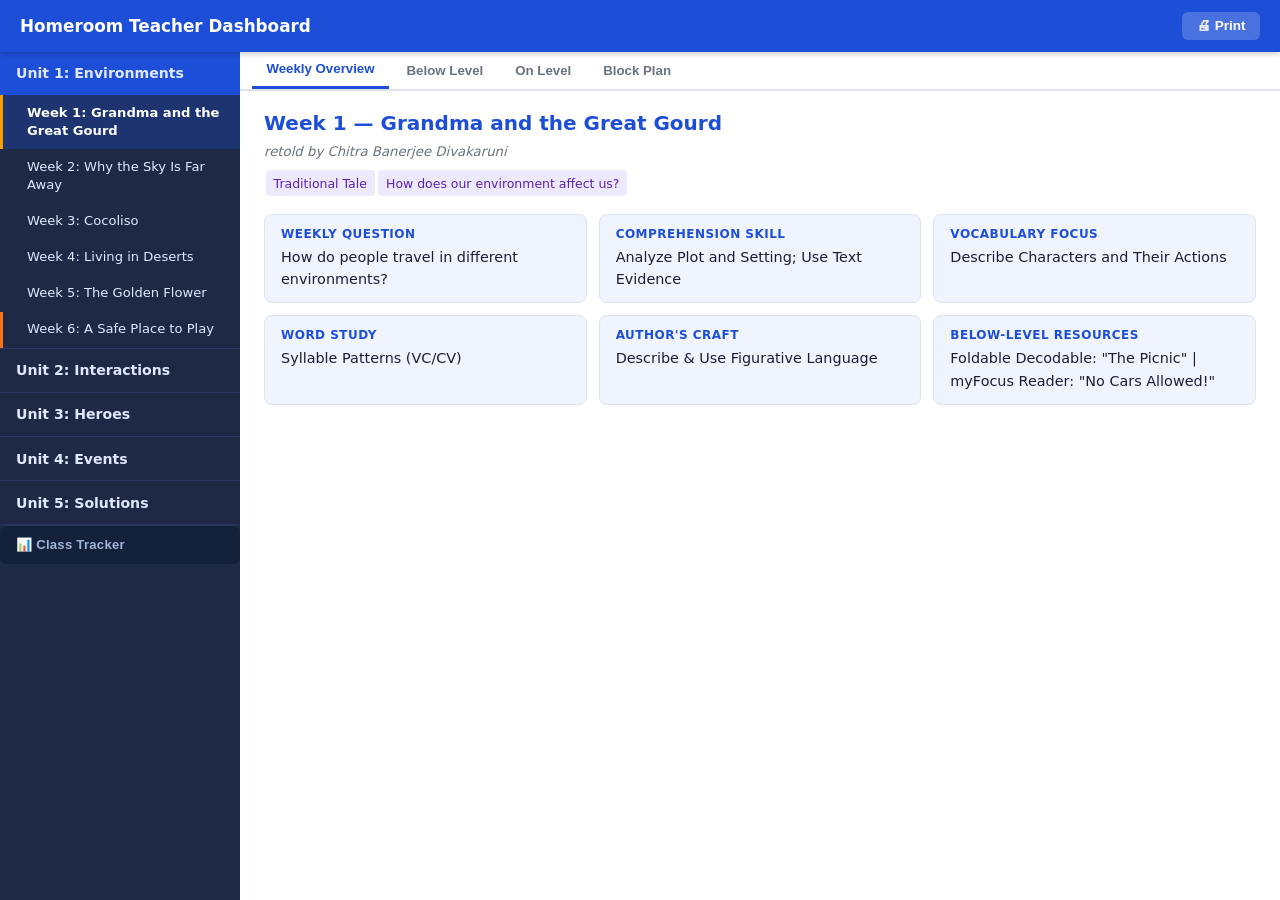
<file: index.html>
<!DOCTYPE html>
<html lang="en">
<head>
<script data-cochat-failure-overlay="true">
(function () {
  function show(msg) {
    var el = document.getElementById('cc-fail');
    if (!el) {
      el = document.createElement('div'); el.id = 'cc-fail';
      el.style.cssText = 'position:fixed;inset:12px;z-index:2147483647;background:#fff;'
        + 'border:1px solid #d4d4d8;border-radius:12px;padding:20px;overflow:auto;'
        + 'font-family:system-ui,-apple-system,sans-serif;color:#27272a;'
        + 'box-shadow:0 4px 16px rgba(0,0,0,.08)';
      el.innerHTML = '<h2 style="margin:0 0 6px;font-size:16px;font-weight:600">'
        + 'This app stopped running</h2>'
        + '<p style="margin:0 0 12px;font-size:14px;color:#52525b">'
        + 'Share the details below in the chat and the assistant can fix it.</p>'
        + '<pre style="white-space:pre-wrap;background:#f4f4f5;border:1px solid #e4e4e7;'
        + 'padding:10px;border-radius:8px;font-size:12px;line-height:1.5;margin:0"></pre>';
      (document.body || document.documentElement).appendChild(el);
    }
    el.querySelector('pre').textContent += msg + '\n';
  }
  window.__ccFail = show;
  window.addEventListener('error', function (e) {
    if (e.target && (e.target.src || e.target.href)) {
      show('Could not load: ' + (e.target.src || e.target.href));
    } else {
      show((e.message || 'Unknown error') + (e.lineno ? ' (line ' + e.lineno + ')' : ''));
    }
  }, true);
  window.addEventListener('unhandledrejection', function (e) {
    show('Promise error: ' + (e.reason && e.reason.message ? e.reason.message : e.reason));
  });
})();
</script>
<script data-cochat-helper="true">
// Dark mode sync from parent
window.addEventListener('message', function(e) {
    if (e.data && e.data.type === 'darkMode') {
        document.documentElement.classList.toggle('dark', e.data.dark);
    }
});

// CoChat helpers — bridge to the parent window for authenticated calls.
// The artifact iframe has no ``allow-same-origin``, so localStorage and
// direct same-origin fetches with auth do not work here. The parent
// attaches the user's token, picks a model (preferring the active chat's
// selection over a platform default), and proxies to an allow-listed
// endpoint. If your caller wants to pin a specific model id, set
// ``window._cochatModel = '<model-id>'`` before invoking ``cochat.ask``.
(function() {
    // An artifact that ships its own bridge object keeps it; the host's copy
    // only fills the gap.
    if (window.cochat) { return; }
    var _pending = {};
    var _seq = 0;
    var _BRIDGE_TIMEOUT_MS = 30000;

    function _newRequestId() {
        _seq += 1;
        return 'cochat-' + Date.now().toString(36) + '-' + _seq.toString(36);
    }

    window.addEventListener('message', function(e) {
        var data = e.data;
        if (!data || data.type !== 'cochat:bridge:response') return;
        var pending = _pending[data.requestId];
        if (!pending) return;
        delete _pending[data.requestId];
        clearTimeout(pending.timer);
        if (data.error) {
            pending.reject(new Error(data.error));
        } else {
            pending.resolve(data);
        }
    });

    function _bridge(message) {
        return new Promise(function(resolve, reject) {
            if (!window.parent || window.parent === window) {
                reject(new Error('CoChat bridge unavailable: no parent window'));
                return;
            }
            var requestId = _newRequestId();
            var timer = setTimeout(function() {
                if (_pending[requestId]) {
                    delete _pending[requestId];
                    reject(new Error('CoChat bridge timed out after 30s'));
                }
            }, _BRIDGE_TIMEOUT_MS);
            _pending[requestId] = { resolve: resolve, reject: reject, timer: timer };
            try {
                window.parent.postMessage(
                    Object.assign({ requestId: requestId }, message),
                    '*'
                );
            } catch (err) {
                delete _pending[requestId];
                clearTimeout(timer);
                reject(err);
            }
        });
    }

    window.cochat = {
        // Call the LLM. The parent attaches auth and uses the current chat's model.
        // Usage: const reply = await cochat.ask("What is 2+2?", {system: "..."});
        ask: async function(prompt, options) {
            options = options || {};
            var model = (options && options.model) || window._cochatModel || '';
            var resp = await _bridge({
                type: 'cochat:ask',
                prompt: prompt,
                system: options.system || '',
                model: model
            });
            if (resp && typeof resp.content === 'string') return resp.content;
            return '';
        },

        // Proxied external HTTP call. Goes through /api/proxy parent-side.
        // Usage: const r = await cochat.fetch({method:'GET', url:'https://api.example.com/x'});
        fetch: async function(opts) {
            opts = opts || {};
            var resp = await _bridge({
                type: 'cochat:proxy',
                method: opts.method || 'GET',
                url: opts.url || '',
                headers: opts.headers || {},
                body: typeof opts.body === 'string' ? opts.body : (opts.body == null ? '' : JSON.stringify(opts.body))
            });
            return {
                ok: !!resp.ok,
                status: resp.status || 0,
                headers: resp.headers || {},
                body: resp.body || '',
                json: function() {
                    try { return JSON.parse(resp.body || ''); } catch (e) { return null; }
                }
            };
        }
    };
})();
</script>
<style data-cochat-base="true">
/*
 * CoChat artifact base theme.
 *
 * Inlined by `html_document.py:_artifact_renderer` into every HTML artifact's
 * <head>. The variables are always defined (harmless), the opinionated styles
 * are gated under `.cochat-base` so they only apply when the LLM opts in by
 * adding ``class="cochat-base"`` to <body>.
 *
 * Sources of truth (kept in sync with):
 *   src/app.css        — the `.cochat-artifact`-scoped --cc-* tokens
 *   tailwind.config.js — the cochat color scale
 *
 * Dark mode contract:
 *   The parent posts {type:'darkMode', dark} on iframe load and toggles
 *   `html.dark` via the listener injected by `_artifact_renderer`. We key the
 *   dark variables off `html.dark` (authoritative), plus a `prefers-color-
 *   scheme` fallback for the standalone /artifacts/[id] viewer and the brief
 *   pre-postMessage window.
 */

:root {
    /* Brand */
    --cc-primary: #811a71;
    --cc-primary-light: #9e3d8e;
    --cc-primary-dark: #5e1252;
    --cc-primary-subtle: rgba(129, 26, 113, 0.08);
    --cc-secondary: #450077;
    --cc-accent: #0ea371;
    --cc-accent-light: #12c98a;
    --cc-accent-subtle: rgba(14, 163, 113, 0.1);

    /* Neutrals */
    --cc-gray-50: #f9fafb;
    --cc-gray-100: #f3f4f6;
    --cc-gray-200: #e5e7eb;
    --cc-gray-300: #d1d5db;
    --cc-gray-400: #9ca3af;
    --cc-gray-500: #6b7280;
    --cc-gray-600: #4b5563;
    --cc-gray-700: #374151;
    --cc-gray-800: #1f2937;
    --cc-gray-900: #111827;

    /* Surfaces & text */
    --cc-surface: #ffffff;
    --cc-surface-soft: #fafafa;
    --cc-surface-muted: #f3f4f6;
    --cc-border: #e5e7eb;
    --cc-border-strong: #d1d5db;
    --cc-text: #111827;
    --cc-text-soft: #4b5563;
    --cc-text-muted: #6b7280;

    /* Semantic */
    --cc-success: #16a34a;
    --cc-warning: #d97706;
    --cc-danger: #dc2626;
    --cc-info: #2563eb;

    /* Radius */
    --cc-radius-xs: 4px;
    --cc-radius-sm: 6px;
    --cc-radius-md: 8px;
    --cc-radius-lg: 12px;
    --cc-radius-xl: 16px;
    --cc-radius-pill: 999px;

    /* Shadows */
    --cc-shadow-xs: 0 1px 2px rgba(0, 0, 0, 0.04);
    --cc-shadow-sm: 0 1px 3px rgba(0, 0, 0, 0.08);
    --cc-shadow-md: 0 4px 12px rgba(0, 0, 0, 0.08);
    --cc-shadow-lg: 0 8px 24px rgba(0, 0, 0, 0.12);
    --cc-shadow-focus: 0 0 0 3px rgba(129, 26, 113, 0.25);

    /* Typography */
    --cc-font-sans: -apple-system, BlinkMacSystemFont, 'Segoe UI', Roboto,
        'Helvetica Neue', Arial, sans-serif;
    --cc-font-mono: ui-monospace, SFMono-Regular, 'JetBrains Mono', Menlo,
        Consolas, monospace;
}

/* Dark mode — authoritative, driven by parent's html.dark toggle */
html.dark {
    --cc-primary: #d43ea6;
    --cc-primary-light: #e87bc5;
    --cc-primary-dark: #811a71;
    --cc-primary-subtle: rgba(212, 62, 166, 0.14);
    --cc-secondary: #9e3d8e;
    --cc-accent: #12c98a;
    --cc-accent-light: #34d399;
    --cc-accent-subtle: rgba(18, 201, 138, 0.14);

    --cc-gray-50: #171717;
    --cc-gray-100: #262626;
    --cc-gray-200: #333333;
    --cc-gray-300: #4e4e4e;
    --cc-gray-400: #676767;
    --cc-gray-500: #9b9b9b;
    --cc-gray-600: #b4b4b4;
    --cc-gray-700: #cdcdcd;
    --cc-gray-800: #ececec;
    --cc-gray-900: #f9f9f9;

    --cc-surface: #262626;
    --cc-surface-soft: #1f1f1f;
    --cc-surface-muted: #333333;
    --cc-border: #2a2a2a;
    --cc-border-strong: #4e4e4e;
    --cc-text: #eeeeee;
    --cc-text-soft: #cdcdcd;
    --cc-text-muted: #9b9b9b;

    --cc-success: #4ade80;
    --cc-warning: #fbbf24;
    --cc-danger: #f87171;
    --cc-info: #60a5fa;

    --cc-shadow-xs: 0 1px 2px rgba(0, 0, 0, 0.3);
    --cc-shadow-sm: 0 1px 3px rgba(0, 0, 0, 0.35);
    --cc-shadow-md: 0 4px 12px rgba(0, 0, 0, 0.4);
    --cc-shadow-lg: 0 8px 24px rgba(0, 0, 0, 0.5);
    --cc-shadow-focus: 0 0 0 3px rgba(212, 62, 166, 0.35);
}

/*
 * System-preference fallback for contexts where the parent hasn't (yet)
 * posted darkMode — e.g. the standalone /artifacts/[id] viewer or the
 * first paint before the load handler fires. `html.light` (if ever set)
 * pins light; `html.dark` (above) pins dark and wins via specificity.
 */
@media (prefers-color-scheme: dark) {
    :root:not(.light):not(.dark) {
        --cc-primary: #d43ea6;
        --cc-primary-light: #e87bc5;
        --cc-primary-dark: #811a71;
        --cc-primary-subtle: rgba(212, 62, 166, 0.14);
        --cc-secondary: #9e3d8e;
        --cc-accent: #12c98a;
        --cc-accent-light: #34d399;
        --cc-accent-subtle: rgba(18, 201, 138, 0.14);

        --cc-gray-50: #171717;
        --cc-gray-100: #262626;
        --cc-gray-200: #333333;
        --cc-gray-300: #4e4e4e;
        --cc-gray-400: #676767;
        --cc-gray-500: #9b9b9b;
        --cc-gray-600: #b4b4b4;
        --cc-gray-700: #cdcdcd;
        --cc-gray-800: #ececec;
        --cc-gray-900: #f9f9f9;

        --cc-surface: #262626;
        --cc-surface-soft: #1f1f1f;
        --cc-surface-muted: #333333;
        --cc-border: #2a2a2a;
        --cc-border-strong: #4e4e4e;
        --cc-text: #eeeeee;
        --cc-text-soft: #cdcdcd;
        --cc-text-muted: #9b9b9b;

        --cc-success: #4ade80;
        --cc-warning: #fbbf24;
        --cc-danger: #f87171;
        --cc-info: #60a5fa;
    }
}

/* ============================================================ *
 *  Opt-in opinionated styles                                   *
 *  Apply ONLY when <body class="cochat-base"> is present.      *
 *  Without the class, only the CSS variables above exist —     *
 *  zero visual effect on styled mockups.                       *
 * ============================================================ */

.cochat-base,
.cochat-base *,
.cochat-base *::before,
.cochat-base *::after {
    box-sizing: border-box;
}

.cochat-base {
    margin: 0;
    background: var(--cc-surface);
    color: var(--cc-text);
    font-family: var(--cc-font-sans);
    font-size: 14px;
    line-height: 1.5;
    -webkit-font-smoothing: antialiased;
    -moz-osx-font-smoothing: grayscale;
    accent-color: var(--cc-primary);
}

/* Headings */
.cochat-base h1,
.cochat-base h2,
.cochat-base h3,
.cochat-base h4,
.cochat-base h5,
.cochat-base h6 {
    margin: 0 0 0.5em;
    color: var(--cc-text);
    font-weight: 600;
    line-height: 1.25;
}
.cochat-base h1 { font-size: 1.5rem; }
.cochat-base h2 { font-size: 1.25rem; }
.cochat-base h3 { font-size: 1.125rem; }
.cochat-base h4 { font-size: 1rem; }

.cochat-base p { margin: 0 0 0.75em; }
.cochat-base small { color: var(--cc-text-muted); font-size: 0.875em; }

/* Links */
.cochat-base a {
    color: var(--cc-primary);
    text-decoration: none;
    transition: color 0.15s ease;
}
.cochat-base a:hover { color: var(--cc-primary-light); text-decoration: underline; }

/* Horizontal rule */
.cochat-base hr {
    border: 0;
    border-top: 1px solid var(--cc-border);
    margin: 1rem 0;
}

/* Buttons */
.cochat-base .cc-btn {
    display: inline-flex;
    align-items: center;
    justify-content: center;
    gap: 0.5em;
    padding: 0.5rem 0.9rem;
    border: 1px solid var(--cc-border-strong);
    border-radius: var(--cc-radius-md);
    background: var(--cc-surface-soft);
    color: var(--cc-text);
    font: inherit;
    font-weight: 500;
    cursor: pointer;
    transition: background 0.15s ease, border-color 0.15s ease, color 0.15s ease, box-shadow 0.15s ease;
}
.cochat-base .cc-btn:hover { background: var(--cc-surface-muted); border-color: var(--cc-primary); }
.cochat-base .cc-btn:disabled { opacity: 0.55; cursor: not-allowed; }

.cochat-base .cc-btn-primary {
    background: var(--cc-primary);
    border-color: var(--cc-primary);
    color: #fff;
}
.cochat-base .cc-btn-primary:hover {
    background: var(--cc-primary-light);
    border-color: var(--cc-primary-light);
    color: #fff;
}

.cochat-base .cc-btn-ghost {
    background: transparent;
    border-color: transparent;
    color: var(--cc-text-soft);
}
.cochat-base .cc-btn-ghost:hover {
    background: var(--cc-primary-subtle);
    color: var(--cc-primary);
}

/* Cards & panels */
.cochat-base .cc-card {
    background: var(--cc-surface);
    border: 1px solid var(--cc-border);
    border-radius: var(--cc-radius-lg);
    padding: 1rem;
    box-shadow: var(--cc-shadow-sm);
}
.cochat-base .cc-panel {
    background: var(--cc-surface-soft);
    border: 1px solid var(--cc-border);
    border-radius: var(--cc-radius-md);
    padding: 0.75rem;
}

/* Inputs */
.cochat-base .cc-input,
.cochat-base .cc-select,
.cochat-base .cc-textarea {
    width: 100%;
    padding: 0.5rem 0.7rem;
    background: var(--cc-surface);
    color: var(--cc-text);
    border: 1px solid var(--cc-border-strong);
    border-radius: var(--cc-radius-md);
    font: inherit;
    transition: border-color 0.15s ease, box-shadow 0.15s ease;
}
.cochat-base .cc-input:focus,
.cochat-base .cc-select:focus,
.cochat-base .cc-textarea:focus {
    outline: none;
    border-color: var(--cc-primary);
    box-shadow: var(--cc-shadow-focus);
}
.cochat-base .cc-textarea { min-height: 5rem; resize: vertical; }
.cochat-base label { display: inline-block; margin-bottom: 0.25rem; color: var(--cc-text-soft); font-size: 0.875em; }

/* Range slider — brand-tinted thumb in all browsers that support accent-color */
.cochat-base input[type='range'] { accent-color: var(--cc-primary); }

/* Tables */
.cochat-base table {
    width: 100%;
    border-collapse: collapse;
    font-size: 0.9375em;
}
.cochat-base th,
.cochat-base td {
    padding: 0.5rem 0.75rem;
    border-bottom: 1px solid var(--cc-border);
    text-align: left;
    vertical-align: top;
}
.cochat-base th { color: var(--cc-text-soft); font-weight: 600; background: var(--cc-surface-soft); }

/* Code */
.cochat-base code,
.cochat-base pre {
    font-family: var(--cc-font-mono);
    font-size: 0.875em;
}
.cochat-base code {
    background: var(--cc-surface-muted);
    color: var(--cc-text);
    padding: 0.1em 0.35em;
    border-radius: var(--cc-radius-xs);
}
.cochat-base pre {
    background: var(--cc-surface-muted);
    color: var(--cc-text);
    padding: 0.75rem 1rem;
    border-radius: var(--cc-radius-md);
    overflow-x: auto;
}
.cochat-base pre code { background: transparent; padding: 0; }

/* Focus ring for keyboard users (interactive elements not already covered) */
.cochat-base :focus-visible {
    outline: none;
    box-shadow: var(--cc-shadow-focus);
    border-radius: var(--cc-radius-sm);
}

/* Selection */
.cochat-base ::selection {
    background: var(--cc-primary-subtle);
    color: var(--cc-text);
}

/* Scrollbars (WebKit) — subtle, brand-tinted */
.cochat-base ::-webkit-scrollbar { width: 10px; height: 10px; }
.cochat-base ::-webkit-scrollbar-track { background: transparent; }
.cochat-base ::-webkit-scrollbar-thumb {
    background: var(--cc-border-strong);
    border-radius: var(--cc-radius-pill);
}
.cochat-base ::-webkit-scrollbar-thumb:hover { background: var(--cc-primary); }

/* Respect reduced motion */
@media (prefers-reduced-motion: reduce) {
    .cochat-base *,
    .cochat-base *::before,
    .cochat-base *::after {
        animation-duration: 0.001ms !important;
        animation-iteration-count: 1 !important;
        transition-duration: 0.001ms !important;
        scroll-behavior: auto !important;
    }
}

</style>
<meta charset="UTF-8">
<meta name="viewport" content="width=device-width, initial-scale=1.0">
<title>Homeroom Teacher Dashboard</title>
<link rel="stylesheet" href="style.css">
</head>
<body>
<header>
  <h1 id="hr-dash-title" title="Click to set your name" style="cursor:pointer">Homeroom Teacher Dashboard</h1>
  <div class="header-controls">
    <button id="print-btn">🖨 Print</button>
  </div>
</header>
<div id="app">
  <div id="sidebar"></div>
  <div id="main">
    <div id="tabs"></div>
    <div id="lesson-content"></div>
  </div>
</div>

<!-- Lesson data — already on your GitHub, loads fine -->
<script src="data_u1.js"></script>
<script src="data_u2.js"></script>
<script src="data_u3.js"></script>
<script src="data_u4.js"></script>
<script src="data_u5.js"></script>

<!-- ── PASSAGES — embedded inline, no separate file needed ── -->
<script>
window.HR_STORIES=[
{id:1,t:"The Lost Kitten",wc:118,p:"Max was determined to finish watering the garden before dinner. As he carried the heavy watering can, he heard a faint sound coming from the bushes. Curious, he leaned closer and discovered a tiny, shivering kitten tangled in the branches. Its fur was damp, and its eyes looked frightened. Max carefully untangled the kitten and carried it inside. He managed to dry it with a soft towel and poured warm milk into a small bowl. At first, the kitten refused to drink, but Max patiently encouraged it. Finally, the kitten began to sip, and its tail flicked with relief. Max realized that helping the kitten required more than kindness \u2014 it demanded patience and responsibility.",dok:[{lvl:1,pts:1,q1:"Who found the kitten?",a1:"Max",q2:"Where was the kitten hiding?",a2:"In the bushes"},{lvl:2,pts:2,q1:"Why was the kitten shivering?",a1:"It was wet and scared",q2:"What did Max do after bringing it inside?",a2:"Dried it and gave it warm milk"},{lvl:3,pts:3,q1:"What does Max's behavior show about his personality?",a1:"He is patient and responsible",q2:"Why does the author describe the kitten's tail flicking?",a2:"To show it felt safe and relieved"},{lvl:4,pts:4,q1:"Was Max's response the best way to help?",a1:"Open-ended: connects Max's actions to responsible animal care",q2:"Compare caring for a found animal to professional rescue.",a2:"Both require responsibility and care"}]},
{id:2,t:"The Red Kite",wc:100,p:"Lily loved Saturdays because they meant time with her grandmother. One breezy afternoon, her grandmother handed her a bright red kite with a long ribbon tail. Lily ran across the yard, and the wind lifted the kite high into the sky. Suddenly, the string tangled, and the kite dipped dangerously. Lily felt frustrated but remembered her grandmother's advice: 'Dreams fly higher when you don't give up.' She untangled the string carefully and tried again. This time, the kite soared even higher, dancing against the clouds. Lily realized that persistence was the key to success, whether with kites or with dreams.",dok:[{lvl:1,pts:1,q1:"Who is the main character?",a1:"Lily",q2:"When did she fly her kite?",a2:"Saturday afternoon"},{lvl:2,pts:2,q1:"What challenge did Lily face?",a1:"The string tangled and kite dipped",q2:"How did she solve it?",a2:"Untangled string and tried again"},{lvl:3,pts:3,q1:"What does Lily's persistence show?",a1:"Determination and resilience",q2:"Why is the grandmother's gift meaningful?",a2:"It symbolizes dreaming big"},{lvl:4,pts:4,q1:"How does kite flying connect to life goals?",a1:"Teaches persistence and reaching high",q2:"Compare kite flying to another activity requiring persistence.",a2:"Both need practice and effort"}]},
{id:3,t:"Fresh Apples",wc:96,p:"Sam's father owned a small orchard filled with apple trees. One crisp autumn morning, Sam was asked to gather apples for a pie. He carefully picked five shiny red apples and placed them in a basket. As he walked back, one apple slipped out and rolled across the grass. Sam chased it, laughing, and returned with all five. His mother praised his effort and began slicing the apples. The sweet smell of cinnamon filled the kitchen, and Sam felt proud that his work contributed to the family's meal. He realized that even small tasks could bring joy and connection.",dok:[{lvl:1,pts:1,q1:"Who gathered the apples?",a1:"Sam",q2:"How many apples did he pick?",a2:"Five"},{lvl:2,pts:2,q1:"What was the apples' purpose?",a1:"To make a pie",q2:"What happened to one apple?",a2:"It rolled away but Sam retrieved it"},{lvl:3,pts:3,q1:"What does Sam's effort show?",a1:"Pride and responsibility",q2:"Why is the family meal important?",a2:"It strengthens family bonds"},{lvl:4,pts:4,q1:"How does helping with chores build character?",a1:"It teaches responsibility and teamwork",q2:"Compare homegrown apples to store-bought ones.",a2:"Homegrown apples connect families to nature"}]},
{id:4,t:"The Little Frog",wc:77,p:"A small green frog sat on a wet log near the pond. It watched a fly buzzing close by. The frog leapt forward, but the fly escaped. Determined, the frog waited patiently until another fly came near. This time, it snapped its tongue out quickly and caught the insect. The frog's belly was full, and it croaked happily. The pond echoed with sounds of frogs, crickets, and splashing fish. The frog realized that patience and timing were just as important as strength.",dok:[{lvl:1,pts:1,q1:"What animal is the story about?",a1:"A frog",q2:"Where was the frog sitting?",a2:"On a wet log near the pond"},{lvl:2,pts:2,q1:"What did the frog try to catch?",a1:"A fly",q2:"What happened on the first attempt?",a2:"The fly escaped"},{lvl:3,pts:3,q1:"What does the frog's persistence show?",a1:"Patience and determination",q2:"Why is timing important for the frog?",a2:"It helps catch food successfully"},{lvl:4,pts:4,q1:"How does the frog's behavior relate to human problem-solving?",a1:"Both require patience and persistence",q2:"Compare the frog's pond to another animal's habitat.",a2:"Each habitat provides food and safety"}]},
{id:5,t:"Baking Sweet Cookies",wc:92,p:"Ben loved baking with his grandmother. One rainy afternoon, they decided to make chocolate chip cookies. Ben measured the flour carefully, but when he scooped sugar, some spilled onto the counter. His grandmother smiled and said, 'Mistakes happen; we just clean them up.' Together, they mixed butter, sugar, and chocolate chips until the dough was ready. The oven filled the kitchen with a warm, sweet smell. When the cookies were done, Ben proudly shared them with his family. He realized that baking was not only about food but also about patience, teamwork, and joy.",dok:[{lvl:1,pts:1,q1:"Who baked cookies with Ben?",a1:"His grandmother",q2:"What kind of cookies did they make?",a2:"Chocolate chip"},{lvl:2,pts:2,q1:"What mistake did Ben make?",a1:"He spilled sugar",q2:"How did his grandmother respond?",a2:"She said mistakes happen and helped clean up"},{lvl:3,pts:3,q1:"What does baking teach Ben?",a1:"Patience and teamwork",q2:"Why is sharing cookies important?",a2:"It brings family joy"},{lvl:4,pts:4,q1:"How does baking connect to learning life skills?",a1:"It teaches responsibility and cooperation",q2:"Compare baking with family to baking alone.",a2:"Baking with family builds connection and happiness"}]},
{id:6,t:"The Busy Ants",wc:80,p:"On a warm summer day, a colony of ants worked together near a dirt hill. Some ants carried crumbs twice their size, while others dug tunnels to make the hill stronger. A few ants stood guard, watching for danger. As the food pile grew, the ants moved quickly and efficiently, never stopping to rest. Their teamwork made the colony stronger, and each ant played an important role. The ants showed that cooperation and persistence could achieve more than one ant alone.",dok:[{lvl:1,pts:1,q1:"What insects are in the story?",a1:"Ants",q2:"Where did they work?",a2:"Near a dirt hill"},{lvl:2,pts:2,q1:"What did the ants carry?",a1:"Crumbs",q2:"Why did some ants dig tunnels?",a2:"To make the hill stronger"},{lvl:3,pts:3,q1:"What does the ants' teamwork show?",a1:"Cooperation and persistence",q2:"Why did some ants stand guard?",a2:"To protect the colony from danger"},{lvl:4,pts:4,q1:"How does teamwork help both ants and humans?",a1:"It allows groups to achieve more together",q2:"Compare ant teamwork to a human group project.",a2:"Both require cooperation and shared effort"}]},
{id:7,t:"The Lost Key",wc:74,p:"Anna loved exploring her grandmother's attic. One afternoon, she discovered a small wooden box with a rusty lock. She searched the attic until she found an old key on the kitchen table. Excited, Anna unlocked the box and found letters, seashells, and a faded photograph. Her grandmother explained that these were treasures from her childhood. Anna realized that the box held memories more valuable than gold. She felt proud to have uncovered a piece of family history.",dok:[{lvl:1,pts:1,q1:"Who found the box?",a1:"Anna",q2:"Where was the key?",a2:"On the kitchen table"},{lvl:2,pts:2,q1:"What did the box contain?",a1:"Letters, seashells, and a photograph",q2:"Why was Anna excited?",a2:"She unlocked the box and found treasures"},{lvl:3,pts:3,q1:"What does the box symbolize?",a1:"Family memories and history",q2:"How did Anna feel after opening it?",a2:"Proud and connected to her grandmother"},{lvl:4,pts:4,q1:"Why are memories more valuable than gold?",a1:"They hold emotional meaning and connection",q2:"Compare Anna's treasure to something you value.",a2:"Both represent personal importance"}]},
{id:8,t:"Swimming Pool Fun",wc:72,p:"Leo and his sister spent the afternoon at the community pool. They splashed, played with a beach ball, and raced each other across the water. After an hour, Leo noticed his fingers were wrinkled. His sister laughed and said it meant he had been swimming too long. They climbed out, dried off, and enjoyed popsicles together. Leo realized that swimming was not just fun but also a way to bond with his sister.",dok:[{lvl:1,pts:1,q1:"Who went swimming?",a1:"Leo and his sister",q2:"What did they play with?",a2:"A beach ball"},{lvl:2,pts:2,q1:"Why were Leo's fingers wrinkled?",a1:"He had been swimming too long",q2:"What did they do after swimming?",a2:"Dried off and ate popsicles"},{lvl:3,pts:3,q1:"What does swimming teach Leo?",a1:"Bonding and fun with family",q2:"Why is playing together important?",a2:"It strengthens relationships"},{lvl:4,pts:4,q1:"How does swimming compare to other family activities?",a1:"Both build connection and joy",q2:"Why is balance important in fun activities?",a2:"Balance keeps experiences healthy"}]},
{id:9,t:"Planting Seeds",wc:67,p:"Maya wanted to grow a sunflower in her backyard. She dug a small hole with a shovel, placed a seed inside, and covered it with soil. Every day, she watered the spot and waited patiently. Weeks later, a green sprout appeared, and soon a tall sunflower bloomed with golden petals. Maya felt proud of her effort and realized that patience and care were needed to help things grow.",dok:[{lvl:1,pts:1,q1:"Who planted the seed?",a1:"Maya",q2:"What kind of seed was it?",a2:"Sunflower"},{lvl:2,pts:2,q1:"What tool did Maya use?",a1:"A shovel",q2:"What did she do daily?",a2:"Watered the seed"},{lvl:3,pts:3,q1:"What does the sunflower symbolize?",a1:"Growth and patience",q2:"How did Maya feel when it bloomed?",a2:"Proud and accomplished"},{lvl:4,pts:4,q1:"How does caring for plants teach responsibility?",a1:"It requires daily effort and patience",q2:"Compare caring for a plant to caring for a pet.",a2:"Both need attention and consistency"}]},
{id:10,t:"The Train Ride",wc:59,p:"Mark loved traveling by train. One afternoon, he sat by the window as the train sped past trees, rivers, and small towns. He imagined adventures waiting in each place. The rhythmic sound of the train wheels made him feel excited and curious. Mark realized that journeys were not only about reaching a destination but also about enjoying the ride itself.",dok:[{lvl:1,pts:1,q1:"Who rode the train?",a1:"Mark",q2:"Where did he sit?",a2:"By the window"},{lvl:2,pts:2,q1:"What did Mark see outside?",a1:"Trees, rivers, and towns",q2:"How did the train sound make him feel?",a2:"Excited and curious"},{lvl:3,pts:3,q1:"What does Mark's imagination show?",a1:"Curiosity and creativity",q2:"Why is the journey important?",a2:"It teaches enjoyment beyond the destination"},{lvl:4,pts:4,q1:"How does train travel compare to other travel?",a1:"It allows observation and reflection",q2:"Why is enjoying the journey valuable in life?",a2:"It makes experiences meaningful"}]},
{id:11,t:"The Missing Homework",wc:71,p:"Jake rushed into class, realizing he had left his homework on his desk at home. His stomach twisted with worry as the teacher asked for assignments. Jake explained honestly, and the teacher gave him an extra page to complete during recess. Though disappointed, Jake worked hard and finished the task. When he handed it in, the teacher praised his determination. Jake learned that mistakes can be fixed with effort and honesty.",dok:[{lvl:1,pts:1,q1:"Who forgot his homework?",a1:"Jake",q2:"Where was the homework left?",a2:"On his desk at home"},{lvl:2,pts:2,q1:"How did Jake feel?",a1:"Nervous and worried",q2:"What did the teacher do?",a2:"Gave him an extra page to complete"},{lvl:3,pts:3,q1:"What does Jake's effort show?",a1:"Determination and responsibility",q2:"Why did the teacher praise him?",a2:"For fixing his mistake with effort"},{lvl:4,pts:4,q1:"How does honesty help in school?",a1:"It builds trust and responsibility",q2:"Compare Jake's response to how you would react.",a2:"Both involve facing mistakes honestly"}]},
{id:12,t:"Camping at Night",wc:59,p:"One summer evening, a family set up tents near a quiet lake. They roasted marshmallows over a fire, told stories, and sang songs under the stars. The night air was cool, and crickets chirped nearby. As the fire dimmed, the family huddled together, feeling peaceful and safe. Camping reminded them that simple moments outdoors could bring joy and closeness.",dok:[{lvl:1,pts:1,q1:"What food did Dad roast over the fire?",a1:"Marshmallows",q2:"Where was the family camping?",a2:"Near a quiet lake"},{lvl:2,pts:2,q1:"What sounds did they hear at night?",a1:"Crickets chirping",q2:"How did they feel at night?",a2:"Peaceful and safe"},{lvl:3,pts:3,q1:"What does camping show about family?",a1:"It builds closeness and joy",q2:"Why are simple moments important?",a2:"They create lasting memories"},{lvl:4,pts:4,q1:"How does camping compare to staying home?",a1:"Camping connects families to nature",q2:"Why is outdoor time valuable?",a2:"It refreshes and strengthens relationships"}]},
{id:13,t:"The New Library Book",wc:56,p:"Elena visited the library and chose a book about dinosaurs. She flipped through pages filled with colorful illustrations and facts. Some dinosaurs looked frightening, but Elena was fascinated by their size and strength. She borrowed the book and read it at home, eager to learn more. Elena realized that books could open doors to new worlds and ideas.",dok:[{lvl:1,pts:1,q1:"Who visited the library?",a1:"Elena",q2:"What kind of book did she choose?",a2:"A book about dinosaurs"},{lvl:2,pts:2,q1:"What did the book contain?",a1:"Illustrations and facts",q2:"How did Elena feel about the dinosaurs?",a2:"Fascinated, though some looked frightening"},{lvl:3,pts:3,q1:"What does Elena's interest show?",a1:"Curiosity and eagerness to learn",q2:"Why are books powerful?",a2:"They open doors to new worlds"},{lvl:4,pts:4,q1:"How does reading compare to visiting a museum?",a1:"Both teach and inspire learning",q2:"Why is curiosity important?",a2:"It drives discovery and growth"}]},
{id:14,t:"A Puppy in the Rain",wc:62,p:"A small brown puppy wandered onto the porch during a storm. Its fur was soaked, and it shivered from the cold. When the rain stopped, the puppy shook itself dry and chased a butterfly across the yard. The family watching smiled, realizing the puppy had found comfort and joy after fear. The storm reminded them that challenges can lead to brighter moments.",dok:[{lvl:1,pts:1,q1:"What animal came to the porch?",a1:"A puppy",q2:"What color was it?",a2:"Brown"},{lvl:2,pts:2,q1:"Why was the puppy shivering?",a1:"It was wet and cold",q2:"What did the puppy do after the rain?",a2:"Shook itself dry and chased a butterfly"},{lvl:3,pts:3,q1:"What does the puppy's change show?",a1:"Fear can turn into joy",q2:"Why did the family smile?",a2:"They saw the puppy's happiness"},{lvl:4,pts:4,q1:"How do animals and humans react to storms?",a1:"Both feel fear but find relief afterward",q2:"Why are challenges important?",a2:"They lead to growth and brighter moments"}]},
{id:15,t:"The Winter Snowman",wc:55,p:"Tom loved winter snow. One morning, he rolled three large snowballs and stacked them to build a snowman. He added a carrot for the nose and buttons for the eyes. When his family came outside, they admired his creation. Tom felt proud of his creativity and effort. The snowman stood tall as a symbol of joy and imagination.",dok:[{lvl:1,pts:1,q1:"Who built the snowman?",a1:"Tom",q2:"How many snowballs did he use?",a2:"Three"},{lvl:2,pts:2,q1:"What did Tom use for the nose?",a1:"A carrot",q2:"What did he use for the eyes?",a2:"Buttons"},{lvl:3,pts:3,q1:"What does the snowman show about Tom?",a1:"Creativity and pride",q2:"Why did his family admire it?",a2:"It showed effort and imagination"},{lvl:4,pts:4,q1:"How does building a snowman compare to other winter activities?",a1:"Both bring joy and creativity",q2:"Why is imagination important in play?",a2:"It makes experiences meaningful and fun"}]},
{id:16,t:"The Art Project",wc:65,p:"Kim loved creating art in school. For her project, she decided to build a spaceship from cardboard. She painted stars on the sides and glued shiny paper to make windows. Using scissors and glue, she carefully shaped the rocket. When she presented it to the class, everyone admired her creativity. Kim realized that art was more than colors and shapes \u2014 it was imagination brought to life.",dok:[{lvl:1,pts:1,q1:"Who made the art project?",a1:"Kim",q2:"What did she build?",a2:"A spaceship"},{lvl:2,pts:2,q1:"What materials did Kim use?",a1:"Cardboard, scissors, glue, shiny paper",q2:"What did she paint on the sides?",a2:"Stars"},{lvl:3,pts:3,q1:"What does Kim's project show?",a1:"Creativity and imagination",q2:"Why did her classmates admire it?",a2:"It showed effort and originality"},{lvl:4,pts:4,q1:"How does art help express ideas?",a1:"It turns imagination into visible form",q2:"Compare art projects to another way of expressing creativity.",a2:"Both allow personal expression"}]},
{id:17,t:"Feeding the Ducks",wc:60,p:"Mia carried a bag of bread to the pond. Four ducks swam quickly toward her, quacking loudly. She tossed pieces of bread, and the ducks gobbled them up. Mia laughed, enjoying the connection with the animals. Feeding the ducks made her feel peaceful and happy. She realized that small acts of kindness could bring joy to both people and animals.",dok:[{lvl:1,pts:1,q1:"Who fed the ducks?",a1:"Mia",q2:"How many ducks came?",a2:"Four"},{lvl:2,pts:2,q1:"What did Mia feed them?",a1:"Bread",q2:"How did the ducks respond?",a2:"Swam quickly and ate eagerly"},{lvl:3,pts:3,q1:"What does Mia's laughter show?",a1:"Joy and connection",q2:"Why is feeding animals meaningful?",a2:"It builds appreciation for nature"},{lvl:4,pts:4,q1:"How does feeding ducks compare to other outdoor activities?",a1:"Both bring peace and enjoyment",q2:"Why are small acts of kindness important?",a2:"They create happiness for all involved"}]},
{id:18,t:"The Lost Hat",wc:55,p:"Lucas wore his favorite birthday hat while walking outside. Suddenly, a strong wind blew it off his head. The hat rolled across the grass, and Lucas chased after it. He used a stick to reach it from under a bush. Relieved, he placed it back on his head. Lucas realized that determination helped him recover something important.",dok:[{lvl:1,pts:1,q1:"Who lost the hat?",a1:"Lucas",q2:"What caused the hat to blow away?",a2:"The wind"},{lvl:2,pts:2,q1:"How did Lucas get the hat back?",a1:"Used a stick to reach it",q2:"Why was the hat special?",a2:"It was a birthday gift"},{lvl:3,pts:3,q1:"What does Lucas's effort show?",a1:"Determination and care",q2:"How did he feel after recovering it?",a2:"Relieved"},{lvl:4,pts:4,q1:"How does losing something outdoors differ from indoors?",a1:"Outdoors requires more effort to recover",q2:"Why is determination important in challenges?",a2:"It helps achieve goals despite obstacles"}]},
{id:19,t:"The Birthday Surprise",wc:51,p:"Nina's friends planned a surprise party. They hid behind the sofa with balloons and a chocolate cake. When Nina walked in, everyone shouted, 'Surprise!' She laughed with joy and hugged her friends. The party was filled with games and laughter. Nina realized that friendship was the best gift of all.",dok:[{lvl:1,pts:1,q1:"Who was surprised?",a1:"Nina",q2:"Where were her friends hiding?",a2:"Behind the sofa"},{lvl:2,pts:2,q1:"What kind of cake did they have?",a1:"Chocolate",q2:"What did the friends plan?",a2:"A surprise party"},{lvl:3,pts:3,q1:"What does the party show about friendship?",a1:"It brings joy and connection",q2:"Why did Nina laugh with joy?",a2:"She felt loved and appreciated"},{lvl:4,pts:4,q1:"How does a surprise party differ from a planned one?",a1:"Surprises create excitement and stronger emotions",q2:"Why is friendship valuable?",a2:"It provides support and happiness"}]},
{id:20,t:"The Beach Shells",wc:52,p:"Leo walked along the sandy beach, searching for shells. He found three colorful shells and placed them in his bucket. Each shell reminded him of summer days filled with sunshine and laughter. As the waves rolled in, Leo felt connected to the ocean's beauty. Collecting shells taught him to appreciate nature's small treasures.",dok:[{lvl:1,pts:1,q1:"Who collected shells?",a1:"Leo",q2:"How many shells did he find?",a2:"Three"},{lvl:2,pts:2,q1:"Where did Leo put the shells?",a1:"In his bucket",q2:"What did the shells remind him of?",a2:"Summer days with sunshine and laughter"},{lvl:3,pts:3,q1:"What does Leo's collection show?",a1:"Love for nature and appreciation",q2:"Why did he feel connected to the ocean?",a2:"The shells symbolized its beauty"},{lvl:4,pts:4,q1:"How does collecting shells compare to other beach activities?",a1:"Both bring joy and connection to nature",q2:"Why are small treasures meaningful?",a2:"They remind us of special experiences"}]},
{id:21,t:"Bird House Builders",wc:58,p:"Ella wanted to build a birdhouse with her father. They gathered wood, nails, and paint. Together, they measured and hammered until the small house was complete. Ella painted it bright blue and hung it on a tree branch. Soon, a bird flew inside, chirping happily. Ella felt proud of her success and realized that teamwork made projects more meaningful.",dok:[{lvl:1,pts:1,q1:"Who built the birdhouse?",a1:"Ella and her father",q2:"Where did they hang it?",a2:"On a tree branch"},{lvl:2,pts:2,q1:"What materials did they use?",a1:"Wood, nails, and paint",q2:"What happened after it was finished?",a2:"A bird flew inside"},{lvl:3,pts:3,q1:"What does Ella's project show?",a1:"Success through teamwork",q2:"Why did she feel proud?",a2:"She completed the project with effort"},{lvl:4,pts:4,q1:"How does building a birdhouse compare to other projects?",a1:"Both require planning and teamwork",q2:"Why is teamwork valuable?",a2:"It makes tasks easier and more meaningful"}]},
{id:22,t:"The Evening Bike Ride",wc:63,p:"Ryan loved riding his bike in the evening. He strapped on his helmet and pedaled down the quiet street. The sunset painted the sky orange and pink, and stars began to appear. The cool breeze brushed his face, and he felt free and peaceful. Ryan realized that evening rides gave him time to reflect and enjoy the beauty of the world around him.",dok:[{lvl:1,pts:1,q1:"Who rode the bike?",a1:"Ryan",q2:"What safety item did he wear?",a2:"A helmet"},{lvl:2,pts:2,q1:"What did Ryan see in the sky?",a1:"Sunset colors and stars",q2:"How did the breeze make him feel?",a2:"Free and peaceful"},{lvl:3,pts:3,q1:"What does Ryan's ride show?",a1:"Freedom and reflection",q2:"Why is evening special for him?",a2:"It allows peace and appreciation"},{lvl:4,pts:4,q1:"How does evening riding compare to daytime riding?",a1:"Evening is calmer and more reflective",q2:"Why is reflection important in life?",a2:"It helps people appreciate experiences"}]}
];
</script>

<!-- ── TRACKER — embedded inline, clean version, no dead code ── -->
<script>
(function(){
"use strict";
var KEY="hr_tracker_v1";
var GROUPS={"Sight Words":{icon:"\uD83D\uDD35",cls:"sw",desc:"VALLSS At Risk \u2014 intensive foundational support"},"Fluency":{icon:"\uD83D\uDFE0",cls:"fl",desc:"VALLSS Some Risk \u2014 strategic fluency support"},"Comprehension":{icon:"\uD83D\uDFE2",cls:"cp",desc:"VALLSS Low Risk \u2014 comprehension deepening"}};
var RISK_MAP={"At Risk":"Sight Words","Some Risk":"Fluency","Low Risk":"Comprehension"};
function uid(){return Date.now().toString(36)+Math.random().toString(36).slice(2,6);}
function load(){try{return JSON.parse(localStorage.getItem(KEY))||{className:"",students:[]};}catch(e){return{className:"",students:[]};}}
function save(d){try{localStorage.setItem(KEY,JSON.stringify(d));}catch(e){}}

var _hrid=null;
var HR_STORIES=window.HR_STORIES||[];
var HR_STATION_META={"Sight Words":{icon:"\uD83D\uDD35",cls:"sw",scoreType:"mastery",goal:80,goalLabel:"80% Mastery"},"Fluency":{icon:"\uD83D\uDFE0",cls:"fl",scoreType:"wpm",goal:90,goalLabel:"90 WPM"},"Comprehension":{icon:"\uD83D\uDFE2",cls:"cp",scoreType:"dok",goal:80,goalLabel:"80% DOK"}};
var HR_DOLCH={"pre":["a","and","away","big","blue","can","come","down","find","for","funny","go","help","here","I","in","is","it","jump","little","look","make","me","my","not","one","play","red","run","said","see","the","three","to","two","up","we","where","yellow","you"],"primer":["all","am","are","at","ate","be","black","brown","but","came","did","do","eat","four","get","good","have","he","into","like","must","new","no","now","on","our","out","please","pretty","ran","ride","saw","say","she","so","soon","that","there","they","this","too","under","want","was","well","went","what","white","who","will","with","yes"],"g1":["after","again","an","any","as","ask","by","could","every","fly","from","give","going","had","has","her","him","his","how","just","know","let","live","may","of","old","once","open","over","put","round","some","stop","take","thank","them","think","walk","were","when"],"g2":["always","around","because","been","before","best","both","buy","call","cold","does","don't","fast","first","five","found","gave","goes","green","its","made","many","off","or","pull","read","right","sing","sit","sleep","tell","their","these","those","upon","us","use","very","wash","which","why","wish","work","would","write","your"],"g3":["about","better","bring","carry","clean","cut","done","draw","drink","eight","fall","far","full","got","grow","hold","hot","hurt","if","keep","kind","laugh","light","long","much","myself","never","nine","only","own","pick","seven","shall","show","six","small","start","ten","today","together","try","warm"]};
var DAYS=["Sunday","Monday","Tuesday","Wednesday","Thursday","Friday","Saturday"];

function getHrtScore(e,station){if(!e)return 0;if(station==="Sight Words")return e.score||0;if(station==="Fluency")return e.wpm||0;var pts=(e.d1q1?1:0)+(e.d1q2?1:0)+(e.d2q1?2:0)+(e.d2q2?2:0)+(e.d3q1?3:0)+(e.d3q2?3:0)+(e.d4q1?4:0)+(e.d4q2?4:0);return e.score||Math.round(pts/20*100);}

function drawHrtChart(stu,meta){
  var cv=document.getElementById("hrt-canvas");if(!cv)return;
  var ctx=cv.getContext("2d"),W=cv.width,H=cv.height,pad={t:24,r:16,b:36,l:48};
  var ent=stu.entries.slice().sort(function(a,b){return new Date(a.date)-new Date(b.date);});
  if(!ent.length)return;
  ctx.clearRect(0,0,W,H);ctx.fillStyle="#f8faff";ctx.fillRect(0,0,W,H);
  var sc=ent.map(function(e){return getHrtScore(e,stu.group);});
  var goal=meta.goal,maxV=Math.max(goal*1.2,Math.max.apply(null,sc)*1.1,30),minV=Math.max(0,Math.min.apply(null,sc)-10);
  function xp(i){return pad.l+(i/Math.max(ent.length-1,1))*(W-pad.l-pad.r);}
  function yp(v){return pad.t+(1-(v-minV)/(maxV-minV))*(H-pad.t-pad.b);}
  ctx.strokeStyle="#e2e8f0";ctx.lineWidth=1;
  for(var g=0;g<=4;g++){var gv=minV+(g/4)*(maxV-minV),gy=yp(gv);ctx.beginPath();ctx.moveTo(pad.l,gy);ctx.lineTo(W-pad.r,gy);ctx.stroke();ctx.fillStyle="#94a3b8";ctx.font="10px sans-serif";ctx.textAlign="right";ctx.fillText(Math.round(gv)+(meta.scoreType!=="wpm"?"%":""),pad.l-4,gy+4);}
  ctx.strokeStyle="#f59f00";ctx.lineWidth=1.5;ctx.setLineDash([5,4]);
  ctx.beginPath();ctx.moveTo(pad.l,yp(goal));ctx.lineTo(W-pad.r,yp(goal));ctx.stroke();ctx.setLineDash([]);
  ctx.strokeStyle="#3b5bdb";ctx.lineWidth=2.5;ctx.lineJoin="round";ctx.beginPath();
  ent.forEach(function(e,i){var s=getHrtScore(e,stu.group);i===0?ctx.moveTo(xp(i),yp(s)):ctx.lineTo(xp(i),yp(s));});ctx.stroke();
  ent.forEach(function(e,i){var s=getHrtScore(e,stu.group);ctx.fillStyle="#3b5bdb";ctx.beginPath();ctx.arc(xp(i),yp(s),5,0,Math.PI*2);ctx.fill();ctx.fillStyle="#1e293b";ctx.font="bold 10px sans-serif";ctx.textAlign="center";ctx.fillText(Math.round(s)+(meta.scoreType!=="wpm"?"%":""),xp(i),yp(s)-9);});
}

function renderInto(el){
  var d=load();
  if(!_hrid){showHrtRoster(el,d);return;}
  var hrtS=null;
  for(var i=0;i<d.students.length;i++){if(d.students[i].id===_hrid){hrtS=d.students[i];break;}}
  if(!hrtS){_hrid=null;showHrtRoster(el,d);return;}
  showHrtStudentFile(el,d,hrtS);
}

function _postToHrtSheets(url,data){if(!url)return;try{fetch(url,{method:'POST',mode:'no-cors',headers:{'Content-Type':'application/json'},body:JSON.stringify(data)}).catch(function(){});}catch(e){}}
function showHrtSettings(el){var SK='hr_sheets_url',saved=localStorage.getItem(SK)||'';var h="<div style='padding:1rem'><div style='display:flex;align-items:center;gap:.5rem;margin-bottom:.8rem'><button id='hrt-sb' style='font-size:.77rem;padding:.27rem .6rem;border-radius:6px;border:1px solid #e2e8f0;background:#f8faff;color:#1e3a8a;cursor:pointer'>&#8592; Back</button><strong style='font-size:.9rem'>&#9881;&#65039; Sheets Sync</strong></div><p style='font-size:.81rem;color:#475569;margin:.3rem 0 .6rem'>Paste your Apps Script URL to auto-log sessions to your Google Sheet.</p><input id='hrt-su' type='url' placeholder='https://script.google.com/macros/s/...' style='width:100%;padding:.35rem .5rem;border:1.5px solid #cbd5e1;border-radius:6px;font-size:.8rem;box-sizing:border-box;margin-bottom:.45rem'><div style='display:flex;gap:.5rem;margin-bottom:.5rem'><button id='hrt-ss' style='padding:.3rem .75rem;background:#1e40af;color:#fff;border:none;border-radius:6px;font-size:.8rem;cursor:pointer'>Save</button><button id='hrt-st' style='padding:.3rem .75rem;background:#166534;color:#fff;border:none;border-radius:6px;font-size:.8rem;cursor:pointer'>Test</button><button id='hrt-sc' style='padding:.3rem .75rem;background:#e2e8f0;color:#334155;border:none;border-radius:6px;font-size:.8rem;cursor:pointer'>Clear</button></div><div id='hrt-sm' style='font-size:.77rem;min-height:1.2rem;color:#475569'></div></div>";el.innerHTML=h;var su=document.getElementById('hrt-su');if(su&&saved)su.value=saved;var sm=document.getElementById('hrt-sm');document.getElementById('hrt-sb').addEventListener('click',function(){_hrid=null;renderInto(el);});document.getElementById('hrt-ss').addEventListener('click',function(){var v=su.value.trim();if(v){localStorage.setItem(SK,v);sm.textContent='\u2713 Saved';}else{localStorage.removeItem(SK);sm.textContent='Cleared';}});document.getElementById('hrt-st').addEventListener('click',function(){var v=su.value.trim()||localStorage.getItem(SK);if(!v){sm.textContent='\u26a0 Save a URL first';return;}sm.textContent='Sending\u2026';_postToHrtSheets(v,{teacher:localStorage.getItem('hr_teacher_name')||'HR Teacher',date:new Date().toISOString().slice(0,10),student:'Test Student',station:'Fluency',score:90,story:'',notes:'Connection test'});setTimeout(function(){sm.textContent='\u2713 Sent \u2014 check your sheet';},1500);});document.getElementById('hrt-sc').addEventListener('click',function(){localStorage.removeItem(SK);su.value='';sm.textContent='Cleared';});}

function showHrtRoster(el,d){
  var sts=d.students||[],todayDay=DAYS[new Date().getDay()],testToday=sts.filter(function(s){return s.testDay===todayDay;});
  var h="<div style='padding:1rem'>";
  if(testToday.length){
    h+="<div style='background:#fef9c3;border:1.5px solid #fde047;border-radius:10px;padding:.7rem 1rem;margin-bottom:.8rem'>";
    h+="<div style='font-size:.85rem;font-weight:700;color:#713f12;margin-bottom:.35rem'>\uD83D\uDCC5 Test Today ("+todayDay+")</div>";
    testToday.forEach(function(s){
      h+="<span class='hrt-scard' data-sid='"+s.id+"' style='display:inline-flex;align-items:center;gap:.35rem;padding:.22rem .55rem;background:#fff;border-radius:5px;margin:.15rem;cursor:pointer;border:1px solid #fde047;font-size:.82rem;font-weight:600;color:#0f172a'>"+s.name+" \u203a</span>";
    });
    h+="</div>";
  }

  h+="<div style='background:#f8faff;border:1.5px solid #e2e8f0;border-radius:10px;padding:.75rem 1rem;margin-bottom:.9rem'>";
  h+="<div style='font-size:.88rem;font-weight:700;color:#1e3a8a;margin-bottom:.4rem'>Add Student</div>";
  h+="<div style='display:flex;gap:.5rem;flex-wrap:wrap;align-items:flex-end'>";
  h+="<div><div style='font-size:.74rem;font-weight:600;color:#475569;margin-bottom:.15rem'>Name</div><input id='hrt-name' type='text' placeholder='First name' style='padding:.3rem .5rem;border:1.5px solid #cbd5e1;border-radius:6px;font-size:.83rem;width:110px'></div>";
  h+="<div><div style='font-size:.74rem;font-weight:600;color:#475569;margin-bottom:.15rem'>VALLSS Risk</div><select id='hrt-risk' style='padding:.3rem .5rem;border:1.5px solid #cbd5e1;border-radius:6px;font-size:.83rem'><option value=''>-- Select --</option><option>At Risk</option><option>Some Risk</option><option>Low Risk</option></select></div>";
  h+="<div><div style='font-size:.74rem;font-weight:600;color:#475569;margin-bottom:.15rem'>Testing Day</div><select id='hrt-day' style='padding:.3rem .5rem;border:1.5px solid #cbd5e1;border-radius:6px;font-size:.83rem'><option value=''>-- Select --</option><option>Monday</option><option>Tuesday</option><option>Wednesday</option><option>Thursday</option><option>Friday</option></select></div>";
  h+="<button id='hrt-add-btn' style='padding:.35rem .9rem;background:#1e40af;color:#fff;border:none;border-radius:6px;font-size:.83rem;font-weight:600;cursor:pointer'>+ Add</button></div></div>";

  [["Sight Words","\uD83D\uDD35","#eff6ff","#bfdbfe","#1e40af"],
   ["Fluency","\uD83D\uDFE0","#fff7ed","#fed7aa","#c2410c"],
   ["Comprehension","\uD83D\uDFE2","#f0fdf4","#bbf7d0","#166534"]].forEach(function(sta){

    var grp=sts.filter(function(s){return s.group===sta[0];});
    h+="<div style='background:"+sta[2]+";border:1.5px solid "+sta[3]+";border-radius:10px;padding:.75rem 1rem;margin-bottom:.6rem'>";
    h+="<div style='font-size:.85rem;font-weight:700;color:"+sta[4]+";margin-bottom:.4rem'>"+sta[1]+" "+sta[0]+" <span style='font-weight:400;font-size:.77rem;color:#94a3b8'>("+grp.length+")</span></div>";

    if(!grp.length){
      h+="<div style='font-size:.77rem;color:#94a3b8;font-style:italic'>No students yet</div>";
    }

    grp.forEach(function(s){
      var le=s.entries&&s.entries.length?s.entries[s.entries.length-1]:null,
          sc2="No sessions";

      if(le){
        if(s.group==="Sight Words") sc2=(le.score||0)+"% mastery";
        else if(s.group==="Fluency") sc2=(le.wpm||0)+" WPM";
        else {
          var dp=(le.d1q1?1:0)+(le.d1q2?1:0)+(le.d2q1?2:0)+(le.d2q2?2:0)+(le.d3q1?3:0)+(le.d3q2?3:0)+(le.d4q1?4:0)+(le.d4q2?4:0);
          sc2=dp+"/20 pts";
        }
      }

      var tb=s.testDay?"<span style='font-size:.68rem;color:#92400e;background:#fef9c3;border-radius:3px;padding:.05rem .25rem;margin-left:.25rem'>"+s.testDay.slice(0,3)+"</span>":"";

      h+="<div class='hrt-scard' data-sid='"+s.id+"' style='display:flex;justify-content:space-between;align-items:center;padding:.38rem .6rem;background:rgba(255,255,255,.75);border-radius:7px;margin:.2rem 0;cursor:pointer;border:1px solid "+sta[3]+"'><span style='font-size:.85rem;font-weight:600;color:#0f172a'>"+s.name+tb+"</span><span style='font-size:.75rem;color:"+sta[4]+"'>"+sc2+" \u203a</span></div>";
    });

    h+="</div>";
  });

  if(!sts.length){
    h+="<div style='text-align:center;padding:2rem;color:#94a3b8'>Add your first student above.</div>";
  }

  h+="<button id='hrt-pass-btn' style='margin-top:.6rem;font-size:.78rem;padding:.28rem .7rem;border:1.5px solid #e2e8f0;border-radius:6px;background:#fff;cursor:pointer;color:#475569'>\uD83D\uDCDA View / Print Passages</button> ";
  h+="<button id='hrt-sheets-btn' style='margin-top:.6rem;font-size:.78rem;padding:.28rem .7rem;border:1.5px solid #ddd6fe;border-radius:6px;background:#faf5ff;cursor:pointer;color:#7c3aed'>&#9881;&#65039; Sheets</button></div>";

  el.innerHTML=h;

  var ab=document.getElementById("hrt-add-btn");
  if(ab)ab.addEventListener("click",function(){
    var nm=(document.getElementById("hrt-name")||{}).value.trim(),
        risk=(document.getElementById("hrt-risk")||{}).value,
        day=(document.getElementById("hrt-day")||{}).value;

    if(!nm){alert("Enter a student name.");return;}
    if(!risk){alert("Select a VALLSS risk level.");return;}
    if(!day){alert("Select a testing day.");return;}

    var d2=load(),
        ns={id:uid(),name:nm,risk:risk,group:RISK_MAP[risk],testDay:day,entries:[]};

    d2.students.push(ns);
    save(d2);
    _hrid=ns.id;
    renderInto(el);
  });

  el.addEventListener("click",function(e){
    var c=e.target.closest?e.target.closest(".hrt-scard"):null;
    if(c&&c.dataset.sid){_hrid=c.dataset.sid;renderInto(el);}
    if(e.target.id==="hrt-pass-btn"){renderHrtPassages(el);}
    if(e.target.id==="hrt-sheets-btn"){showHrtSettings(el);}
  });
}

function showHrtStudentFile(el,d,sel){
  var m2=HR_STATION_META[sel.group];
  var h="<div style='padding:.75rem 1rem'>";
  h+="<div style='display:flex;align-items:center;gap:.5rem;flex-wrap:wrap;margin-bottom:.6rem'>";
  h+="<button id='hrt-back' style='font-size:.77rem;padding:.27rem .6rem;border-radius:6px;border:1px solid #e2e8f0;background:#f8faff;color:#1e3a8a;cursor:pointer'>\u2190 All Students</button>";
  h+="<h2 style='margin:0;font-size:.98rem;color:#0f172a'>"+sel.name+"</h2>";
  h+="<span style='background:"+(m2.cls==="sw"?"#eff6ff":m2.cls==="fl"?"#fff7ed":"#f0fdf4")+";color:"+(m2.cls==="sw"?"#1e40af":m2.cls==="fl"?"#c2410c":"#166534")+";padding:.18rem .55rem;border-radius:12px;font-size:.74rem;font-weight:700'>"+m2.icon+" "+sel.group+"</span>";
  if(sel.testDay)h+="<span style='background:#fef9c3;color:#713f12;padding:.15rem .45rem;border-radius:10px;font-size:.73rem'>\uD83D\uDCC5 "+sel.testDay+"</span>";
  h+="<button class='hrt-del' data-del='"+sel.id+"' style='font-size:.76rem;padding:.25rem .55rem;border-radius:5px;border:1px solid #fca5a5;background:#fff;color:#dc2626;cursor:pointer;margin-left:auto'>Remove</button></div>";
  h+="<div style='background:#f8faff;border:1.5px solid #e2e8f0;border-radius:10px;padding:.75rem 1rem;margin-bottom:.75rem'>";
  h+="<div style='font-size:.85rem;font-weight:700;color:#0f172a;margin-bottom:.35rem'>Log Session</div>";
  h+="<div style='display:flex;gap:.5rem;flex-wrap:wrap;align-items:flex-end'><label style='font-size:.78rem;font-weight:600;color:#475569'>Date<br><input id='hrt-date' type='date' value='"+new Date().toISOString().slice(0,10)+"' style='padding:.3rem .5rem;border:1.5px solid #cbd5e1;border-radius:6px;font-size:.82rem'></label>";
  if(sel.group==="Sight Words"){
    h+="<label style='font-size:.78rem;font-weight:600;color:#475569'>Dolch Level<br><select id='hrt-sw-lvl' style='padding:.3rem .5rem;border:1.5px solid #cbd5e1;border-radius:6px;font-size:.82rem'><option value='pre'>Pre-Primer (40)</option><option value='primer'>Primer (52)</option><option value='g1'>1st Grade (41)</option><option value='g2'>2nd Grade (46)</option><option value='g3'>3rd Grade (41)</option></select></label></div>";
    h+="<div id='hrt-sw-grid' style='padding:.35rem 0;line-height:2.1'></div><div id='hrt-sw-score' style='font-size:.78rem;color:#1d4ed8;font-weight:600'>Select a level to load words</div>";
  }else if(sel.group==="Fluency"){
    h+="<label style='font-size:.78rem;font-weight:600;color:#475569'>Passage<br><select id='hrt-story' style='padding:.3rem .5rem;border:1.5px solid #cbd5e1;border-radius:6px;font-size:.82rem'><option value=''>\u2014 Select \u2014</option>";
    HR_STORIES.forEach(function(s){h+="<option value='"+s.id+"'>Story "+s.id+": "+s.t+" ("+s.wc+" words)</option>";});
    h+="</select></label><label style='font-size:.78rem;font-weight:600;color:#475569'>Time (min)<br><input id='hrt-time' type='number' step='0.5' min='0.5' max='10' value='1' style='padding:.3rem .5rem;border:1.5px solid #cbd5e1;border-radius:6px;font-size:.82rem;width:70px'></label></div>";
    h+="<div id='hrt-fl-words' style='display:none;margin:.4rem 0;line-height:2.2'></div>";
    h+="<div style='display:flex;align-items:center;gap:.6rem;margin:.4rem 0;flex-wrap:wrap'><span id='hrt-fl-time' style='font-size:1.15rem;font-weight:700;font-variant-numeric:tabular-nums;color:#1e40af;min-width:2.8rem'>1:00</span><button id='hrt-fl-start' style='padding:.28rem .75rem;background:#1e40af;color:#fff;border:none;border-radius:6px;font-size:.82rem;cursor:pointer'>&#9654; Start</button><button id='hrt-fl-reset' style='padding:.28rem .7rem;background:#e2e8f0;color:#334155;border:none;border-radius:6px;font-size:.82rem;cursor:pointer'>&#8635; Reset</button><span id='hrt-fl-status' style='font-size:.77rem;color:#94a3b8'></span></div>";
  }else{
    h+="<label style='font-size:.78rem;font-weight:600;color:#475569'>Passage<br><select id='hrt-story' style='padding:.3rem .5rem;border:1.5px solid #cbd5e1;border-radius:6px;font-size:.82rem'><option value=''>\u2014 Select \u2014</option>";
    HR_STORIES.forEach(function(s){h+="<option value='"+s.id+"'>Story "+s.id+": "+s.t+" ("+s.wc+" words)</option>";});
    h+="</select></label><label style='font-size:.78rem;font-weight:600;color:#475569'>Read time (min)<br><input id='hrt-time' type='number' step='0.5' min='0.5' max='20' style='padding:.3rem .5rem;border:1.5px solid #cbd5e1;border-radius:6px;font-size:.82rem;width:70px'></label></div>";
    h+="<div id='hrt-cp-area' style='display:none;margin:.4rem 0'></div>";
    h+="<div style='display:flex;align-items:center;gap:.6rem;margin:.4rem 0;flex-wrap:wrap'><span id='hrt-cp-time' style='font-size:1.15rem;font-weight:700;font-variant-numeric:tabular-nums;color:#166534;min-width:2.8rem'>0:00</span><button id='hrt-cp-start' style='padding:.28rem .75rem;background:#166534;color:#fff;border:none;border-radius:6px;font-size:.82rem;cursor:pointer'>&#9654; Start</button><button id='hrt-cp-reset' style='padding:.28rem .7rem;background:#e2e8f0;color:#334155;border:none;border-radius:6px;font-size:.82rem;cursor:pointer'>&#8635; Reset</button><span id='hrt-cp-status' style='font-size:.77rem;color:#94a3b8'>Tap Start when student begins reading</span></div>";
  }
  h+="<div style='display:flex;gap:.6rem;align-items:center;margin-top:.55rem'><label style='font-size:.78rem;font-weight:600;color:#475569'>Notes<br><input id='hrt-notes' placeholder='Optional' style='padding:.3rem .5rem;border:1.5px solid #cbd5e1;border-radius:6px;font-size:.82rem;width:160px'></label>";
  h+="<button id='hrt-log' style='margin-top:auto;padding:.35rem .9rem;background:#166534;color:#fff;border:none;border-radius:6px;font-size:.83rem;font-weight:600;cursor:pointer'>Log Session</button></div></div>";
  var sl=m2.scoreType==="wpm"?"WPM":m2.scoreType==="mastery"?"Mastery %":"DOK %";
  h+="<div style='background:#f8faff;border:1.5px solid #e2e8f0;border-radius:10px;padding:.6rem .8rem;margin-bottom:.75rem'><canvas id='hrt-canvas' width='520' height='180'></canvas><div style='font-size:.72rem;color:#94a3b8;margin-top:.3rem'>\u2015 "+sl+" &nbsp;\u2015 \u2015 \u2015 Goal ("+m2.goalLabel+")</div></div>";
  h+="<div style='background:#f8faff;border:1.5px solid #e2e8f0;border-radius:10px;padding:.6rem .8rem'>";
  h+="<div style='font-size:.84rem;font-weight:700;color:#1e3a8a;margin-bottom:.4rem'>Session History</div>";
  if(!sel.entries||!sel.entries.length){h+="<p style='font-size:.8rem;color:#94a3b8;margin:0'>No sessions yet.</p>";}
  else{
    var sorted=sel.entries.slice().sort(function(a,b){return new Date(b.date)-new Date(a.date);});
    h+="<table style='width:100%;border-collapse:collapse;font-size:.8rem'><thead><tr style='color:#475569'><th style='text-align:left;padding:.25rem .4rem'>Date</th><th style='text-align:left;padding:.25rem .4rem'>Score</th><th style='text-align:left;padding:.25rem .4rem'>Notes</th><th></th></tr></thead><tbody>";
    sorted.forEach(function(e){
      var sc3="";
      if(sel.group==="Sight Words")sc3=(e.score||0)+"% mastery";
      else if(sel.group==="Fluency")sc3=(e.wpm||0)+" WPM";
      else{var dp=(e.d1q1?1:0)+(e.d1q2?1:0)+(e.d2q1?2:0)+(e.d2q2?2:0)+(e.d3q1?3:0)+(e.d3q2?3:0)+(e.d4q1?4:0)+(e.d4q2?4:0);sc3=dp+"/20 pts ("+(e.score||Math.round(dp/20*100))+"%)"}
      h+="<tr style='border-top:1px solid #e2e8f0'><td style='padding:.25rem .4rem'>"+e.date+"</td><td style='padding:.25rem .4rem;font-weight:600'>"+sc3+"</td><td style='padding:.25rem .4rem;color:#64748b'>"+(e.notes||"")+"</td><td><button class='hrt-del-e' data-sid='"+sel.id+"' data-eid='"+(e.id||"")+"' style='font-size:.75rem;border:1px solid #fca5a5;background:#fff;border-radius:4px;color:#dc2626;cursor:pointer'>&times;</button></td></tr>";
    });
    h+="</tbody></table>";
  }
  h+="</div></div>";
  el.innerHTML=h;
  if(sel.entries&&sel.entries.length){drawHrtChart(sel,m2);}
  wireHRT(el,sel,d.students);
}

function wireHRT(el,sel,students){
  var back=document.getElementById("hrt-back");
  if(back)back.addEventListener("click",function(){_hrid=null;renderInto(el);});

  if(sel&&sel.group==="Sight Words"){
    var swLvl=document.getElementById("hrt-sw-lvl"),swGrid=document.getElementById("hrt-sw-grid"),swScore=document.getElementById("hrt-sw-score");
    function loadSwGrid(){
      var words=HR_DOLCH[swLvl?swLvl.value:"pre"]||[];
      var gs="";words.forEach(function(w){gs+="<span class='hrt-fw' data-word='"+w+"' data-state='0' style='display:inline-block;padding:.2rem .45rem;margin:.15rem;border:1.5px solid #cbd5e1;border-radius:5px;font-size:.8rem;cursor:pointer;background:#fff'>"+w+"</span>";});
      if(swGrid)swGrid.innerHTML=gs;
      if(swGrid)swGrid.addEventListener("click",function(e){
        var sp=e.target.closest?e.target.closest(".hrt-fw"):null;if(!sp)return;
        var st=parseInt(sp.dataset.state||"0");
        if(st===0){sp.dataset.state="1";sp.style.background="#dcfce7";sp.style.borderColor="#86efac";}
        else if(st===1){sp.dataset.state="2";sp.style.background="#fee2e2";sp.style.borderColor="#fca5a5";}
        else{sp.dataset.state="0";sp.style.background="#fff";sp.style.borderColor="#cbd5e1";}
        var all=swGrid.querySelectorAll(".hrt-fw"),cor=0,tot=0;
        all.forEach(function(x){if(x.dataset.state==="1"){cor++;tot++;}else if(x.dataset.state==="2")tot++;});
        if(swScore)swScore.textContent="Tested: "+tot+"/"+words.length+" \u2014 Correct: "+cor+" ("+Math.round(cor/Math.max(tot,1)*100)+"%)";
      });
    }
    loadSwGrid();
    if(swLvl)swLvl.addEventListener("change",loadSwGrid);
  }

  if(sel&&sel.group==="Fluency"){
    var stF=document.getElementById("hrt-story"),flW=document.getElementById("hrt-fl-words");
    if(stF)stF.addEventListener("change",function(){
      var story=HR_STORIES.find(function(s){return s.id===parseInt(stF.value,10);});
      if(!story||!flW)return;
      var words=story.p.split(" ");
      var wh="<div style='line-height:2.2;padding:.3rem 0'>";
      words.forEach(function(w,i){wh+="<span class='hrt-fw' data-idx='"+i+"' data-state='0' style='margin:.1rem;padding:.15rem .3rem;border-radius:4px;cursor:pointer;font-size:.86rem'>"+w+"</span> ";});
      wh+="</div>";flW.innerHTML=wh;flW.style.display="";
      flW.addEventListener("click",function(e){
        var sp=e.target.closest?e.target.closest(".hrt-fw"):null;if(!sp)return;
        var st=sp.dataset.state||"0";
        if(st==="0"){sp.dataset.state="2";sp.style.background="#fee2e2";sp.style.color="#dc2626";}
        else if(st==="2"){
          flW.querySelectorAll(".hrt-fw").forEach(function(x){if(x.dataset.state==="1"){x.dataset.state="0";x.style.background="";x.style.color="";}});
          sp.dataset.state="1";sp.style.background="#dcfce7";sp.style.color="#15803d";
        }else{sp.dataset.state="0";sp.style.background="";sp.style.color="";}
      });
    });
    // Fluency 1-min countdown timer
    (function(){
      var tmEl=document.getElementById("hrt-fl-time"),stBtn=document.getElementById("hrt-fl-start"),rsBtn=document.getElementById("hrt-fl-reset"),stEl=document.getElementById("hrt-fl-status");
      if(!tmEl||!stBtn)return;
      var _t=null,_s=60;
      function fmt(s){return Math.floor(s/60)+":"+(s%60<10?"0":"")+s%60;}
      function beep(){try{var c=new(window.AudioContext||window.webkitAudioContext)();var o=c.createOscillator(),g=c.createGain();o.connect(g);g.connect(c.destination);o.frequency.value=880;o.type="sine";g.gain.setValueAtTime(0.6,c.currentTime);g.gain.exponentialRampToValueAtTime(0.001,c.currentTime+1);o.start(c.currentTime);o.stop(c.currentTime+1);}catch(e){}}
      function tick(){_s--;tmEl.textContent=fmt(_s);if(_s<=0){clearInterval(_t);_t=null;stBtn.textContent="\u25BA Start";if(stEl)stEl.textContent="\u23F1 Time!";tmEl.style.color="#dc2626";beep();}}
      stBtn.addEventListener("click",function(){
        if(_t){clearInterval(_t);_t=null;stBtn.textContent="\u25BA Start";if(stEl)stEl.textContent="Paused";}
        else{if(_s<=0){_s=60;tmEl.textContent="1:00";tmEl.style.color="#1e40af";if(stEl)stEl.textContent="";}stBtn.textContent="\u23F8 Pause";if(stEl)stEl.textContent="Running...";_t=setInterval(tick,1000);}
      });
      if(rsBtn)rsBtn.addEventListener("click",function(){clearInterval(_t);_t=null;_s=60;tmEl.textContent="1:00";tmEl.style.color="#1e40af";stBtn.textContent="\u25BA Start";if(stEl)stEl.textContent="";});
    })();
  }

  if(sel&&sel.group==="Comprehension"){
    var stC=document.getElementById("hrt-story"),ca=document.getElementById("hrt-cp-area");
    if(stC)stC.addEventListener("change",function(){
      var story=HR_STORIES.find(function(s){return s.id===parseInt(stC.value,10);});
      if(!story||!ca)return;
      ca.style.display="";
      var ch="<p style='font-size:.8rem;color:#334155;line-height:1.6;background:#f8faff;padding:.5rem .65rem;border-radius:6px;margin-bottom:.4rem'>"+story.p+"</p><div>";
      story.dok.forEach(function(dq){
        ch+="<div style='margin:.3rem 0'><div style='font-size:.77rem;font-weight:600;color:#475569;margin-bottom:.2rem'>DOK "+dq.lvl+" ("+dq.pts+" pt each)</div>";
        ch+="<label style='display:block;font-size:.8rem;margin:.15rem 0'><input type='checkbox' id='hrt-d"+dq.lvl+"q1' style='margin-right:.35rem'> "+dq.q1+"</label>";
        ch+="<label style='display:block;font-size:.8rem;margin:.15rem 0'><input type='checkbox' id='hrt-d"+dq.lvl+"q2' style='margin-right:.35rem'> "+dq.q2+"</label></div>";
      });
      ch+="</div>";ca.innerHTML=ch;
    });
    // Comprehension stopwatch
    (function(){
      var tmEl=document.getElementById("hrt-cp-time"),stBtn=document.getElementById("hrt-cp-start"),rsBtn=document.getElementById("hrt-cp-reset"),stEl=document.getElementById("hrt-cp-status"),tInp=document.getElementById("hrt-time");
      if(!tmEl||!stBtn)return;
      var _t=null,_s=0;
      function fmt(s){return Math.floor(s/60)+":"+(s%60<10?"0":"")+s%60;}
      function tick(){_s++;tmEl.textContent=fmt(_s);}
      stBtn.addEventListener("click",function(){
        if(_t){clearInterval(_t);_t=null;stBtn.textContent="\u25BA Start";if(stEl)stEl.textContent="Stopped \u2014 time filled";if(tInp)tInp.value=(_s/60).toFixed(2);}
        else{stBtn.textContent="\u23F9 Stop";if(stEl)stEl.textContent="Running...";_t=setInterval(tick,1000);}
      });
      if(rsBtn)rsBtn.addEventListener("click",function(){clearInterval(_t);_t=null;_s=0;tmEl.textContent="0:00";stBtn.textContent="\u25BA Start";if(stEl)stEl.textContent="Tap Start when student begins reading";if(tInp)tInp.value="";});
    })();
  }

  var logBtn=document.getElementById("hrt-log");
  if(logBtn&&sel)logBtn.addEventListener("click",function(){
    var d2=load(),stu=d2.students.find(function(s){return s.id===sel.id;});
    if(!stu)return;
    var dt=(document.getElementById("hrt-date")||{}).value||new Date().toISOString().slice(0,10);
    var notes=(document.getElementById("hrt-notes")||{}).value||"";
    var entry={id:uid(),date:dt,notes:notes};
    if(stu.group==="Sight Words"){
      var sg=document.getElementById("hrt-sw-grid"),sl2=document.getElementById("hrt-sw-lvl");
      var all2=sg?sg.querySelectorAll(".hrt-fw"):[];var cor2=[],tot2=[];
      all2.forEach(function(x){if(x.dataset.state==="1"){cor2.push(x.dataset.word);tot2.push(x.dataset.word);}else if(x.dataset.state==="2")tot2.push(x.dataset.word);});
      entry.swLevel=sl2?sl2.value:"";entry.swCorrect=cor2;entry.swTested=tot2;entry.score=tot2.length?Math.round(cor2.length/tot2.length*100):0;
    }else if(stu.group==="Fluency"){
      var stEl=document.getElementById("hrt-story"),flW2=document.getElementById("hrt-fl-words");
      var stopW=flW2?flW2.querySelector("[data-state='1']"):null;
      var redW=flW2?Array.from(flW2.querySelectorAll("[data-state='2']")).map(function(x){return x.textContent.trim();}):[];
      entry.storyId=stEl?parseInt(stEl.value,10):null;
      var st2=entry.storyId?HR_STORIES.find(function(s){return s.id===entry.storyId;}):null;
      entry.storyTitle=st2?st2.t:"";entry.stoppedIdx=stopW?parseInt(stopW.dataset.idx,10):0;entry.redWords=redW;
      var tm=(parseFloat((document.getElementById("hrt-time")||{}).value)||1);
      entry.wpm=Math.round(Math.max(0,(entry.stoppedIdx+1-redW.length)/Math.max(tm,0.1)));entry.score=entry.wpm;
    }else{
      var stEl2=document.getElementById("hrt-story");entry.storyId=stEl2?parseInt(stEl2.value,10):null;
      var st3=entry.storyId?HR_STORIES.find(function(s){return s.id===entry.storyId;}):null;
      entry.storyTitle=st3?st3.t:"";
      ["d1q1","d1q2","d2q1","d2q2","d3q1","d3q2","d4q1","d4q2"].forEach(function(k){var el2=document.getElementById("hrt-"+k);entry[k]=!!(el2&&el2.checked);});
      var rp=(entry.d1q1?1:0)+(entry.d1q2?1:0)+(entry.d2q1?2:0)+(entry.d2q2?2:0)+(entry.d3q1?3:0)+(entry.d3q2?3:0)+(entry.d4q1?4:0)+(entry.d4q2?4:0);
      entry.rawPts=rp;entry.score=Math.round(rp/20*100);
    }
    var _hsk=localStorage.getItem('hr_sheets_url'),_htn=localStorage.getItem('hr_teacher_name')||'HR Teacher';
    if(_hsk)_postToHrtSheets(_hsk,{teacher:_htn,date:entry.date,student:sel.name,station:sel.group,score:entry.score||0,story:entry.storyTitle||'',notes:entry.notes||''});
    stu.entries=stu.entries||[];stu.entries.push(entry);save(d2);renderInto(el);
  });

  el.querySelectorAll(".hrt-del").forEach(function(btn){
    btn.addEventListener("click",function(){
      if(!confirm("Remove this student?"))return;
      var d3=load();d3.students=d3.students.filter(function(s){return s.id!==btn.dataset.del;});
      save(d3);_hrid=null;renderInto(el);
    });
  });
  el.querySelectorAll(".hrt-del-e").forEach(function(btn){
    btn.addEventListener("click",function(){
      var d4=load(),stu2=d4.students.find(function(s){return s.id===btn.dataset.sid;});
      if(stu2)stu2.entries=(stu2.entries||[]).filter(function(e){return e.id!==btn.dataset.eid;});
      save(d4);renderInto(el);
    });
  });
}

function renderHrtPassages(el){
  var h="<div style='padding:1rem 1.25rem'>";
  h+="<div style='display:flex;justify-content:space-between;align-items:center;margin-bottom:.7rem'><strong style='font-size:.95rem'>\uD83D\uDCDA Reading Passages (22)</strong><button id='hrt-pb-back' style='font-size:.78rem;padding:.28rem .65rem;border:1.5px solid #e2e8f0;border-radius:6px;background:#fff;cursor:pointer'>\u2190 Back</button></div>";
  h+="<div style='font-size:.78rem;color:#64748b;margin-bottom:.7rem'>DOK 1\u20114 \u00B7 Student copies print without answers</div>";
  HR_STORIES.forEach(function(s){
    h+="<div style='background:#fff;border:1px solid #e2e8f0;border-radius:8px;padding:.7rem .9rem;margin-bottom:.5rem'>";
    h+="<div style='display:flex;justify-content:space-between;align-items:center;gap:.5rem'><strong style='font-size:.87rem'>Story "+s.id+": "+s.t+"</strong><span style='font-size:.74rem;color:#64748b'>("+s.wc+" words)</span><button class='hrt-stucopy' data-sid='"+s.id+"' style='font-size:.73rem;background:#f0fdf4;border:1px solid #bbf7d0;border-radius:5px;padding:.2rem .55rem;cursor:pointer;white-space:nowrap'>&#128438; Student Copy</button></div>";
    h+="<p style='font-size:.8rem;color:#475569;margin:.3rem 0;line-height:1.55'>"+s.p+"</p>";
    s.dok.forEach(function(dq){
      h+="<div style='font-size:.75rem;margin:.2rem 0;color:#334155'><span style='font-weight:700'>DOK "+dq.lvl+" ("+dq.pts+"pt):</span> 1. "+dq.q1+" <em style='color:#64748b'>\u2192 "+dq.a1+"</em> &nbsp; 2. "+dq.q2+" <em style='color:#64748b'>\u2192 "+dq.a2+"</em></div>";
    });
    h+="</div>";
  });
  h+="</div>";
  el.innerHTML=h;
  var pb=document.getElementById("hrt-pb-back");
  if(pb)pb.addEventListener("click",function(){renderInto(el);});
  el.querySelectorAll(".hrt-stucopy").forEach(function(btn){
    btn.addEventListener("click",function(){printStudentCopyHR(parseInt(btn.dataset.sid,10));});
  });
}

function printStudentCopyHR(id){
  var s=HR_STORIES.find(function(x){return x.id===id;});if(!s)return;
  var h="<!DOCTYPE html><html><head><meta charset='UTF-8'><style>body{font-family:Georgia,serif;max-width:620px;margin:2.5rem auto;padding:0 1.5rem;font-size:13pt;line-height:1.75;}h1{font-size:1.1rem;font-weight:700;margin-bottom:.2rem;}h2{font-size:.88rem;color:#555;margin:0 0 1.25rem;}.ps{margin-bottom:1.75rem;border-bottom:1px solid #ccc;padding-bottom:1.5rem;}.ql{font-weight:700;font-size:.93rem;margin-bottom:.25rem;}.al{border-bottom:1px solid #bbb;min-height:1.3rem;margin:.15rem 0 .5rem;}.pb{background:#166534;color:#fff;border:none;border-radius:6px;padding:.4rem 1rem;cursor:pointer;margin-top:.5rem;}@media print{.pb{display:none!important;}}</style></head><body>";
  h+="<h1>Story "+s.id+": "+s.t+"</h1><h2>"+s.wc+" words &bull; Name: ______________________________ &bull; Date: _____________</h2>";
  h+="<div class='ps'>"+s.p+"</div><div>";
  s.dok.forEach(function(dq){
    h+="<div class='ql'>DOK "+dq.lvl+" ("+dq.pts+" pt each)</div>";
    h+="<p style='margin:.2rem 0'>1. "+dq.q1+"</p><div class='al'></div><div class='al'></div>";
    h+="<p style='margin:.2rem 0'>2. "+dq.q2+"</p><div class='al'></div><div class='al'></div>";
  });
  h+="</div><button class='pb' onclick='window.print()'>&#128438; Print<\/button><\/body><\/html>";
  var w=window.open("","_blank","width=720,height=900");if(w){w.document.write(h);w.document.close();}
}

window.HR_TRACKER={render:renderInto};
}());
</script>

<!-- App logic — already on your GitHub, loads fine -->
<script src="app.js"></script>

<!-- Teacher name: always works regardless of app.js version -->
<script>
(function(){
  var KEY="hr_teacher_name",el=document.getElementById("hr-dash-title");
  if(!el)return;
  var saved=localStorage.getItem(KEY);
  if(saved)el.textContent=saved;
  el.style.cursor="pointer";
  el.title="Click to set your name";
  el.addEventListener("click",function(){
    var cur=el.textContent;
    var name=prompt("Enter your name for this dashboard:",cur==="Homeroom Teacher Dashboard"?"":cur);
    if(name!==null&&name.trim()){localStorage.setItem(KEY,name.trim());el.textContent=name.trim();}
  });
})();
</script>
</body>
</html>
</file>
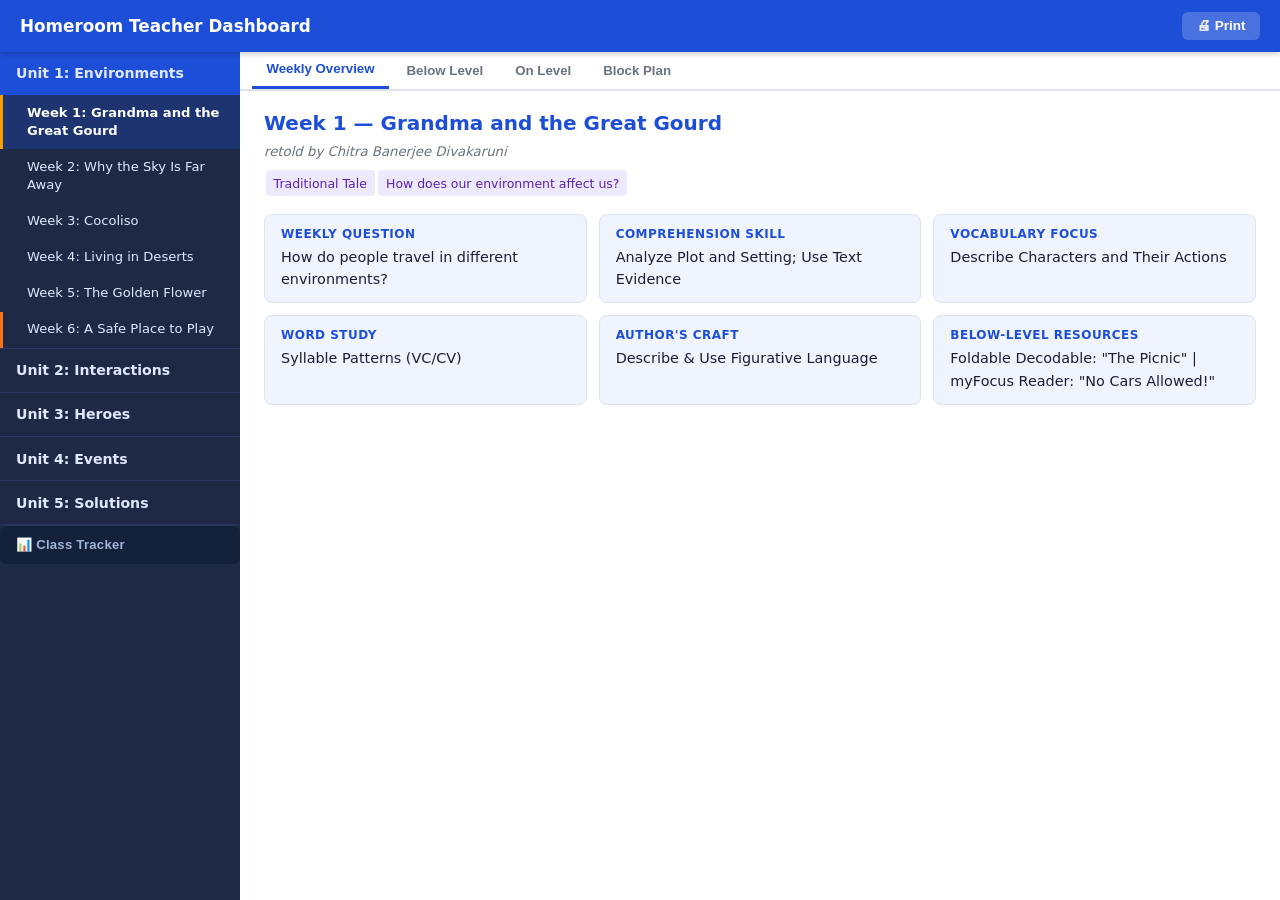
<file: Homeroom-Teacher-Dashboard-Single-File (1).html>
<!DOCTYPE html>
<html lang="en">
<head>
<script data-cochat-failure-overlay="true">
(function () {
  function show(msg) {
    var el = document.getElementById('cc-fail');
    if (!el) {
      el = document.createElement('div'); el.id = 'cc-fail';
      el.style.cssText = 'position:fixed;inset:12px;z-index:2147483647;background:#fff;'
        + 'border:1px solid #d4d4d8;border-radius:12px;padding:20px;overflow:auto;'
        + 'font-family:system-ui,-apple-system,sans-serif;color:#27272a;'
        + 'box-shadow:0 4px 16px rgba(0,0,0,.08)';
      el.innerHTML = '<h2 style="margin:0 0 6px;font-size:16px;font-weight:600">'
        + 'This app stopped running</h2>'
        + '<p style="margin:0 0 12px;font-size:14px;color:#52525b">'
        + 'Share the details below in the chat and the assistant can fix it.</p>'
        + '<pre style="white-space:pre-wrap;background:#f4f4f5;border:1px solid #e4e4e7;'
        + 'padding:10px;border-radius:8px;font-size:12px;line-height:1.5;margin:0"></pre>';
      (document.body || document.documentElement).appendChild(el);
    }
    el.querySelector('pre').textContent += msg + '\n';
  }
  window.__ccFail = show;
  window.addEventListener('error', function (e) {
    if (e.target && (e.target.src || e.target.href)) {
      show('Could not load: ' + (e.target.src || e.target.href));
    } else {
      show((e.message || 'Unknown error') + (e.lineno ? ' (line ' + e.lineno + ')' : ''));
    }
  }, true);
  window.addEventListener('unhandledrejection', function (e) {
    show('Promise error: ' + (e.reason && e.reason.message ? e.reason.message : e.reason));
  });
})();
</script>
<script data-cochat-helper="true">
// Dark mode sync from parent
window.addEventListener('message', function(e) {
    if (e.data && e.data.type === 'darkMode') {
        document.documentElement.classList.toggle('dark', e.data.dark);
    }
});

// CoChat helpers — bridge to the parent window for authenticated calls.
// The artifact iframe has no ``allow-same-origin``, so localStorage and
// direct same-origin fetches with auth do not work here. The parent
// attaches the user's token, picks a model (preferring the active chat's
// selection over a platform default), and proxies to an allow-listed
// endpoint. If your caller wants to pin a specific model id, set
// ``window._cochatModel = '<model-id>'`` before invoking ``cochat.ask``.
(function() {
    // An artifact that ships its own bridge object keeps it; the host's copy
    // only fills the gap.
    if (window.cochat) { return; }
    var _pending = {};
    var _seq = 0;
    var _BRIDGE_TIMEOUT_MS = 30000;

    function _newRequestId() {
        _seq += 1;
        return 'cochat-' + Date.now().toString(36) + '-' + _seq.toString(36);
    }

    window.addEventListener('message', function(e) {
        var data = e.data;
        if (!data || data.type !== 'cochat:bridge:response') return;
        var pending = _pending[data.requestId];
        if (!pending) return;
        delete _pending[data.requestId];
        clearTimeout(pending.timer);
        if (data.error) {
            pending.reject(new Error(data.error));
        } else {
            pending.resolve(data);
        }
    });

    function _bridge(message) {
        return new Promise(function(resolve, reject) {
            if (!window.parent || window.parent === window) {
                reject(new Error('CoChat bridge unavailable: no parent window'));
                return;
            }
            var requestId = _newRequestId();
            var timer = setTimeout(function() {
                if (_pending[requestId]) {
                    delete _pending[requestId];
                    reject(new Error('CoChat bridge timed out after 30s'));
                }
            }, _BRIDGE_TIMEOUT_MS);
            _pending[requestId] = { resolve: resolve, reject: reject, timer: timer };
            try {
                window.parent.postMessage(
                    Object.assign({ requestId: requestId }, message),
                    '*'
                );
            } catch (err) {
                delete _pending[requestId];
                clearTimeout(timer);
                reject(err);
            }
        });
    }

    window.cochat = {
        // Call the LLM. The parent attaches auth and uses the current chat's model.
        // Usage: const reply = await cochat.ask("What is 2+2?", {system: "..."});
        ask: async function(prompt, options) {
            options = options || {};
            var model = (options && options.model) || window._cochatModel || '';
            var resp = await _bridge({
                type: 'cochat:ask',
                prompt: prompt,
                system: options.system || '',
                model: model
            });
            if (resp && typeof resp.content === 'string') return resp.content;
            return '';
        },

        // Proxied external HTTP call. Goes through /api/proxy parent-side.
        // Usage: const r = await cochat.fetch({method:'GET', url:'https://api.example.com/x'});
        fetch: async function(opts) {
            opts = opts || {};
            var resp = await _bridge({
                type: 'cochat:proxy',
                method: opts.method || 'GET',
                url: opts.url || '',
                headers: opts.headers || {},
                body: typeof opts.body === 'string' ? opts.body : (opts.body == null ? '' : JSON.stringify(opts.body))
            });
            return {
                ok: !!resp.ok,
                status: resp.status || 0,
                headers: resp.headers || {},
                body: resp.body || '',
                json: function() {
                    try { return JSON.parse(resp.body || ''); } catch (e) { return null; }
                }
            };
        }
    };
})();
</script>
<style data-cochat-base="true">
/*
 * CoChat artifact base theme.
 *
 * Inlined by `html_document.py:_artifact_renderer` into every HTML artifact's
 * <head>. The variables are always defined (harmless), the opinionated styles
 * are gated under `.cochat-base` so they only apply when the LLM opts in by
 * adding ``class="cochat-base"`` to <body>.
 *
 * Sources of truth (kept in sync with):
 *   src/app.css        — the `.cochat-artifact`-scoped --cc-* tokens
 *   tailwind.config.js — the cochat color scale
 *
 * Dark mode contract:
 *   The parent posts {type:'darkMode', dark} on iframe load and toggles
 *   `html.dark` via the listener injected by `_artifact_renderer`. We key the
 *   dark variables off `html.dark` (authoritative), plus a `prefers-color-
 *   scheme` fallback for the standalone /artifacts/[id] viewer and the brief
 *   pre-postMessage window.
 */

:root {
    /* Brand */
    --cc-primary: #811a71;
    --cc-primary-light: #9e3d8e;
    --cc-primary-dark: #5e1252;
    --cc-primary-subtle: rgba(129, 26, 113, 0.08);
    --cc-secondary: #450077;
    --cc-accent: #0ea371;
    --cc-accent-light: #12c98a;
    --cc-accent-subtle: rgba(14, 163, 113, 0.1);

    /* Neutrals */
    --cc-gray-50: #f9fafb;
    --cc-gray-100: #f3f4f6;
    --cc-gray-200: #e5e7eb;
    --cc-gray-300: #d1d5db;
    --cc-gray-400: #9ca3af;
    --cc-gray-500: #6b7280;
    --cc-gray-600: #4b5563;
    --cc-gray-700: #374151;
    --cc-gray-800: #1f2937;
    --cc-gray-900: #111827;

    /* Surfaces & text */
    --cc-surface: #ffffff;
    --cc-surface-soft: #fafafa;
    --cc-surface-muted: #f3f4f6;
    --cc-border: #e5e7eb;
    --cc-border-strong: #d1d5db;
    --cc-text: #111827;
    --cc-text-soft: #4b5563;
    --cc-text-muted: #6b7280;

    /* Semantic */
    --cc-success: #16a34a;
    --cc-warning: #d97706;
    --cc-danger: #dc2626;
    --cc-info: #2563eb;

    /* Radius */
    --cc-radius-xs: 4px;
    --cc-radius-sm: 6px;
    --cc-radius-md: 8px;
    --cc-radius-lg: 12px;
    --cc-radius-xl: 16px;
    --cc-radius-pill: 999px;

    /* Shadows */
    --cc-shadow-xs: 0 1px 2px rgba(0, 0, 0, 0.04);
    --cc-shadow-sm: 0 1px 3px rgba(0, 0, 0, 0.08);
    --cc-shadow-md: 0 4px 12px rgba(0, 0, 0, 0.08);
    --cc-shadow-lg: 0 8px 24px rgba(0, 0, 0, 0.12);
    --cc-shadow-focus: 0 0 0 3px rgba(129, 26, 113, 0.25);

    /* Typography */
    --cc-font-sans: -apple-system, BlinkMacSystemFont, 'Segoe UI', Roboto,
        'Helvetica Neue', Arial, sans-serif;
    --cc-font-mono: ui-monospace, SFMono-Regular, 'JetBrains Mono', Menlo,
        Consolas, monospace;
}

/* Dark mode — authoritative, driven by parent's html.dark toggle */
html.dark {
    --cc-primary: #d43ea6;
    --cc-primary-light: #e87bc5;
    --cc-primary-dark: #811a71;
    --cc-primary-subtle: rgba(212, 62, 166, 0.14);
    --cc-secondary: #9e3d8e;
    --cc-accent: #12c98a;
    --cc-accent-light: #34d399;
    --cc-accent-subtle: rgba(18, 201, 138, 0.14);

    --cc-gray-50: #171717;
    --cc-gray-100: #262626;
    --cc-gray-200: #333333;
    --cc-gray-300: #4e4e4e;
    --cc-gray-400: #676767;
    --cc-gray-500: #9b9b9b;
    --cc-gray-600: #b4b4b4;
    --cc-gray-700: #cdcdcd;
    --cc-gray-800: #ececec;
    --cc-gray-900: #f9f9f9;

    --cc-surface: #262626;
    --cc-surface-soft: #1f1f1f;
    --cc-surface-muted: #333333;
    --cc-border: #2a2a2a;
    --cc-border-strong: #4e4e4e;
    --cc-text: #eeeeee;
    --cc-text-soft: #cdcdcd;
    --cc-text-muted: #9b9b9b;

    --cc-success: #4ade80;
    --cc-warning: #fbbf24;
    --cc-danger: #f87171;
    --cc-info: #60a5fa;

    --cc-shadow-xs: 0 1px 2px rgba(0, 0, 0, 0.3);
    --cc-shadow-sm: 0 1px 3px rgba(0, 0, 0, 0.35);
    --cc-shadow-md: 0 4px 12px rgba(0, 0, 0, 0.4);
    --cc-shadow-lg: 0 8px 24px rgba(0, 0, 0, 0.5);
    --cc-shadow-focus: 0 0 0 3px rgba(212, 62, 166, 0.35);
}

/*
 * System-preference fallback for contexts where the parent hasn't (yet)
 * posted darkMode — e.g. the standalone /artifacts/[id] viewer or the
 * first paint before the load handler fires. `html.light` (if ever set)
 * pins light; `html.dark` (above) pins dark and wins via specificity.
 */
@media (prefers-color-scheme: dark) {
    :root:not(.light):not(.dark) {
        --cc-primary: #d43ea6;
        --cc-primary-light: #e87bc5;
        --cc-primary-dark: #811a71;
        --cc-primary-subtle: rgba(212, 62, 166, 0.14);
        --cc-secondary: #9e3d8e;
        --cc-accent: #12c98a;
        --cc-accent-light: #34d399;
        --cc-accent-subtle: rgba(18, 201, 138, 0.14);

        --cc-gray-50: #171717;
        --cc-gray-100: #262626;
        --cc-gray-200: #333333;
        --cc-gray-300: #4e4e4e;
        --cc-gray-400: #676767;
        --cc-gray-500: #9b9b9b;
        --cc-gray-600: #b4b4b4;
        --cc-gray-700: #cdcdcd;
        --cc-gray-800: #ececec;
        --cc-gray-900: #f9f9f9;

        --cc-surface: #262626;
        --cc-surface-soft: #1f1f1f;
        --cc-surface-muted: #333333;
        --cc-border: #2a2a2a;
        --cc-border-strong: #4e4e4e;
        --cc-text: #eeeeee;
        --cc-text-soft: #cdcdcd;
        --cc-text-muted: #9b9b9b;

        --cc-success: #4ade80;
        --cc-warning: #fbbf24;
        --cc-danger: #f87171;
        --cc-info: #60a5fa;
    }
}

/* ============================================================ *
 *  Opt-in opinionated styles                                   *
 *  Apply ONLY when <body class="cochat-base"> is present.      *
 *  Without the class, only the CSS variables above exist —     *
 *  zero visual effect on styled mockups.                       *
 * ============================================================ */

.cochat-base,
.cochat-base *,
.cochat-base *::before,
.cochat-base *::after {
    box-sizing: border-box;
}

.cochat-base {
    margin: 0;
    background: var(--cc-surface);
    color: var(--cc-text);
    font-family: var(--cc-font-sans);
    font-size: 14px;
    line-height: 1.5;
    -webkit-font-smoothing: antialiased;
    -moz-osx-font-smoothing: grayscale;
    accent-color: var(--cc-primary);
}

/* Headings */
.cochat-base h1,
.cochat-base h2,
.cochat-base h3,
.cochat-base h4,
.cochat-base h5,
.cochat-base h6 {
    margin: 0 0 0.5em;
    color: var(--cc-text);
    font-weight: 600;
    line-height: 1.25;
}
.cochat-base h1 { font-size: 1.5rem; }
.cochat-base h2 { font-size: 1.25rem; }
.cochat-base h3 { font-size: 1.125rem; }
.cochat-base h4 { font-size: 1rem; }

.cochat-base p { margin: 0 0 0.75em; }
.cochat-base small { color: var(--cc-text-muted); font-size: 0.875em; }

/* Links */
.cochat-base a {
    color: var(--cc-primary);
    text-decoration: none;
    transition: color 0.15s ease;
}
.cochat-base a:hover { color: var(--cc-primary-light); text-decoration: underline; }

/* Horizontal rule */
.cochat-base hr {
    border: 0;
    border-top: 1px solid var(--cc-border);
    margin: 1rem 0;
}

/* Buttons */
.cochat-base .cc-btn {
    display: inline-flex;
    align-items: center;
    justify-content: center;
    gap: 0.5em;
    padding: 0.5rem 0.9rem;
    border: 1px solid var(--cc-border-strong);
    border-radius: var(--cc-radius-md);
    background: var(--cc-surface-soft);
    color: var(--cc-text);
    font: inherit;
    font-weight: 500;
    cursor: pointer;
    transition: background 0.15s ease, border-color 0.15s ease, color 0.15s ease, box-shadow 0.15s ease;
}
.cochat-base .cc-btn:hover { background: var(--cc-surface-muted); border-color: var(--cc-primary); }
.cochat-base .cc-btn:disabled { opacity: 0.55; cursor: not-allowed; }

.cochat-base .cc-btn-primary {
    background: var(--cc-primary);
    border-color: var(--cc-primary);
    color: #fff;
}
.cochat-base .cc-btn-primary:hover {
    background: var(--cc-primary-light);
    border-color: var(--cc-primary-light);
    color: #fff;
}

.cochat-base .cc-btn-ghost {
    background: transparent;
    border-color: transparent;
    color: var(--cc-text-soft);
}
.cochat-base .cc-btn-ghost:hover {
    background: var(--cc-primary-subtle);
    color: var(--cc-primary);
}

/* Cards & panels */
.cochat-base .cc-card {
    background: var(--cc-surface);
    border: 1px solid var(--cc-border);
    border-radius: var(--cc-radius-lg);
    padding: 1rem;
    box-shadow: var(--cc-shadow-sm);
}
.cochat-base .cc-panel {
    background: var(--cc-surface-soft);
    border: 1px solid var(--cc-border);
    border-radius: var(--cc-radius-md);
    padding: 0.75rem;
}

/* Inputs */
.cochat-base .cc-input,
.cochat-base .cc-select,
.cochat-base .cc-textarea {
    width: 100%;
    padding: 0.5rem 0.7rem;
    background: var(--cc-surface);
    color: var(--cc-text);
    border: 1px solid var(--cc-border-strong);
    border-radius: var(--cc-radius-md);
    font: inherit;
    transition: border-color 0.15s ease, box-shadow 0.15s ease;
}
.cochat-base .cc-input:focus,
.cochat-base .cc-select:focus,
.cochat-base .cc-textarea:focus {
    outline: none;
    border-color: var(--cc-primary);
    box-shadow: var(--cc-shadow-focus);
}
.cochat-base .cc-textarea { min-height: 5rem; resize: vertical; }
.cochat-base label { display: inline-block; margin-bottom: 0.25rem; color: var(--cc-text-soft); font-size: 0.875em; }

/* Range slider — brand-tinted thumb in all browsers that support accent-color */
.cochat-base input[type='range'] { accent-color: var(--cc-primary); }

/* Tables */
.cochat-base table {
    width: 100%;
    border-collapse: collapse;
    font-size: 0.9375em;
}
.cochat-base th,
.cochat-base td {
    padding: 0.5rem 0.75rem;
    border-bottom: 1px solid var(--cc-border);
    text-align: left;
    vertical-align: top;
}
.cochat-base th { color: var(--cc-text-soft); font-weight: 600; background: var(--cc-surface-soft); }

/* Code */
.cochat-base code,
.cochat-base pre {
    font-family: var(--cc-font-mono);
    font-size: 0.875em;
}
.cochat-base code {
    background: var(--cc-surface-muted);
    color: var(--cc-text);
    padding: 0.1em 0.35em;
    border-radius: var(--cc-radius-xs);
}
.cochat-base pre {
    background: var(--cc-surface-muted);
    color: var(--cc-text);
    padding: 0.75rem 1rem;
    border-radius: var(--cc-radius-md);
    overflow-x: auto;
}
.cochat-base pre code { background: transparent; padding: 0; }

/* Focus ring for keyboard users (interactive elements not already covered) */
.cochat-base :focus-visible {
    outline: none;
    box-shadow: var(--cc-shadow-focus);
    border-radius: var(--cc-radius-sm);
}

/* Selection */
.cochat-base ::selection {
    background: var(--cc-primary-subtle);
    color: var(--cc-text);
}

/* Scrollbars (WebKit) — subtle, brand-tinted */
.cochat-base ::-webkit-scrollbar { width: 10px; height: 10px; }
.cochat-base ::-webkit-scrollbar-track { background: transparent; }
.cochat-base ::-webkit-scrollbar-thumb {
    background: var(--cc-border-strong);
    border-radius: var(--cc-radius-pill);
}
.cochat-base ::-webkit-scrollbar-thumb:hover { background: var(--cc-primary); }

/* Respect reduced motion */
@media (prefers-reduced-motion: reduce) {
    .cochat-base *,
    .cochat-base *::before,
    .cochat-base *::after {
        animation-duration: 0.001ms !important;
        animation-iteration-count: 1 !important;
        transition-duration: 0.001ms !important;
        scroll-behavior: auto !important;
    }
}

</style>
<meta charset="UTF-8">
<meta name="viewport" content="width=device-width, initial-scale=1.0">
<title>Homeroom Teacher Dashboard</title>
<link rel="stylesheet" href="style.css">
</head>
<body>
<header>
  <h1 id="hr-dash-title" title="Click to set your name" style="cursor:pointer">Homeroom Teacher Dashboard</h1>
  <div class="header-controls">
    <button id="print-btn">🖨 Print</button>
  </div>
</header>
<div id="app">
  <div id="sidebar"></div>
  <div id="main">
    <div id="tabs"></div>
    <div id="lesson-content"></div>
  </div>
</div>

<!-- Lesson data — already on your GitHub, loads fine -->
<script src="data_u1.js"></script>
<script src="data_u2.js"></script>
<script src="data_u3.js"></script>
<script src="data_u4.js"></script>
<script src="data_u5.js"></script>

<!-- ── PASSAGES — embedded inline, no separate file needed ── -->
<script>
window.HR_STORIES=[
{id:1,t:"The Lost Kitten",wc:118,p:"Max was determined to finish watering the garden before dinner. As he carried the heavy watering can, he heard a faint sound coming from the bushes. Curious, he leaned closer and discovered a tiny, shivering kitten tangled in the branches. Its fur was damp, and its eyes looked frightened. Max carefully untangled the kitten and carried it inside. He managed to dry it with a soft towel and poured warm milk into a small bowl. At first, the kitten refused to drink, but Max patiently encouraged it. Finally, the kitten began to sip, and its tail flicked with relief. Max realized that helping the kitten required more than kindness \u2014 it demanded patience and responsibility.",dok:[{lvl:1,pts:1,q1:"Who found the kitten?",a1:"Max",q2:"Where was the kitten hiding?",a2:"In the bushes"},{lvl:2,pts:2,q1:"Why was the kitten shivering?",a1:"It was wet and scared",q2:"What did Max do after bringing it inside?",a2:"Dried it and gave it warm milk"},{lvl:3,pts:3,q1:"What does Max's behavior show about his personality?",a1:"He is patient and responsible",q2:"Why does the author describe the kitten's tail flicking?",a2:"To show it felt safe and relieved"},{lvl:4,pts:4,q1:"Was Max's response the best way to help?",a1:"Open-ended: connects Max's actions to responsible animal care",q2:"Compare caring for a found animal to professional rescue.",a2:"Both require responsibility and care"}]},
{id:2,t:"The Red Kite",wc:100,p:"Lily loved Saturdays because they meant time with her grandmother. One breezy afternoon, her grandmother handed her a bright red kite with a long ribbon tail. Lily ran across the yard, and the wind lifted the kite high into the sky. Suddenly, the string tangled, and the kite dipped dangerously. Lily felt frustrated but remembered her grandmother's advice: 'Dreams fly higher when you don't give up.' She untangled the string carefully and tried again. This time, the kite soared even higher, dancing against the clouds. Lily realized that persistence was the key to success, whether with kites or with dreams.",dok:[{lvl:1,pts:1,q1:"Who is the main character?",a1:"Lily",q2:"When did she fly her kite?",a2:"Saturday afternoon"},{lvl:2,pts:2,q1:"What challenge did Lily face?",a1:"The string tangled and kite dipped",q2:"How did she solve it?",a2:"Untangled string and tried again"},{lvl:3,pts:3,q1:"What does Lily's persistence show?",a1:"Determination and resilience",q2:"Why is the grandmother's gift meaningful?",a2:"It symbolizes dreaming big"},{lvl:4,pts:4,q1:"How does kite flying connect to life goals?",a1:"Teaches persistence and reaching high",q2:"Compare kite flying to another activity requiring persistence.",a2:"Both need practice and effort"}]},
{id:3,t:"Fresh Apples",wc:96,p:"Sam's father owned a small orchard filled with apple trees. One crisp autumn morning, Sam was asked to gather apples for a pie. He carefully picked five shiny red apples and placed them in a basket. As he walked back, one apple slipped out and rolled across the grass. Sam chased it, laughing, and returned with all five. His mother praised his effort and began slicing the apples. The sweet smell of cinnamon filled the kitchen, and Sam felt proud that his work contributed to the family's meal. He realized that even small tasks could bring joy and connection.",dok:[{lvl:1,pts:1,q1:"Who gathered the apples?",a1:"Sam",q2:"How many apples did he pick?",a2:"Five"},{lvl:2,pts:2,q1:"What was the apples' purpose?",a1:"To make a pie",q2:"What happened to one apple?",a2:"It rolled away but Sam retrieved it"},{lvl:3,pts:3,q1:"What does Sam's effort show?",a1:"Pride and responsibility",q2:"Why is the family meal important?",a2:"It strengthens family bonds"},{lvl:4,pts:4,q1:"How does helping with chores build character?",a1:"It teaches responsibility and teamwork",q2:"Compare homegrown apples to store-bought ones.",a2:"Homegrown apples connect families to nature"}]},
{id:4,t:"The Little Frog",wc:77,p:"A small green frog sat on a wet log near the pond. It watched a fly buzzing close by. The frog leapt forward, but the fly escaped. Determined, the frog waited patiently until another fly came near. This time, it snapped its tongue out quickly and caught the insect. The frog's belly was full, and it croaked happily. The pond echoed with sounds of frogs, crickets, and splashing fish. The frog realized that patience and timing were just as important as strength.",dok:[{lvl:1,pts:1,q1:"What animal is the story about?",a1:"A frog",q2:"Where was the frog sitting?",a2:"On a wet log near the pond"},{lvl:2,pts:2,q1:"What did the frog try to catch?",a1:"A fly",q2:"What happened on the first attempt?",a2:"The fly escaped"},{lvl:3,pts:3,q1:"What does the frog's persistence show?",a1:"Patience and determination",q2:"Why is timing important for the frog?",a2:"It helps catch food successfully"},{lvl:4,pts:4,q1:"How does the frog's behavior relate to human problem-solving?",a1:"Both require patience and persistence",q2:"Compare the frog's pond to another animal's habitat.",a2:"Each habitat provides food and safety"}]},
{id:5,t:"Baking Sweet Cookies",wc:92,p:"Ben loved baking with his grandmother. One rainy afternoon, they decided to make chocolate chip cookies. Ben measured the flour carefully, but when he scooped sugar, some spilled onto the counter. His grandmother smiled and said, 'Mistakes happen; we just clean them up.' Together, they mixed butter, sugar, and chocolate chips until the dough was ready. The oven filled the kitchen with a warm, sweet smell. When the cookies were done, Ben proudly shared them with his family. He realized that baking was not only about food but also about patience, teamwork, and joy.",dok:[{lvl:1,pts:1,q1:"Who baked cookies with Ben?",a1:"His grandmother",q2:"What kind of cookies did they make?",a2:"Chocolate chip"},{lvl:2,pts:2,q1:"What mistake did Ben make?",a1:"He spilled sugar",q2:"How did his grandmother respond?",a2:"She said mistakes happen and helped clean up"},{lvl:3,pts:3,q1:"What does baking teach Ben?",a1:"Patience and teamwork",q2:"Why is sharing cookies important?",a2:"It brings family joy"},{lvl:4,pts:4,q1:"How does baking connect to learning life skills?",a1:"It teaches responsibility and cooperation",q2:"Compare baking with family to baking alone.",a2:"Baking with family builds connection and happiness"}]},
{id:6,t:"The Busy Ants",wc:80,p:"On a warm summer day, a colony of ants worked together near a dirt hill. Some ants carried crumbs twice their size, while others dug tunnels to make the hill stronger. A few ants stood guard, watching for danger. As the food pile grew, the ants moved quickly and efficiently, never stopping to rest. Their teamwork made the colony stronger, and each ant played an important role. The ants showed that cooperation and persistence could achieve more than one ant alone.",dok:[{lvl:1,pts:1,q1:"What insects are in the story?",a1:"Ants",q2:"Where did they work?",a2:"Near a dirt hill"},{lvl:2,pts:2,q1:"What did the ants carry?",a1:"Crumbs",q2:"Why did some ants dig tunnels?",a2:"To make the hill stronger"},{lvl:3,pts:3,q1:"What does the ants' teamwork show?",a1:"Cooperation and persistence",q2:"Why did some ants stand guard?",a2:"To protect the colony from danger"},{lvl:4,pts:4,q1:"How does teamwork help both ants and humans?",a1:"It allows groups to achieve more together",q2:"Compare ant teamwork to a human group project.",a2:"Both require cooperation and shared effort"}]},
{id:7,t:"The Lost Key",wc:74,p:"Anna loved exploring her grandmother's attic. One afternoon, she discovered a small wooden box with a rusty lock. She searched the attic until she found an old key on the kitchen table. Excited, Anna unlocked the box and found letters, seashells, and a faded photograph. Her grandmother explained that these were treasures from her childhood. Anna realized that the box held memories more valuable than gold. She felt proud to have uncovered a piece of family history.",dok:[{lvl:1,pts:1,q1:"Who found the box?",a1:"Anna",q2:"Where was the key?",a2:"On the kitchen table"},{lvl:2,pts:2,q1:"What did the box contain?",a1:"Letters, seashells, and a photograph",q2:"Why was Anna excited?",a2:"She unlocked the box and found treasures"},{lvl:3,pts:3,q1:"What does the box symbolize?",a1:"Family memories and history",q2:"How did Anna feel after opening it?",a2:"Proud and connected to her grandmother"},{lvl:4,pts:4,q1:"Why are memories more valuable than gold?",a1:"They hold emotional meaning and connection",q2:"Compare Anna's treasure to something you value.",a2:"Both represent personal importance"}]},
{id:8,t:"Swimming Pool Fun",wc:72,p:"Leo and his sister spent the afternoon at the community pool. They splashed, played with a beach ball, and raced each other across the water. After an hour, Leo noticed his fingers were wrinkled. His sister laughed and said it meant he had been swimming too long. They climbed out, dried off, and enjoyed popsicles together. Leo realized that swimming was not just fun but also a way to bond with his sister.",dok:[{lvl:1,pts:1,q1:"Who went swimming?",a1:"Leo and his sister",q2:"What did they play with?",a2:"A beach ball"},{lvl:2,pts:2,q1:"Why were Leo's fingers wrinkled?",a1:"He had been swimming too long",q2:"What did they do after swimming?",a2:"Dried off and ate popsicles"},{lvl:3,pts:3,q1:"What does swimming teach Leo?",a1:"Bonding and fun with family",q2:"Why is playing together important?",a2:"It strengthens relationships"},{lvl:4,pts:4,q1:"How does swimming compare to other family activities?",a1:"Both build connection and joy",q2:"Why is balance important in fun activities?",a2:"Balance keeps experiences healthy"}]},
{id:9,t:"Planting Seeds",wc:67,p:"Maya wanted to grow a sunflower in her backyard. She dug a small hole with a shovel, placed a seed inside, and covered it with soil. Every day, she watered the spot and waited patiently. Weeks later, a green sprout appeared, and soon a tall sunflower bloomed with golden petals. Maya felt proud of her effort and realized that patience and care were needed to help things grow.",dok:[{lvl:1,pts:1,q1:"Who planted the seed?",a1:"Maya",q2:"What kind of seed was it?",a2:"Sunflower"},{lvl:2,pts:2,q1:"What tool did Maya use?",a1:"A shovel",q2:"What did she do daily?",a2:"Watered the seed"},{lvl:3,pts:3,q1:"What does the sunflower symbolize?",a1:"Growth and patience",q2:"How did Maya feel when it bloomed?",a2:"Proud and accomplished"},{lvl:4,pts:4,q1:"How does caring for plants teach responsibility?",a1:"It requires daily effort and patience",q2:"Compare caring for a plant to caring for a pet.",a2:"Both need attention and consistency"}]},
{id:10,t:"The Train Ride",wc:59,p:"Mark loved traveling by train. One afternoon, he sat by the window as the train sped past trees, rivers, and small towns. He imagined adventures waiting in each place. The rhythmic sound of the train wheels made him feel excited and curious. Mark realized that journeys were not only about reaching a destination but also about enjoying the ride itself.",dok:[{lvl:1,pts:1,q1:"Who rode the train?",a1:"Mark",q2:"Where did he sit?",a2:"By the window"},{lvl:2,pts:2,q1:"What did Mark see outside?",a1:"Trees, rivers, and towns",q2:"How did the train sound make him feel?",a2:"Excited and curious"},{lvl:3,pts:3,q1:"What does Mark's imagination show?",a1:"Curiosity and creativity",q2:"Why is the journey important?",a2:"It teaches enjoyment beyond the destination"},{lvl:4,pts:4,q1:"How does train travel compare to other travel?",a1:"It allows observation and reflection",q2:"Why is enjoying the journey valuable in life?",a2:"It makes experiences meaningful"}]},
{id:11,t:"The Missing Homework",wc:71,p:"Jake rushed into class, realizing he had left his homework on his desk at home. His stomach twisted with worry as the teacher asked for assignments. Jake explained honestly, and the teacher gave him an extra page to complete during recess. Though disappointed, Jake worked hard and finished the task. When he handed it in, the teacher praised his determination. Jake learned that mistakes can be fixed with effort and honesty.",dok:[{lvl:1,pts:1,q1:"Who forgot his homework?",a1:"Jake",q2:"Where was the homework left?",a2:"On his desk at home"},{lvl:2,pts:2,q1:"How did Jake feel?",a1:"Nervous and worried",q2:"What did the teacher do?",a2:"Gave him an extra page to complete"},{lvl:3,pts:3,q1:"What does Jake's effort show?",a1:"Determination and responsibility",q2:"Why did the teacher praise him?",a2:"For fixing his mistake with effort"},{lvl:4,pts:4,q1:"How does honesty help in school?",a1:"It builds trust and responsibility",q2:"Compare Jake's response to how you would react.",a2:"Both involve facing mistakes honestly"}]},
{id:12,t:"Camping at Night",wc:59,p:"One summer evening, a family set up tents near a quiet lake. They roasted marshmallows over a fire, told stories, and sang songs under the stars. The night air was cool, and crickets chirped nearby. As the fire dimmed, the family huddled together, feeling peaceful and safe. Camping reminded them that simple moments outdoors could bring joy and closeness.",dok:[{lvl:1,pts:1,q1:"What food did Dad roast over the fire?",a1:"Marshmallows",q2:"Where was the family camping?",a2:"Near a quiet lake"},{lvl:2,pts:2,q1:"What sounds did they hear at night?",a1:"Crickets chirping",q2:"How did they feel at night?",a2:"Peaceful and safe"},{lvl:3,pts:3,q1:"What does camping show about family?",a1:"It builds closeness and joy",q2:"Why are simple moments important?",a2:"They create lasting memories"},{lvl:4,pts:4,q1:"How does camping compare to staying home?",a1:"Camping connects families to nature",q2:"Why is outdoor time valuable?",a2:"It refreshes and strengthens relationships"}]},
{id:13,t:"The New Library Book",wc:56,p:"Elena visited the library and chose a book about dinosaurs. She flipped through pages filled with colorful illustrations and facts. Some dinosaurs looked frightening, but Elena was fascinated by their size and strength. She borrowed the book and read it at home, eager to learn more. Elena realized that books could open doors to new worlds and ideas.",dok:[{lvl:1,pts:1,q1:"Who visited the library?",a1:"Elena",q2:"What kind of book did she choose?",a2:"A book about dinosaurs"},{lvl:2,pts:2,q1:"What did the book contain?",a1:"Illustrations and facts",q2:"How did Elena feel about the dinosaurs?",a2:"Fascinated, though some looked frightening"},{lvl:3,pts:3,q1:"What does Elena's interest show?",a1:"Curiosity and eagerness to learn",q2:"Why are books powerful?",a2:"They open doors to new worlds"},{lvl:4,pts:4,q1:"How does reading compare to visiting a museum?",a1:"Both teach and inspire learning",q2:"Why is curiosity important?",a2:"It drives discovery and growth"}]},
{id:14,t:"A Puppy in the Rain",wc:62,p:"A small brown puppy wandered onto the porch during a storm. Its fur was soaked, and it shivered from the cold. When the rain stopped, the puppy shook itself dry and chased a butterfly across the yard. The family watching smiled, realizing the puppy had found comfort and joy after fear. The storm reminded them that challenges can lead to brighter moments.",dok:[{lvl:1,pts:1,q1:"What animal came to the porch?",a1:"A puppy",q2:"What color was it?",a2:"Brown"},{lvl:2,pts:2,q1:"Why was the puppy shivering?",a1:"It was wet and cold",q2:"What did the puppy do after the rain?",a2:"Shook itself dry and chased a butterfly"},{lvl:3,pts:3,q1:"What does the puppy's change show?",a1:"Fear can turn into joy",q2:"Why did the family smile?",a2:"They saw the puppy's happiness"},{lvl:4,pts:4,q1:"How do animals and humans react to storms?",a1:"Both feel fear but find relief afterward",q2:"Why are challenges important?",a2:"They lead to growth and brighter moments"}]},
{id:15,t:"The Winter Snowman",wc:55,p:"Tom loved winter snow. One morning, he rolled three large snowballs and stacked them to build a snowman. He added a carrot for the nose and buttons for the eyes. When his family came outside, they admired his creation. Tom felt proud of his creativity and effort. The snowman stood tall as a symbol of joy and imagination.",dok:[{lvl:1,pts:1,q1:"Who built the snowman?",a1:"Tom",q2:"How many snowballs did he use?",a2:"Three"},{lvl:2,pts:2,q1:"What did Tom use for the nose?",a1:"A carrot",q2:"What did he use for the eyes?",a2:"Buttons"},{lvl:3,pts:3,q1:"What does the snowman show about Tom?",a1:"Creativity and pride",q2:"Why did his family admire it?",a2:"It showed effort and imagination"},{lvl:4,pts:4,q1:"How does building a snowman compare to other winter activities?",a1:"Both bring joy and creativity",q2:"Why is imagination important in play?",a2:"It makes experiences meaningful and fun"}]},
{id:16,t:"The Art Project",wc:65,p:"Kim loved creating art in school. For her project, she decided to build a spaceship from cardboard. She painted stars on the sides and glued shiny paper to make windows. Using scissors and glue, she carefully shaped the rocket. When she presented it to the class, everyone admired her creativity. Kim realized that art was more than colors and shapes \u2014 it was imagination brought to life.",dok:[{lvl:1,pts:1,q1:"Who made the art project?",a1:"Kim",q2:"What did she build?",a2:"A spaceship"},{lvl:2,pts:2,q1:"What materials did Kim use?",a1:"Cardboard, scissors, glue, shiny paper",q2:"What did she paint on the sides?",a2:"Stars"},{lvl:3,pts:3,q1:"What does Kim's project show?",a1:"Creativity and imagination",q2:"Why did her classmates admire it?",a2:"It showed effort and originality"},{lvl:4,pts:4,q1:"How does art help express ideas?",a1:"It turns imagination into visible form",q2:"Compare art projects to another way of expressing creativity.",a2:"Both allow personal expression"}]},
{id:17,t:"Feeding the Ducks",wc:60,p:"Mia carried a bag of bread to the pond. Four ducks swam quickly toward her, quacking loudly. She tossed pieces of bread, and the ducks gobbled them up. Mia laughed, enjoying the connection with the animals. Feeding the ducks made her feel peaceful and happy. She realized that small acts of kindness could bring joy to both people and animals.",dok:[{lvl:1,pts:1,q1:"Who fed the ducks?",a1:"Mia",q2:"How many ducks came?",a2:"Four"},{lvl:2,pts:2,q1:"What did Mia feed them?",a1:"Bread",q2:"How did the ducks respond?",a2:"Swam quickly and ate eagerly"},{lvl:3,pts:3,q1:"What does Mia's laughter show?",a1:"Joy and connection",q2:"Why is feeding animals meaningful?",a2:"It builds appreciation for nature"},{lvl:4,pts:4,q1:"How does feeding ducks compare to other outdoor activities?",a1:"Both bring peace and enjoyment",q2:"Why are small acts of kindness important?",a2:"They create happiness for all involved"}]},
{id:18,t:"The Lost Hat",wc:55,p:"Lucas wore his favorite birthday hat while walking outside. Suddenly, a strong wind blew it off his head. The hat rolled across the grass, and Lucas chased after it. He used a stick to reach it from under a bush. Relieved, he placed it back on his head. Lucas realized that determination helped him recover something important.",dok:[{lvl:1,pts:1,q1:"Who lost the hat?",a1:"Lucas",q2:"What caused the hat to blow away?",a2:"The wind"},{lvl:2,pts:2,q1:"How did Lucas get the hat back?",a1:"Used a stick to reach it",q2:"Why was the hat special?",a2:"It was a birthday gift"},{lvl:3,pts:3,q1:"What does Lucas's effort show?",a1:"Determination and care",q2:"How did he feel after recovering it?",a2:"Relieved"},{lvl:4,pts:4,q1:"How does losing something outdoors differ from indoors?",a1:"Outdoors requires more effort to recover",q2:"Why is determination important in challenges?",a2:"It helps achieve goals despite obstacles"}]},
{id:19,t:"The Birthday Surprise",wc:51,p:"Nina's friends planned a surprise party. They hid behind the sofa with balloons and a chocolate cake. When Nina walked in, everyone shouted, 'Surprise!' She laughed with joy and hugged her friends. The party was filled with games and laughter. Nina realized that friendship was the best gift of all.",dok:[{lvl:1,pts:1,q1:"Who was surprised?",a1:"Nina",q2:"Where were her friends hiding?",a2:"Behind the sofa"},{lvl:2,pts:2,q1:"What kind of cake did they have?",a1:"Chocolate",q2:"What did the friends plan?",a2:"A surprise party"},{lvl:3,pts:3,q1:"What does the party show about friendship?",a1:"It brings joy and connection",q2:"Why did Nina laugh with joy?",a2:"She felt loved and appreciated"},{lvl:4,pts:4,q1:"How does a surprise party differ from a planned one?",a1:"Surprises create excitement and stronger emotions",q2:"Why is friendship valuable?",a2:"It provides support and happiness"}]},
{id:20,t:"The Beach Shells",wc:52,p:"Leo walked along the sandy beach, searching for shells. He found three colorful shells and placed them in his bucket. Each shell reminded him of summer days filled with sunshine and laughter. As the waves rolled in, Leo felt connected to the ocean's beauty. Collecting shells taught him to appreciate nature's small treasures.",dok:[{lvl:1,pts:1,q1:"Who collected shells?",a1:"Leo",q2:"How many shells did he find?",a2:"Three"},{lvl:2,pts:2,q1:"Where did Leo put the shells?",a1:"In his bucket",q2:"What did the shells remind him of?",a2:"Summer days with sunshine and laughter"},{lvl:3,pts:3,q1:"What does Leo's collection show?",a1:"Love for nature and appreciation",q2:"Why did he feel connected to the ocean?",a2:"The shells symbolized its beauty"},{lvl:4,pts:4,q1:"How does collecting shells compare to other beach activities?",a1:"Both bring joy and connection to nature",q2:"Why are small treasures meaningful?",a2:"They remind us of special experiences"}]},
{id:21,t:"Bird House Builders",wc:58,p:"Ella wanted to build a birdhouse with her father. They gathered wood, nails, and paint. Together, they measured and hammered until the small house was complete. Ella painted it bright blue and hung it on a tree branch. Soon, a bird flew inside, chirping happily. Ella felt proud of her success and realized that teamwork made projects more meaningful.",dok:[{lvl:1,pts:1,q1:"Who built the birdhouse?",a1:"Ella and her father",q2:"Where did they hang it?",a2:"On a tree branch"},{lvl:2,pts:2,q1:"What materials did they use?",a1:"Wood, nails, and paint",q2:"What happened after it was finished?",a2:"A bird flew inside"},{lvl:3,pts:3,q1:"What does Ella's project show?",a1:"Success through teamwork",q2:"Why did she feel proud?",a2:"She completed the project with effort"},{lvl:4,pts:4,q1:"How does building a birdhouse compare to other projects?",a1:"Both require planning and teamwork",q2:"Why is teamwork valuable?",a2:"It makes tasks easier and more meaningful"}]},
{id:22,t:"The Evening Bike Ride",wc:63,p:"Ryan loved riding his bike in the evening. He strapped on his helmet and pedaled down the quiet street. The sunset painted the sky orange and pink, and stars began to appear. The cool breeze brushed his face, and he felt free and peaceful. Ryan realized that evening rides gave him time to reflect and enjoy the beauty of the world around him.",dok:[{lvl:1,pts:1,q1:"Who rode the bike?",a1:"Ryan",q2:"What safety item did he wear?",a2:"A helmet"},{lvl:2,pts:2,q1:"What did Ryan see in the sky?",a1:"Sunset colors and stars",q2:"How did the breeze make him feel?",a2:"Free and peaceful"},{lvl:3,pts:3,q1:"What does Ryan's ride show?",a1:"Freedom and reflection",q2:"Why is evening special for him?",a2:"It allows peace and appreciation"},{lvl:4,pts:4,q1:"How does evening riding compare to daytime riding?",a1:"Evening is calmer and more reflective",q2:"Why is reflection important in life?",a2:"It helps people appreciate experiences"}]}
];
</script>

<!-- ── TRACKER — embedded inline, clean version, no dead code ── -->
<script>
(function(){
"use strict";
var KEY="hr_tracker_v1";
var GROUPS={"Sight Words":{icon:"\uD83D\uDD35",cls:"sw",desc:"VALLSS At Risk \u2014 intensive foundational support"},"Fluency":{icon:"\uD83D\uDFE0",cls:"fl",desc:"VALLSS Some Risk \u2014 strategic fluency support"},"Comprehension":{icon:"\uD83D\uDFE2",cls:"cp",desc:"VALLSS Low Risk \u2014 comprehension deepening"}};
var RISK_MAP={"At Risk":"Sight Words","Some Risk":"Fluency","Low Risk":"Comprehension"};
function uid(){return Date.now().toString(36)+Math.random().toString(36).slice(2,6);}
function load(){try{return JSON.parse(localStorage.getItem(KEY))||{className:"",students:[]};}catch(e){return{className:"",students:[]};}}
function save(d){try{localStorage.setItem(KEY,JSON.stringify(d));}catch(e){}}

var _hrid=null;
var HR_STORIES=window.HR_STORIES||[];
var HR_STATION_META={"Sight Words":{icon:"\uD83D\uDD35",cls:"sw",scoreType:"mastery",goal:80,goalLabel:"80% Mastery"},"Fluency":{icon:"\uD83D\uDFE0",cls:"fl",scoreType:"wpm",goal:90,goalLabel:"90 WPM"},"Comprehension":{icon:"\uD83D\uDFE2",cls:"cp",scoreType:"dok",goal:80,goalLabel:"80% DOK"}};
var HR_DOLCH={"pre":["a","and","away","big","blue","can","come","down","find","for","funny","go","help","here","I","in","is","it","jump","little","look","make","me","my","not","one","play","red","run","said","see","the","three","to","two","up","we","where","yellow","you"],"primer":["all","am","are","at","ate","be","black","brown","but","came","did","do","eat","four","get","good","have","he","into","like","must","new","no","now","on","our","out","please","pretty","ran","ride","saw","say","she","so","soon","that","there","they","this","too","under","want","was","well","went","what","white","who","will","with","yes"],"g1":["after","again","an","any","as","ask","by","could","every","fly","from","give","going","had","has","her","him","his","how","just","know","let","live","may","of","old","once","open","over","put","round","some","stop","take","thank","them","think","walk","were","when"],"g2":["always","around","because","been","before","best","both","buy","call","cold","does","don't","fast","first","five","found","gave","goes","green","its","made","many","off","or","pull","read","right","sing","sit","sleep","tell","their","these","those","upon","us","use","very","wash","which","why","wish","work","would","write","your"],"g3":["about","better","bring","carry","clean","cut","done","draw","drink","eight","fall","far","full","got","grow","hold","hot","hurt","if","keep","kind","laugh","light","long","much","myself","never","nine","only","own","pick","seven","shall","show","six","small","start","ten","today","together","try","warm"]};
var DAYS=["Sunday","Monday","Tuesday","Wednesday","Thursday","Friday","Saturday"];

function getHrtScore(e,station){if(!e)return 0;if(station==="Sight Words")return e.score||0;if(station==="Fluency")return e.wpm||0;var pts=(e.d1q1?1:0)+(e.d1q2?1:0)+(e.d2q1?2:0)+(e.d2q2?2:0)+(e.d3q1?3:0)+(e.d3q2?3:0)+(e.d4q1?4:0)+(e.d4q2?4:0);return e.score||Math.round(pts/20*100);}

function drawHrtChart(stu,meta){
  var cv=document.getElementById("hrt-canvas");if(!cv)return;
  var ctx=cv.getContext("2d"),W=cv.width,H=cv.height,pad={t:24,r:16,b:36,l:48};
  var ent=stu.entries.slice().sort(function(a,b){return new Date(a.date)-new Date(b.date);});
  if(!ent.length)return;
  ctx.clearRect(0,0,W,H);ctx.fillStyle="#f8faff";ctx.fillRect(0,0,W,H);
  var sc=ent.map(function(e){return getHrtScore(e,stu.group);});
  var goal=meta.goal,maxV=Math.max(goal*1.2,Math.max.apply(null,sc)*1.1,30),minV=Math.max(0,Math.min.apply(null,sc)-10);
  function xp(i){return pad.l+(i/Math.max(ent.length-1,1))*(W-pad.l-pad.r);}
  function yp(v){return pad.t+(1-(v-minV)/(maxV-minV))*(H-pad.t-pad.b);}
  ctx.strokeStyle="#e2e8f0";ctx.lineWidth=1;
  for(var g=0;g<=4;g++){var gv=minV+(g/4)*(maxV-minV),gy=yp(gv);ctx.beginPath();ctx.moveTo(pad.l,gy);ctx.lineTo(W-pad.r,gy);ctx.stroke();ctx.fillStyle="#94a3b8";ctx.font="10px sans-serif";ctx.textAlign="right";ctx.fillText(Math.round(gv)+(meta.scoreType!=="wpm"?"%":""),pad.l-4,gy+4);}
  ctx.strokeStyle="#f59f00";ctx.lineWidth=1.5;ctx.setLineDash([5,4]);
  ctx.beginPath();ctx.moveTo(pad.l,yp(goal));ctx.lineTo(W-pad.r,yp(goal));ctx.stroke();ctx.setLineDash([]);
  ctx.strokeStyle="#3b5bdb";ctx.lineWidth=2.5;ctx.lineJoin="round";ctx.beginPath();
  ent.forEach(function(e,i){var s=getHrtScore(e,stu.group);i===0?ctx.moveTo(xp(i),yp(s)):ctx.lineTo(xp(i),yp(s));});ctx.stroke();
  ent.forEach(function(e,i){var s=getHrtScore(e,stu.group);ctx.fillStyle="#3b5bdb";ctx.beginPath();ctx.arc(xp(i),yp(s),5,0,Math.PI*2);ctx.fill();ctx.fillStyle="#1e293b";ctx.font="bold 10px sans-serif";ctx.textAlign="center";ctx.fillText(Math.round(s)+(meta.scoreType!=="wpm"?"%":""),xp(i),yp(s)-9);});
}

function renderInto(el){
  var d=load();
  if(!_hrid){showHrtRoster(el,d);return;}
  var hrtS=null;
  for(var i=0;i<d.students.length;i++){if(d.students[i].id===_hrid){hrtS=d.students[i];break;}}
  if(!hrtS){_hrid=null;showHrtRoster(el,d);return;}
  showHrtStudentFile(el,d,hrtS);
}

function showHrtRoster(el,d){
  var sts=d.students||[],todayDay=DAYS[new Date().getDay()],testToday=sts.filter(function(s){return s.testDay===todayDay;});
  var h="<div style='padding:1rem'>";
  if(testToday.length){
    h+="<div style='background:#fef9c3;border:1.5px solid #fde047;border-radius:10px;padding:.7rem 1rem;margin-bottom:.8rem'>";
    h+="<div style='font-size:.85rem;font-weight:700;color:#713f12;margin-bottom:.35rem'>\uD83D\uDCC5 Test Today ("+todayDay+")</div>";
    testToday.forEach(function(s){h+="<span class='hrt-scard' data-sid='"+s.id+"' style='display:inline-flex;align-items:center;gap:.35rem;padding:.22rem .55rem;background:#fff;border-radius:5px;margin:.15rem;cursor:pointer;border:1px solid #fde047;font-size:.82rem;font-weight:600;color:#0f172a'>"+s.name+" \u203a</span>";});
    h+="</div>";
  }
  h+="<div style='background:#f8faff;border:1.5px solid #e2e8f0;border-radius:10px;padding:.75rem 1rem;margin-bottom:.9rem'>";
  h+="<div style='font-size:.88rem;font-weight:700;color:#1e3a8a;margin-bottom:.4rem'>Add Student</div>";
  h+="<div style='display:flex;gap:.5rem;flex-wrap:wrap;align-items:flex-end'>";
  h+="<div><div style='font-size:.74rem;font-weight:600;color:#475569;margin-bottom:.15rem'>Name</div><input id='hrt-name' type='text' placeholder='First name' style='padding:.3rem .5rem;border:1.5px solid #cbd5e1;border-radius:6px;font-size:.83rem;width:110px'></div>";
  h+="<div><div style='font-size:.74rem;font-weight:600;color:#475569;margin-bottom:.15rem'>VALLSS Risk</div><select id='hrt-risk' style='padding:.3rem .5rem;border:1.5px solid #cbd5e1;border-radius:6px;font-size:.83rem'><option value=''>-- Select --</option><option>At Risk</option><option>Some Risk</option><option>Low Risk</option></select></div>";
  h+="<div><div style='font-size:.74rem;font-weight:600;color:#475569;margin-bottom:.15rem'>Testing Day</div><select id='hrt-day' style='padding:.3rem .5rem;border:1.5px solid #cbd5e1;border-radius:6px;font-size:.83rem'><option value=''>-- Select --</option><option>Monday</option><option>Tuesday</option><option>Wednesday</option><option>Thursday</option><option>Friday</option></select></div>";
  h+="<button id='hrt-add-btn' style='padding:.35rem .9rem;background:#1e40af;color:#fff;border:none;border-radius:6px;font-size:.83rem;font-weight:600;cursor:pointer'>+ Add</button></div></div>";
  [["Sight Words","\uD83D\uDD35","#eff6ff","#bfdbfe","#1e40af"],["Fluency","\uD83D\uDFE0","#fff7ed","#fed7aa","#c2410c"],["Comprehension","\uD83D\uDFE2","#f0fdf4","#bbf7d0","#166534"]].forEach(function(sta){
    var grp=sts.filter(function(s){return s.group===sta[0];});
    h+="<div style='background:"+sta[2]+";border:1.5px solid "+sta[3]+";border-radius:10px;padding:.75rem 1rem;margin-bottom:.6rem'>";
    h+="<div style='font-size:.85rem;font-weight:700;color:"+sta[4]+";margin-bottom:.4rem'>"+sta[1]+" "+sta[0]+" <span style='font-weight:400;font-size:.77rem;color:#94a3b8'>("+grp.length+")</span></div>";
    if(!grp.length){h+="<div style='font-size:.77rem;color:#94a3b8;font-style:italic'>No students yet</div>";}
    grp.forEach(function(s){
      var le=s.entries&&s.entries.length?s.entries[s.entries.length-1]:null,sc2="No sessions";
      if(le){if(s.group==="Sight Words")sc2=(le.score||0)+"% mastery";else if(s.group==="Fluency")sc2=(le.wpm||0)+" WPM";else{var dp=(le.d1q1?1:0)+(le.d1q2?1:0)+(le.d2q1?2:0)+(le.d2q2?2:0)+(le.d3q1?3:0)+(le.d3q2?3:0)+(le.d4q1?4:0)+(le.d4q2?4:0);sc2=dp+"/20 pts";}}
      var tb=s.testDay?"<span style='font-size:.68rem;color:#92400e;background:#fef9c3;border-radius:3px;padding:.05rem .25rem;margin-left:.25rem'>"+s.testDay.slice(0,3)+"</span>":"";
      h+="<div class='hrt-scard' data-sid='"+s.id+"' style='display:flex;justify-content:space-between;align-items:center;padding:.38rem .6rem;background:rgba(255,255,255,.75);border-radius:7px;margin:.2rem 0;cursor:pointer;border:1px solid "+sta[3]+"'><span style='font-size:.85rem;font-weight:600;color:#0f172a'>"+s.name+tb+"</span><span style='font-size:.75rem;color:"+sta[4]+"'>"+sc2+" \u203a</span></div>";
    });
    h+="</div>";
  });
  if(!sts.length){h+="<div style='text-align:center;padding:2rem;color:#94a3b8'>Add your first student above.</div>";}
  h+="<button id='hrt-pass-btn' style='margin-top:.6rem;font-size:.78rem;padding:.28rem .7rem;border:1.5px solid #e2e8f0;border-radius:6px;background:#fff;cursor:pointer;color:#475569'>\uD83D\uDCDA View / Print Passages</button></div>";
  el.innerHTML=h;
  var ab=document.getElementById("hrt-add-btn");
  if(ab)ab.addEventListener("click",function(){
    var nm=(document.getElementById("hrt-name")||{}).value.trim(),risk=(document.getElementById("hrt-risk")||{}).value,day=(document.getElementById("hrt-day")||{}).value;
    if(!nm){alert("Enter a student name.");return;}if(!risk){alert("Select a VALLSS risk level.");return;}if(!day){alert("Select a testing day.");return;}
    var d2=load(),ns={id:uid(),name:nm,risk:risk,group:RISK_MAP[risk],testDay:day,entries:[]};
    d2.students.push(ns);save(d2);_hrid=ns.id;renderInto(el);
  });
  el.addEventListener("click",function(e){
    var c=e.target.closest?e.target.closest(".hrt-scard"):null;
    if(c&&c.dataset.sid){_hrid=c.dataset.sid;renderInto(el);}
    if(e.target.id==="hrt-pass-btn"){renderHrtPassages(el);}
  });
}

function showHrtStudentFile(el,d,sel){
  var m2=HR_STATION_META[sel.group];
  var h="<div style='padding:.75rem 1rem'>";
  h+="<div style='display:flex;align-items:center;gap:.5rem;flex-wrap:wrap;margin-bottom:.6rem'>";
  h+="<button id='hrt-back' style='font-size:.77rem;padding:.27rem .6rem;border-radius:6px;border:1px solid #e2e8f0;background:#f8faff;color:#1e3a8a;cursor:pointer'>\u2190 All Students</button>";
  h+="<h2 style='margin:0;font-size:.98rem;color:#0f172a'>"+sel.name+"</h2>";
  h+="<span style='background:"+(m2.cls==="sw"?"#eff6ff":m2.cls==="fl"?"#fff7ed":"#f0fdf4")+";color:"+(m2.cls==="sw"?"#1e40af":m2.cls==="fl"?"#c2410c":"#166534")+";padding:.18rem .55rem;border-radius:12px;font-size:.74rem;font-weight:700'>"+m2.icon+" "+sel.group+"</span>";
  if(sel.testDay)h+="<span style='background:#fef9c3;color:#713f12;padding:.15rem .45rem;border-radius:10px;font-size:.73rem'>\uD83D\uDCC5 "+sel.testDay+"</span>";
  h+="<button class='hrt-del' data-del='"+sel.id+"' style='font-size:.76rem;padding:.25rem .55rem;border-radius:5px;border:1px solid #fca5a5;background:#fff;color:#dc2626;cursor:pointer;margin-left:auto'>Remove</button></div>";
  h+="<div style='background:#f8faff;border:1.5px solid #e2e8f0;border-radius:10px;padding:.75rem 1rem;margin-bottom:.75rem'>";
  h+="<div style='font-size:.85rem;font-weight:700;color:#0f172a;margin-bottom:.35rem'>Log Session</div>";
  h+="<div style='display:flex;gap:.5rem;flex-wrap:wrap;align-items:flex-end'><label style='font-size:.78rem;font-weight:600;color:#475569'>Date<br><input id='hrt-date' type='date' value='"+new Date().toISOString().slice(0,10)+"' style='padding:.3rem .5rem;border:1.5px solid #cbd5e1;border-radius:6px;font-size:.82rem'></label>";
  if(sel.group==="Sight Words"){
    h+="<label style='font-size:.78rem;font-weight:600;color:#475569'>Dolch Level<br><select id='hrt-sw-lvl' style='padding:.3rem .5rem;border:1.5px solid #cbd5e1;border-radius:6px;font-size:.82rem'><option value='pre'>Pre-Primer (40)</option><option value='primer'>Primer (52)</option><option value='g1'>1st Grade (41)</option><option value='g2'>2nd Grade (46)</option><option value='g3'>3rd Grade (41)</option></select></label></div>";
    h+="<div id='hrt-sw-grid' style='padding:.35rem 0;line-height:2.1'></div><div id='hrt-sw-score' style='font-size:.78rem;color:#1d4ed8;font-weight:600'>Select a level to load words</div>";
  }else if(sel.group==="Fluency"){
    h+="<label style='font-size:.78rem;font-weight:600;color:#475569'>Passage<br><select id='hrt-story' style='padding:.3rem .5rem;border:1.5px solid #cbd5e1;border-radius:6px;font-size:.82rem'><option value=''>\u2014 Select \u2014</option>";
    HR_STORIES.forEach(function(s){h+="<option value='"+s.id+"'>Story "+s.id+": "+s.t+" ("+s.wc+" words)</option>";});
    h+="</select></label><label style='font-size:.78rem;font-weight:600;color:#475569'>Time (min)<br><input id='hrt-time' type='number' step='0.5' min='0.5' max='10' value='1' style='padding:.3rem .5rem;border:1.5px solid #cbd5e1;border-radius:6px;font-size:.82rem;width:70px'></label></div>";
    h+="<div id='hrt-fl-words' style='display:none;margin:.4rem 0;line-height:2.2'></div>";
  }else{
    h+="<label style='font-size:.78rem;font-weight:600;color:#475569'>Passage<br><select id='hrt-story' style='padding:.3rem .5rem;border:1.5px solid #cbd5e1;border-radius:6px;font-size:.82rem'><option value=''>\u2014 Select \u2014</option>";
    HR_STORIES.forEach(function(s){h+="<option value='"+s.id+"'>Story "+s.id+": "+s.t+" ("+s.wc+" words)</option>";});
    h+="</select></label><label style='font-size:.78rem;font-weight:600;color:#475569'>Read time (min)<br><input id='hrt-time' type='number' step='0.5' min='0.5' max='20' style='padding:.3rem .5rem;border:1.5px solid #cbd5e1;border-radius:6px;font-size:.82rem;width:70px'></label></div>";
    h+="<div id='hrt-cp-area' style='display:none;margin:.4rem 0'></div>";
  }
  h+="<div style='display:flex;gap:.6rem;align-items:center;margin-top:.55rem'><label style='font-size:.78rem;font-weight:600;color:#475569'>Notes<br><input id='hrt-notes' placeholder='Optional' style='padding:.3rem .5rem;border:1.5px solid #cbd5e1;border-radius:6px;font-size:.82rem;width:160px'></label>";
  h+="<button id='hrt-log' style='margin-top:auto;padding:.35rem .9rem;background:#166534;color:#fff;border:none;border-radius:6px;font-size:.83rem;font-weight:600;cursor:pointer'>Log Session</button></div></div>";
  var sl=m2.scoreType==="wpm"?"WPM":m2.scoreType==="mastery"?"Mastery %":"DOK %";
  h+="<div style='background:#f8faff;border:1.5px solid #e2e8f0;border-radius:10px;padding:.6rem .8rem;margin-bottom:.75rem'><canvas id='hrt-canvas' width='520' height='180'></canvas><div style='font-size:.72rem;color:#94a3b8;margin-top:.3rem'>\u2015 "+sl+" &nbsp;\u2015 \u2015 \u2015 Goal ("+m2.goalLabel+")</div></div>";
  h+="<div style='background:#f8faff;border:1.5px solid #e2e8f0;border-radius:10px;padding:.6rem .8rem'>";
  h+="<div style='font-size:.84rem;font-weight:700;color:#1e3a8a;margin-bottom:.4rem'>Session History</div>";
  if(!sel.entries||!sel.entries.length){h+="<p style='font-size:.8rem;color:#94a3b8;margin:0'>No sessions yet.</p>";}
  else{
    var sorted=sel.entries.slice().sort(function(a,b){return new Date(b.date)-new Date(a.date);});
    h+="<table style='width:100%;border-collapse:collapse;font-size:.8rem'><thead><tr style='color:#475569'><th style='text-align:left;padding:.25rem .4rem'>Date</th><th style='text-align:left;padding:.25rem .4rem'>Score</th><th style='text-align:left;padding:.25rem .4rem'>Notes</th><th></th></tr></thead><tbody>";
    sorted.forEach(function(e){
      var sc3="";
      if(sel.group==="Sight Words")sc3=(e.score||0)+"% mastery";
      else if(sel.group==="Fluency")sc3=(e.wpm||0)+" WPM";
      else{var dp=(e.d1q1?1:0)+(e.d1q2?1:0)+(e.d2q1?2:0)+(e.d2q2?2:0)+(e.d3q1?3:0)+(e.d3q2?3:0)+(e.d4q1?4:0)+(e.d4q2?4:0);sc3=dp+"/20 pts ("+(e.score||Math.round(dp/20*100))+"%)"}
      h+="<tr style='border-top:1px solid #e2e8f0'><td style='padding:.25rem .4rem'>"+e.date+"</td><td style='padding:.25rem .4rem;font-weight:600'>"+sc3+"</td><td style='padding:.25rem .4rem;color:#64748b'>"+(e.notes||"")+"</td><td><button class='hrt-del-e' data-sid='"+sel.id+"' data-eid='"+(e.id||"")+"' style='font-size:.75rem;border:1px solid #fca5a5;background:#fff;border-radius:4px;color:#dc2626;cursor:pointer'>&times;</button></td></tr>";
    });
    h+="</tbody></table>";
  }
  h+="</div></div>";
  el.innerHTML=h;
  if(sel.entries&&sel.entries.length){drawHrtChart(sel,m2);}
  wireHRT(el,sel,d.students);
}

function wireHRT(el,sel,students){
  var back=document.getElementById("hrt-back");
  if(back)back.addEventListener("click",function(){_hrid=null;renderInto(el);});

  if(sel&&sel.group==="Sight Words"){
    var swLvl=document.getElementById("hrt-sw-lvl"),swGrid=document.getElementById("hrt-sw-grid"),swScore=document.getElementById("hrt-sw-score");
    function loadSwGrid(){
      var words=HR_DOLCH[swLvl?swLvl.value:"pre"]||[];
      var gs="";words.forEach(function(w){gs+="<span class='hrt-fw' data-word='"+w+"' data-state='0' style='display:inline-block;padding:.2rem .45rem;margin:.15rem;border:1.5px solid #cbd5e1;border-radius:5px;font-size:.8rem;cursor:pointer;background:#fff'>"+w+"</span>";});
      if(swGrid)swGrid.innerHTML=gs;
      if(swGrid)swGrid.addEventListener("click",function(e){
        var sp=e.target.closest?e.target.closest(".hrt-fw"):null;if(!sp)return;
        var st=parseInt(sp.dataset.state||"0");
        if(st===0){sp.dataset.state="1";sp.style.background="#dcfce7";sp.style.borderColor="#86efac";}
        else if(st===1){sp.dataset.state="2";sp.style.background="#fee2e2";sp.style.borderColor="#fca5a5";}
        else{sp.dataset.state="0";sp.style.background="#fff";sp.style.borderColor="#cbd5e1";}
        var all=swGrid.querySelectorAll(".hrt-fw"),cor=0,tot=0;
        all.forEach(function(x){if(x.dataset.state==="1"){cor++;tot++;}else if(x.dataset.state==="2")tot++;});
        if(swScore)swScore.textContent="Tested: "+tot+"/"+words.length+" \u2014 Correct: "+cor+" ("+Math.round(cor/Math.max(tot,1)*100)+"%)";
      });
    }
    loadSwGrid();
    if(swLvl)swLvl.addEventListener("change",loadSwGrid);
  }

  if(sel&&sel.group==="Fluency"){
    var stF=document.getElementById("hrt-story"),flW=document.getElementById("hrt-fl-words");
    if(stF)stF.addEventListener("change",function(){
      var story=HR_STORIES.find(function(s){return s.id===parseInt(stF.value,10);});
      if(!story||!flW)return;
      var words=story.p.split(" ");
      var wh="<div style='line-height:2.2;padding:.3rem 0'>";
      words.forEach(function(w,i){wh+="<span class='hrt-fw' data-idx='"+i+"' data-state='0' style='margin:.1rem;padding:.15rem .3rem;border-radius:4px;cursor:pointer;font-size:.86rem'>"+w+"</span> ";});
      wh+="</div>";flW.innerHTML=wh;flW.style.display="";
      flW.addEventListener("click",function(e){
        var sp=e.target.closest?e.target.closest(".hrt-fw"):null;if(!sp)return;
        var st=sp.dataset.state||"0";
        if(st==="0"){
          flW.querySelectorAll(".hrt-fw").forEach(function(x){if(x.dataset.state==="1"){x.dataset.state="0";x.style.background="";x.style.color="";}});
          sp.dataset.state="1";sp.style.background="#dcfce7";sp.style.color="#15803d";
        }else if(st==="1"){sp.dataset.state="2";sp.style.background="#fee2e2";sp.style.color="#dc2626";}
        else{sp.dataset.state="0";sp.style.background="";sp.style.color="";}
      });
    });
  }

  if(sel&&sel.group==="Comprehension"){
    var stC=document.getElementById("hrt-story"),ca=document.getElementById("hrt-cp-area");
    if(stC)stC.addEventListener("change",function(){
      var story=HR_STORIES.find(function(s){return s.id===parseInt(stC.value,10);});
      if(!story||!ca)return;
      ca.style.display="";
      var ch="<p style='font-size:.8rem;color:#334155;line-height:1.6;background:#f8faff;padding:.5rem .65rem;border-radius:6px;margin-bottom:.4rem'>"+story.p+"</p><div>";
      story.dok.forEach(function(dq){
        ch+="<div style='margin:.3rem 0'><div style='font-size:.77rem;font-weight:600;color:#475569;margin-bottom:.2rem'>DOK "+dq.lvl+" ("+dq.pts+" pt each)</div>";
        ch+="<label style='display:block;font-size:.8rem;margin:.15rem 0'><input type='checkbox' id='hrt-d"+dq.lvl+"q1' style='margin-right:.35rem'> "+dq.q1+"</label>";
        ch+="<label style='display:block;font-size:.8rem;margin:.15rem 0'><input type='checkbox' id='hrt-d"+dq.lvl+"q2' style='margin-right:.35rem'> "+dq.q2+"</label></div>";
      });
      ch+="</div>";ca.innerHTML=ch;
    });
  }

  var logBtn=document.getElementById("hrt-log");
  if(logBtn&&sel)logBtn.addEventListener("click",function(){
    var d2=load(),stu=d2.students.find(function(s){return s.id===sel.id;});
    if(!stu)return;
    var dt=(document.getElementById("hrt-date")||{}).value||new Date().toISOString().slice(0,10);
    var notes=(document.getElementById("hrt-notes")||{}).value||"";
    var entry={id:uid(),date:dt,notes:notes};
    if(stu.group==="Sight Words"){
      var sg=document.getElementById("hrt-sw-grid"),sl2=document.getElementById("hrt-sw-lvl");
      var all2=sg?sg.querySelectorAll(".hrt-fw"):[];var cor2=[],tot2=[];
      all2.forEach(function(x){if(x.dataset.state==="1"){cor2.push(x.dataset.word);tot2.push(x.dataset.word);}else if(x.dataset.state==="2")tot2.push(x.dataset.word);});
      entry.swLevel=sl2?sl2.value:"";entry.swCorrect=cor2;entry.swTested=tot2;entry.score=tot2.length?Math.round(cor2.length/tot2.length*100):0;
    }else if(stu.group==="Fluency"){
      var stEl=document.getElementById("hrt-story"),flW2=document.getElementById("hrt-fl-words");
      var stopW=flW2?flW2.querySelector("[data-state='1']"):null;
      var redW=flW2?Array.from(flW2.querySelectorAll("[data-state='2']")).map(function(x){return x.textContent.trim();}):[];
      entry.storyId=stEl?parseInt(stEl.value,10):null;
      var st2=entry.storyId?HR_STORIES.find(function(s){return s.id===entry.storyId;}):null;
      entry.storyTitle=st2?st2.t:"";entry.stoppedIdx=stopW?parseInt(stopW.dataset.idx,10):0;entry.redWords=redW;
      var tm=(parseFloat((document.getElementById("hrt-time")||{}).value)||1);
      entry.wpm=Math.round(Math.max(0,(entry.stoppedIdx+1-redW.length)/Math.max(tm,0.1)));entry.score=entry.wpm;
    }else{
      var stEl2=document.getElementById("hrt-story");entry.storyId=stEl2?parseInt(stEl2.value,10):null;
      var st3=entry.storyId?HR_STORIES.find(function(s){return s.id===entry.storyId;}):null;
      entry.storyTitle=st3?st3.t:"";
      ["d1q1","d1q2","d2q1","d2q2","d3q1","d3q2","d4q1","d4q2"].forEach(function(k){var el2=document.getElementById("hrt-"+k);entry[k]=!!(el2&&el2.checked);});
      var rp=(entry.d1q1?1:0)+(entry.d1q2?1:0)+(entry.d2q1?2:0)+(entry.d2q2?2:0)+(entry.d3q1?3:0)+(entry.d3q2?3:0)+(entry.d4q1?4:0)+(entry.d4q2?4:0);
      entry.rawPts=rp;entry.score=Math.round(rp/20*100);
    }
    stu.entries=stu.entries||[];stu.entries.push(entry);save(d2);renderInto(el);
  });

  el.querySelectorAll(".hrt-del").forEach(function(btn){
    btn.addEventListener("click",function(){
      if(!confirm("Remove this student?"))return;
      var d3=load();d3.students=d3.students.filter(function(s){return s.id!==btn.dataset.del;});
      save(d3);_hrid=null;renderInto(el);
    });
  });
  el.querySelectorAll(".hrt-del-e").forEach(function(btn){
    btn.addEventListener("click",function(){
      var d4=load(),stu2=d4.students.find(function(s){return s.id===btn.dataset.sid;});
      if(stu2)stu2.entries=(stu2.entries||[]).filter(function(e){return e.id!==btn.dataset.eid;});
      save(d4);renderInto(el);
    });
  });
}

function renderHrtPassages(el){
  var h="<div style='padding:1rem 1.25rem'>";
  h+="<div style='display:flex;justify-content:space-between;align-items:center;margin-bottom:.7rem'><strong style='font-size:.95rem'>\uD83D\uDCDA Reading Passages (22)</strong><button id='hrt-pb-back' style='font-size:.78rem;padding:.28rem .65rem;border:1.5px solid #e2e8f0;border-radius:6px;background:#fff;cursor:pointer'>\u2190 Back</button></div>";
  h+="<div style='font-size:.78rem;color:#64748b;margin-bottom:.7rem'>DOK 1\u20114 \u00B7 Student copies print without answers</div>";
  HR_STORIES.forEach(function(s){
    h+="<div style='background:#fff;border:1px solid #e2e8f0;border-radius:8px;padding:.7rem .9rem;margin-bottom:.5rem'>";
    h+="<div style='display:flex;justify-content:space-between;align-items:center;gap:.5rem'><strong style='font-size:.87rem'>Story "+s.id+": "+s.t+"</strong><span style='font-size:.74rem;color:#64748b'>("+s.wc+" words)</span><button class='hrt-stucopy' data-sid='"+s.id+"' style='font-size:.73rem;background:#f0fdf4;border:1px solid #bbf7d0;border-radius:5px;padding:.2rem .55rem;cursor:pointer;white-space:nowrap'>&#128438; Student Copy</button></div>";
    h+="<p style='font-size:.8rem;color:#475569;margin:.3rem 0;line-height:1.55'>"+s.p+"</p>";
    s.dok.forEach(function(dq){
      h+="<div style='font-size:.75rem;margin:.2rem 0;color:#334155'><span style='font-weight:700'>DOK "+dq.lvl+" ("+dq.pts+"pt):</span> 1. "+dq.q1+" <em style='color:#64748b'>\u2192 "+dq.a1+"</em> &nbsp; 2. "+dq.q2+" <em style='color:#64748b'>\u2192 "+dq.a2+"</em></div>";
    });
    h+="</div>";
  });
  h+="</div>";
  el.innerHTML=h;
  var pb=document.getElementById("hrt-pb-back");
  if(pb)pb.addEventListener("click",function(){renderInto(el);});
  el.querySelectorAll(".hrt-stucopy").forEach(function(btn){
    btn.addEventListener("click",function(){printStudentCopyHR(parseInt(btn.dataset.sid,10));});
  });
}

function printStudentCopyHR(id){
  var s=HR_STORIES.find(function(x){return x.id===id;});if(!s)return;
  var h="<!DOCTYPE html><html><head><meta charset='UTF-8'><style>body{font-family:Georgia,serif;max-width:620px;margin:2.5rem auto;padding:0 1.5rem;font-size:13pt;line-height:1.75;}h1{font-size:1.1rem;font-weight:700;margin-bottom:.2rem;}h2{font-size:.88rem;color:#555;margin:0 0 1.25rem;}.ps{margin-bottom:1.75rem;border-bottom:1px solid #ccc;padding-bottom:1.5rem;}.ql{font-weight:700;font-size:.93rem;margin-bottom:.25rem;}.al{border-bottom:1px solid #bbb;min-height:1.3rem;margin:.15rem 0 .5rem;}.pb{background:#166534;color:#fff;border:none;border-radius:6px;padding:.4rem 1rem;cursor:pointer;margin-top:.5rem;}@media print{.pb{display:none!important;}}</style></head><body>";
  h+="<h1>Story "+s.id+": "+s.t+"</h1><h2>"+s.wc+" words &bull; Name: ______________________________ &bull; Date: _____________</h2>";
  h+="<div class='ps'>"+s.p+"</div><div>";
  s.dok.forEach(function(dq){
    h+="<div class='ql'>DOK "+dq.lvl+" ("+dq.pts+" pt each)</div>";
    h+="<p style='margin:.2rem 0'>1. "+dq.q1+"</p><div class='al'></div><div class='al'></div>";
    h+="<p style='margin:.2rem 0'>2. "+dq.q2+"</p><div class='al'></div><div class='al'></div>";
  });
  h+="</div><button class='pb' onclick='window.print()'>&#128438; Print<\/button><\/body><\/html>";
  var w=window.open("","_blank","width=720,height=900");if(w){w.document.write(h);w.document.close();}
}

window.HR_TRACKER={render:renderInto};
}());
</script>

<!-- App logic — already on your GitHub, loads fine -->
<script src="app.js"></script>

<!-- Teacher name: always works regardless of app.js version -->
<script>
(function(){
  var KEY="hr_teacher_name",el=document.getElementById("hr-dash-title");
  if(!el)return;
  var saved=localStorage.getItem(KEY);
  if(saved)el.textContent=saved;
  el.style.cursor="pointer";
  el.title="Click to set your name";
  el.addEventListener("click",function(){
    var cur=el.textContent;
    var name=prompt("Enter your name for this dashboard:",cur==="Homeroom Teacher Dashboard"?"":cur);
    if(name!==null&&name.trim()){localStorage.setItem(KEY,name.trim());el.textContent=name.trim();}
  });
})();
</script>
</body>
</html>
</file>
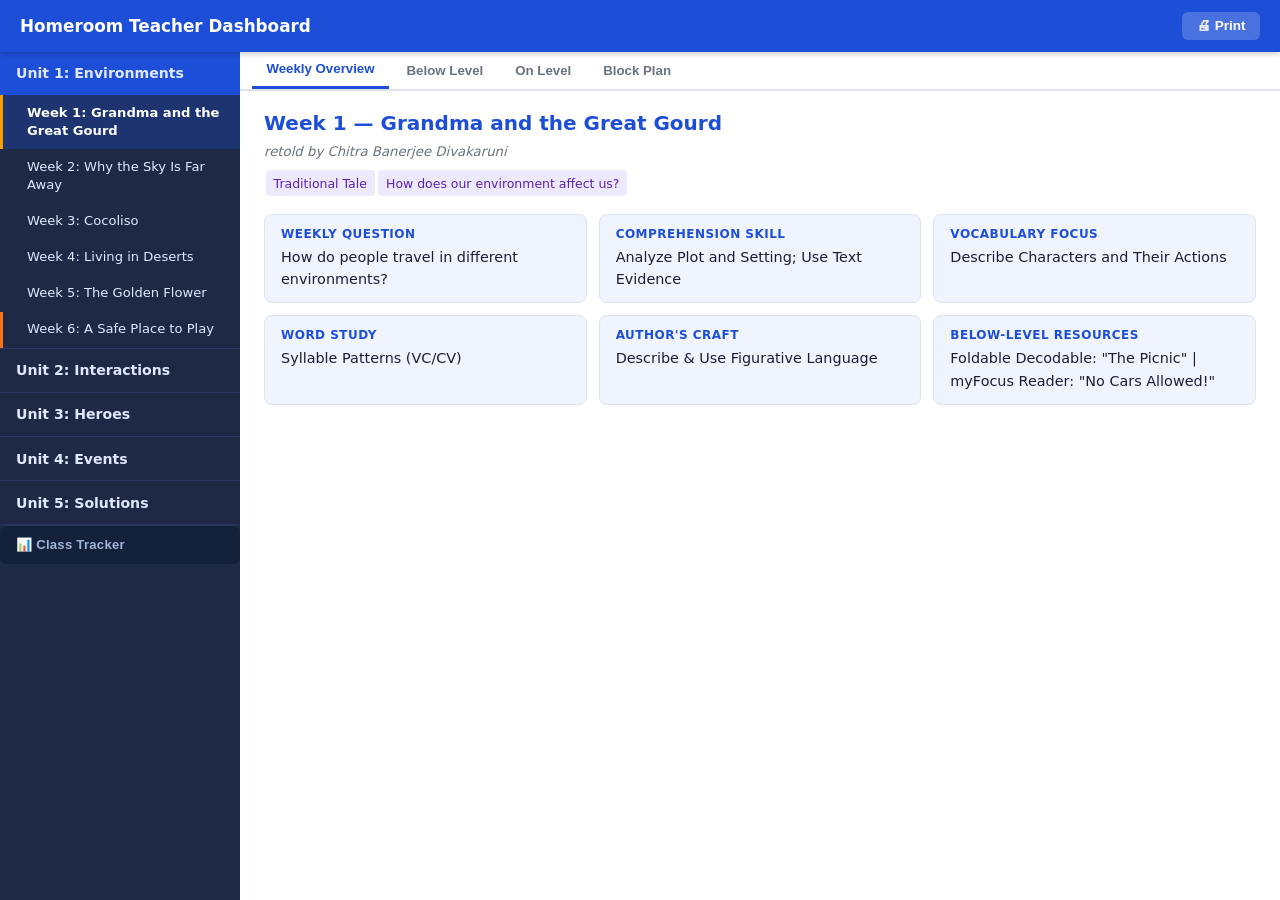
<file: Homeroom-Teacher-Dashboard-Single-File (2).html>
<!DOCTYPE html>
<html lang="en">
<head>
<script data-cochat-failure-overlay="true">
(function () {
  function show(msg) {
    var el = document.getElementById('cc-fail');
    if (!el) {
      el = document.createElement('div'); el.id = 'cc-fail';
      el.style.cssText = 'position:fixed;inset:12px;z-index:2147483647;background:#fff;'
        + 'border:1px solid #d4d4d8;border-radius:12px;padding:20px;overflow:auto;'
        + 'font-family:system-ui,-apple-system,sans-serif;color:#27272a;'
        + 'box-shadow:0 4px 16px rgba(0,0,0,.08)';
      el.innerHTML = '<h2 style="margin:0 0 6px;font-size:16px;font-weight:600">'
        + 'This app stopped running</h2>'
        + '<p style="margin:0 0 12px;font-size:14px;color:#52525b">'
        + 'Share the details below in the chat and the assistant can fix it.</p>'
        + '<pre style="white-space:pre-wrap;background:#f4f4f5;border:1px solid #e4e4e7;'
        + 'padding:10px;border-radius:8px;font-size:12px;line-height:1.5;margin:0"></pre>';
      (document.body || document.documentElement).appendChild(el);
    }
    el.querySelector('pre').textContent += msg + '\n';
  }
  window.__ccFail = show;
  window.addEventListener('error', function (e) {
    if (e.target && (e.target.src || e.target.href)) {
      show('Could not load: ' + (e.target.src || e.target.href));
    } else {
      show((e.message || 'Unknown error') + (e.lineno ? ' (line ' + e.lineno + ')' : ''));
    }
  }, true);
  window.addEventListener('unhandledrejection', function (e) {
    show('Promise error: ' + (e.reason && e.reason.message ? e.reason.message : e.reason));
  });
})();
</script>
<script data-cochat-helper="true">
// Dark mode sync from parent
window.addEventListener('message', function(e) {
    if (e.data && e.data.type === 'darkMode') {
        document.documentElement.classList.toggle('dark', e.data.dark);
    }
});

// CoChat helpers — bridge to the parent window for authenticated calls.
// The artifact iframe has no ``allow-same-origin``, so localStorage and
// direct same-origin fetches with auth do not work here. The parent
// attaches the user's token, picks a model (preferring the active chat's
// selection over a platform default), and proxies to an allow-listed
// endpoint. If your caller wants to pin a specific model id, set
// ``window._cochatModel = '<model-id>'`` before invoking ``cochat.ask``.
(function() {
    // An artifact that ships its own bridge object keeps it; the host's copy
    // only fills the gap.
    if (window.cochat) { return; }
    var _pending = {};
    var _seq = 0;
    var _BRIDGE_TIMEOUT_MS = 30000;

    function _newRequestId() {
        _seq += 1;
        return 'cochat-' + Date.now().toString(36) + '-' + _seq.toString(36);
    }

    window.addEventListener('message', function(e) {
        var data = e.data;
        if (!data || data.type !== 'cochat:bridge:response') return;
        var pending = _pending[data.requestId];
        if (!pending) return;
        delete _pending[data.requestId];
        clearTimeout(pending.timer);
        if (data.error) {
            pending.reject(new Error(data.error));
        } else {
            pending.resolve(data);
        }
    });

    function _bridge(message) {
        return new Promise(function(resolve, reject) {
            if (!window.parent || window.parent === window) {
                reject(new Error('CoChat bridge unavailable: no parent window'));
                return;
            }
            var requestId = _newRequestId();
            var timer = setTimeout(function() {
                if (_pending[requestId]) {
                    delete _pending[requestId];
                    reject(new Error('CoChat bridge timed out after 30s'));
                }
            }, _BRIDGE_TIMEOUT_MS);
            _pending[requestId] = { resolve: resolve, reject: reject, timer: timer };
            try {
                window.parent.postMessage(
                    Object.assign({ requestId: requestId }, message),
                    '*'
                );
            } catch (err) {
                delete _pending[requestId];
                clearTimeout(timer);
                reject(err);
            }
        });
    }

    window.cochat = {
        // Call the LLM. The parent attaches auth and uses the current chat's model.
        // Usage: const reply = await cochat.ask("What is 2+2?", {system: "..."});
        ask: async function(prompt, options) {
            options = options || {};
            var model = (options && options.model) || window._cochatModel || '';
            var resp = await _bridge({
                type: 'cochat:ask',
                prompt: prompt,
                system: options.system || '',
                model: model
            });
            if (resp && typeof resp.content === 'string') return resp.content;
            return '';
        },

        // Proxied external HTTP call. Goes through /api/proxy parent-side.
        // Usage: const r = await cochat.fetch({method:'GET', url:'https://api.example.com/x'});
        fetch: async function(opts) {
            opts = opts || {};
            var resp = await _bridge({
                type: 'cochat:proxy',
                method: opts.method || 'GET',
                url: opts.url || '',
                headers: opts.headers || {},
                body: typeof opts.body === 'string' ? opts.body : (opts.body == null ? '' : JSON.stringify(opts.body))
            });
            return {
                ok: !!resp.ok,
                status: resp.status || 0,
                headers: resp.headers || {},
                body: resp.body || '',
                json: function() {
                    try { return JSON.parse(resp.body || ''); } catch (e) { return null; }
                }
            };
        }
    };
})();
</script>
<style data-cochat-base="true">
/*
 * CoChat artifact base theme.
 *
 * Inlined by `html_document.py:_artifact_renderer` into every HTML artifact's
 * <head>. The variables are always defined (harmless), the opinionated styles
 * are gated under `.cochat-base` so they only apply when the LLM opts in by
 * adding ``class="cochat-base"`` to <body>.
 *
 * Sources of truth (kept in sync with):
 *   src/app.css        — the `.cochat-artifact`-scoped --cc-* tokens
 *   tailwind.config.js — the cochat color scale
 *
 * Dark mode contract:
 *   The parent posts {type:'darkMode', dark} on iframe load and toggles
 *   `html.dark` via the listener injected by `_artifact_renderer`. We key the
 *   dark variables off `html.dark` (authoritative), plus a `prefers-color-
 *   scheme` fallback for the standalone /artifacts/[id] viewer and the brief
 *   pre-postMessage window.
 */

:root {
    /* Brand */
    --cc-primary: #811a71;
    --cc-primary-light: #9e3d8e;
    --cc-primary-dark: #5e1252;
    --cc-primary-subtle: rgba(129, 26, 113, 0.08);
    --cc-secondary: #450077;
    --cc-accent: #0ea371;
    --cc-accent-light: #12c98a;
    --cc-accent-subtle: rgba(14, 163, 113, 0.1);

    /* Neutrals */
    --cc-gray-50: #f9fafb;
    --cc-gray-100: #f3f4f6;
    --cc-gray-200: #e5e7eb;
    --cc-gray-300: #d1d5db;
    --cc-gray-400: #9ca3af;
    --cc-gray-500: #6b7280;
    --cc-gray-600: #4b5563;
    --cc-gray-700: #374151;
    --cc-gray-800: #1f2937;
    --cc-gray-900: #111827;

    /* Surfaces & text */
    --cc-surface: #ffffff;
    --cc-surface-soft: #fafafa;
    --cc-surface-muted: #f3f4f6;
    --cc-border: #e5e7eb;
    --cc-border-strong: #d1d5db;
    --cc-text: #111827;
    --cc-text-soft: #4b5563;
    --cc-text-muted: #6b7280;

    /* Semantic */
    --cc-success: #16a34a;
    --cc-warning: #d97706;
    --cc-danger: #dc2626;
    --cc-info: #2563eb;

    /* Radius */
    --cc-radius-xs: 4px;
    --cc-radius-sm: 6px;
    --cc-radius-md: 8px;
    --cc-radius-lg: 12px;
    --cc-radius-xl: 16px;
    --cc-radius-pill: 999px;

    /* Shadows */
    --cc-shadow-xs: 0 1px 2px rgba(0, 0, 0, 0.04);
    --cc-shadow-sm: 0 1px 3px rgba(0, 0, 0, 0.08);
    --cc-shadow-md: 0 4px 12px rgba(0, 0, 0, 0.08);
    --cc-shadow-lg: 0 8px 24px rgba(0, 0, 0, 0.12);
    --cc-shadow-focus: 0 0 0 3px rgba(129, 26, 113, 0.25);

    /* Typography */
    --cc-font-sans: -apple-system, BlinkMacSystemFont, 'Segoe UI', Roboto,
        'Helvetica Neue', Arial, sans-serif;
    --cc-font-mono: ui-monospace, SFMono-Regular, 'JetBrains Mono', Menlo,
        Consolas, monospace;
}

/* Dark mode — authoritative, driven by parent's html.dark toggle */
html.dark {
    --cc-primary: #d43ea6;
    --cc-primary-light: #e87bc5;
    --cc-primary-dark: #811a71;
    --cc-primary-subtle: rgba(212, 62, 166, 0.14);
    --cc-secondary: #9e3d8e;
    --cc-accent: #12c98a;
    --cc-accent-light: #34d399;
    --cc-accent-subtle: rgba(18, 201, 138, 0.14);

    --cc-gray-50: #171717;
    --cc-gray-100: #262626;
    --cc-gray-200: #333333;
    --cc-gray-300: #4e4e4e;
    --cc-gray-400: #676767;
    --cc-gray-500: #9b9b9b;
    --cc-gray-600: #b4b4b4;
    --cc-gray-700: #cdcdcd;
    --cc-gray-800: #ececec;
    --cc-gray-900: #f9f9f9;

    --cc-surface: #262626;
    --cc-surface-soft: #1f1f1f;
    --cc-surface-muted: #333333;
    --cc-border: #2a2a2a;
    --cc-border-strong: #4e4e4e;
    --cc-text: #eeeeee;
    --cc-text-soft: #cdcdcd;
    --cc-text-muted: #9b9b9b;

    --cc-success: #4ade80;
    --cc-warning: #fbbf24;
    --cc-danger: #f87171;
    --cc-info: #60a5fa;

    --cc-shadow-xs: 0 1px 2px rgba(0, 0, 0, 0.3);
    --cc-shadow-sm: 0 1px 3px rgba(0, 0, 0, 0.35);
    --cc-shadow-md: 0 4px 12px rgba(0, 0, 0, 0.4);
    --cc-shadow-lg: 0 8px 24px rgba(0, 0, 0, 0.5);
    --cc-shadow-focus: 0 0 0 3px rgba(212, 62, 166, 0.35);
}

/*
 * System-preference fallback for contexts where the parent hasn't (yet)
 * posted darkMode — e.g. the standalone /artifacts/[id] viewer or the
 * first paint before the load handler fires. `html.light` (if ever set)
 * pins light; `html.dark` (above) pins dark and wins via specificity.
 */
@media (prefers-color-scheme: dark) {
    :root:not(.light):not(.dark) {
        --cc-primary: #d43ea6;
        --cc-primary-light: #e87bc5;
        --cc-primary-dark: #811a71;
        --cc-primary-subtle: rgba(212, 62, 166, 0.14);
        --cc-secondary: #9e3d8e;
        --cc-accent: #12c98a;
        --cc-accent-light: #34d399;
        --cc-accent-subtle: rgba(18, 201, 138, 0.14);

        --cc-gray-50: #171717;
        --cc-gray-100: #262626;
        --cc-gray-200: #333333;
        --cc-gray-300: #4e4e4e;
        --cc-gray-400: #676767;
        --cc-gray-500: #9b9b9b;
        --cc-gray-600: #b4b4b4;
        --cc-gray-700: #cdcdcd;
        --cc-gray-800: #ececec;
        --cc-gray-900: #f9f9f9;

        --cc-surface: #262626;
        --cc-surface-soft: #1f1f1f;
        --cc-surface-muted: #333333;
        --cc-border: #2a2a2a;
        --cc-border-strong: #4e4e4e;
        --cc-text: #eeeeee;
        --cc-text-soft: #cdcdcd;
        --cc-text-muted: #9b9b9b;

        --cc-success: #4ade80;
        --cc-warning: #fbbf24;
        --cc-danger: #f87171;
        --cc-info: #60a5fa;
    }
}

/* ============================================================ *
 *  Opt-in opinionated styles                                   *
 *  Apply ONLY when <body class="cochat-base"> is present.      *
 *  Without the class, only the CSS variables above exist —     *
 *  zero visual effect on styled mockups.                       *
 * ============================================================ */

.cochat-base,
.cochat-base *,
.cochat-base *::before,
.cochat-base *::after {
    box-sizing: border-box;
}

.cochat-base {
    margin: 0;
    background: var(--cc-surface);
    color: var(--cc-text);
    font-family: var(--cc-font-sans);
    font-size: 14px;
    line-height: 1.5;
    -webkit-font-smoothing: antialiased;
    -moz-osx-font-smoothing: grayscale;
    accent-color: var(--cc-primary);
}

/* Headings */
.cochat-base h1,
.cochat-base h2,
.cochat-base h3,
.cochat-base h4,
.cochat-base h5,
.cochat-base h6 {
    margin: 0 0 0.5em;
    color: var(--cc-text);
    font-weight: 600;
    line-height: 1.25;
}
.cochat-base h1 { font-size: 1.5rem; }
.cochat-base h2 { font-size: 1.25rem; }
.cochat-base h3 { font-size: 1.125rem; }
.cochat-base h4 { font-size: 1rem; }

.cochat-base p { margin: 0 0 0.75em; }
.cochat-base small { color: var(--cc-text-muted); font-size: 0.875em; }

/* Links */
.cochat-base a {
    color: var(--cc-primary);
    text-decoration: none;
    transition: color 0.15s ease;
}
.cochat-base a:hover { color: var(--cc-primary-light); text-decoration: underline; }

/* Horizontal rule */
.cochat-base hr {
    border: 0;
    border-top: 1px solid var(--cc-border);
    margin: 1rem 0;
}

/* Buttons */
.cochat-base .cc-btn {
    display: inline-flex;
    align-items: center;
    justify-content: center;
    gap: 0.5em;
    padding: 0.5rem 0.9rem;
    border: 1px solid var(--cc-border-strong);
    border-radius: var(--cc-radius-md);
    background: var(--cc-surface-soft);
    color: var(--cc-text);
    font: inherit;
    font-weight: 500;
    cursor: pointer;
    transition: background 0.15s ease, border-color 0.15s ease, color 0.15s ease, box-shadow 0.15s ease;
}
.cochat-base .cc-btn:hover { background: var(--cc-surface-muted); border-color: var(--cc-primary); }
.cochat-base .cc-btn:disabled { opacity: 0.55; cursor: not-allowed; }

.cochat-base .cc-btn-primary {
    background: var(--cc-primary);
    border-color: var(--cc-primary);
    color: #fff;
}
.cochat-base .cc-btn-primary:hover {
    background: var(--cc-primary-light);
    border-color: var(--cc-primary-light);
    color: #fff;
}

.cochat-base .cc-btn-ghost {
    background: transparent;
    border-color: transparent;
    color: var(--cc-text-soft);
}
.cochat-base .cc-btn-ghost:hover {
    background: var(--cc-primary-subtle);
    color: var(--cc-primary);
}

/* Cards & panels */
.cochat-base .cc-card {
    background: var(--cc-surface);
    border: 1px solid var(--cc-border);
    border-radius: var(--cc-radius-lg);
    padding: 1rem;
    box-shadow: var(--cc-shadow-sm);
}
.cochat-base .cc-panel {
    background: var(--cc-surface-soft);
    border: 1px solid var(--cc-border);
    border-radius: var(--cc-radius-md);
    padding: 0.75rem;
}

/* Inputs */
.cochat-base .cc-input,
.cochat-base .cc-select,
.cochat-base .cc-textarea {
    width: 100%;
    padding: 0.5rem 0.7rem;
    background: var(--cc-surface);
    color: var(--cc-text);
    border: 1px solid var(--cc-border-strong);
    border-radius: var(--cc-radius-md);
    font: inherit;
    transition: border-color 0.15s ease, box-shadow 0.15s ease;
}
.cochat-base .cc-input:focus,
.cochat-base .cc-select:focus,
.cochat-base .cc-textarea:focus {
    outline: none;
    border-color: var(--cc-primary);
    box-shadow: var(--cc-shadow-focus);
}
.cochat-base .cc-textarea { min-height: 5rem; resize: vertical; }
.cochat-base label { display: inline-block; margin-bottom: 0.25rem; color: var(--cc-text-soft); font-size: 0.875em; }

/* Range slider — brand-tinted thumb in all browsers that support accent-color */
.cochat-base input[type='range'] { accent-color: var(--cc-primary); }

/* Tables */
.cochat-base table {
    width: 100%;
    border-collapse: collapse;
    font-size: 0.9375em;
}
.cochat-base th,
.cochat-base td {
    padding: 0.5rem 0.75rem;
    border-bottom: 1px solid var(--cc-border);
    text-align: left;
    vertical-align: top;
}
.cochat-base th { color: var(--cc-text-soft); font-weight: 600; background: var(--cc-surface-soft); }

/* Code */
.cochat-base code,
.cochat-base pre {
    font-family: var(--cc-font-mono);
    font-size: 0.875em;
}
.cochat-base code {
    background: var(--cc-surface-muted);
    color: var(--cc-text);
    padding: 0.1em 0.35em;
    border-radius: var(--cc-radius-xs);
}
.cochat-base pre {
    background: var(--cc-surface-muted);
    color: var(--cc-text);
    padding: 0.75rem 1rem;
    border-radius: var(--cc-radius-md);
    overflow-x: auto;
}
.cochat-base pre code { background: transparent; padding: 0; }

/* Focus ring for keyboard users (interactive elements not already covered) */
.cochat-base :focus-visible {
    outline: none;
    box-shadow: var(--cc-shadow-focus);
    border-radius: var(--cc-radius-sm);
}

/* Selection */
.cochat-base ::selection {
    background: var(--cc-primary-subtle);
    color: var(--cc-text);
}

/* Scrollbars (WebKit) — subtle, brand-tinted */
.cochat-base ::-webkit-scrollbar { width: 10px; height: 10px; }
.cochat-base ::-webkit-scrollbar-track { background: transparent; }
.cochat-base ::-webkit-scrollbar-thumb {
    background: var(--cc-border-strong);
    border-radius: var(--cc-radius-pill);
}
.cochat-base ::-webkit-scrollbar-thumb:hover { background: var(--cc-primary); }

/* Respect reduced motion */
@media (prefers-reduced-motion: reduce) {
    .cochat-base *,
    .cochat-base *::before,
    .cochat-base *::after {
        animation-duration: 0.001ms !important;
        animation-iteration-count: 1 !important;
        transition-duration: 0.001ms !important;
        scroll-behavior: auto !important;
    }
}

</style>
<meta charset="UTF-8">
<meta name="viewport" content="width=device-width, initial-scale=1.0">
<title>Homeroom Teacher Dashboard</title>
<link rel="stylesheet" href="style.css">
</head>
<body>
<header>
  <h1 id="hr-dash-title" title="Click to set your name" style="cursor:pointer">Homeroom Teacher Dashboard</h1>
  <div class="header-controls">
    <button id="print-btn">🖨 Print</button>
  </div>
</header>
<div id="app">
  <div id="sidebar"></div>
  <div id="main">
    <div id="tabs"></div>
    <div id="lesson-content"></div>
  </div>
</div>

<!-- Lesson data — already on your GitHub, loads fine -->
<script src="data_u1.js"></script>
<script src="data_u2.js"></script>
<script src="data_u3.js"></script>
<script src="data_u4.js"></script>
<script src="data_u5.js"></script>

<!-- ── PASSAGES — embedded inline, no separate file needed ── -->
<script>
window.HR_STORIES=[
{id:1,t:"The Lost Kitten",wc:118,p:"Max was determined to finish watering the garden before dinner. As he carried the heavy watering can, he heard a faint sound coming from the bushes. Curious, he leaned closer and discovered a tiny, shivering kitten tangled in the branches. Its fur was damp, and its eyes looked frightened. Max carefully untangled the kitten and carried it inside. He managed to dry it with a soft towel and poured warm milk into a small bowl. At first, the kitten refused to drink, but Max patiently encouraged it. Finally, the kitten began to sip, and its tail flicked with relief. Max realized that helping the kitten required more than kindness \u2014 it demanded patience and responsibility.",dok:[{lvl:1,pts:1,q1:"Who found the kitten?",a1:"Max",q2:"Where was the kitten hiding?",a2:"In the bushes"},{lvl:2,pts:2,q1:"Why was the kitten shivering?",a1:"It was wet and scared",q2:"What did Max do after bringing it inside?",a2:"Dried it and gave it warm milk"},{lvl:3,pts:3,q1:"What does Max's behavior show about his personality?",a1:"He is patient and responsible",q2:"Why does the author describe the kitten's tail flicking?",a2:"To show it felt safe and relieved"},{lvl:4,pts:4,q1:"Was Max's response the best way to help?",a1:"Open-ended: connects Max's actions to responsible animal care",q2:"Compare caring for a found animal to professional rescue.",a2:"Both require responsibility and care"}]},
{id:2,t:"The Red Kite",wc:100,p:"Lily loved Saturdays because they meant time with her grandmother. One breezy afternoon, her grandmother handed her a bright red kite with a long ribbon tail. Lily ran across the yard, and the wind lifted the kite high into the sky. Suddenly, the string tangled, and the kite dipped dangerously. Lily felt frustrated but remembered her grandmother's advice: 'Dreams fly higher when you don't give up.' She untangled the string carefully and tried again. This time, the kite soared even higher, dancing against the clouds. Lily realized that persistence was the key to success, whether with kites or with dreams.",dok:[{lvl:1,pts:1,q1:"Who is the main character?",a1:"Lily",q2:"When did she fly her kite?",a2:"Saturday afternoon"},{lvl:2,pts:2,q1:"What challenge did Lily face?",a1:"The string tangled and kite dipped",q2:"How did she solve it?",a2:"Untangled string and tried again"},{lvl:3,pts:3,q1:"What does Lily's persistence show?",a1:"Determination and resilience",q2:"Why is the grandmother's gift meaningful?",a2:"It symbolizes dreaming big"},{lvl:4,pts:4,q1:"How does kite flying connect to life goals?",a1:"Teaches persistence and reaching high",q2:"Compare kite flying to another activity requiring persistence.",a2:"Both need practice and effort"}]},
{id:3,t:"Fresh Apples",wc:96,p:"Sam's father owned a small orchard filled with apple trees. One crisp autumn morning, Sam was asked to gather apples for a pie. He carefully picked five shiny red apples and placed them in a basket. As he walked back, one apple slipped out and rolled across the grass. Sam chased it, laughing, and returned with all five. His mother praised his effort and began slicing the apples. The sweet smell of cinnamon filled the kitchen, and Sam felt proud that his work contributed to the family's meal. He realized that even small tasks could bring joy and connection.",dok:[{lvl:1,pts:1,q1:"Who gathered the apples?",a1:"Sam",q2:"How many apples did he pick?",a2:"Five"},{lvl:2,pts:2,q1:"What was the apples' purpose?",a1:"To make a pie",q2:"What happened to one apple?",a2:"It rolled away but Sam retrieved it"},{lvl:3,pts:3,q1:"What does Sam's effort show?",a1:"Pride and responsibility",q2:"Why is the family meal important?",a2:"It strengthens family bonds"},{lvl:4,pts:4,q1:"How does helping with chores build character?",a1:"It teaches responsibility and teamwork",q2:"Compare homegrown apples to store-bought ones.",a2:"Homegrown apples connect families to nature"}]},
{id:4,t:"The Little Frog",wc:77,p:"A small green frog sat on a wet log near the pond. It watched a fly buzzing close by. The frog leapt forward, but the fly escaped. Determined, the frog waited patiently until another fly came near. This time, it snapped its tongue out quickly and caught the insect. The frog's belly was full, and it croaked happily. The pond echoed with sounds of frogs, crickets, and splashing fish. The frog realized that patience and timing were just as important as strength.",dok:[{lvl:1,pts:1,q1:"What animal is the story about?",a1:"A frog",q2:"Where was the frog sitting?",a2:"On a wet log near the pond"},{lvl:2,pts:2,q1:"What did the frog try to catch?",a1:"A fly",q2:"What happened on the first attempt?",a2:"The fly escaped"},{lvl:3,pts:3,q1:"What does the frog's persistence show?",a1:"Patience and determination",q2:"Why is timing important for the frog?",a2:"It helps catch food successfully"},{lvl:4,pts:4,q1:"How does the frog's behavior relate to human problem-solving?",a1:"Both require patience and persistence",q2:"Compare the frog's pond to another animal's habitat.",a2:"Each habitat provides food and safety"}]},
{id:5,t:"Baking Sweet Cookies",wc:92,p:"Ben loved baking with his grandmother. One rainy afternoon, they decided to make chocolate chip cookies. Ben measured the flour carefully, but when he scooped sugar, some spilled onto the counter. His grandmother smiled and said, 'Mistakes happen; we just clean them up.' Together, they mixed butter, sugar, and chocolate chips until the dough was ready. The oven filled the kitchen with a warm, sweet smell. When the cookies were done, Ben proudly shared them with his family. He realized that baking was not only about food but also about patience, teamwork, and joy.",dok:[{lvl:1,pts:1,q1:"Who baked cookies with Ben?",a1:"His grandmother",q2:"What kind of cookies did they make?",a2:"Chocolate chip"},{lvl:2,pts:2,q1:"What mistake did Ben make?",a1:"He spilled sugar",q2:"How did his grandmother respond?",a2:"She said mistakes happen and helped clean up"},{lvl:3,pts:3,q1:"What does baking teach Ben?",a1:"Patience and teamwork",q2:"Why is sharing cookies important?",a2:"It brings family joy"},{lvl:4,pts:4,q1:"How does baking connect to learning life skills?",a1:"It teaches responsibility and cooperation",q2:"Compare baking with family to baking alone.",a2:"Baking with family builds connection and happiness"}]},
{id:6,t:"The Busy Ants",wc:80,p:"On a warm summer day, a colony of ants worked together near a dirt hill. Some ants carried crumbs twice their size, while others dug tunnels to make the hill stronger. A few ants stood guard, watching for danger. As the food pile grew, the ants moved quickly and efficiently, never stopping to rest. Their teamwork made the colony stronger, and each ant played an important role. The ants showed that cooperation and persistence could achieve more than one ant alone.",dok:[{lvl:1,pts:1,q1:"What insects are in the story?",a1:"Ants",q2:"Where did they work?",a2:"Near a dirt hill"},{lvl:2,pts:2,q1:"What did the ants carry?",a1:"Crumbs",q2:"Why did some ants dig tunnels?",a2:"To make the hill stronger"},{lvl:3,pts:3,q1:"What does the ants' teamwork show?",a1:"Cooperation and persistence",q2:"Why did some ants stand guard?",a2:"To protect the colony from danger"},{lvl:4,pts:4,q1:"How does teamwork help both ants and humans?",a1:"It allows groups to achieve more together",q2:"Compare ant teamwork to a human group project.",a2:"Both require cooperation and shared effort"}]},
{id:7,t:"The Lost Key",wc:74,p:"Anna loved exploring her grandmother's attic. One afternoon, she discovered a small wooden box with a rusty lock. She searched the attic until she found an old key on the kitchen table. Excited, Anna unlocked the box and found letters, seashells, and a faded photograph. Her grandmother explained that these were treasures from her childhood. Anna realized that the box held memories more valuable than gold. She felt proud to have uncovered a piece of family history.",dok:[{lvl:1,pts:1,q1:"Who found the box?",a1:"Anna",q2:"Where was the key?",a2:"On the kitchen table"},{lvl:2,pts:2,q1:"What did the box contain?",a1:"Letters, seashells, and a photograph",q2:"Why was Anna excited?",a2:"She unlocked the box and found treasures"},{lvl:3,pts:3,q1:"What does the box symbolize?",a1:"Family memories and history",q2:"How did Anna feel after opening it?",a2:"Proud and connected to her grandmother"},{lvl:4,pts:4,q1:"Why are memories more valuable than gold?",a1:"They hold emotional meaning and connection",q2:"Compare Anna's treasure to something you value.",a2:"Both represent personal importance"}]},
{id:8,t:"Swimming Pool Fun",wc:72,p:"Leo and his sister spent the afternoon at the community pool. They splashed, played with a beach ball, and raced each other across the water. After an hour, Leo noticed his fingers were wrinkled. His sister laughed and said it meant he had been swimming too long. They climbed out, dried off, and enjoyed popsicles together. Leo realized that swimming was not just fun but also a way to bond with his sister.",dok:[{lvl:1,pts:1,q1:"Who went swimming?",a1:"Leo and his sister",q2:"What did they play with?",a2:"A beach ball"},{lvl:2,pts:2,q1:"Why were Leo's fingers wrinkled?",a1:"He had been swimming too long",q2:"What did they do after swimming?",a2:"Dried off and ate popsicles"},{lvl:3,pts:3,q1:"What does swimming teach Leo?",a1:"Bonding and fun with family",q2:"Why is playing together important?",a2:"It strengthens relationships"},{lvl:4,pts:4,q1:"How does swimming compare to other family activities?",a1:"Both build connection and joy",q2:"Why is balance important in fun activities?",a2:"Balance keeps experiences healthy"}]},
{id:9,t:"Planting Seeds",wc:67,p:"Maya wanted to grow a sunflower in her backyard. She dug a small hole with a shovel, placed a seed inside, and covered it with soil. Every day, she watered the spot and waited patiently. Weeks later, a green sprout appeared, and soon a tall sunflower bloomed with golden petals. Maya felt proud of her effort and realized that patience and care were needed to help things grow.",dok:[{lvl:1,pts:1,q1:"Who planted the seed?",a1:"Maya",q2:"What kind of seed was it?",a2:"Sunflower"},{lvl:2,pts:2,q1:"What tool did Maya use?",a1:"A shovel",q2:"What did she do daily?",a2:"Watered the seed"},{lvl:3,pts:3,q1:"What does the sunflower symbolize?",a1:"Growth and patience",q2:"How did Maya feel when it bloomed?",a2:"Proud and accomplished"},{lvl:4,pts:4,q1:"How does caring for plants teach responsibility?",a1:"It requires daily effort and patience",q2:"Compare caring for a plant to caring for a pet.",a2:"Both need attention and consistency"}]},
{id:10,t:"The Train Ride",wc:59,p:"Mark loved traveling by train. One afternoon, he sat by the window as the train sped past trees, rivers, and small towns. He imagined adventures waiting in each place. The rhythmic sound of the train wheels made him feel excited and curious. Mark realized that journeys were not only about reaching a destination but also about enjoying the ride itself.",dok:[{lvl:1,pts:1,q1:"Who rode the train?",a1:"Mark",q2:"Where did he sit?",a2:"By the window"},{lvl:2,pts:2,q1:"What did Mark see outside?",a1:"Trees, rivers, and towns",q2:"How did the train sound make him feel?",a2:"Excited and curious"},{lvl:3,pts:3,q1:"What does Mark's imagination show?",a1:"Curiosity and creativity",q2:"Why is the journey important?",a2:"It teaches enjoyment beyond the destination"},{lvl:4,pts:4,q1:"How does train travel compare to other travel?",a1:"It allows observation and reflection",q2:"Why is enjoying the journey valuable in life?",a2:"It makes experiences meaningful"}]},
{id:11,t:"The Missing Homework",wc:71,p:"Jake rushed into class, realizing he had left his homework on his desk at home. His stomach twisted with worry as the teacher asked for assignments. Jake explained honestly, and the teacher gave him an extra page to complete during recess. Though disappointed, Jake worked hard and finished the task. When he handed it in, the teacher praised his determination. Jake learned that mistakes can be fixed with effort and honesty.",dok:[{lvl:1,pts:1,q1:"Who forgot his homework?",a1:"Jake",q2:"Where was the homework left?",a2:"On his desk at home"},{lvl:2,pts:2,q1:"How did Jake feel?",a1:"Nervous and worried",q2:"What did the teacher do?",a2:"Gave him an extra page to complete"},{lvl:3,pts:3,q1:"What does Jake's effort show?",a1:"Determination and responsibility",q2:"Why did the teacher praise him?",a2:"For fixing his mistake with effort"},{lvl:4,pts:4,q1:"How does honesty help in school?",a1:"It builds trust and responsibility",q2:"Compare Jake's response to how you would react.",a2:"Both involve facing mistakes honestly"}]},
{id:12,t:"Camping at Night",wc:59,p:"One summer evening, a family set up tents near a quiet lake. They roasted marshmallows over a fire, told stories, and sang songs under the stars. The night air was cool, and crickets chirped nearby. As the fire dimmed, the family huddled together, feeling peaceful and safe. Camping reminded them that simple moments outdoors could bring joy and closeness.",dok:[{lvl:1,pts:1,q1:"What food did Dad roast over the fire?",a1:"Marshmallows",q2:"Where was the family camping?",a2:"Near a quiet lake"},{lvl:2,pts:2,q1:"What sounds did they hear at night?",a1:"Crickets chirping",q2:"How did they feel at night?",a2:"Peaceful and safe"},{lvl:3,pts:3,q1:"What does camping show about family?",a1:"It builds closeness and joy",q2:"Why are simple moments important?",a2:"They create lasting memories"},{lvl:4,pts:4,q1:"How does camping compare to staying home?",a1:"Camping connects families to nature",q2:"Why is outdoor time valuable?",a2:"It refreshes and strengthens relationships"}]},
{id:13,t:"The New Library Book",wc:56,p:"Elena visited the library and chose a book about dinosaurs. She flipped through pages filled with colorful illustrations and facts. Some dinosaurs looked frightening, but Elena was fascinated by their size and strength. She borrowed the book and read it at home, eager to learn more. Elena realized that books could open doors to new worlds and ideas.",dok:[{lvl:1,pts:1,q1:"Who visited the library?",a1:"Elena",q2:"What kind of book did she choose?",a2:"A book about dinosaurs"},{lvl:2,pts:2,q1:"What did the book contain?",a1:"Illustrations and facts",q2:"How did Elena feel about the dinosaurs?",a2:"Fascinated, though some looked frightening"},{lvl:3,pts:3,q1:"What does Elena's interest show?",a1:"Curiosity and eagerness to learn",q2:"Why are books powerful?",a2:"They open doors to new worlds"},{lvl:4,pts:4,q1:"How does reading compare to visiting a museum?",a1:"Both teach and inspire learning",q2:"Why is curiosity important?",a2:"It drives discovery and growth"}]},
{id:14,t:"A Puppy in the Rain",wc:62,p:"A small brown puppy wandered onto the porch during a storm. Its fur was soaked, and it shivered from the cold. When the rain stopped, the puppy shook itself dry and chased a butterfly across the yard. The family watching smiled, realizing the puppy had found comfort and joy after fear. The storm reminded them that challenges can lead to brighter moments.",dok:[{lvl:1,pts:1,q1:"What animal came to the porch?",a1:"A puppy",q2:"What color was it?",a2:"Brown"},{lvl:2,pts:2,q1:"Why was the puppy shivering?",a1:"It was wet and cold",q2:"What did the puppy do after the rain?",a2:"Shook itself dry and chased a butterfly"},{lvl:3,pts:3,q1:"What does the puppy's change show?",a1:"Fear can turn into joy",q2:"Why did the family smile?",a2:"They saw the puppy's happiness"},{lvl:4,pts:4,q1:"How do animals and humans react to storms?",a1:"Both feel fear but find relief afterward",q2:"Why are challenges important?",a2:"They lead to growth and brighter moments"}]},
{id:15,t:"The Winter Snowman",wc:55,p:"Tom loved winter snow. One morning, he rolled three large snowballs and stacked them to build a snowman. He added a carrot for the nose and buttons for the eyes. When his family came outside, they admired his creation. Tom felt proud of his creativity and effort. The snowman stood tall as a symbol of joy and imagination.",dok:[{lvl:1,pts:1,q1:"Who built the snowman?",a1:"Tom",q2:"How many snowballs did he use?",a2:"Three"},{lvl:2,pts:2,q1:"What did Tom use for the nose?",a1:"A carrot",q2:"What did he use for the eyes?",a2:"Buttons"},{lvl:3,pts:3,q1:"What does the snowman show about Tom?",a1:"Creativity and pride",q2:"Why did his family admire it?",a2:"It showed effort and imagination"},{lvl:4,pts:4,q1:"How does building a snowman compare to other winter activities?",a1:"Both bring joy and creativity",q2:"Why is imagination important in play?",a2:"It makes experiences meaningful and fun"}]},
{id:16,t:"The Art Project",wc:65,p:"Kim loved creating art in school. For her project, she decided to build a spaceship from cardboard. She painted stars on the sides and glued shiny paper to make windows. Using scissors and glue, she carefully shaped the rocket. When she presented it to the class, everyone admired her creativity. Kim realized that art was more than colors and shapes \u2014 it was imagination brought to life.",dok:[{lvl:1,pts:1,q1:"Who made the art project?",a1:"Kim",q2:"What did she build?",a2:"A spaceship"},{lvl:2,pts:2,q1:"What materials did Kim use?",a1:"Cardboard, scissors, glue, shiny paper",q2:"What did she paint on the sides?",a2:"Stars"},{lvl:3,pts:3,q1:"What does Kim's project show?",a1:"Creativity and imagination",q2:"Why did her classmates admire it?",a2:"It showed effort and originality"},{lvl:4,pts:4,q1:"How does art help express ideas?",a1:"It turns imagination into visible form",q2:"Compare art projects to another way of expressing creativity.",a2:"Both allow personal expression"}]},
{id:17,t:"Feeding the Ducks",wc:60,p:"Mia carried a bag of bread to the pond. Four ducks swam quickly toward her, quacking loudly. She tossed pieces of bread, and the ducks gobbled them up. Mia laughed, enjoying the connection with the animals. Feeding the ducks made her feel peaceful and happy. She realized that small acts of kindness could bring joy to both people and animals.",dok:[{lvl:1,pts:1,q1:"Who fed the ducks?",a1:"Mia",q2:"How many ducks came?",a2:"Four"},{lvl:2,pts:2,q1:"What did Mia feed them?",a1:"Bread",q2:"How did the ducks respond?",a2:"Swam quickly and ate eagerly"},{lvl:3,pts:3,q1:"What does Mia's laughter show?",a1:"Joy and connection",q2:"Why is feeding animals meaningful?",a2:"It builds appreciation for nature"},{lvl:4,pts:4,q1:"How does feeding ducks compare to other outdoor activities?",a1:"Both bring peace and enjoyment",q2:"Why are small acts of kindness important?",a2:"They create happiness for all involved"}]},
{id:18,t:"The Lost Hat",wc:55,p:"Lucas wore his favorite birthday hat while walking outside. Suddenly, a strong wind blew it off his head. The hat rolled across the grass, and Lucas chased after it. He used a stick to reach it from under a bush. Relieved, he placed it back on his head. Lucas realized that determination helped him recover something important.",dok:[{lvl:1,pts:1,q1:"Who lost the hat?",a1:"Lucas",q2:"What caused the hat to blow away?",a2:"The wind"},{lvl:2,pts:2,q1:"How did Lucas get the hat back?",a1:"Used a stick to reach it",q2:"Why was the hat special?",a2:"It was a birthday gift"},{lvl:3,pts:3,q1:"What does Lucas's effort show?",a1:"Determination and care",q2:"How did he feel after recovering it?",a2:"Relieved"},{lvl:4,pts:4,q1:"How does losing something outdoors differ from indoors?",a1:"Outdoors requires more effort to recover",q2:"Why is determination important in challenges?",a2:"It helps achieve goals despite obstacles"}]},
{id:19,t:"The Birthday Surprise",wc:51,p:"Nina's friends planned a surprise party. They hid behind the sofa with balloons and a chocolate cake. When Nina walked in, everyone shouted, 'Surprise!' She laughed with joy and hugged her friends. The party was filled with games and laughter. Nina realized that friendship was the best gift of all.",dok:[{lvl:1,pts:1,q1:"Who was surprised?",a1:"Nina",q2:"Where were her friends hiding?",a2:"Behind the sofa"},{lvl:2,pts:2,q1:"What kind of cake did they have?",a1:"Chocolate",q2:"What did the friends plan?",a2:"A surprise party"},{lvl:3,pts:3,q1:"What does the party show about friendship?",a1:"It brings joy and connection",q2:"Why did Nina laugh with joy?",a2:"She felt loved and appreciated"},{lvl:4,pts:4,q1:"How does a surprise party differ from a planned one?",a1:"Surprises create excitement and stronger emotions",q2:"Why is friendship valuable?",a2:"It provides support and happiness"}]},
{id:20,t:"The Beach Shells",wc:52,p:"Leo walked along the sandy beach, searching for shells. He found three colorful shells and placed them in his bucket. Each shell reminded him of summer days filled with sunshine and laughter. As the waves rolled in, Leo felt connected to the ocean's beauty. Collecting shells taught him to appreciate nature's small treasures.",dok:[{lvl:1,pts:1,q1:"Who collected shells?",a1:"Leo",q2:"How many shells did he find?",a2:"Three"},{lvl:2,pts:2,q1:"Where did Leo put the shells?",a1:"In his bucket",q2:"What did the shells remind him of?",a2:"Summer days with sunshine and laughter"},{lvl:3,pts:3,q1:"What does Leo's collection show?",a1:"Love for nature and appreciation",q2:"Why did he feel connected to the ocean?",a2:"The shells symbolized its beauty"},{lvl:4,pts:4,q1:"How does collecting shells compare to other beach activities?",a1:"Both bring joy and connection to nature",q2:"Why are small treasures meaningful?",a2:"They remind us of special experiences"}]},
{id:21,t:"Bird House Builders",wc:58,p:"Ella wanted to build a birdhouse with her father. They gathered wood, nails, and paint. Together, they measured and hammered until the small house was complete. Ella painted it bright blue and hung it on a tree branch. Soon, a bird flew inside, chirping happily. Ella felt proud of her success and realized that teamwork made projects more meaningful.",dok:[{lvl:1,pts:1,q1:"Who built the birdhouse?",a1:"Ella and her father",q2:"Where did they hang it?",a2:"On a tree branch"},{lvl:2,pts:2,q1:"What materials did they use?",a1:"Wood, nails, and paint",q2:"What happened after it was finished?",a2:"A bird flew inside"},{lvl:3,pts:3,q1:"What does Ella's project show?",a1:"Success through teamwork",q2:"Why did she feel proud?",a2:"She completed the project with effort"},{lvl:4,pts:4,q1:"How does building a birdhouse compare to other projects?",a1:"Both require planning and teamwork",q2:"Why is teamwork valuable?",a2:"It makes tasks easier and more meaningful"}]},
{id:22,t:"The Evening Bike Ride",wc:63,p:"Ryan loved riding his bike in the evening. He strapped on his helmet and pedaled down the quiet street. The sunset painted the sky orange and pink, and stars began to appear. The cool breeze brushed his face, and he felt free and peaceful. Ryan realized that evening rides gave him time to reflect and enjoy the beauty of the world around him.",dok:[{lvl:1,pts:1,q1:"Who rode the bike?",a1:"Ryan",q2:"What safety item did he wear?",a2:"A helmet"},{lvl:2,pts:2,q1:"What did Ryan see in the sky?",a1:"Sunset colors and stars",q2:"How did the breeze make him feel?",a2:"Free and peaceful"},{lvl:3,pts:3,q1:"What does Ryan's ride show?",a1:"Freedom and reflection",q2:"Why is evening special for him?",a2:"It allows peace and appreciation"},{lvl:4,pts:4,q1:"How does evening riding compare to daytime riding?",a1:"Evening is calmer and more reflective",q2:"Why is reflection important in life?",a2:"It helps people appreciate experiences"}]}
];
</script>

<!-- ── TRACKER — embedded inline, clean version, no dead code ── -->
<script>
(function(){
"use strict";
var KEY="hr_tracker_v1";
var GROUPS={"Sight Words":{icon:"\uD83D\uDD35",cls:"sw",desc:"VALLSS At Risk \u2014 intensive foundational support"},"Fluency":{icon:"\uD83D\uDFE0",cls:"fl",desc:"VALLSS Some Risk \u2014 strategic fluency support"},"Comprehension":{icon:"\uD83D\uDFE2",cls:"cp",desc:"VALLSS Low Risk \u2014 comprehension deepening"}};
var RISK_MAP={"At Risk":"Sight Words","Some Risk":"Fluency","Low Risk":"Comprehension"};
function uid(){return Date.now().toString(36)+Math.random().toString(36).slice(2,6);}
function load(){try{return JSON.parse(localStorage.getItem(KEY))||{className:"",students:[]};}catch(e){return{className:"",students:[]};}}
function save(d){try{localStorage.setItem(KEY,JSON.stringify(d));}catch(e){}}

var _hrid=null;
var HR_STORIES=window.HR_STORIES||[];
var HR_STATION_META={"Sight Words":{icon:"\uD83D\uDD35",cls:"sw",scoreType:"mastery",goal:80,goalLabel:"80% Mastery"},"Fluency":{icon:"\uD83D\uDFE0",cls:"fl",scoreType:"wpm",goal:90,goalLabel:"90 WPM"},"Comprehension":{icon:"\uD83D\uDFE2",cls:"cp",scoreType:"dok",goal:80,goalLabel:"80% DOK"}};
var HR_DOLCH={"pre":["a","and","away","big","blue","can","come","down","find","for","funny","go","help","here","I","in","is","it","jump","little","look","make","me","my","not","one","play","red","run","said","see","the","three","to","two","up","we","where","yellow","you"],"primer":["all","am","are","at","ate","be","black","brown","but","came","did","do","eat","four","get","good","have","he","into","like","must","new","no","now","on","our","out","please","pretty","ran","ride","saw","say","she","so","soon","that","there","they","this","too","under","want","was","well","went","what","white","who","will","with","yes"],"g1":["after","again","an","any","as","ask","by","could","every","fly","from","give","going","had","has","her","him","his","how","just","know","let","live","may","of","old","once","open","over","put","round","some","stop","take","thank","them","think","walk","were","when"],"g2":["always","around","because","been","before","best","both","buy","call","cold","does","don't","fast","first","five","found","gave","goes","green","its","made","many","off","or","pull","read","right","sing","sit","sleep","tell","their","these","those","upon","us","use","very","wash","which","why","wish","work","would","write","your"],"g3":["about","better","bring","carry","clean","cut","done","draw","drink","eight","fall","far","full","got","grow","hold","hot","hurt","if","keep","kind","laugh","light","long","much","myself","never","nine","only","own","pick","seven","shall","show","six","small","start","ten","today","together","try","warm"]};
var DAYS=["Sunday","Monday","Tuesday","Wednesday","Thursday","Friday","Saturday"];

function getHrtScore(e,station){if(!e)return 0;if(station==="Sight Words")return e.score||0;if(station==="Fluency")return e.wpm||0;var pts=(e.d1q1?1:0)+(e.d1q2?1:0)+(e.d2q1?2:0)+(e.d2q2?2:0)+(e.d3q1?3:0)+(e.d3q2?3:0)+(e.d4q1?4:0)+(e.d4q2?4:0);return e.score||Math.round(pts/20*100);}

function drawHrtChart(stu,meta){
  var cv=document.getElementById("hrt-canvas");if(!cv)return;
  var ctx=cv.getContext("2d"),W=cv.width,H=cv.height,pad={t:24,r:16,b:36,l:48};
  var ent=stu.entries.slice().sort(function(a,b){return new Date(a.date)-new Date(b.date);});
  if(!ent.length)return;
  ctx.clearRect(0,0,W,H);ctx.fillStyle="#f8faff";ctx.fillRect(0,0,W,H);
  var sc=ent.map(function(e){return getHrtScore(e,stu.group);});
  var goal=meta.goal,maxV=Math.max(goal*1.2,Math.max.apply(null,sc)*1.1,30),minV=Math.max(0,Math.min.apply(null,sc)-10);
  function xp(i){return pad.l+(i/Math.max(ent.length-1,1))*(W-pad.l-pad.r);}
  function yp(v){return pad.t+(1-(v-minV)/(maxV-minV))*(H-pad.t-pad.b);}
  ctx.strokeStyle="#e2e8f0";ctx.lineWidth=1;
  for(var g=0;g<=4;g++){var gv=minV+(g/4)*(maxV-minV),gy=yp(gv);ctx.beginPath();ctx.moveTo(pad.l,gy);ctx.lineTo(W-pad.r,gy);ctx.stroke();ctx.fillStyle="#94a3b8";ctx.font="10px sans-serif";ctx.textAlign="right";ctx.fillText(Math.round(gv)+(meta.scoreType!=="wpm"?"%":""),pad.l-4,gy+4);}
  ctx.strokeStyle="#f59f00";ctx.lineWidth=1.5;ctx.setLineDash([5,4]);
  ctx.beginPath();ctx.moveTo(pad.l,yp(goal));ctx.lineTo(W-pad.r,yp(goal));ctx.stroke();ctx.setLineDash([]);
  ctx.strokeStyle="#3b5bdb";ctx.lineWidth=2.5;ctx.lineJoin="round";ctx.beginPath();
  ent.forEach(function(e,i){var s=getHrtScore(e,stu.group);i===0?ctx.moveTo(xp(i),yp(s)):ctx.lineTo(xp(i),yp(s));});ctx.stroke();
  ent.forEach(function(e,i){var s=getHrtScore(e,stu.group);ctx.fillStyle="#3b5bdb";ctx.beginPath();ctx.arc(xp(i),yp(s),5,0,Math.PI*2);ctx.fill();ctx.fillStyle="#1e293b";ctx.font="bold 10px sans-serif";ctx.textAlign="center";ctx.fillText(Math.round(s)+(meta.scoreType!=="wpm"?"%":""),xp(i),yp(s)-9);});
}

function renderInto(el){
  var d=load();
  if(!_hrid){showHrtRoster(el,d);return;}
  var hrtS=null;
  for(var i=0;i<d.students.length;i++){if(d.students[i].id===_hrid){hrtS=d.students[i];break;}}
  if(!hrtS){_hrid=null;showHrtRoster(el,d);return;}
  showHrtStudentFile(el,d,hrtS);
}

function showHrtRoster(el,d){
  var sts=d.students||[],todayDay=DAYS[new Date().getDay()],testToday=sts.filter(function(s){return s.testDay===todayDay;});
  var h="<div style='padding:1rem'>";
  if(testToday.length){
    h+="<div style='background:#fef9c3;border:1.5px solid #fde047;border-radius:10px;padding:.7rem 1rem;margin-bottom:.8rem'>";
    h+="<div style='font-size:.85rem;font-weight:700;color:#713f12;margin-bottom:.35rem'>\uD83D\uDCC5 Test Today ("+todayDay+")</div>";
    testToday.forEach(function(s){h+="<span class='hrt-scard' data-sid='"+s.id+"' style='display:inline-flex;align-items:center;gap:.35rem;padding:.22rem .55rem;background:#fff;border-radius:5px;margin:.15rem;cursor:pointer;border:1px solid #fde047;font-size:.82rem;font-weight:600;color:#0f172a'>"+s.name+" \u203a</span>";});
    h+="</div>";
  }
  h+="<div style='background:#f8faff;border:1.5px solid #e2e8f0;border-radius:10px;padding:.75rem 1rem;margin-bottom:.9rem'>";
  h+="<div style='font-size:.88rem;font-weight:700;color:#1e3a8a;margin-bottom:.4rem'>Add Student</div>";
  h+="<div style='display:flex;gap:.5rem;flex-wrap:wrap;align-items:flex-end'>";
  h+="<div><div style='font-size:.74rem;font-weight:600;color:#475569;margin-bottom:.15rem'>Name</div><input id='hrt-name' type='text' placeholder='First name' style='padding:.3rem .5rem;border:1.5px solid #cbd5e1;border-radius:6px;font-size:.83rem;width:110px'></div>";
  h+="<div><div style='font-size:.74rem;font-weight:600;color:#475569;margin-bottom:.15rem'>VALLSS Risk</div><select id='hrt-risk' style='padding:.3rem .5rem;border:1.5px solid #cbd5e1;border-radius:6px;font-size:.83rem'><option value=''>-- Select --</option><option>At Risk</option><option>Some Risk</option><option>Low Risk</option></select></div>";
  h+="<div><div style='font-size:.74rem;font-weight:600;color:#475569;margin-bottom:.15rem'>Testing Day</div><select id='hrt-day' style='padding:.3rem .5rem;border:1.5px solid #cbd5e1;border-radius:6px;font-size:.83rem'><option value=''>-- Select --</option><option>Monday</option><option>Tuesday</option><option>Wednesday</option><option>Thursday</option><option>Friday</option></select></div>";
  h+="<button id='hrt-add-btn' style='padding:.35rem .9rem;background:#1e40af;color:#fff;border:none;border-radius:6px;font-size:.83rem;font-weight:600;cursor:pointer'>+ Add</button></div></div>";
  [["Sight Words","\uD83D\uDD35","#eff6ff","#bfdbfe","#1e40af"],["Fluency","\uD83D\uDFE0","#fff7ed","#fed7aa","#c2410c"],["Comprehension","\uD83D\uDFE2","#f0fdf4","#bbf7d0","#166534"]].forEach(function(sta){
    var grp=sts.filter(function(s){return s.group===sta[0];});
    h+="<div style='background:"+sta[2]+";border:1.5px solid "+sta[3]+";border-radius:10px;padding:.75rem 1rem;margin-bottom:.6rem'>";
    h+="<div style='font-size:.85rem;font-weight:700;color:"+sta[4]+";margin-bottom:.4rem'>"+sta[1]+" "+sta[0]+" <span style='font-weight:400;font-size:.77rem;color:#94a3b8'>("+grp.length+")</span></div>";
    if(!grp.length){h+="<div style='font-size:.77rem;color:#94a3b8;font-style:italic'>No students yet</div>";}
    grp.forEach(function(s){
      var le=s.entries&&s.entries.length?s.entries[s.entries.length-1]:null,sc2="No sessions";
      if(le){if(s.group==="Sight Words")sc2=(le.score||0)+"% mastery";else if(s.group==="Fluency")sc2=(le.wpm||0)+" WPM";else{var dp=(le.d1q1?1:0)+(le.d1q2?1:0)+(le.d2q1?2:0)+(le.d2q2?2:0)+(le.d3q1?3:0)+(le.d3q2?3:0)+(le.d4q1?4:0)+(le.d4q2?4:0);sc2=dp+"/20 pts";}}
      var tb=s.testDay?"<span style='font-size:.68rem;color:#92400e;background:#fef9c3;border-radius:3px;padding:.05rem .25rem;margin-left:.25rem'>"+s.testDay.slice(0,3)+"</span>":"";
      h+="<div class='hrt-scard' data-sid='"+s.id+"' style='display:flex;justify-content:space-between;align-items:center;padding:.38rem .6rem;background:rgba(255,255,255,.75);border-radius:7px;margin:.2rem 0;cursor:pointer;border:1px solid "+sta[3]+"'><span style='font-size:.85rem;font-weight:600;color:#0f172a'>"+s.name+tb+"</span><span style='font-size:.75rem;color:"+sta[4]+"'>"+sc2+" \u203a</span></div>";
    });
    h+="</div>";
  });
  if(!sts.length){h+="<div style='text-align:center;padding:2rem;color:#94a3b8'>Add your first student above.</div>";}
  h+="<button id='hrt-pass-btn' style='margin-top:.6rem;font-size:.78rem;padding:.28rem .7rem;border:1.5px solid #e2e8f0;border-radius:6px;background:#fff;cursor:pointer;color:#475569'>\uD83D\uDCDA View / Print Passages</button></div>";
  el.innerHTML=h;
  var ab=document.getElementById("hrt-add-btn");
  if(ab)ab.addEventListener("click",function(){
    var nm=(document.getElementById("hrt-name")||{}).value.trim(),risk=(document.getElementById("hrt-risk")||{}).value,day=(document.getElementById("hrt-day")||{}).value;
    if(!nm){alert("Enter a student name.");return;}if(!risk){alert("Select a VALLSS risk level.");return;}if(!day){alert("Select a testing day.");return;}
    var d2=load(),ns={id:uid(),name:nm,risk:risk,group:RISK_MAP[risk],testDay:day,entries:[]};
    d2.students.push(ns);save(d2);_hrid=ns.id;renderInto(el);
  });
  el.addEventListener("click",function(e){
    var c=e.target.closest?e.target.closest(".hrt-scard"):null;
    if(c&&c.dataset.sid){_hrid=c.dataset.sid;renderInto(el);}
    if(e.target.id==="hrt-pass-btn"){renderHrtPassages(el);}
  });
}

function showHrtStudentFile(el,d,sel){
  var m2=HR_STATION_META[sel.group];
  var h="<div style='padding:.75rem 1rem'>";
  h+="<div style='display:flex;align-items:center;gap:.5rem;flex-wrap:wrap;margin-bottom:.6rem'>";
  h+="<button id='hrt-back' style='font-size:.77rem;padding:.27rem .6rem;border-radius:6px;border:1px solid #e2e8f0;background:#f8faff;color:#1e3a8a;cursor:pointer'>\u2190 All Students</button>";
  h+="<h2 style='margin:0;font-size:.98rem;color:#0f172a'>"+sel.name+"</h2>";
  h+="<span style='background:"+(m2.cls==="sw"?"#eff6ff":m2.cls==="fl"?"#fff7ed":"#f0fdf4")+";color:"+(m2.cls==="sw"?"#1e40af":m2.cls==="fl"?"#c2410c":"#166534")+";padding:.18rem .55rem;border-radius:12px;font-size:.74rem;font-weight:700'>"+m2.icon+" "+sel.group+"</span>";
  if(sel.testDay)h+="<span style='background:#fef9c3;color:#713f12;padding:.15rem .45rem;border-radius:10px;font-size:.73rem'>\uD83D\uDCC5 "+sel.testDay+"</span>";
  h+="<button class='hrt-del' data-del='"+sel.id+"' style='font-size:.76rem;padding:.25rem .55rem;border-radius:5px;border:1px solid #fca5a5;background:#fff;color:#dc2626;cursor:pointer;margin-left:auto'>Remove</button></div>";
  h+="<div style='background:#f8faff;border:1.5px solid #e2e8f0;border-radius:10px;padding:.75rem 1rem;margin-bottom:.75rem'>";
  h+="<div style='font-size:.85rem;font-weight:700;color:#0f172a;margin-bottom:.35rem'>Log Session</div>";
  h+="<div style='display:flex;gap:.5rem;flex-wrap:wrap;align-items:flex-end'><label style='font-size:.78rem;font-weight:600;color:#475569'>Date<br><input id='hrt-date' type='date' value='"+new Date().toISOString().slice(0,10)+"' style='padding:.3rem .5rem;border:1.5px solid #cbd5e1;border-radius:6px;font-size:.82rem'></label>";
  if(sel.group==="Sight Words"){
    h+="<label style='font-size:.78rem;font-weight:600;color:#475569'>Dolch Level<br><select id='hrt-sw-lvl' style='padding:.3rem .5rem;border:1.5px solid #cbd5e1;border-radius:6px;font-size:.82rem'><option value='pre'>Pre-Primer (40)</option><option value='primer'>Primer (52)</option><option value='g1'>1st Grade (41)</option><option value='g2'>2nd Grade (46)</option><option value='g3'>3rd Grade (41)</option></select></label></div>";
    h+="<div id='hrt-sw-grid' style='padding:.35rem 0;line-height:2.1'></div><div id='hrt-sw-score' style='font-size:.78rem;color:#1d4ed8;font-weight:600'>Select a level to load words</div>";
  }else if(sel.group==="Fluency"){
    h+="<label style='font-size:.78rem;font-weight:600;color:#475569'>Passage<br><select id='hrt-story' style='padding:.3rem .5rem;border:1.5px solid #cbd5e1;border-radius:6px;font-size:.82rem'><option value=''>\u2014 Select \u2014</option>";
    HR_STORIES.forEach(function(s){h+="<option value='"+s.id+"'>Story "+s.id+": "+s.t+" ("+s.wc+" words)</option>";});
    h+="</select></label><label style='font-size:.78rem;font-weight:600;color:#475569'>Time (min)<br><input id='hrt-time' type='number' step='0.5' min='0.5' max='10' value='1' style='padding:.3rem .5rem;border:1.5px solid #cbd5e1;border-radius:6px;font-size:.82rem;width:70px'></label></div>";
    h+="<div id='hrt-fl-words' style='display:none;margin:.4rem 0;line-height:2.2'></div>";
    h+="<div style='display:flex;align-items:center;gap:.6rem;margin:.4rem 0;flex-wrap:wrap'><span id='hrt-fl-time' style='font-size:1.15rem;font-weight:700;font-variant-numeric:tabular-nums;color:#1e40af;min-width:2.8rem'>1:00</span><button id='hrt-fl-start' style='padding:.28rem .75rem;background:#1e40af;color:#fff;border:none;border-radius:6px;font-size:.82rem;cursor:pointer'>&#9654; Start</button><button id='hrt-fl-reset' style='padding:.28rem .7rem;background:#e2e8f0;color:#334155;border:none;border-radius:6px;font-size:.82rem;cursor:pointer'>&#8635; Reset</button><span id='hrt-fl-status' style='font-size:.77rem;color:#94a3b8'></span></div>";
  }else{
    h+="<label style='font-size:.78rem;font-weight:600;color:#475569'>Passage<br><select id='hrt-story' style='padding:.3rem .5rem;border:1.5px solid #cbd5e1;border-radius:6px;font-size:.82rem'><option value=''>\u2014 Select \u2014</option>";
    HR_STORIES.forEach(function(s){h+="<option value='"+s.id+"'>Story "+s.id+": "+s.t+" ("+s.wc+" words)</option>";});
    h+="</select></label><label style='font-size:.78rem;font-weight:600;color:#475569'>Read time (min)<br><input id='hrt-time' type='number' step='0.5' min='0.5' max='20' style='padding:.3rem .5rem;border:1.5px solid #cbd5e1;border-radius:6px;font-size:.82rem;width:70px'></label></div>";
    h+="<div id='hrt-cp-area' style='display:none;margin:.4rem 0'></div>";
    h+="<div style='display:flex;align-items:center;gap:.6rem;margin:.4rem 0;flex-wrap:wrap'><span id='hrt-cp-time' style='font-size:1.15rem;font-weight:700;font-variant-numeric:tabular-nums;color:#166534;min-width:2.8rem'>0:00</span><button id='hrt-cp-start' style='padding:.28rem .75rem;background:#166534;color:#fff;border:none;border-radius:6px;font-size:.82rem;cursor:pointer'>&#9654; Start</button><button id='hrt-cp-reset' style='padding:.28rem .7rem;background:#e2e8f0;color:#334155;border:none;border-radius:6px;font-size:.82rem;cursor:pointer'>&#8635; Reset</button><span id='hrt-cp-status' style='font-size:.77rem;color:#94a3b8'>Tap Start when student begins reading</span></div>";
  }
  h+="<div style='display:flex;gap:.6rem;align-items:center;margin-top:.55rem'><label style='font-size:.78rem;font-weight:600;color:#475569'>Notes<br><input id='hrt-notes' placeholder='Optional' style='padding:.3rem .5rem;border:1.5px solid #cbd5e1;border-radius:6px;font-size:.82rem;width:160px'></label>";
  h+="<button id='hrt-log' style='margin-top:auto;padding:.35rem .9rem;background:#166534;color:#fff;border:none;border-radius:6px;font-size:.83rem;font-weight:600;cursor:pointer'>Log Session</button></div></div>";
  var sl=m2.scoreType==="wpm"?"WPM":m2.scoreType==="mastery"?"Mastery %":"DOK %";
  h+="<div style='background:#f8faff;border:1.5px solid #e2e8f0;border-radius:10px;padding:.6rem .8rem;margin-bottom:.75rem'><canvas id='hrt-canvas' width='520' height='180'></canvas><div style='font-size:.72rem;color:#94a3b8;margin-top:.3rem'>\u2015 "+sl+" &nbsp;\u2015 \u2015 \u2015 Goal ("+m2.goalLabel+")</div></div>";
  h+="<div style='background:#f8faff;border:1.5px solid #e2e8f0;border-radius:10px;padding:.6rem .8rem'>";
  h+="<div style='font-size:.84rem;font-weight:700;color:#1e3a8a;margin-bottom:.4rem'>Session History</div>";
  if(!sel.entries||!sel.entries.length){h+="<p style='font-size:.8rem;color:#94a3b8;margin:0'>No sessions yet.</p>";}
  else{
    var sorted=sel.entries.slice().sort(function(a,b){return new Date(b.date)-new Date(a.date);});
    h+="<table style='width:100%;border-collapse:collapse;font-size:.8rem'><thead><tr style='color:#475569'><th style='text-align:left;padding:.25rem .4rem'>Date</th><th style='text-align:left;padding:.25rem .4rem'>Score</th><th style='text-align:left;padding:.25rem .4rem'>Notes</th><th></th></tr></thead><tbody>";
    sorted.forEach(function(e){
      var sc3="";
      if(sel.group==="Sight Words")sc3=(e.score||0)+"% mastery";
      else if(sel.group==="Fluency")sc3=(e.wpm||0)+" WPM";
      else{var dp=(e.d1q1?1:0)+(e.d1q2?1:0)+(e.d2q1?2:0)+(e.d2q2?2:0)+(e.d3q1?3:0)+(e.d3q2?3:0)+(e.d4q1?4:0)+(e.d4q2?4:0);sc3=dp+"/20 pts ("+(e.score||Math.round(dp/20*100))+"%)"}
      h+="<tr style='border-top:1px solid #e2e8f0'><td style='padding:.25rem .4rem'>"+e.date+"</td><td style='padding:.25rem .4rem;font-weight:600'>"+sc3+"</td><td style='padding:.25rem .4rem;color:#64748b'>"+(e.notes||"")+"</td><td><button class='hrt-del-e' data-sid='"+sel.id+"' data-eid='"+(e.id||"")+"' style='font-size:.75rem;border:1px solid #fca5a5;background:#fff;border-radius:4px;color:#dc2626;cursor:pointer'>&times;</button></td></tr>";
    });
    h+="</tbody></table>";
  }
  h+="</div></div>";
  el.innerHTML=h;
  if(sel.entries&&sel.entries.length){drawHrtChart(sel,m2);}
  wireHRT(el,sel,d.students);
}

function wireHRT(el,sel,students){
  var back=document.getElementById("hrt-back");
  if(back)back.addEventListener("click",function(){_hrid=null;renderInto(el);});

  if(sel&&sel.group==="Sight Words"){
    var swLvl=document.getElementById("hrt-sw-lvl"),swGrid=document.getElementById("hrt-sw-grid"),swScore=document.getElementById("hrt-sw-score");
    function loadSwGrid(){
      var words=HR_DOLCH[swLvl?swLvl.value:"pre"]||[];
      var gs="";words.forEach(function(w){gs+="<span class='hrt-fw' data-word='"+w+"' data-state='0' style='display:inline-block;padding:.2rem .45rem;margin:.15rem;border:1.5px solid #cbd5e1;border-radius:5px;font-size:.8rem;cursor:pointer;background:#fff'>"+w+"</span>";});
      if(swGrid)swGrid.innerHTML=gs;
      if(swGrid)swGrid.addEventListener("click",function(e){
        var sp=e.target.closest?e.target.closest(".hrt-fw"):null;if(!sp)return;
        var st=parseInt(sp.dataset.state||"0");
        if(st===0){sp.dataset.state="1";sp.style.background="#dcfce7";sp.style.borderColor="#86efac";}
        else if(st===1){sp.dataset.state="2";sp.style.background="#fee2e2";sp.style.borderColor="#fca5a5";}
        else{sp.dataset.state="0";sp.style.background="#fff";sp.style.borderColor="#cbd5e1";}
        var all=swGrid.querySelectorAll(".hrt-fw"),cor=0,tot=0;
        all.forEach(function(x){if(x.dataset.state==="1"){cor++;tot++;}else if(x.dataset.state==="2")tot++;});
        if(swScore)swScore.textContent="Tested: "+tot+"/"+words.length+" \u2014 Correct: "+cor+" ("+Math.round(cor/Math.max(tot,1)*100)+"%)";
      });
    }
    loadSwGrid();
    if(swLvl)swLvl.addEventListener("change",loadSwGrid);
  }

  if(sel&&sel.group==="Fluency"){
    var stF=document.getElementById("hrt-story"),flW=document.getElementById("hrt-fl-words");
    if(stF)stF.addEventListener("change",function(){
      var story=HR_STORIES.find(function(s){return s.id===parseInt(stF.value,10);});
      if(!story||!flW)return;
      var words=story.p.split(" ");
      var wh="<div style='line-height:2.2;padding:.3rem 0'>";
      words.forEach(function(w,i){wh+="<span class='hrt-fw' data-idx='"+i+"' data-state='0' style='margin:.1rem;padding:.15rem .3rem;border-radius:4px;cursor:pointer;font-size:.86rem'>"+w+"</span> ";});
      wh+="</div>";flW.innerHTML=wh;flW.style.display="";
      flW.addEventListener("click",function(e){
        var sp=e.target.closest?e.target.closest(".hrt-fw"):null;if(!sp)return;
        var st=sp.dataset.state||"0";
        if(st==="0"){
          flW.querySelectorAll(".hrt-fw").forEach(function(x){if(x.dataset.state==="1"){x.dataset.state="0";x.style.background="";x.style.color="";}});
          sp.dataset.state="1";sp.style.background="#dcfce7";sp.style.color="#15803d";
        }else if(st==="1"){sp.dataset.state="2";sp.style.background="#fee2e2";sp.style.color="#dc2626";}
        else{sp.dataset.state="0";sp.style.background="";sp.style.color="";}
      });
    });
    // Fluency 1-min countdown timer
    (function(){
      var tmEl=document.getElementById("hrt-fl-time"),stBtn=document.getElementById("hrt-fl-start"),rsBtn=document.getElementById("hrt-fl-reset"),stEl=document.getElementById("hrt-fl-status");
      if(!tmEl||!stBtn)return;
      var _t=null,_s=60;
      function fmt(s){return Math.floor(s/60)+":"+(s%60<10?"0":"")+s%60;}
      function beep(){try{var c=new(window.AudioContext||window.webkitAudioContext)();var o=c.createOscillator(),g=c.createGain();o.connect(g);g.connect(c.destination);o.frequency.value=880;o.type="sine";g.gain.setValueAtTime(0.6,c.currentTime);g.gain.exponentialRampToValueAtTime(0.001,c.currentTime+1);o.start(c.currentTime);o.stop(c.currentTime+1);}catch(e){}}
      function tick(){_s--;tmEl.textContent=fmt(_s);if(_s<=0){clearInterval(_t);_t=null;stBtn.textContent="\u25BA Start";if(stEl)stEl.textContent="\u23F1 Time!";tmEl.style.color="#dc2626";beep();}}
      stBtn.addEventListener("click",function(){
        if(_t){clearInterval(_t);_t=null;stBtn.textContent="\u25BA Start";if(stEl)stEl.textContent="Paused";}
        else{if(_s<=0){_s=60;tmEl.textContent="1:00";tmEl.style.color="#1e40af";if(stEl)stEl.textContent="";}stBtn.textContent="\u23F8 Pause";if(stEl)stEl.textContent="Running...";_t=setInterval(tick,1000);}
      });
      if(rsBtn)rsBtn.addEventListener("click",function(){clearInterval(_t);_t=null;_s=60;tmEl.textContent="1:00";tmEl.style.color="#1e40af";stBtn.textContent="\u25BA Start";if(stEl)stEl.textContent="";});
    })();
  }

  if(sel&&sel.group==="Comprehension"){
    var stC=document.getElementById("hrt-story"),ca=document.getElementById("hrt-cp-area");
    if(stC)stC.addEventListener("change",function(){
      var story=HR_STORIES.find(function(s){return s.id===parseInt(stC.value,10);});
      if(!story||!ca)return;
      ca.style.display="";
      var ch="<p style='font-size:.8rem;color:#334155;line-height:1.6;background:#f8faff;padding:.5rem .65rem;border-radius:6px;margin-bottom:.4rem'>"+story.p+"</p><div>";
      story.dok.forEach(function(dq){
        ch+="<div style='margin:.3rem 0'><div style='font-size:.77rem;font-weight:600;color:#475569;margin-bottom:.2rem'>DOK "+dq.lvl+" ("+dq.pts+" pt each)</div>";
        ch+="<label style='display:block;font-size:.8rem;margin:.15rem 0'><input type='checkbox' id='hrt-d"+dq.lvl+"q1' style='margin-right:.35rem'> "+dq.q1+"</label>";
        ch+="<label style='display:block;font-size:.8rem;margin:.15rem 0'><input type='checkbox' id='hrt-d"+dq.lvl+"q2' style='margin-right:.35rem'> "+dq.q2+"</label></div>";
      });
      ch+="</div>";ca.innerHTML=ch;
    });
    // Comprehension stopwatch
    (function(){
      var tmEl=document.getElementById("hrt-cp-time"),stBtn=document.getElementById("hrt-cp-start"),rsBtn=document.getElementById("hrt-cp-reset"),stEl=document.getElementById("hrt-cp-status"),tInp=document.getElementById("hrt-time");
      if(!tmEl||!stBtn)return;
      var _t=null,_s=0;
      function fmt(s){return Math.floor(s/60)+":"+(s%60<10?"0":"")+s%60;}
      function tick(){_s++;tmEl.textContent=fmt(_s);}
      stBtn.addEventListener("click",function(){
        if(_t){clearInterval(_t);_t=null;stBtn.textContent="\u25BA Start";if(stEl)stEl.textContent="Stopped \u2014 time filled";if(tInp)tInp.value=(_s/60).toFixed(2);}
        else{stBtn.textContent="\u23F9 Stop";if(stEl)stEl.textContent="Running...";_t=setInterval(tick,1000);}
      });
      if(rsBtn)rsBtn.addEventListener("click",function(){clearInterval(_t);_t=null;_s=0;tmEl.textContent="0:00";stBtn.textContent="\u25BA Start";if(stEl)stEl.textContent="Tap Start when student begins reading";if(tInp)tInp.value="";});
    })();
  }

  var logBtn=document.getElementById("hrt-log");
  if(logBtn&&sel)logBtn.addEventListener("click",function(){
    var d2=load(),stu=d2.students.find(function(s){return s.id===sel.id;});
    if(!stu)return;
    var dt=(document.getElementById("hrt-date")||{}).value||new Date().toISOString().slice(0,10);
    var notes=(document.getElementById("hrt-notes")||{}).value||"";
    var entry={id:uid(),date:dt,notes:notes};
    if(stu.group==="Sight Words"){
      var sg=document.getElementById("hrt-sw-grid"),sl2=document.getElementById("hrt-sw-lvl");
      var all2=sg?sg.querySelectorAll(".hrt-fw"):[];var cor2=[],tot2=[];
      all2.forEach(function(x){if(x.dataset.state==="1"){cor2.push(x.dataset.word);tot2.push(x.dataset.word);}else if(x.dataset.state==="2")tot2.push(x.dataset.word);});
      entry.swLevel=sl2?sl2.value:"";entry.swCorrect=cor2;entry.swTested=tot2;entry.score=tot2.length?Math.round(cor2.length/tot2.length*100):0;
    }else if(stu.group==="Fluency"){
      var stEl=document.getElementById("hrt-story"),flW2=document.getElementById("hrt-fl-words");
      var stopW=flW2?flW2.querySelector("[data-state='1']"):null;
      var redW=flW2?Array.from(flW2.querySelectorAll("[data-state='2']")).map(function(x){return x.textContent.trim();}):[];
      entry.storyId=stEl?parseInt(stEl.value,10):null;
      var st2=entry.storyId?HR_STORIES.find(function(s){return s.id===entry.storyId;}):null;
      entry.storyTitle=st2?st2.t:"";entry.stoppedIdx=stopW?parseInt(stopW.dataset.idx,10):0;entry.redWords=redW;
      var tm=(parseFloat((document.getElementById("hrt-time")||{}).value)||1);
      entry.wpm=Math.round(Math.max(0,(entry.stoppedIdx+1-redW.length)/Math.max(tm,0.1)));entry.score=entry.wpm;
    }else{
      var stEl2=document.getElementById("hrt-story");entry.storyId=stEl2?parseInt(stEl2.value,10):null;
      var st3=entry.storyId?HR_STORIES.find(function(s){return s.id===entry.storyId;}):null;
      entry.storyTitle=st3?st3.t:"";
      ["d1q1","d1q2","d2q1","d2q2","d3q1","d3q2","d4q1","d4q2"].forEach(function(k){var el2=document.getElementById("hrt-"+k);entry[k]=!!(el2&&el2.checked);});
      var rp=(entry.d1q1?1:0)+(entry.d1q2?1:0)+(entry.d2q1?2:0)+(entry.d2q2?2:0)+(entry.d3q1?3:0)+(entry.d3q2?3:0)+(entry.d4q1?4:0)+(entry.d4q2?4:0);
      entry.rawPts=rp;entry.score=Math.round(rp/20*100);
    }
    stu.entries=stu.entries||[];stu.entries.push(entry);save(d2);renderInto(el);
  });

  el.querySelectorAll(".hrt-del").forEach(function(btn){
    btn.addEventListener("click",function(){
      if(!confirm("Remove this student?"))return;
      var d3=load();d3.students=d3.students.filter(function(s){return s.id!==btn.dataset.del;});
      save(d3);_hrid=null;renderInto(el);
    });
  });
  el.querySelectorAll(".hrt-del-e").forEach(function(btn){
    btn.addEventListener("click",function(){
      var d4=load(),stu2=d4.students.find(function(s){return s.id===btn.dataset.sid;});
      if(stu2)stu2.entries=(stu2.entries||[]).filter(function(e){return e.id!==btn.dataset.eid;});
      save(d4);renderInto(el);
    });
  });
}

function renderHrtPassages(el){
  var h="<div style='padding:1rem 1.25rem'>";
  h+="<div style='display:flex;justify-content:space-between;align-items:center;margin-bottom:.7rem'><strong style='font-size:.95rem'>\uD83D\uDCDA Reading Passages (22)</strong><button id='hrt-pb-back' style='font-size:.78rem;padding:.28rem .65rem;border:1.5px solid #e2e8f0;border-radius:6px;background:#fff;cursor:pointer'>\u2190 Back</button></div>";
  h+="<div style='font-size:.78rem;color:#64748b;margin-bottom:.7rem'>DOK 1\u20114 \u00B7 Student copies print without answers</div>";
  HR_STORIES.forEach(function(s){
    h+="<div style='background:#fff;border:1px solid #e2e8f0;border-radius:8px;padding:.7rem .9rem;margin-bottom:.5rem'>";
    h+="<div style='display:flex;justify-content:space-between;align-items:center;gap:.5rem'><strong style='font-size:.87rem'>Story "+s.id+": "+s.t+"</strong><span style='font-size:.74rem;color:#64748b'>("+s.wc+" words)</span><button class='hrt-stucopy' data-sid='"+s.id+"' style='font-size:.73rem;background:#f0fdf4;border:1px solid #bbf7d0;border-radius:5px;padding:.2rem .55rem;cursor:pointer;white-space:nowrap'>&#128438; Student Copy</button></div>";
    h+="<p style='font-size:.8rem;color:#475569;margin:.3rem 0;line-height:1.55'>"+s.p+"</p>";
    s.dok.forEach(function(dq){
      h+="<div style='font-size:.75rem;margin:.2rem 0;color:#334155'><span style='font-weight:700'>DOK "+dq.lvl+" ("+dq.pts+"pt):</span> 1. "+dq.q1+" <em style='color:#64748b'>\u2192 "+dq.a1+"</em> &nbsp; 2. "+dq.q2+" <em style='color:#64748b'>\u2192 "+dq.a2+"</em></div>";
    });
    h+="</div>";
  });
  h+="</div>";
  el.innerHTML=h;
  var pb=document.getElementById("hrt-pb-back");
  if(pb)pb.addEventListener("click",function(){renderInto(el);});
  el.querySelectorAll(".hrt-stucopy").forEach(function(btn){
    btn.addEventListener("click",function(){printStudentCopyHR(parseInt(btn.dataset.sid,10));});
  });
}

function printStudentCopyHR(id){
  var s=HR_STORIES.find(function(x){return x.id===id;});if(!s)return;
  var h="<!DOCTYPE html><html><head><meta charset='UTF-8'><style>body{font-family:Georgia,serif;max-width:620px;margin:2.5rem auto;padding:0 1.5rem;font-size:13pt;line-height:1.75;}h1{font-size:1.1rem;font-weight:700;margin-bottom:.2rem;}h2{font-size:.88rem;color:#555;margin:0 0 1.25rem;}.ps{margin-bottom:1.75rem;border-bottom:1px solid #ccc;padding-bottom:1.5rem;}.ql{font-weight:700;font-size:.93rem;margin-bottom:.25rem;}.al{border-bottom:1px solid #bbb;min-height:1.3rem;margin:.15rem 0 .5rem;}.pb{background:#166534;color:#fff;border:none;border-radius:6px;padding:.4rem 1rem;cursor:pointer;margin-top:.5rem;}@media print{.pb{display:none!important;}}</style></head><body>";
  h+="<h1>Story "+s.id+": "+s.t+"</h1><h2>"+s.wc+" words &bull; Name: ______________________________ &bull; Date: _____________</h2>";
  h+="<div class='ps'>"+s.p+"</div><div>";
  s.dok.forEach(function(dq){
    h+="<div class='ql'>DOK "+dq.lvl+" ("+dq.pts+" pt each)</div>";
    h+="<p style='margin:.2rem 0'>1. "+dq.q1+"</p><div class='al'></div><div class='al'></div>";
    h+="<p style='margin:.2rem 0'>2. "+dq.q2+"</p><div class='al'></div><div class='al'></div>";
  });
  h+="</div><button class='pb' onclick='window.print()'>&#128438; Print<\/button><\/body><\/html>";
  var w=window.open("","_blank","width=720,height=900");if(w){w.document.write(h);w.document.close();}
}

window.HR_TRACKER={render:renderInto};
}());
</script>

<!-- App logic — already on your GitHub, loads fine -->
<script src="app.js"></script>

<!-- Teacher name: always works regardless of app.js version -->
<script>
(function(){
  var KEY="hr_teacher_name",el=document.getElementById("hr-dash-title");
  if(!el)return;
  var saved=localStorage.getItem(KEY);
  if(saved)el.textContent=saved;
  el.style.cursor="pointer";
  el.title="Click to set your name";
  el.addEventListener("click",function(){
    var cur=el.textContent;
    var name=prompt("Enter your name for this dashboard:",cur==="Homeroom Teacher Dashboard"?"":cur);
    if(name!==null&&name.trim()){localStorage.setItem(KEY,name.trim());el.textContent=name.trim();}
  });
})();
</script>
</body>
</html>
</file>
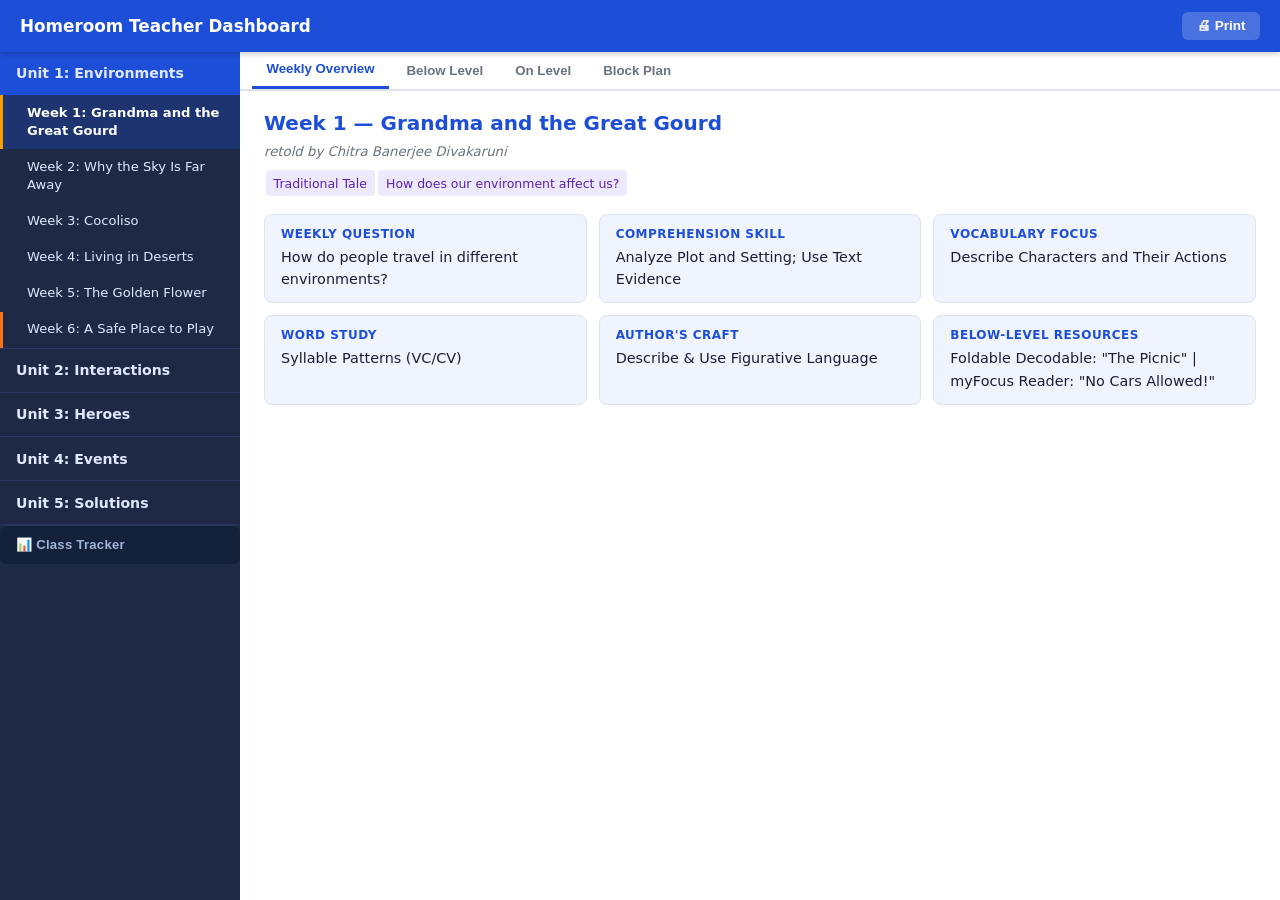
<file: Homeroom-Teacher-Dashboard-Single-File (3).html>
<!DOCTYPE html>
<html lang="en">
<head>
<script data-cochat-failure-overlay="true">
(function () {
  function show(msg) {
    var el = document.getElementById('cc-fail');
    if (!el) {
      el = document.createElement('div'); el.id = 'cc-fail';
      el.style.cssText = 'position:fixed;inset:12px;z-index:2147483647;background:#fff;'
        + 'border:1px solid #d4d4d8;border-radius:12px;padding:20px;overflow:auto;'
        + 'font-family:system-ui,-apple-system,sans-serif;color:#27272a;'
        + 'box-shadow:0 4px 16px rgba(0,0,0,.08)';
      el.innerHTML = '<h2 style="margin:0 0 6px;font-size:16px;font-weight:600">'
        + 'This app stopped running</h2>'
        + '<p style="margin:0 0 12px;font-size:14px;color:#52525b">'
        + 'Share the details below in the chat and the assistant can fix it.</p>'
        + '<pre style="white-space:pre-wrap;background:#f4f4f5;border:1px solid #e4e4e7;'
        + 'padding:10px;border-radius:8px;font-size:12px;line-height:1.5;margin:0"></pre>';
      (document.body || document.documentElement).appendChild(el);
    }
    el.querySelector('pre').textContent += msg + '\n';
  }
  window.__ccFail = show;
  window.addEventListener('error', function (e) {
    if (e.target && (e.target.src || e.target.href)) {
      show('Could not load: ' + (e.target.src || e.target.href));
    } else {
      show((e.message || 'Unknown error') + (e.lineno ? ' (line ' + e.lineno + ')' : ''));
    }
  }, true);
  window.addEventListener('unhandledrejection', function (e) {
    show('Promise error: ' + (e.reason && e.reason.message ? e.reason.message : e.reason));
  });
})();
</script>
<script data-cochat-helper="true">
// Dark mode sync from parent
window.addEventListener('message', function(e) {
    if (e.data && e.data.type === 'darkMode') {
        document.documentElement.classList.toggle('dark', e.data.dark);
    }
});

// CoChat helpers — bridge to the parent window for authenticated calls.
// The artifact iframe has no ``allow-same-origin``, so localStorage and
// direct same-origin fetches with auth do not work here. The parent
// attaches the user's token, picks a model (preferring the active chat's
// selection over a platform default), and proxies to an allow-listed
// endpoint. If your caller wants to pin a specific model id, set
// ``window._cochatModel = '<model-id>'`` before invoking ``cochat.ask``.
(function() {
    // An artifact that ships its own bridge object keeps it; the host's copy
    // only fills the gap.
    if (window.cochat) { return; }
    var _pending = {};
    var _seq = 0;
    var _BRIDGE_TIMEOUT_MS = 30000;

    function _newRequestId() {
        _seq += 1;
        return 'cochat-' + Date.now().toString(36) + '-' + _seq.toString(36);
    }

    window.addEventListener('message', function(e) {
        var data = e.data;
        if (!data || data.type !== 'cochat:bridge:response') return;
        var pending = _pending[data.requestId];
        if (!pending) return;
        delete _pending[data.requestId];
        clearTimeout(pending.timer);
        if (data.error) {
            pending.reject(new Error(data.error));
        } else {
            pending.resolve(data);
        }
    });

    function _bridge(message) {
        return new Promise(function(resolve, reject) {
            if (!window.parent || window.parent === window) {
                reject(new Error('CoChat bridge unavailable: no parent window'));
                return;
            }
            var requestId = _newRequestId();
            var timer = setTimeout(function() {
                if (_pending[requestId]) {
                    delete _pending[requestId];
                    reject(new Error('CoChat bridge timed out after 30s'));
                }
            }, _BRIDGE_TIMEOUT_MS);
            _pending[requestId] = { resolve: resolve, reject: reject, timer: timer };
            try {
                window.parent.postMessage(
                    Object.assign({ requestId: requestId }, message),
                    '*'
                );
            } catch (err) {
                delete _pending[requestId];
                clearTimeout(timer);
                reject(err);
            }
        });
    }

    window.cochat = {
        // Call the LLM. The parent attaches auth and uses the current chat's model.
        // Usage: const reply = await cochat.ask("What is 2+2?", {system: "..."});
        ask: async function(prompt, options) {
            options = options || {};
            var model = (options && options.model) || window._cochatModel || '';
            var resp = await _bridge({
                type: 'cochat:ask',
                prompt: prompt,
                system: options.system || '',
                model: model
            });
            if (resp && typeof resp.content === 'string') return resp.content;
            return '';
        },

        // Proxied external HTTP call. Goes through /api/proxy parent-side.
        // Usage: const r = await cochat.fetch({method:'GET', url:'https://api.example.com/x'});
        fetch: async function(opts) {
            opts = opts || {};
            var resp = await _bridge({
                type: 'cochat:proxy',
                method: opts.method || 'GET',
                url: opts.url || '',
                headers: opts.headers || {},
                body: typeof opts.body === 'string' ? opts.body : (opts.body == null ? '' : JSON.stringify(opts.body))
            });
            return {
                ok: !!resp.ok,
                status: resp.status || 0,
                headers: resp.headers || {},
                body: resp.body || '',
                json: function() {
                    try { return JSON.parse(resp.body || ''); } catch (e) { return null; }
                }
            };
        }
    };
})();
</script>
<style data-cochat-base="true">
/*
 * CoChat artifact base theme.
 *
 * Inlined by `html_document.py:_artifact_renderer` into every HTML artifact's
 * <head>. The variables are always defined (harmless), the opinionated styles
 * are gated under `.cochat-base` so they only apply when the LLM opts in by
 * adding ``class="cochat-base"`` to <body>.
 *
 * Sources of truth (kept in sync with):
 *   src/app.css        — the `.cochat-artifact`-scoped --cc-* tokens
 *   tailwind.config.js — the cochat color scale
 *
 * Dark mode contract:
 *   The parent posts {type:'darkMode', dark} on iframe load and toggles
 *   `html.dark` via the listener injected by `_artifact_renderer`. We key the
 *   dark variables off `html.dark` (authoritative), plus a `prefers-color-
 *   scheme` fallback for the standalone /artifacts/[id] viewer and the brief
 *   pre-postMessage window.
 */

:root {
    /* Brand */
    --cc-primary: #811a71;
    --cc-primary-light: #9e3d8e;
    --cc-primary-dark: #5e1252;
    --cc-primary-subtle: rgba(129, 26, 113, 0.08);
    --cc-secondary: #450077;
    --cc-accent: #0ea371;
    --cc-accent-light: #12c98a;
    --cc-accent-subtle: rgba(14, 163, 113, 0.1);

    /* Neutrals */
    --cc-gray-50: #f9fafb;
    --cc-gray-100: #f3f4f6;
    --cc-gray-200: #e5e7eb;
    --cc-gray-300: #d1d5db;
    --cc-gray-400: #9ca3af;
    --cc-gray-500: #6b7280;
    --cc-gray-600: #4b5563;
    --cc-gray-700: #374151;
    --cc-gray-800: #1f2937;
    --cc-gray-900: #111827;

    /* Surfaces & text */
    --cc-surface: #ffffff;
    --cc-surface-soft: #fafafa;
    --cc-surface-muted: #f3f4f6;
    --cc-border: #e5e7eb;
    --cc-border-strong: #d1d5db;
    --cc-text: #111827;
    --cc-text-soft: #4b5563;
    --cc-text-muted: #6b7280;

    /* Semantic */
    --cc-success: #16a34a;
    --cc-warning: #d97706;
    --cc-danger: #dc2626;
    --cc-info: #2563eb;

    /* Radius */
    --cc-radius-xs: 4px;
    --cc-radius-sm: 6px;
    --cc-radius-md: 8px;
    --cc-radius-lg: 12px;
    --cc-radius-xl: 16px;
    --cc-radius-pill: 999px;

    /* Shadows */
    --cc-shadow-xs: 0 1px 2px rgba(0, 0, 0, 0.04);
    --cc-shadow-sm: 0 1px 3px rgba(0, 0, 0, 0.08);
    --cc-shadow-md: 0 4px 12px rgba(0, 0, 0, 0.08);
    --cc-shadow-lg: 0 8px 24px rgba(0, 0, 0, 0.12);
    --cc-shadow-focus: 0 0 0 3px rgba(129, 26, 113, 0.25);

    /* Typography */
    --cc-font-sans: -apple-system, BlinkMacSystemFont, 'Segoe UI', Roboto,
        'Helvetica Neue', Arial, sans-serif;
    --cc-font-mono: ui-monospace, SFMono-Regular, 'JetBrains Mono', Menlo,
        Consolas, monospace;
}

/* Dark mode — authoritative, driven by parent's html.dark toggle */
html.dark {
    --cc-primary: #d43ea6;
    --cc-primary-light: #e87bc5;
    --cc-primary-dark: #811a71;
    --cc-primary-subtle: rgba(212, 62, 166, 0.14);
    --cc-secondary: #9e3d8e;
    --cc-accent: #12c98a;
    --cc-accent-light: #34d399;
    --cc-accent-subtle: rgba(18, 201, 138, 0.14);

    --cc-gray-50: #171717;
    --cc-gray-100: #262626;
    --cc-gray-200: #333333;
    --cc-gray-300: #4e4e4e;
    --cc-gray-400: #676767;
    --cc-gray-500: #9b9b9b;
    --cc-gray-600: #b4b4b4;
    --cc-gray-700: #cdcdcd;
    --cc-gray-800: #ececec;
    --cc-gray-900: #f9f9f9;

    --cc-surface: #262626;
    --cc-surface-soft: #1f1f1f;
    --cc-surface-muted: #333333;
    --cc-border: #2a2a2a;
    --cc-border-strong: #4e4e4e;
    --cc-text: #eeeeee;
    --cc-text-soft: #cdcdcd;
    --cc-text-muted: #9b9b9b;

    --cc-success: #4ade80;
    --cc-warning: #fbbf24;
    --cc-danger: #f87171;
    --cc-info: #60a5fa;

    --cc-shadow-xs: 0 1px 2px rgba(0, 0, 0, 0.3);
    --cc-shadow-sm: 0 1px 3px rgba(0, 0, 0, 0.35);
    --cc-shadow-md: 0 4px 12px rgba(0, 0, 0, 0.4);
    --cc-shadow-lg: 0 8px 24px rgba(0, 0, 0, 0.5);
    --cc-shadow-focus: 0 0 0 3px rgba(212, 62, 166, 0.35);
}

/*
 * System-preference fallback for contexts where the parent hasn't (yet)
 * posted darkMode — e.g. the standalone /artifacts/[id] viewer or the
 * first paint before the load handler fires. `html.light` (if ever set)
 * pins light; `html.dark` (above) pins dark and wins via specificity.
 */
@media (prefers-color-scheme: dark) {
    :root:not(.light):not(.dark) {
        --cc-primary: #d43ea6;
        --cc-primary-light: #e87bc5;
        --cc-primary-dark: #811a71;
        --cc-primary-subtle: rgba(212, 62, 166, 0.14);
        --cc-secondary: #9e3d8e;
        --cc-accent: #12c98a;
        --cc-accent-light: #34d399;
        --cc-accent-subtle: rgba(18, 201, 138, 0.14);

        --cc-gray-50: #171717;
        --cc-gray-100: #262626;
        --cc-gray-200: #333333;
        --cc-gray-300: #4e4e4e;
        --cc-gray-400: #676767;
        --cc-gray-500: #9b9b9b;
        --cc-gray-600: #b4b4b4;
        --cc-gray-700: #cdcdcd;
        --cc-gray-800: #ececec;
        --cc-gray-900: #f9f9f9;

        --cc-surface: #262626;
        --cc-surface-soft: #1f1f1f;
        --cc-surface-muted: #333333;
        --cc-border: #2a2a2a;
        --cc-border-strong: #4e4e4e;
        --cc-text: #eeeeee;
        --cc-text-soft: #cdcdcd;
        --cc-text-muted: #9b9b9b;

        --cc-success: #4ade80;
        --cc-warning: #fbbf24;
        --cc-danger: #f87171;
        --cc-info: #60a5fa;
    }
}

/* ============================================================ *
 *  Opt-in opinionated styles                                   *
 *  Apply ONLY when <body class="cochat-base"> is present.      *
 *  Without the class, only the CSS variables above exist —     *
 *  zero visual effect on styled mockups.                       *
 * ============================================================ */

.cochat-base,
.cochat-base *,
.cochat-base *::before,
.cochat-base *::after {
    box-sizing: border-box;
}

.cochat-base {
    margin: 0;
    background: var(--cc-surface);
    color: var(--cc-text);
    font-family: var(--cc-font-sans);
    font-size: 14px;
    line-height: 1.5;
    -webkit-font-smoothing: antialiased;
    -moz-osx-font-smoothing: grayscale;
    accent-color: var(--cc-primary);
}

/* Headings */
.cochat-base h1,
.cochat-base h2,
.cochat-base h3,
.cochat-base h4,
.cochat-base h5,
.cochat-base h6 {
    margin: 0 0 0.5em;
    color: var(--cc-text);
    font-weight: 600;
    line-height: 1.25;
}
.cochat-base h1 { font-size: 1.5rem; }
.cochat-base h2 { font-size: 1.25rem; }
.cochat-base h3 { font-size: 1.125rem; }
.cochat-base h4 { font-size: 1rem; }

.cochat-base p { margin: 0 0 0.75em; }
.cochat-base small { color: var(--cc-text-muted); font-size: 0.875em; }

/* Links */
.cochat-base a {
    color: var(--cc-primary);
    text-decoration: none;
    transition: color 0.15s ease;
}
.cochat-base a:hover { color: var(--cc-primary-light); text-decoration: underline; }

/* Horizontal rule */
.cochat-base hr {
    border: 0;
    border-top: 1px solid var(--cc-border);
    margin: 1rem 0;
}

/* Buttons */
.cochat-base .cc-btn {
    display: inline-flex;
    align-items: center;
    justify-content: center;
    gap: 0.5em;
    padding: 0.5rem 0.9rem;
    border: 1px solid var(--cc-border-strong);
    border-radius: var(--cc-radius-md);
    background: var(--cc-surface-soft);
    color: var(--cc-text);
    font: inherit;
    font-weight: 500;
    cursor: pointer;
    transition: background 0.15s ease, border-color 0.15s ease, color 0.15s ease, box-shadow 0.15s ease;
}
.cochat-base .cc-btn:hover { background: var(--cc-surface-muted); border-color: var(--cc-primary); }
.cochat-base .cc-btn:disabled { opacity: 0.55; cursor: not-allowed; }

.cochat-base .cc-btn-primary {
    background: var(--cc-primary);
    border-color: var(--cc-primary);
    color: #fff;
}
.cochat-base .cc-btn-primary:hover {
    background: var(--cc-primary-light);
    border-color: var(--cc-primary-light);
    color: #fff;
}

.cochat-base .cc-btn-ghost {
    background: transparent;
    border-color: transparent;
    color: var(--cc-text-soft);
}
.cochat-base .cc-btn-ghost:hover {
    background: var(--cc-primary-subtle);
    color: var(--cc-primary);
}

/* Cards & panels */
.cochat-base .cc-card {
    background: var(--cc-surface);
    border: 1px solid var(--cc-border);
    border-radius: var(--cc-radius-lg);
    padding: 1rem;
    box-shadow: var(--cc-shadow-sm);
}
.cochat-base .cc-panel {
    background: var(--cc-surface-soft);
    border: 1px solid var(--cc-border);
    border-radius: var(--cc-radius-md);
    padding: 0.75rem;
}

/* Inputs */
.cochat-base .cc-input,
.cochat-base .cc-select,
.cochat-base .cc-textarea {
    width: 100%;
    padding: 0.5rem 0.7rem;
    background: var(--cc-surface);
    color: var(--cc-text);
    border: 1px solid var(--cc-border-strong);
    border-radius: var(--cc-radius-md);
    font: inherit;
    transition: border-color 0.15s ease, box-shadow 0.15s ease;
}
.cochat-base .cc-input:focus,
.cochat-base .cc-select:focus,
.cochat-base .cc-textarea:focus {
    outline: none;
    border-color: var(--cc-primary);
    box-shadow: var(--cc-shadow-focus);
}
.cochat-base .cc-textarea { min-height: 5rem; resize: vertical; }
.cochat-base label { display: inline-block; margin-bottom: 0.25rem; color: var(--cc-text-soft); font-size: 0.875em; }

/* Range slider — brand-tinted thumb in all browsers that support accent-color */
.cochat-base input[type='range'] { accent-color: var(--cc-primary); }

/* Tables */
.cochat-base table {
    width: 100%;
    border-collapse: collapse;
    font-size: 0.9375em;
}
.cochat-base th,
.cochat-base td {
    padding: 0.5rem 0.75rem;
    border-bottom: 1px solid var(--cc-border);
    text-align: left;
    vertical-align: top;
}
.cochat-base th { color: var(--cc-text-soft); font-weight: 600; background: var(--cc-surface-soft); }

/* Code */
.cochat-base code,
.cochat-base pre {
    font-family: var(--cc-font-mono);
    font-size: 0.875em;
}
.cochat-base code {
    background: var(--cc-surface-muted);
    color: var(--cc-text);
    padding: 0.1em 0.35em;
    border-radius: var(--cc-radius-xs);
}
.cochat-base pre {
    background: var(--cc-surface-muted);
    color: var(--cc-text);
    padding: 0.75rem 1rem;
    border-radius: var(--cc-radius-md);
    overflow-x: auto;
}
.cochat-base pre code { background: transparent; padding: 0; }

/* Focus ring for keyboard users (interactive elements not already covered) */
.cochat-base :focus-visible {
    outline: none;
    box-shadow: var(--cc-shadow-focus);
    border-radius: var(--cc-radius-sm);
}

/* Selection */
.cochat-base ::selection {
    background: var(--cc-primary-subtle);
    color: var(--cc-text);
}

/* Scrollbars (WebKit) — subtle, brand-tinted */
.cochat-base ::-webkit-scrollbar { width: 10px; height: 10px; }
.cochat-base ::-webkit-scrollbar-track { background: transparent; }
.cochat-base ::-webkit-scrollbar-thumb {
    background: var(--cc-border-strong);
    border-radius: var(--cc-radius-pill);
}
.cochat-base ::-webkit-scrollbar-thumb:hover { background: var(--cc-primary); }

/* Respect reduced motion */
@media (prefers-reduced-motion: reduce) {
    .cochat-base *,
    .cochat-base *::before,
    .cochat-base *::after {
        animation-duration: 0.001ms !important;
        animation-iteration-count: 1 !important;
        transition-duration: 0.001ms !important;
        scroll-behavior: auto !important;
    }
}

</style>
<meta charset="UTF-8">
<meta name="viewport" content="width=device-width, initial-scale=1.0">
<title>Homeroom Teacher Dashboard</title>
<link rel="stylesheet" href="style.css">
</head>
<body>
<header>
  <h1 id="hr-dash-title" title="Click to set your name" style="cursor:pointer">Homeroom Teacher Dashboard</h1>
  <div class="header-controls">
    <button id="print-btn">🖨 Print</button>
  </div>
</header>
<div id="app">
  <div id="sidebar"></div>
  <div id="main">
    <div id="tabs"></div>
    <div id="lesson-content"></div>
  </div>
</div>

<!-- Lesson data — already on your GitHub, loads fine -->
<script src="data_u1.js"></script>
<script src="data_u2.js"></script>
<script src="data_u3.js"></script>
<script src="data_u4.js"></script>
<script src="data_u5.js"></script>

<!-- ── PASSAGES — embedded inline, no separate file needed ── -->
<script>
window.HR_STORIES=[
{id:1,t:"The Lost Kitten",wc:118,p:"Max was determined to finish watering the garden before dinner. As he carried the heavy watering can, he heard a faint sound coming from the bushes. Curious, he leaned closer and discovered a tiny, shivering kitten tangled in the branches. Its fur was damp, and its eyes looked frightened. Max carefully untangled the kitten and carried it inside. He managed to dry it with a soft towel and poured warm milk into a small bowl. At first, the kitten refused to drink, but Max patiently encouraged it. Finally, the kitten began to sip, and its tail flicked with relief. Max realized that helping the kitten required more than kindness \u2014 it demanded patience and responsibility.",dok:[{lvl:1,pts:1,q1:"Who found the kitten?",a1:"Max",q2:"Where was the kitten hiding?",a2:"In the bushes"},{lvl:2,pts:2,q1:"Why was the kitten shivering?",a1:"It was wet and scared",q2:"What did Max do after bringing it inside?",a2:"Dried it and gave it warm milk"},{lvl:3,pts:3,q1:"What does Max's behavior show about his personality?",a1:"He is patient and responsible",q2:"Why does the author describe the kitten's tail flicking?",a2:"To show it felt safe and relieved"},{lvl:4,pts:4,q1:"Was Max's response the best way to help?",a1:"Open-ended: connects Max's actions to responsible animal care",q2:"Compare caring for a found animal to professional rescue.",a2:"Both require responsibility and care"}]},
{id:2,t:"The Red Kite",wc:100,p:"Lily loved Saturdays because they meant time with her grandmother. One breezy afternoon, her grandmother handed her a bright red kite with a long ribbon tail. Lily ran across the yard, and the wind lifted the kite high into the sky. Suddenly, the string tangled, and the kite dipped dangerously. Lily felt frustrated but remembered her grandmother's advice: 'Dreams fly higher when you don't give up.' She untangled the string carefully and tried again. This time, the kite soared even higher, dancing against the clouds. Lily realized that persistence was the key to success, whether with kites or with dreams.",dok:[{lvl:1,pts:1,q1:"Who is the main character?",a1:"Lily",q2:"When did she fly her kite?",a2:"Saturday afternoon"},{lvl:2,pts:2,q1:"What challenge did Lily face?",a1:"The string tangled and kite dipped",q2:"How did she solve it?",a2:"Untangled string and tried again"},{lvl:3,pts:3,q1:"What does Lily's persistence show?",a1:"Determination and resilience",q2:"Why is the grandmother's gift meaningful?",a2:"It symbolizes dreaming big"},{lvl:4,pts:4,q1:"How does kite flying connect to life goals?",a1:"Teaches persistence and reaching high",q2:"Compare kite flying to another activity requiring persistence.",a2:"Both need practice and effort"}]},
{id:3,t:"Fresh Apples",wc:96,p:"Sam's father owned a small orchard filled with apple trees. One crisp autumn morning, Sam was asked to gather apples for a pie. He carefully picked five shiny red apples and placed them in a basket. As he walked back, one apple slipped out and rolled across the grass. Sam chased it, laughing, and returned with all five. His mother praised his effort and began slicing the apples. The sweet smell of cinnamon filled the kitchen, and Sam felt proud that his work contributed to the family's meal. He realized that even small tasks could bring joy and connection.",dok:[{lvl:1,pts:1,q1:"Who gathered the apples?",a1:"Sam",q2:"How many apples did he pick?",a2:"Five"},{lvl:2,pts:2,q1:"What was the apples' purpose?",a1:"To make a pie",q2:"What happened to one apple?",a2:"It rolled away but Sam retrieved it"},{lvl:3,pts:3,q1:"What does Sam's effort show?",a1:"Pride and responsibility",q2:"Why is the family meal important?",a2:"It strengthens family bonds"},{lvl:4,pts:4,q1:"How does helping with chores build character?",a1:"It teaches responsibility and teamwork",q2:"Compare homegrown apples to store-bought ones.",a2:"Homegrown apples connect families to nature"}]},
{id:4,t:"The Little Frog",wc:77,p:"A small green frog sat on a wet log near the pond. It watched a fly buzzing close by. The frog leapt forward, but the fly escaped. Determined, the frog waited patiently until another fly came near. This time, it snapped its tongue out quickly and caught the insect. The frog's belly was full, and it croaked happily. The pond echoed with sounds of frogs, crickets, and splashing fish. The frog realized that patience and timing were just as important as strength.",dok:[{lvl:1,pts:1,q1:"What animal is the story about?",a1:"A frog",q2:"Where was the frog sitting?",a2:"On a wet log near the pond"},{lvl:2,pts:2,q1:"What did the frog try to catch?",a1:"A fly",q2:"What happened on the first attempt?",a2:"The fly escaped"},{lvl:3,pts:3,q1:"What does the frog's persistence show?",a1:"Patience and determination",q2:"Why is timing important for the frog?",a2:"It helps catch food successfully"},{lvl:4,pts:4,q1:"How does the frog's behavior relate to human problem-solving?",a1:"Both require patience and persistence",q2:"Compare the frog's pond to another animal's habitat.",a2:"Each habitat provides food and safety"}]},
{id:5,t:"Baking Sweet Cookies",wc:92,p:"Ben loved baking with his grandmother. One rainy afternoon, they decided to make chocolate chip cookies. Ben measured the flour carefully, but when he scooped sugar, some spilled onto the counter. His grandmother smiled and said, 'Mistakes happen; we just clean them up.' Together, they mixed butter, sugar, and chocolate chips until the dough was ready. The oven filled the kitchen with a warm, sweet smell. When the cookies were done, Ben proudly shared them with his family. He realized that baking was not only about food but also about patience, teamwork, and joy.",dok:[{lvl:1,pts:1,q1:"Who baked cookies with Ben?",a1:"His grandmother",q2:"What kind of cookies did they make?",a2:"Chocolate chip"},{lvl:2,pts:2,q1:"What mistake did Ben make?",a1:"He spilled sugar",q2:"How did his grandmother respond?",a2:"She said mistakes happen and helped clean up"},{lvl:3,pts:3,q1:"What does baking teach Ben?",a1:"Patience and teamwork",q2:"Why is sharing cookies important?",a2:"It brings family joy"},{lvl:4,pts:4,q1:"How does baking connect to learning life skills?",a1:"It teaches responsibility and cooperation",q2:"Compare baking with family to baking alone.",a2:"Baking with family builds connection and happiness"}]},
{id:6,t:"The Busy Ants",wc:80,p:"On a warm summer day, a colony of ants worked together near a dirt hill. Some ants carried crumbs twice their size, while others dug tunnels to make the hill stronger. A few ants stood guard, watching for danger. As the food pile grew, the ants moved quickly and efficiently, never stopping to rest. Their teamwork made the colony stronger, and each ant played an important role. The ants showed that cooperation and persistence could achieve more than one ant alone.",dok:[{lvl:1,pts:1,q1:"What insects are in the story?",a1:"Ants",q2:"Where did they work?",a2:"Near a dirt hill"},{lvl:2,pts:2,q1:"What did the ants carry?",a1:"Crumbs",q2:"Why did some ants dig tunnels?",a2:"To make the hill stronger"},{lvl:3,pts:3,q1:"What does the ants' teamwork show?",a1:"Cooperation and persistence",q2:"Why did some ants stand guard?",a2:"To protect the colony from danger"},{lvl:4,pts:4,q1:"How does teamwork help both ants and humans?",a1:"It allows groups to achieve more together",q2:"Compare ant teamwork to a human group project.",a2:"Both require cooperation and shared effort"}]},
{id:7,t:"The Lost Key",wc:74,p:"Anna loved exploring her grandmother's attic. One afternoon, she discovered a small wooden box with a rusty lock. She searched the attic until she found an old key on the kitchen table. Excited, Anna unlocked the box and found letters, seashells, and a faded photograph. Her grandmother explained that these were treasures from her childhood. Anna realized that the box held memories more valuable than gold. She felt proud to have uncovered a piece of family history.",dok:[{lvl:1,pts:1,q1:"Who found the box?",a1:"Anna",q2:"Where was the key?",a2:"On the kitchen table"},{lvl:2,pts:2,q1:"What did the box contain?",a1:"Letters, seashells, and a photograph",q2:"Why was Anna excited?",a2:"She unlocked the box and found treasures"},{lvl:3,pts:3,q1:"What does the box symbolize?",a1:"Family memories and history",q2:"How did Anna feel after opening it?",a2:"Proud and connected to her grandmother"},{lvl:4,pts:4,q1:"Why are memories more valuable than gold?",a1:"They hold emotional meaning and connection",q2:"Compare Anna's treasure to something you value.",a2:"Both represent personal importance"}]},
{id:8,t:"Swimming Pool Fun",wc:72,p:"Leo and his sister spent the afternoon at the community pool. They splashed, played with a beach ball, and raced each other across the water. After an hour, Leo noticed his fingers were wrinkled. His sister laughed and said it meant he had been swimming too long. They climbed out, dried off, and enjoyed popsicles together. Leo realized that swimming was not just fun but also a way to bond with his sister.",dok:[{lvl:1,pts:1,q1:"Who went swimming?",a1:"Leo and his sister",q2:"What did they play with?",a2:"A beach ball"},{lvl:2,pts:2,q1:"Why were Leo's fingers wrinkled?",a1:"He had been swimming too long",q2:"What did they do after swimming?",a2:"Dried off and ate popsicles"},{lvl:3,pts:3,q1:"What does swimming teach Leo?",a1:"Bonding and fun with family",q2:"Why is playing together important?",a2:"It strengthens relationships"},{lvl:4,pts:4,q1:"How does swimming compare to other family activities?",a1:"Both build connection and joy",q2:"Why is balance important in fun activities?",a2:"Balance keeps experiences healthy"}]},
{id:9,t:"Planting Seeds",wc:67,p:"Maya wanted to grow a sunflower in her backyard. She dug a small hole with a shovel, placed a seed inside, and covered it with soil. Every day, she watered the spot and waited patiently. Weeks later, a green sprout appeared, and soon a tall sunflower bloomed with golden petals. Maya felt proud of her effort and realized that patience and care were needed to help things grow.",dok:[{lvl:1,pts:1,q1:"Who planted the seed?",a1:"Maya",q2:"What kind of seed was it?",a2:"Sunflower"},{lvl:2,pts:2,q1:"What tool did Maya use?",a1:"A shovel",q2:"What did she do daily?",a2:"Watered the seed"},{lvl:3,pts:3,q1:"What does the sunflower symbolize?",a1:"Growth and patience",q2:"How did Maya feel when it bloomed?",a2:"Proud and accomplished"},{lvl:4,pts:4,q1:"How does caring for plants teach responsibility?",a1:"It requires daily effort and patience",q2:"Compare caring for a plant to caring for a pet.",a2:"Both need attention and consistency"}]},
{id:10,t:"The Train Ride",wc:59,p:"Mark loved traveling by train. One afternoon, he sat by the window as the train sped past trees, rivers, and small towns. He imagined adventures waiting in each place. The rhythmic sound of the train wheels made him feel excited and curious. Mark realized that journeys were not only about reaching a destination but also about enjoying the ride itself.",dok:[{lvl:1,pts:1,q1:"Who rode the train?",a1:"Mark",q2:"Where did he sit?",a2:"By the window"},{lvl:2,pts:2,q1:"What did Mark see outside?",a1:"Trees, rivers, and towns",q2:"How did the train sound make him feel?",a2:"Excited and curious"},{lvl:3,pts:3,q1:"What does Mark's imagination show?",a1:"Curiosity and creativity",q2:"Why is the journey important?",a2:"It teaches enjoyment beyond the destination"},{lvl:4,pts:4,q1:"How does train travel compare to other travel?",a1:"It allows observation and reflection",q2:"Why is enjoying the journey valuable in life?",a2:"It makes experiences meaningful"}]},
{id:11,t:"The Missing Homework",wc:71,p:"Jake rushed into class, realizing he had left his homework on his desk at home. His stomach twisted with worry as the teacher asked for assignments. Jake explained honestly, and the teacher gave him an extra page to complete during recess. Though disappointed, Jake worked hard and finished the task. When he handed it in, the teacher praised his determination. Jake learned that mistakes can be fixed with effort and honesty.",dok:[{lvl:1,pts:1,q1:"Who forgot his homework?",a1:"Jake",q2:"Where was the homework left?",a2:"On his desk at home"},{lvl:2,pts:2,q1:"How did Jake feel?",a1:"Nervous and worried",q2:"What did the teacher do?",a2:"Gave him an extra page to complete"},{lvl:3,pts:3,q1:"What does Jake's effort show?",a1:"Determination and responsibility",q2:"Why did the teacher praise him?",a2:"For fixing his mistake with effort"},{lvl:4,pts:4,q1:"How does honesty help in school?",a1:"It builds trust and responsibility",q2:"Compare Jake's response to how you would react.",a2:"Both involve facing mistakes honestly"}]},
{id:12,t:"Camping at Night",wc:59,p:"One summer evening, a family set up tents near a quiet lake. They roasted marshmallows over a fire, told stories, and sang songs under the stars. The night air was cool, and crickets chirped nearby. As the fire dimmed, the family huddled together, feeling peaceful and safe. Camping reminded them that simple moments outdoors could bring joy and closeness.",dok:[{lvl:1,pts:1,q1:"What food did Dad roast over the fire?",a1:"Marshmallows",q2:"Where was the family camping?",a2:"Near a quiet lake"},{lvl:2,pts:2,q1:"What sounds did they hear at night?",a1:"Crickets chirping",q2:"How did they feel at night?",a2:"Peaceful and safe"},{lvl:3,pts:3,q1:"What does camping show about family?",a1:"It builds closeness and joy",q2:"Why are simple moments important?",a2:"They create lasting memories"},{lvl:4,pts:4,q1:"How does camping compare to staying home?",a1:"Camping connects families to nature",q2:"Why is outdoor time valuable?",a2:"It refreshes and strengthens relationships"}]},
{id:13,t:"The New Library Book",wc:56,p:"Elena visited the library and chose a book about dinosaurs. She flipped through pages filled with colorful illustrations and facts. Some dinosaurs looked frightening, but Elena was fascinated by their size and strength. She borrowed the book and read it at home, eager to learn more. Elena realized that books could open doors to new worlds and ideas.",dok:[{lvl:1,pts:1,q1:"Who visited the library?",a1:"Elena",q2:"What kind of book did she choose?",a2:"A book about dinosaurs"},{lvl:2,pts:2,q1:"What did the book contain?",a1:"Illustrations and facts",q2:"How did Elena feel about the dinosaurs?",a2:"Fascinated, though some looked frightening"},{lvl:3,pts:3,q1:"What does Elena's interest show?",a1:"Curiosity and eagerness to learn",q2:"Why are books powerful?",a2:"They open doors to new worlds"},{lvl:4,pts:4,q1:"How does reading compare to visiting a museum?",a1:"Both teach and inspire learning",q2:"Why is curiosity important?",a2:"It drives discovery and growth"}]},
{id:14,t:"A Puppy in the Rain",wc:62,p:"A small brown puppy wandered onto the porch during a storm. Its fur was soaked, and it shivered from the cold. When the rain stopped, the puppy shook itself dry and chased a butterfly across the yard. The family watching smiled, realizing the puppy had found comfort and joy after fear. The storm reminded them that challenges can lead to brighter moments.",dok:[{lvl:1,pts:1,q1:"What animal came to the porch?",a1:"A puppy",q2:"What color was it?",a2:"Brown"},{lvl:2,pts:2,q1:"Why was the puppy shivering?",a1:"It was wet and cold",q2:"What did the puppy do after the rain?",a2:"Shook itself dry and chased a butterfly"},{lvl:3,pts:3,q1:"What does the puppy's change show?",a1:"Fear can turn into joy",q2:"Why did the family smile?",a2:"They saw the puppy's happiness"},{lvl:4,pts:4,q1:"How do animals and humans react to storms?",a1:"Both feel fear but find relief afterward",q2:"Why are challenges important?",a2:"They lead to growth and brighter moments"}]},
{id:15,t:"The Winter Snowman",wc:55,p:"Tom loved winter snow. One morning, he rolled three large snowballs and stacked them to build a snowman. He added a carrot for the nose and buttons for the eyes. When his family came outside, they admired his creation. Tom felt proud of his creativity and effort. The snowman stood tall as a symbol of joy and imagination.",dok:[{lvl:1,pts:1,q1:"Who built the snowman?",a1:"Tom",q2:"How many snowballs did he use?",a2:"Three"},{lvl:2,pts:2,q1:"What did Tom use for the nose?",a1:"A carrot",q2:"What did he use for the eyes?",a2:"Buttons"},{lvl:3,pts:3,q1:"What does the snowman show about Tom?",a1:"Creativity and pride",q2:"Why did his family admire it?",a2:"It showed effort and imagination"},{lvl:4,pts:4,q1:"How does building a snowman compare to other winter activities?",a1:"Both bring joy and creativity",q2:"Why is imagination important in play?",a2:"It makes experiences meaningful and fun"}]},
{id:16,t:"The Art Project",wc:65,p:"Kim loved creating art in school. For her project, she decided to build a spaceship from cardboard. She painted stars on the sides and glued shiny paper to make windows. Using scissors and glue, she carefully shaped the rocket. When she presented it to the class, everyone admired her creativity. Kim realized that art was more than colors and shapes \u2014 it was imagination brought to life.",dok:[{lvl:1,pts:1,q1:"Who made the art project?",a1:"Kim",q2:"What did she build?",a2:"A spaceship"},{lvl:2,pts:2,q1:"What materials did Kim use?",a1:"Cardboard, scissors, glue, shiny paper",q2:"What did she paint on the sides?",a2:"Stars"},{lvl:3,pts:3,q1:"What does Kim's project show?",a1:"Creativity and imagination",q2:"Why did her classmates admire it?",a2:"It showed effort and originality"},{lvl:4,pts:4,q1:"How does art help express ideas?",a1:"It turns imagination into visible form",q2:"Compare art projects to another way of expressing creativity.",a2:"Both allow personal expression"}]},
{id:17,t:"Feeding the Ducks",wc:60,p:"Mia carried a bag of bread to the pond. Four ducks swam quickly toward her, quacking loudly. She tossed pieces of bread, and the ducks gobbled them up. Mia laughed, enjoying the connection with the animals. Feeding the ducks made her feel peaceful and happy. She realized that small acts of kindness could bring joy to both people and animals.",dok:[{lvl:1,pts:1,q1:"Who fed the ducks?",a1:"Mia",q2:"How many ducks came?",a2:"Four"},{lvl:2,pts:2,q1:"What did Mia feed them?",a1:"Bread",q2:"How did the ducks respond?",a2:"Swam quickly and ate eagerly"},{lvl:3,pts:3,q1:"What does Mia's laughter show?",a1:"Joy and connection",q2:"Why is feeding animals meaningful?",a2:"It builds appreciation for nature"},{lvl:4,pts:4,q1:"How does feeding ducks compare to other outdoor activities?",a1:"Both bring peace and enjoyment",q2:"Why are small acts of kindness important?",a2:"They create happiness for all involved"}]},
{id:18,t:"The Lost Hat",wc:55,p:"Lucas wore his favorite birthday hat while walking outside. Suddenly, a strong wind blew it off his head. The hat rolled across the grass, and Lucas chased after it. He used a stick to reach it from under a bush. Relieved, he placed it back on his head. Lucas realized that determination helped him recover something important.",dok:[{lvl:1,pts:1,q1:"Who lost the hat?",a1:"Lucas",q2:"What caused the hat to blow away?",a2:"The wind"},{lvl:2,pts:2,q1:"How did Lucas get the hat back?",a1:"Used a stick to reach it",q2:"Why was the hat special?",a2:"It was a birthday gift"},{lvl:3,pts:3,q1:"What does Lucas's effort show?",a1:"Determination and care",q2:"How did he feel after recovering it?",a2:"Relieved"},{lvl:4,pts:4,q1:"How does losing something outdoors differ from indoors?",a1:"Outdoors requires more effort to recover",q2:"Why is determination important in challenges?",a2:"It helps achieve goals despite obstacles"}]},
{id:19,t:"The Birthday Surprise",wc:51,p:"Nina's friends planned a surprise party. They hid behind the sofa with balloons and a chocolate cake. When Nina walked in, everyone shouted, 'Surprise!' She laughed with joy and hugged her friends. The party was filled with games and laughter. Nina realized that friendship was the best gift of all.",dok:[{lvl:1,pts:1,q1:"Who was surprised?",a1:"Nina",q2:"Where were her friends hiding?",a2:"Behind the sofa"},{lvl:2,pts:2,q1:"What kind of cake did they have?",a1:"Chocolate",q2:"What did the friends plan?",a2:"A surprise party"},{lvl:3,pts:3,q1:"What does the party show about friendship?",a1:"It brings joy and connection",q2:"Why did Nina laugh with joy?",a2:"She felt loved and appreciated"},{lvl:4,pts:4,q1:"How does a surprise party differ from a planned one?",a1:"Surprises create excitement and stronger emotions",q2:"Why is friendship valuable?",a2:"It provides support and happiness"}]},
{id:20,t:"The Beach Shells",wc:52,p:"Leo walked along the sandy beach, searching for shells. He found three colorful shells and placed them in his bucket. Each shell reminded him of summer days filled with sunshine and laughter. As the waves rolled in, Leo felt connected to the ocean's beauty. Collecting shells taught him to appreciate nature's small treasures.",dok:[{lvl:1,pts:1,q1:"Who collected shells?",a1:"Leo",q2:"How many shells did he find?",a2:"Three"},{lvl:2,pts:2,q1:"Where did Leo put the shells?",a1:"In his bucket",q2:"What did the shells remind him of?",a2:"Summer days with sunshine and laughter"},{lvl:3,pts:3,q1:"What does Leo's collection show?",a1:"Love for nature and appreciation",q2:"Why did he feel connected to the ocean?",a2:"The shells symbolized its beauty"},{lvl:4,pts:4,q1:"How does collecting shells compare to other beach activities?",a1:"Both bring joy and connection to nature",q2:"Why are small treasures meaningful?",a2:"They remind us of special experiences"}]},
{id:21,t:"Bird House Builders",wc:58,p:"Ella wanted to build a birdhouse with her father. They gathered wood, nails, and paint. Together, they measured and hammered until the small house was complete. Ella painted it bright blue and hung it on a tree branch. Soon, a bird flew inside, chirping happily. Ella felt proud of her success and realized that teamwork made projects more meaningful.",dok:[{lvl:1,pts:1,q1:"Who built the birdhouse?",a1:"Ella and her father",q2:"Where did they hang it?",a2:"On a tree branch"},{lvl:2,pts:2,q1:"What materials did they use?",a1:"Wood, nails, and paint",q2:"What happened after it was finished?",a2:"A bird flew inside"},{lvl:3,pts:3,q1:"What does Ella's project show?",a1:"Success through teamwork",q2:"Why did she feel proud?",a2:"She completed the project with effort"},{lvl:4,pts:4,q1:"How does building a birdhouse compare to other projects?",a1:"Both require planning and teamwork",q2:"Why is teamwork valuable?",a2:"It makes tasks easier and more meaningful"}]},
{id:22,t:"The Evening Bike Ride",wc:63,p:"Ryan loved riding his bike in the evening. He strapped on his helmet and pedaled down the quiet street. The sunset painted the sky orange and pink, and stars began to appear. The cool breeze brushed his face, and he felt free and peaceful. Ryan realized that evening rides gave him time to reflect and enjoy the beauty of the world around him.",dok:[{lvl:1,pts:1,q1:"Who rode the bike?",a1:"Ryan",q2:"What safety item did he wear?",a2:"A helmet"},{lvl:2,pts:2,q1:"What did Ryan see in the sky?",a1:"Sunset colors and stars",q2:"How did the breeze make him feel?",a2:"Free and peaceful"},{lvl:3,pts:3,q1:"What does Ryan's ride show?",a1:"Freedom and reflection",q2:"Why is evening special for him?",a2:"It allows peace and appreciation"},{lvl:4,pts:4,q1:"How does evening riding compare to daytime riding?",a1:"Evening is calmer and more reflective",q2:"Why is reflection important in life?",a2:"It helps people appreciate experiences"}]}
];
</script>

<!-- ── TRACKER — embedded inline, clean version, no dead code ── -->
<script>
(function(){
"use strict";
var KEY="hr_tracker_v1";
var GROUPS={"Sight Words":{icon:"\uD83D\uDD35",cls:"sw",desc:"VALLSS At Risk \u2014 intensive foundational support"},"Fluency":{icon:"\uD83D\uDFE0",cls:"fl",desc:"VALLSS Some Risk \u2014 strategic fluency support"},"Comprehension":{icon:"\uD83D\uDFE2",cls:"cp",desc:"VALLSS Low Risk \u2014 comprehension deepening"}};
var RISK_MAP={"At Risk":"Sight Words","Some Risk":"Fluency","Low Risk":"Comprehension"};
function uid(){return Date.now().toString(36)+Math.random().toString(36).slice(2,6);}
function load(){try{return JSON.parse(localStorage.getItem(KEY))||{className:"",students:[]};}catch(e){return{className:"",students:[]};}}
function save(d){try{localStorage.setItem(KEY,JSON.stringify(d));}catch(e){}}

var _hrid=null;
var HR_STORIES=window.HR_STORIES||[];
var HR_STATION_META={"Sight Words":{icon:"\uD83D\uDD35",cls:"sw",scoreType:"mastery",goal:80,goalLabel:"80% Mastery"},"Fluency":{icon:"\uD83D\uDFE0",cls:"fl",scoreType:"wpm",goal:90,goalLabel:"90 WPM"},"Comprehension":{icon:"\uD83D\uDFE2",cls:"cp",scoreType:"dok",goal:80,goalLabel:"80% DOK"}};
var HR_DOLCH={"pre":["a","and","away","big","blue","can","come","down","find","for","funny","go","help","here","I","in","is","it","jump","little","look","make","me","my","not","one","play","red","run","said","see","the","three","to","two","up","we","where","yellow","you"],"primer":["all","am","are","at","ate","be","black","brown","but","came","did","do","eat","four","get","good","have","he","into","like","must","new","no","now","on","our","out","please","pretty","ran","ride","saw","say","she","so","soon","that","there","they","this","too","under","want","was","well","went","what","white","who","will","with","yes"],"g1":["after","again","an","any","as","ask","by","could","every","fly","from","give","going","had","has","her","him","his","how","just","know","let","live","may","of","old","once","open","over","put","round","some","stop","take","thank","them","think","walk","were","when"],"g2":["always","around","because","been","before","best","both","buy","call","cold","does","don't","fast","first","five","found","gave","goes","green","its","made","many","off","or","pull","read","right","sing","sit","sleep","tell","their","these","those","upon","us","use","very","wash","which","why","wish","work","would","write","your"],"g3":["about","better","bring","carry","clean","cut","done","draw","drink","eight","fall","far","full","got","grow","hold","hot","hurt","if","keep","kind","laugh","light","long","much","myself","never","nine","only","own","pick","seven","shall","show","six","small","start","ten","today","together","try","warm"]};
var DAYS=["Sunday","Monday","Tuesday","Wednesday","Thursday","Friday","Saturday"];

function getHrtScore(e,station){if(!e)return 0;if(station==="Sight Words")return e.score||0;if(station==="Fluency")return e.wpm||0;var pts=(e.d1q1?1:0)+(e.d1q2?1:0)+(e.d2q1?2:0)+(e.d2q2?2:0)+(e.d3q1?3:0)+(e.d3q2?3:0)+(e.d4q1?4:0)+(e.d4q2?4:0);return e.score||Math.round(pts/20*100);}

function drawHrtChart(stu,meta){
  var cv=document.getElementById("hrt-canvas");if(!cv)return;
  var ctx=cv.getContext("2d"),W=cv.width,H=cv.height,pad={t:24,r:16,b:36,l:48};
  var ent=stu.entries.slice().sort(function(a,b){return new Date(a.date)-new Date(b.date);});
  if(!ent.length)return;
  ctx.clearRect(0,0,W,H);ctx.fillStyle="#f8faff";ctx.fillRect(0,0,W,H);
  var sc=ent.map(function(e){return getHrtScore(e,stu.group);});
  var goal=meta.goal,maxV=Math.max(goal*1.2,Math.max.apply(null,sc)*1.1,30),minV=Math.max(0,Math.min.apply(null,sc)-10);
  function xp(i){return pad.l+(i/Math.max(ent.length-1,1))*(W-pad.l-pad.r);}
  function yp(v){return pad.t+(1-(v-minV)/(maxV-minV))*(H-pad.t-pad.b);}
  ctx.strokeStyle="#e2e8f0";ctx.lineWidth=1;
  for(var g=0;g<=4;g++){var gv=minV+(g/4)*(maxV-minV),gy=yp(gv);ctx.beginPath();ctx.moveTo(pad.l,gy);ctx.lineTo(W-pad.r,gy);ctx.stroke();ctx.fillStyle="#94a3b8";ctx.font="10px sans-serif";ctx.textAlign="right";ctx.fillText(Math.round(gv)+(meta.scoreType!=="wpm"?"%":""),pad.l-4,gy+4);}
  ctx.strokeStyle="#f59f00";ctx.lineWidth=1.5;ctx.setLineDash([5,4]);
  ctx.beginPath();ctx.moveTo(pad.l,yp(goal));ctx.lineTo(W-pad.r,yp(goal));ctx.stroke();ctx.setLineDash([]);
  ctx.strokeStyle="#3b5bdb";ctx.lineWidth=2.5;ctx.lineJoin="round";ctx.beginPath();
  ent.forEach(function(e,i){var s=getHrtScore(e,stu.group);i===0?ctx.moveTo(xp(i),yp(s)):ctx.lineTo(xp(i),yp(s));});ctx.stroke();
  ent.forEach(function(e,i){var s=getHrtScore(e,stu.group);ctx.fillStyle="#3b5bdb";ctx.beginPath();ctx.arc(xp(i),yp(s),5,0,Math.PI*2);ctx.fill();ctx.fillStyle="#1e293b";ctx.font="bold 10px sans-serif";ctx.textAlign="center";ctx.fillText(Math.round(s)+(meta.scoreType!=="wpm"?"%":""),xp(i),yp(s)-9);});
}

function renderInto(el){
  var d=load();
  if(!_hrid){showHrtRoster(el,d);return;}
  var hrtS=null;
  for(var i=0;i<d.students.length;i++){if(d.students[i].id===_hrid){hrtS=d.students[i];break;}}
  if(!hrtS){_hrid=null;showHrtRoster(el,d);return;}
  showHrtStudentFile(el,d,hrtS);
}

function showHrtRoster(el,d){
  var sts=d.students||[],todayDay=DAYS[new Date().getDay()],testToday=sts.filter(function(s){return s.testDay===todayDay;});
  var h="<div style='padding:1rem'>";
  if(testToday.length){
    h+="<div style='background:#fef9c3;border:1.5px solid #fde047;border-radius:10px;padding:.7rem 1rem;margin-bottom:.8rem'>";
    h+="<div style='font-size:.85rem;font-weight:700;color:#713f12;margin-bottom:.35rem'>\uD83D\uDCC5 Test Today ("+todayDay+")</div>";
    testToday.forEach(function(s){h+="<span class='hrt-scard' data-sid='"+s.id+"' style='display:inline-flex;align-items:center;gap:.35rem;padding:.22rem .55rem;background:#fff;border-radius:5px;margin:.15rem;cursor:pointer;border:1px solid #fde047;font-size:.82rem;font-weight:600;color:#0f172a'>"+s.name+" \u203a</span>";});
    h+="</div>";
  }
  h+="<div style='background:#f8faff;border:1.5px solid #e2e8f0;border-radius:10px;padding:.75rem 1rem;margin-bottom:.9rem'>";
  h+="<div style='font-size:.88rem;font-weight:700;color:#1e3a8a;margin-bottom:.4rem'>Add Student</div>";
  h+="<div style='display:flex;gap:.5rem;flex-wrap:wrap;align-items:flex-end'>";
  h+="<div><div style='font-size:.74rem;font-weight:600;color:#475569;margin-bottom:.15rem'>Name</div><input id='hrt-name' type='text' placeholder='First name' style='padding:.3rem .5rem;border:1.5px solid #cbd5e1;border-radius:6px;font-size:.83rem;width:110px'></div>";
  h+="<div><div style='font-size:.74rem;font-weight:600;color:#475569;margin-bottom:.15rem'>VALLSS Risk</div><select id='hrt-risk' style='padding:.3rem .5rem;border:1.5px solid #cbd5e1;border-radius:6px;font-size:.83rem'><option value=''>-- Select --</option><option>At Risk</option><option>Some Risk</option><option>Low Risk</option></select></div>";
  h+="<div><div style='font-size:.74rem;font-weight:600;color:#475569;margin-bottom:.15rem'>Testing Day</div><select id='hrt-day' style='padding:.3rem .5rem;border:1.5px solid #cbd5e1;border-radius:6px;font-size:.83rem'><option value=''>-- Select --</option><option>Monday</option><option>Tuesday</option><option>Wednesday</option><option>Thursday</option><option>Friday</option></select></div>";
  h+="<button id='hrt-add-btn' style='padding:.35rem .9rem;background:#1e40af;color:#fff;border:none;border-radius:6px;font-size:.83rem;font-weight:600;cursor:pointer'>+ Add</button></div></div>";
  [["Sight Words","\uD83D\uDD35","#eff6ff","#bfdbfe","#1e40af"],["Fluency","\uD83D\uDFE0","#fff7ed","#fed7aa","#c2410c"],["Comprehension","\uD83D\uDFE2","#f0fdf4","#bbf7d0","#166534"]].forEach(function(sta){
    var grp=sts.filter(function(s){return s.group===sta[0];});
    h+="<div style='background:"+sta[2]+";border:1.5px solid "+sta[3]+";border-radius:10px;padding:.75rem 1rem;margin-bottom:.6rem'>";
    h+="<div style='font-size:.85rem;font-weight:700;color:"+sta[4]+";margin-bottom:.4rem'>"+sta[1]+" "+sta[0]+" <span style='font-weight:400;font-size:.77rem;color:#94a3b8'>("+grp.length+")</span></div>";
    if(!grp.length){h+="<div style='font-size:.77rem;color:#94a3b8;font-style:italic'>No students yet</div>";}
    grp.forEach(function(s){
      var le=s.entries&&s.entries.length?s.entries[s.entries.length-1]:null,sc2="No sessions";
      if(le){if(s.group==="Sight Words")sc2=(le.score||0)+"% mastery";else if(s.group==="Fluency")sc2=(le.wpm||0)+" WPM";else{var dp=(le.d1q1?1:0)+(le.d1q2?1:0)+(le.d2q1?2:0)+(le.d2q2?2:0)+(le.d3q1?3:0)+(le.d3q2?3:0)+(le.d4q1?4:0)+(le.d4q2?4:0);sc2=dp+"/20 pts";}}
      var tb=s.testDay?"<span style='font-size:.68rem;color:#92400e;background:#fef9c3;border-radius:3px;padding:.05rem .25rem;margin-left:.25rem'>"+s.testDay.slice(0,3)+"</span>":"";
      h+="<div class='hrt-scard' data-sid='"+s.id+"' style='display:flex;justify-content:space-between;align-items:center;padding:.38rem .6rem;background:rgba(255,255,255,.75);border-radius:7px;margin:.2rem 0;cursor:pointer;border:1px solid "+sta[3]+"'><span style='font-size:.85rem;font-weight:600;color:#0f172a'>"+s.name+tb+"</span><span style='font-size:.75rem;color:"+sta[4]+"'>"+sc2+" \u203a</span></div>";
    });
    h+="</div>";
  });
  if(!sts.length){h+="<div style='text-align:center;padding:2rem;color:#94a3b8'>Add your first student above.</div>";}
  h+="<button id='hrt-pass-btn' style='margin-top:.6rem;font-size:.78rem;padding:.28rem .7rem;border:1.5px solid #e2e8f0;border-radius:6px;background:#fff;cursor:pointer;color:#475569'>\uD83D\uDCDA View / Print Passages</button></div>";
  el.innerHTML=h;
  var ab=document.getElementById("hrt-add-btn");
  if(ab)ab.addEventListener("click",function(){
    var nm=(document.getElementById("hrt-name")||{}).value.trim(),risk=(document.getElementById("hrt-risk")||{}).value,day=(document.getElementById("hrt-day")||{}).value;
    if(!nm){alert("Enter a student name.");return;}if(!risk){alert("Select a VALLSS risk level.");return;}if(!day){alert("Select a testing day.");return;}
    var d2=load(),ns={id:uid(),name:nm,risk:risk,group:RISK_MAP[risk],testDay:day,entries:[]};
    d2.students.push(ns);save(d2);_hrid=ns.id;renderInto(el);
  });
  el.addEventListener("click",function(e){
    var c=e.target.closest?e.target.closest(".hrt-scard"):null;
    if(c&&c.dataset.sid){_hrid=c.dataset.sid;renderInto(el);}
    if(e.target.id==="hrt-pass-btn"){renderHrtPassages(el);}
  });
}

function showHrtStudentFile(el,d,sel){
  var m2=HR_STATION_META[sel.group];
  var h="<div style='padding:.75rem 1rem'>";
  h+="<div style='display:flex;align-items:center;gap:.5rem;flex-wrap:wrap;margin-bottom:.6rem'>";
  h+="<button id='hrt-back' style='font-size:.77rem;padding:.27rem .6rem;border-radius:6px;border:1px solid #e2e8f0;background:#f8faff;color:#1e3a8a;cursor:pointer'>\u2190 All Students</button>";
  h+="<h2 style='margin:0;font-size:.98rem;color:#0f172a'>"+sel.name+"</h2>";
  h+="<span style='background:"+(m2.cls==="sw"?"#eff6ff":m2.cls==="fl"?"#fff7ed":"#f0fdf4")+";color:"+(m2.cls==="sw"?"#1e40af":m2.cls==="fl"?"#c2410c":"#166534")+";padding:.18rem .55rem;border-radius:12px;font-size:.74rem;font-weight:700'>"+m2.icon+" "+sel.group+"</span>";
  if(sel.testDay)h+="<span style='background:#fef9c3;color:#713f12;padding:.15rem .45rem;border-radius:10px;font-size:.73rem'>\uD83D\uDCC5 "+sel.testDay+"</span>";
  h+="<button class='hrt-del' data-del='"+sel.id+"' style='font-size:.76rem;padding:.25rem .55rem;border-radius:5px;border:1px solid #fca5a5;background:#fff;color:#dc2626;cursor:pointer;margin-left:auto'>Remove</button></div>";
  h+="<div style='background:#f8faff;border:1.5px solid #e2e8f0;border-radius:10px;padding:.75rem 1rem;margin-bottom:.75rem'>";
  h+="<div style='font-size:.85rem;font-weight:700;color:#0f172a;margin-bottom:.35rem'>Log Session</div>";
  h+="<div style='display:flex;gap:.5rem;flex-wrap:wrap;align-items:flex-end'><label style='font-size:.78rem;font-weight:600;color:#475569'>Date<br><input id='hrt-date' type='date' value='"+new Date().toISOString().slice(0,10)+"' style='padding:.3rem .5rem;border:1.5px solid #cbd5e1;border-radius:6px;font-size:.82rem'></label>";
  if(sel.group==="Sight Words"){
    h+="<label style='font-size:.78rem;font-weight:600;color:#475569'>Dolch Level<br><select id='hrt-sw-lvl' style='padding:.3rem .5rem;border:1.5px solid #cbd5e1;border-radius:6px;font-size:.82rem'><option value='pre'>Pre-Primer (40)</option><option value='primer'>Primer (52)</option><option value='g1'>1st Grade (41)</option><option value='g2'>2nd Grade (46)</option><option value='g3'>3rd Grade (41)</option></select></label></div>";
    h+="<div id='hrt-sw-grid' style='padding:.35rem 0;line-height:2.1'></div><div id='hrt-sw-score' style='font-size:.78rem;color:#1d4ed8;font-weight:600'>Select a level to load words</div>";
  }else if(sel.group==="Fluency"){
    h+="<label style='font-size:.78rem;font-weight:600;color:#475569'>Passage<br><select id='hrt-story' style='padding:.3rem .5rem;border:1.5px solid #cbd5e1;border-radius:6px;font-size:.82rem'><option value=''>\u2014 Select \u2014</option>";
    HR_STORIES.forEach(function(s){h+="<option value='"+s.id+"'>Story "+s.id+": "+s.t+" ("+s.wc+" words)</option>";});
    h+="</select></label><label style='font-size:.78rem;font-weight:600;color:#475569'>Time (min)<br><input id='hrt-time' type='number' step='0.5' min='0.5' max='10' value='1' style='padding:.3rem .5rem;border:1.5px solid #cbd5e1;border-radius:6px;font-size:.82rem;width:70px'></label></div>";
    h+="<div id='hrt-fl-words' style='display:none;margin:.4rem 0;line-height:2.2'></div>";
    h+="<div style='display:flex;align-items:center;gap:.6rem;margin:.4rem 0;flex-wrap:wrap'><span id='hrt-fl-time' style='font-size:1.15rem;font-weight:700;font-variant-numeric:tabular-nums;color:#1e40af;min-width:2.8rem'>1:00</span><button id='hrt-fl-start' style='padding:.28rem .75rem;background:#1e40af;color:#fff;border:none;border-radius:6px;font-size:.82rem;cursor:pointer'>&#9654; Start</button><button id='hrt-fl-reset' style='padding:.28rem .7rem;background:#e2e8f0;color:#334155;border:none;border-radius:6px;font-size:.82rem;cursor:pointer'>&#8635; Reset</button><span id='hrt-fl-status' style='font-size:.77rem;color:#94a3b8'></span></div>";
  }else{
    h+="<label style='font-size:.78rem;font-weight:600;color:#475569'>Passage<br><select id='hrt-story' style='padding:.3rem .5rem;border:1.5px solid #cbd5e1;border-radius:6px;font-size:.82rem'><option value=''>\u2014 Select \u2014</option>";
    HR_STORIES.forEach(function(s){h+="<option value='"+s.id+"'>Story "+s.id+": "+s.t+" ("+s.wc+" words)</option>";});
    h+="</select></label><label style='font-size:.78rem;font-weight:600;color:#475569'>Read time (min)<br><input id='hrt-time' type='number' step='0.5' min='0.5' max='20' style='padding:.3rem .5rem;border:1.5px solid #cbd5e1;border-radius:6px;font-size:.82rem;width:70px'></label></div>";
    h+="<div id='hrt-cp-area' style='display:none;margin:.4rem 0'></div>";
    h+="<div style='display:flex;align-items:center;gap:.6rem;margin:.4rem 0;flex-wrap:wrap'><span id='hrt-cp-time' style='font-size:1.15rem;font-weight:700;font-variant-numeric:tabular-nums;color:#166534;min-width:2.8rem'>0:00</span><button id='hrt-cp-start' style='padding:.28rem .75rem;background:#166534;color:#fff;border:none;border-radius:6px;font-size:.82rem;cursor:pointer'>&#9654; Start</button><button id='hrt-cp-reset' style='padding:.28rem .7rem;background:#e2e8f0;color:#334155;border:none;border-radius:6px;font-size:.82rem;cursor:pointer'>&#8635; Reset</button><span id='hrt-cp-status' style='font-size:.77rem;color:#94a3b8'>Tap Start when student begins reading</span></div>";
  }
  h+="<div style='display:flex;gap:.6rem;align-items:center;margin-top:.55rem'><label style='font-size:.78rem;font-weight:600;color:#475569'>Notes<br><input id='hrt-notes' placeholder='Optional' style='padding:.3rem .5rem;border:1.5px solid #cbd5e1;border-radius:6px;font-size:.82rem;width:160px'></label>";
  h+="<button id='hrt-log' style='margin-top:auto;padding:.35rem .9rem;background:#166534;color:#fff;border:none;border-radius:6px;font-size:.83rem;font-weight:600;cursor:pointer'>Log Session</button></div></div>";
  var sl=m2.scoreType==="wpm"?"WPM":m2.scoreType==="mastery"?"Mastery %":"DOK %";
  h+="<div style='background:#f8faff;border:1.5px solid #e2e8f0;border-radius:10px;padding:.6rem .8rem;margin-bottom:.75rem'><canvas id='hrt-canvas' width='520' height='180'></canvas><div style='font-size:.72rem;color:#94a3b8;margin-top:.3rem'>\u2015 "+sl+" &nbsp;\u2015 \u2015 \u2015 Goal ("+m2.goalLabel+")</div></div>";
  h+="<div style='background:#f8faff;border:1.5px solid #e2e8f0;border-radius:10px;padding:.6rem .8rem'>";
  h+="<div style='font-size:.84rem;font-weight:700;color:#1e3a8a;margin-bottom:.4rem'>Session History</div>";
  if(!sel.entries||!sel.entries.length){h+="<p style='font-size:.8rem;color:#94a3b8;margin:0'>No sessions yet.</p>";}
  else{
    var sorted=sel.entries.slice().sort(function(a,b){return new Date(b.date)-new Date(a.date);});
    h+="<table style='width:100%;border-collapse:collapse;font-size:.8rem'><thead><tr style='color:#475569'><th style='text-align:left;padding:.25rem .4rem'>Date</th><th style='text-align:left;padding:.25rem .4rem'>Score</th><th style='text-align:left;padding:.25rem .4rem'>Notes</th><th></th></tr></thead><tbody>";
    sorted.forEach(function(e){
      var sc3="";
      if(sel.group==="Sight Words")sc3=(e.score||0)+"% mastery";
      else if(sel.group==="Fluency")sc3=(e.wpm||0)+" WPM";
      else{var dp=(e.d1q1?1:0)+(e.d1q2?1:0)+(e.d2q1?2:0)+(e.d2q2?2:0)+(e.d3q1?3:0)+(e.d3q2?3:0)+(e.d4q1?4:0)+(e.d4q2?4:0);sc3=dp+"/20 pts ("+(e.score||Math.round(dp/20*100))+"%)"}
      h+="<tr style='border-top:1px solid #e2e8f0'><td style='padding:.25rem .4rem'>"+e.date+"</td><td style='padding:.25rem .4rem;font-weight:600'>"+sc3+"</td><td style='padding:.25rem .4rem;color:#64748b'>"+(e.notes||"")+"</td><td><button class='hrt-del-e' data-sid='"+sel.id+"' data-eid='"+(e.id||"")+"' style='font-size:.75rem;border:1px solid #fca5a5;background:#fff;border-radius:4px;color:#dc2626;cursor:pointer'>&times;</button></td></tr>";
    });
    h+="</tbody></table>";
  }
  h+="</div></div>";
  el.innerHTML=h;
  if(sel.entries&&sel.entries.length){drawHrtChart(sel,m2);}
  wireHRT(el,sel,d.students);
}

function wireHRT(el,sel,students){
  var back=document.getElementById("hrt-back");
  if(back)back.addEventListener("click",function(){_hrid=null;renderInto(el);});

  if(sel&&sel.group==="Sight Words"){
    var swLvl=document.getElementById("hrt-sw-lvl"),swGrid=document.getElementById("hrt-sw-grid"),swScore=document.getElementById("hrt-sw-score");
    function loadSwGrid(){
      var words=HR_DOLCH[swLvl?swLvl.value:"pre"]||[];
      var gs="";words.forEach(function(w){gs+="<span class='hrt-fw' data-word='"+w+"' data-state='0' style='display:inline-block;padding:.2rem .45rem;margin:.15rem;border:1.5px solid #cbd5e1;border-radius:5px;font-size:.8rem;cursor:pointer;background:#fff'>"+w+"</span>";});
      if(swGrid)swGrid.innerHTML=gs;
      if(swGrid)swGrid.addEventListener("click",function(e){
        var sp=e.target.closest?e.target.closest(".hrt-fw"):null;if(!sp)return;
        var st=parseInt(sp.dataset.state||"0");
        if(st===0){sp.dataset.state="1";sp.style.background="#dcfce7";sp.style.borderColor="#86efac";}
        else if(st===1){sp.dataset.state="2";sp.style.background="#fee2e2";sp.style.borderColor="#fca5a5";}
        else{sp.dataset.state="0";sp.style.background="#fff";sp.style.borderColor="#cbd5e1";}
        var all=swGrid.querySelectorAll(".hrt-fw"),cor=0,tot=0;
        all.forEach(function(x){if(x.dataset.state==="1"){cor++;tot++;}else if(x.dataset.state==="2")tot++;});
        if(swScore)swScore.textContent="Tested: "+tot+"/"+words.length+" \u2014 Correct: "+cor+" ("+Math.round(cor/Math.max(tot,1)*100)+"%)";
      });
    }
    loadSwGrid();
    if(swLvl)swLvl.addEventListener("change",loadSwGrid);
  }

  if(sel&&sel.group==="Fluency"){
    var stF=document.getElementById("hrt-story"),flW=document.getElementById("hrt-fl-words");
    if(stF)stF.addEventListener("change",function(){
      var story=HR_STORIES.find(function(s){return s.id===parseInt(stF.value,10);});
      if(!story||!flW)return;
      var words=story.p.split(" ");
      var wh="<div style='line-height:2.2;padding:.3rem 0'>";
      words.forEach(function(w,i){wh+="<span class='hrt-fw' data-idx='"+i+"' data-state='0' style='margin:.1rem;padding:.15rem .3rem;border-radius:4px;cursor:pointer;font-size:.86rem'>"+w+"</span> ";});
      wh+="</div>";flW.innerHTML=wh;flW.style.display="";
      flW.addEventListener("click",function(e){
        var sp=e.target.closest?e.target.closest(".hrt-fw"):null;if(!sp)return;
        var st=sp.dataset.state||"0";
        if(st==="0"){sp.dataset.state="2";sp.style.background="#fee2e2";sp.style.color="#dc2626";}
        else if(st==="2"){
          flW.querySelectorAll(".hrt-fw").forEach(function(x){if(x.dataset.state==="1"){x.dataset.state="0";x.style.background="";x.style.color="";}});
          sp.dataset.state="1";sp.style.background="#dcfce7";sp.style.color="#15803d";
        }else{sp.dataset.state="0";sp.style.background="";sp.style.color="";}
      });
    });
    // Fluency 1-min countdown timer
    (function(){
      var tmEl=document.getElementById("hrt-fl-time"),stBtn=document.getElementById("hrt-fl-start"),rsBtn=document.getElementById("hrt-fl-reset"),stEl=document.getElementById("hrt-fl-status");
      if(!tmEl||!stBtn)return;
      var _t=null,_s=60;
      function fmt(s){return Math.floor(s/60)+":"+(s%60<10?"0":"")+s%60;}
      function beep(){try{var c=new(window.AudioContext||window.webkitAudioContext)();var o=c.createOscillator(),g=c.createGain();o.connect(g);g.connect(c.destination);o.frequency.value=880;o.type="sine";g.gain.setValueAtTime(0.6,c.currentTime);g.gain.exponentialRampToValueAtTime(0.001,c.currentTime+1);o.start(c.currentTime);o.stop(c.currentTime+1);}catch(e){}}
      function tick(){_s--;tmEl.textContent=fmt(_s);if(_s<=0){clearInterval(_t);_t=null;stBtn.textContent="\u25BA Start";if(stEl)stEl.textContent="\u23F1 Time!";tmEl.style.color="#dc2626";beep();}}
      stBtn.addEventListener("click",function(){
        if(_t){clearInterval(_t);_t=null;stBtn.textContent="\u25BA Start";if(stEl)stEl.textContent="Paused";}
        else{if(_s<=0){_s=60;tmEl.textContent="1:00";tmEl.style.color="#1e40af";if(stEl)stEl.textContent="";}stBtn.textContent="\u23F8 Pause";if(stEl)stEl.textContent="Running...";_t=setInterval(tick,1000);}
      });
      if(rsBtn)rsBtn.addEventListener("click",function(){clearInterval(_t);_t=null;_s=60;tmEl.textContent="1:00";tmEl.style.color="#1e40af";stBtn.textContent="\u25BA Start";if(stEl)stEl.textContent="";});
    })();
  }

  if(sel&&sel.group==="Comprehension"){
    var stC=document.getElementById("hrt-story"),ca=document.getElementById("hrt-cp-area");
    if(stC)stC.addEventListener("change",function(){
      var story=HR_STORIES.find(function(s){return s.id===parseInt(stC.value,10);});
      if(!story||!ca)return;
      ca.style.display="";
      var ch="<p style='font-size:.8rem;color:#334155;line-height:1.6;background:#f8faff;padding:.5rem .65rem;border-radius:6px;margin-bottom:.4rem'>"+story.p+"</p><div>";
      story.dok.forEach(function(dq){
        ch+="<div style='margin:.3rem 0'><div style='font-size:.77rem;font-weight:600;color:#475569;margin-bottom:.2rem'>DOK "+dq.lvl+" ("+dq.pts+" pt each)</div>";
        ch+="<label style='display:block;font-size:.8rem;margin:.15rem 0'><input type='checkbox' id='hrt-d"+dq.lvl+"q1' style='margin-right:.35rem'> "+dq.q1+"</label>";
        ch+="<label style='display:block;font-size:.8rem;margin:.15rem 0'><input type='checkbox' id='hrt-d"+dq.lvl+"q2' style='margin-right:.35rem'> "+dq.q2+"</label></div>";
      });
      ch+="</div>";ca.innerHTML=ch;
    });
    // Comprehension stopwatch
    (function(){
      var tmEl=document.getElementById("hrt-cp-time"),stBtn=document.getElementById("hrt-cp-start"),rsBtn=document.getElementById("hrt-cp-reset"),stEl=document.getElementById("hrt-cp-status"),tInp=document.getElementById("hrt-time");
      if(!tmEl||!stBtn)return;
      var _t=null,_s=0;
      function fmt(s){return Math.floor(s/60)+":"+(s%60<10?"0":"")+s%60;}
      function tick(){_s++;tmEl.textContent=fmt(_s);}
      stBtn.addEventListener("click",function(){
        if(_t){clearInterval(_t);_t=null;stBtn.textContent="\u25BA Start";if(stEl)stEl.textContent="Stopped \u2014 time filled";if(tInp)tInp.value=(_s/60).toFixed(2);}
        else{stBtn.textContent="\u23F9 Stop";if(stEl)stEl.textContent="Running...";_t=setInterval(tick,1000);}
      });
      if(rsBtn)rsBtn.addEventListener("click",function(){clearInterval(_t);_t=null;_s=0;tmEl.textContent="0:00";stBtn.textContent="\u25BA Start";if(stEl)stEl.textContent="Tap Start when student begins reading";if(tInp)tInp.value="";});
    })();
  }

  var logBtn=document.getElementById("hrt-log");
  if(logBtn&&sel)logBtn.addEventListener("click",function(){
    var d2=load(),stu=d2.students.find(function(s){return s.id===sel.id;});
    if(!stu)return;
    var dt=(document.getElementById("hrt-date")||{}).value||new Date().toISOString().slice(0,10);
    var notes=(document.getElementById("hrt-notes")||{}).value||"";
    var entry={id:uid(),date:dt,notes:notes};
    if(stu.group==="Sight Words"){
      var sg=document.getElementById("hrt-sw-grid"),sl2=document.getElementById("hrt-sw-lvl");
      var all2=sg?sg.querySelectorAll(".hrt-fw"):[];var cor2=[],tot2=[];
      all2.forEach(function(x){if(x.dataset.state==="1"){cor2.push(x.dataset.word);tot2.push(x.dataset.word);}else if(x.dataset.state==="2")tot2.push(x.dataset.word);});
      entry.swLevel=sl2?sl2.value:"";entry.swCorrect=cor2;entry.swTested=tot2;entry.score=tot2.length?Math.round(cor2.length/tot2.length*100):0;
    }else if(stu.group==="Fluency"){
      var stEl=document.getElementById("hrt-story"),flW2=document.getElementById("hrt-fl-words");
      var stopW=flW2?flW2.querySelector("[data-state='1']"):null;
      var redW=flW2?Array.from(flW2.querySelectorAll("[data-state='2']")).map(function(x){return x.textContent.trim();}):[];
      entry.storyId=stEl?parseInt(stEl.value,10):null;
      var st2=entry.storyId?HR_STORIES.find(function(s){return s.id===entry.storyId;}):null;
      entry.storyTitle=st2?st2.t:"";entry.stoppedIdx=stopW?parseInt(stopW.dataset.idx,10):0;entry.redWords=redW;
      var tm=(parseFloat((document.getElementById("hrt-time")||{}).value)||1);
      entry.wpm=Math.round(Math.max(0,(entry.stoppedIdx+1-redW.length)/Math.max(tm,0.1)));entry.score=entry.wpm;
    }else{
      var stEl2=document.getElementById("hrt-story");entry.storyId=stEl2?parseInt(stEl2.value,10):null;
      var st3=entry.storyId?HR_STORIES.find(function(s){return s.id===entry.storyId;}):null;
      entry.storyTitle=st3?st3.t:"";
      ["d1q1","d1q2","d2q1","d2q2","d3q1","d3q2","d4q1","d4q2"].forEach(function(k){var el2=document.getElementById("hrt-"+k);entry[k]=!!(el2&&el2.checked);});
      var rp=(entry.d1q1?1:0)+(entry.d1q2?1:0)+(entry.d2q1?2:0)+(entry.d2q2?2:0)+(entry.d3q1?3:0)+(entry.d3q2?3:0)+(entry.d4q1?4:0)+(entry.d4q2?4:0);
      entry.rawPts=rp;entry.score=Math.round(rp/20*100);
    }
    stu.entries=stu.entries||[];stu.entries.push(entry);save(d2);renderInto(el);
  });

  el.querySelectorAll(".hrt-del").forEach(function(btn){
    btn.addEventListener("click",function(){
      if(!confirm("Remove this student?"))return;
      var d3=load();d3.students=d3.students.filter(function(s){return s.id!==btn.dataset.del;});
      save(d3);_hrid=null;renderInto(el);
    });
  });
  el.querySelectorAll(".hrt-del-e").forEach(function(btn){
    btn.addEventListener("click",function(){
      var d4=load(),stu2=d4.students.find(function(s){return s.id===btn.dataset.sid;});
      if(stu2)stu2.entries=(stu2.entries||[]).filter(function(e){return e.id!==btn.dataset.eid;});
      save(d4);renderInto(el);
    });
  });
}

function renderHrtPassages(el){
  var h="<div style='padding:1rem 1.25rem'>";
  h+="<div style='display:flex;justify-content:space-between;align-items:center;margin-bottom:.7rem'><strong style='font-size:.95rem'>\uD83D\uDCDA Reading Passages (22)</strong><button id='hrt-pb-back' style='font-size:.78rem;padding:.28rem .65rem;border:1.5px solid #e2e8f0;border-radius:6px;background:#fff;cursor:pointer'>\u2190 Back</button></div>";
  h+="<div style='font-size:.78rem;color:#64748b;margin-bottom:.7rem'>DOK 1\u20114 \u00B7 Student copies print without answers</div>";
  HR_STORIES.forEach(function(s){
    h+="<div style='background:#fff;border:1px solid #e2e8f0;border-radius:8px;padding:.7rem .9rem;margin-bottom:.5rem'>";
    h+="<div style='display:flex;justify-content:space-between;align-items:center;gap:.5rem'><strong style='font-size:.87rem'>Story "+s.id+": "+s.t+"</strong><span style='font-size:.74rem;color:#64748b'>("+s.wc+" words)</span><button class='hrt-stucopy' data-sid='"+s.id+"' style='font-size:.73rem;background:#f0fdf4;border:1px solid #bbf7d0;border-radius:5px;padding:.2rem .55rem;cursor:pointer;white-space:nowrap'>&#128438; Student Copy</button></div>";
    h+="<p style='font-size:.8rem;color:#475569;margin:.3rem 0;line-height:1.55'>"+s.p+"</p>";
    s.dok.forEach(function(dq){
      h+="<div style='font-size:.75rem;margin:.2rem 0;color:#334155'><span style='font-weight:700'>DOK "+dq.lvl+" ("+dq.pts+"pt):</span> 1. "+dq.q1+" <em style='color:#64748b'>\u2192 "+dq.a1+"</em> &nbsp; 2. "+dq.q2+" <em style='color:#64748b'>\u2192 "+dq.a2+"</em></div>";
    });
    h+="</div>";
  });
  h+="</div>";
  el.innerHTML=h;
  var pb=document.getElementById("hrt-pb-back");
  if(pb)pb.addEventListener("click",function(){renderInto(el);});
  el.querySelectorAll(".hrt-stucopy").forEach(function(btn){
    btn.addEventListener("click",function(){printStudentCopyHR(parseInt(btn.dataset.sid,10));});
  });
}

function printStudentCopyHR(id){
  var s=HR_STORIES.find(function(x){return x.id===id;});if(!s)return;
  var h="<!DOCTYPE html><html><head><meta charset='UTF-8'><style>body{font-family:Georgia,serif;max-width:620px;margin:2.5rem auto;padding:0 1.5rem;font-size:13pt;line-height:1.75;}h1{font-size:1.1rem;font-weight:700;margin-bottom:.2rem;}h2{font-size:.88rem;color:#555;margin:0 0 1.25rem;}.ps{margin-bottom:1.75rem;border-bottom:1px solid #ccc;padding-bottom:1.5rem;}.ql{font-weight:700;font-size:.93rem;margin-bottom:.25rem;}.al{border-bottom:1px solid #bbb;min-height:1.3rem;margin:.15rem 0 .5rem;}.pb{background:#166534;color:#fff;border:none;border-radius:6px;padding:.4rem 1rem;cursor:pointer;margin-top:.5rem;}@media print{.pb{display:none!important;}}</style></head><body>";
  h+="<h1>Story "+s.id+": "+s.t+"</h1><h2>"+s.wc+" words &bull; Name: ______________________________ &bull; Date: _____________</h2>";
  h+="<div class='ps'>"+s.p+"</div><div>";
  s.dok.forEach(function(dq){
    h+="<div class='ql'>DOK "+dq.lvl+" ("+dq.pts+" pt each)</div>";
    h+="<p style='margin:.2rem 0'>1. "+dq.q1+"</p><div class='al'></div><div class='al'></div>";
    h+="<p style='margin:.2rem 0'>2. "+dq.q2+"</p><div class='al'></div><div class='al'></div>";
  });
  h+="</div><button class='pb' onclick='window.print()'>&#128438; Print<\/button><\/body><\/html>";
  var w=window.open("","_blank","width=720,height=900");if(w){w.document.write(h);w.document.close();}
}

window.HR_TRACKER={render:renderInto};
}());
</script>

<!-- App logic — already on your GitHub, loads fine -->
<script src="app.js"></script>

<!-- Teacher name: always works regardless of app.js version -->
<script>
(function(){
  var KEY="hr_teacher_name",el=document.getElementById("hr-dash-title");
  if(!el)return;
  var saved=localStorage.getItem(KEY);
  if(saved)el.textContent=saved;
  el.style.cursor="pointer";
  el.title="Click to set your name";
  el.addEventListener("click",function(){
    var cur=el.textContent;
    var name=prompt("Enter your name for this dashboard:",cur==="Homeroom Teacher Dashboard"?"":cur);
    if(name!==null&&name.trim()){localStorage.setItem(KEY,name.trim());el.textContent=name.trim();}
  });
})();
</script>
</body>
</html>
</file>
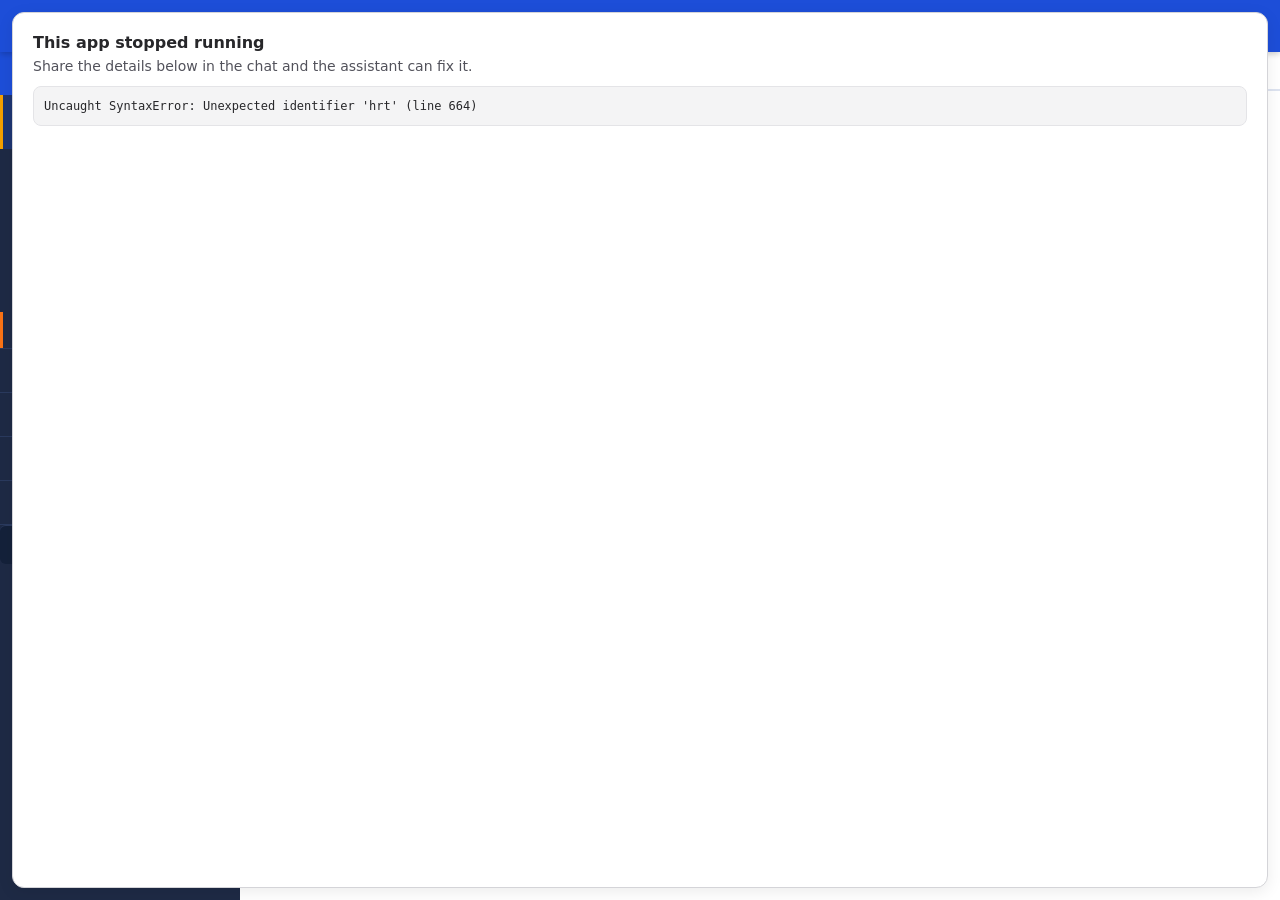
<file: Homeroom-Teacher-Dashboard-Single-File (4).html>
<!DOCTYPE html>
<html lang="en">
<head>
<script data-cochat-failure-overlay="true">
(function () {
  function show(msg) {
    var el = document.getElementById('cc-fail');
    if (!el) {
      el = document.createElement('div'); el.id = 'cc-fail';
      el.style.cssText = 'position:fixed;inset:12px;z-index:2147483647;background:#fff;'
        + 'border:1px solid #d4d4d8;border-radius:12px;padding:20px;overflow:auto;'
        + 'font-family:system-ui,-apple-system,sans-serif;color:#27272a;'
        + 'box-shadow:0 4px 16px rgba(0,0,0,.08)';
      el.innerHTML = '<h2 style="margin:0 0 6px;font-size:16px;font-weight:600">'
        + 'This app stopped running</h2>'
        + '<p style="margin:0 0 12px;font-size:14px;color:#52525b">'
        + 'Share the details below in the chat and the assistant can fix it.</p>'
        + '<pre style="white-space:pre-wrap;background:#f4f4f5;border:1px solid #e4e4e7;'
        + 'padding:10px;border-radius:8px;font-size:12px;line-height:1.5;margin:0"></pre>';
      (document.body || document.documentElement).appendChild(el);
    }
    el.querySelector('pre').textContent += msg + '\n';
  }
  window.__ccFail = show;
  window.addEventListener('error', function (e) {
    if (e.target && (e.target.src || e.target.href)) {
      show('Could not load: ' + (e.target.src || e.target.href));
    } else {
      show((e.message || 'Unknown error') + (e.lineno ? ' (line ' + e.lineno + ')' : ''));
    }
  }, true);
  window.addEventListener('unhandledrejection', function (e) {
    show('Promise error: ' + (e.reason && e.reason.message ? e.reason.message : e.reason));
  });
})();
</script>
<script data-cochat-helper="true">
// Dark mode sync from parent
window.addEventListener('message', function(e) {
    if (e.data && e.data.type === 'darkMode') {
        document.documentElement.classList.toggle('dark', e.data.dark);
    }
});

// CoChat helpers — bridge to the parent window for authenticated calls.
// The artifact iframe has no ``allow-same-origin``, so localStorage and
// direct same-origin fetches with auth do not work here. The parent
// attaches the user's token, picks a model (preferring the active chat's
// selection over a platform default), and proxies to an allow-listed
// endpoint. If your caller wants to pin a specific model id, set
// ``window._cochatModel = '<model-id>'`` before invoking ``cochat.ask``.
(function() {
    // An artifact that ships its own bridge object keeps it; the host's copy
    // only fills the gap.
    if (window.cochat) { return; }
    var _pending = {};
    var _seq = 0;
    var _BRIDGE_TIMEOUT_MS = 30000;

    function _newRequestId() {
        _seq += 1;
        return 'cochat-' + Date.now().toString(36) + '-' + _seq.toString(36);
    }

    window.addEventListener('message', function(e) {
        var data = e.data;
        if (!data || data.type !== 'cochat:bridge:response') return;
        var pending = _pending[data.requestId];
        if (!pending) return;
        delete _pending[data.requestId];
        clearTimeout(pending.timer);
        if (data.error) {
            pending.reject(new Error(data.error));
        } else {
            pending.resolve(data);
        }
    });

    function _bridge(message) {
        return new Promise(function(resolve, reject) {
            if (!window.parent || window.parent === window) {
                reject(new Error('CoChat bridge unavailable: no parent window'));
                return;
            }
            var requestId = _newRequestId();
            var timer = setTimeout(function() {
                if (_pending[requestId]) {
                    delete _pending[requestId];
                    reject(new Error('CoChat bridge timed out after 30s'));
                }
            }, _BRIDGE_TIMEOUT_MS);
            _pending[requestId] = { resolve: resolve, reject: reject, timer: timer };
            try {
                window.parent.postMessage(
                    Object.assign({ requestId: requestId }, message),
                    '*'
                );
            } catch (err) {
                delete _pending[requestId];
                clearTimeout(timer);
                reject(err);
            }
        });
    }

    window.cochat = {
        // Call the LLM. The parent attaches auth and uses the current chat's model.
        // Usage: const reply = await cochat.ask("What is 2+2?", {system: "..."});
        ask: async function(prompt, options) {
            options = options || {};
            var model = (options && options.model) || window._cochatModel || '';
            var resp = await _bridge({
                type: 'cochat:ask',
                prompt: prompt,
                system: options.system || '',
                model: model
            });
            if (resp && typeof resp.content === 'string') return resp.content;
            return '';
        },

        // Proxied external HTTP call. Goes through /api/proxy parent-side.
        // Usage: const r = await cochat.fetch({method:'GET', url:'https://api.example.com/x'});
        fetch: async function(opts) {
            opts = opts || {};
            var resp = await _bridge({
                type: 'cochat:proxy',
                method: opts.method || 'GET',
                url: opts.url || '',
                headers: opts.headers || {},
                body: typeof opts.body === 'string' ? opts.body : (opts.body == null ? '' : JSON.stringify(opts.body))
            });
            return {
                ok: !!resp.ok,
                status: resp.status || 0,
                headers: resp.headers || {},
                body: resp.body || '',
                json: function() {
                    try { return JSON.parse(resp.body || ''); } catch (e) { return null; }
                }
            };
        }
    };
})();
</script>
<style data-cochat-base="true">
/*
 * CoChat artifact base theme.
 *
 * Inlined by `html_document.py:_artifact_renderer` into every HTML artifact's
 * <head>. The variables are always defined (harmless), the opinionated styles
 * are gated under `.cochat-base` so they only apply when the LLM opts in by
 * adding ``class="cochat-base"`` to <body>.
 *
 * Sources of truth (kept in sync with):
 *   src/app.css        — the `.cochat-artifact`-scoped --cc-* tokens
 *   tailwind.config.js — the cochat color scale
 *
 * Dark mode contract:
 *   The parent posts {type:'darkMode', dark} on iframe load and toggles
 *   `html.dark` via the listener injected by `_artifact_renderer`. We key the
 *   dark variables off `html.dark` (authoritative), plus a `prefers-color-
 *   scheme` fallback for the standalone /artifacts/[id] viewer and the brief
 *   pre-postMessage window.
 */

:root {
    /* Brand */
    --cc-primary: #811a71;
    --cc-primary-light: #9e3d8e;
    --cc-primary-dark: #5e1252;
    --cc-primary-subtle: rgba(129, 26, 113, 0.08);
    --cc-secondary: #450077;
    --cc-accent: #0ea371;
    --cc-accent-light: #12c98a;
    --cc-accent-subtle: rgba(14, 163, 113, 0.1);

    /* Neutrals */
    --cc-gray-50: #f9fafb;
    --cc-gray-100: #f3f4f6;
    --cc-gray-200: #e5e7eb;
    --cc-gray-300: #d1d5db;
    --cc-gray-400: #9ca3af;
    --cc-gray-500: #6b7280;
    --cc-gray-600: #4b5563;
    --cc-gray-700: #374151;
    --cc-gray-800: #1f2937;
    --cc-gray-900: #111827;

    /* Surfaces & text */
    --cc-surface: #ffffff;
    --cc-surface-soft: #fafafa;
    --cc-surface-muted: #f3f4f6;
    --cc-border: #e5e7eb;
    --cc-border-strong: #d1d5db;
    --cc-text: #111827;
    --cc-text-soft: #4b5563;
    --cc-text-muted: #6b7280;

    /* Semantic */
    --cc-success: #16a34a;
    --cc-warning: #d97706;
    --cc-danger: #dc2626;
    --cc-info: #2563eb;

    /* Radius */
    --cc-radius-xs: 4px;
    --cc-radius-sm: 6px;
    --cc-radius-md: 8px;
    --cc-radius-lg: 12px;
    --cc-radius-xl: 16px;
    --cc-radius-pill: 999px;

    /* Shadows */
    --cc-shadow-xs: 0 1px 2px rgba(0, 0, 0, 0.04);
    --cc-shadow-sm: 0 1px 3px rgba(0, 0, 0, 0.08);
    --cc-shadow-md: 0 4px 12px rgba(0, 0, 0, 0.08);
    --cc-shadow-lg: 0 8px 24px rgba(0, 0, 0, 0.12);
    --cc-shadow-focus: 0 0 0 3px rgba(129, 26, 113, 0.25);

    /* Typography */
    --cc-font-sans: -apple-system, BlinkMacSystemFont, 'Segoe UI', Roboto,
        'Helvetica Neue', Arial, sans-serif;
    --cc-font-mono: ui-monospace, SFMono-Regular, 'JetBrains Mono', Menlo,
        Consolas, monospace;
}

/* Dark mode — authoritative, driven by parent's html.dark toggle */
html.dark {
    --cc-primary: #d43ea6;
    --cc-primary-light: #e87bc5;
    --cc-primary-dark: #811a71;
    --cc-primary-subtle: rgba(212, 62, 166, 0.14);
    --cc-secondary: #9e3d8e;
    --cc-accent: #12c98a;
    --cc-accent-light: #34d399;
    --cc-accent-subtle: rgba(18, 201, 138, 0.14);

    --cc-gray-50: #171717;
    --cc-gray-100: #262626;
    --cc-gray-200: #333333;
    --cc-gray-300: #4e4e4e;
    --cc-gray-400: #676767;
    --cc-gray-500: #9b9b9b;
    --cc-gray-600: #b4b4b4;
    --cc-gray-700: #cdcdcd;
    --cc-gray-800: #ececec;
    --cc-gray-900: #f9f9f9;

    --cc-surface: #262626;
    --cc-surface-soft: #1f1f1f;
    --cc-surface-muted: #333333;
    --cc-border: #2a2a2a;
    --cc-border-strong: #4e4e4e;
    --cc-text: #eeeeee;
    --cc-text-soft: #cdcdcd;
    --cc-text-muted: #9b9b9b;

    --cc-success: #4ade80;
    --cc-warning: #fbbf24;
    --cc-danger: #f87171;
    --cc-info: #60a5fa;

    --cc-shadow-xs: 0 1px 2px rgba(0, 0, 0, 0.3);
    --cc-shadow-sm: 0 1px 3px rgba(0, 0, 0, 0.35);
    --cc-shadow-md: 0 4px 12px rgba(0, 0, 0, 0.4);
    --cc-shadow-lg: 0 8px 24px rgba(0, 0, 0, 0.5);
    --cc-shadow-focus: 0 0 0 3px rgba(212, 62, 166, 0.35);
}

/*
 * System-preference fallback for contexts where the parent hasn't (yet)
 * posted darkMode — e.g. the standalone /artifacts/[id] viewer or the
 * first paint before the load handler fires. `html.light` (if ever set)
 * pins light; `html.dark` (above) pins dark and wins via specificity.
 */
@media (prefers-color-scheme: dark) {
    :root:not(.light):not(.dark) {
        --cc-primary: #d43ea6;
        --cc-primary-light: #e87bc5;
        --cc-primary-dark: #811a71;
        --cc-primary-subtle: rgba(212, 62, 166, 0.14);
        --cc-secondary: #9e3d8e;
        --cc-accent: #12c98a;
        --cc-accent-light: #34d399;
        --cc-accent-subtle: rgba(18, 201, 138, 0.14);

        --cc-gray-50: #171717;
        --cc-gray-100: #262626;
        --cc-gray-200: #333333;
        --cc-gray-300: #4e4e4e;
        --cc-gray-400: #676767;
        --cc-gray-500: #9b9b9b;
        --cc-gray-600: #b4b4b4;
        --cc-gray-700: #cdcdcd;
        --cc-gray-800: #ececec;
        --cc-gray-900: #f9f9f9;

        --cc-surface: #262626;
        --cc-surface-soft: #1f1f1f;
        --cc-surface-muted: #333333;
        --cc-border: #2a2a2a;
        --cc-border-strong: #4e4e4e;
        --cc-text: #eeeeee;
        --cc-text-soft: #cdcdcd;
        --cc-text-muted: #9b9b9b;

        --cc-success: #4ade80;
        --cc-warning: #fbbf24;
        --cc-danger: #f87171;
        --cc-info: #60a5fa;
    }
}

/* ============================================================ *
 *  Opt-in opinionated styles                                   *
 *  Apply ONLY when <body class="cochat-base"> is present.      *
 *  Without the class, only the CSS variables above exist —     *
 *  zero visual effect on styled mockups.                       *
 * ============================================================ */

.cochat-base,
.cochat-base *,
.cochat-base *::before,
.cochat-base *::after {
    box-sizing: border-box;
}

.cochat-base {
    margin: 0;
    background: var(--cc-surface);
    color: var(--cc-text);
    font-family: var(--cc-font-sans);
    font-size: 14px;
    line-height: 1.5;
    -webkit-font-smoothing: antialiased;
    -moz-osx-font-smoothing: grayscale;
    accent-color: var(--cc-primary);
}

/* Headings */
.cochat-base h1,
.cochat-base h2,
.cochat-base h3,
.cochat-base h4,
.cochat-base h5,
.cochat-base h6 {
    margin: 0 0 0.5em;
    color: var(--cc-text);
    font-weight: 600;
    line-height: 1.25;
}
.cochat-base h1 { font-size: 1.5rem; }
.cochat-base h2 { font-size: 1.25rem; }
.cochat-base h3 { font-size: 1.125rem; }
.cochat-base h4 { font-size: 1rem; }

.cochat-base p { margin: 0 0 0.75em; }
.cochat-base small { color: var(--cc-text-muted); font-size: 0.875em; }

/* Links */
.cochat-base a {
    color: var(--cc-primary);
    text-decoration: none;
    transition: color 0.15s ease;
}
.cochat-base a:hover { color: var(--cc-primary-light); text-decoration: underline; }

/* Horizontal rule */
.cochat-base hr {
    border: 0;
    border-top: 1px solid var(--cc-border);
    margin: 1rem 0;
}

/* Buttons */
.cochat-base .cc-btn {
    display: inline-flex;
    align-items: center;
    justify-content: center;
    gap: 0.5em;
    padding: 0.5rem 0.9rem;
    border: 1px solid var(--cc-border-strong);
    border-radius: var(--cc-radius-md);
    background: var(--cc-surface-soft);
    color: var(--cc-text);
    font: inherit;
    font-weight: 500;
    cursor: pointer;
    transition: background 0.15s ease, border-color 0.15s ease, color 0.15s ease, box-shadow 0.15s ease;
}
.cochat-base .cc-btn:hover { background: var(--cc-surface-muted); border-color: var(--cc-primary); }
.cochat-base .cc-btn:disabled { opacity: 0.55; cursor: not-allowed; }

.cochat-base .cc-btn-primary {
    background: var(--cc-primary);
    border-color: var(--cc-primary);
    color: #fff;
}
.cochat-base .cc-btn-primary:hover {
    background: var(--cc-primary-light);
    border-color: var(--cc-primary-light);
    color: #fff;
}

.cochat-base .cc-btn-ghost {
    background: transparent;
    border-color: transparent;
    color: var(--cc-text-soft);
}
.cochat-base .cc-btn-ghost:hover {
    background: var(--cc-primary-subtle);
    color: var(--cc-primary);
}

/* Cards & panels */
.cochat-base .cc-card {
    background: var(--cc-surface);
    border: 1px solid var(--cc-border);
    border-radius: var(--cc-radius-lg);
    padding: 1rem;
    box-shadow: var(--cc-shadow-sm);
}
.cochat-base .cc-panel {
    background: var(--cc-surface-soft);
    border: 1px solid var(--cc-border);
    border-radius: var(--cc-radius-md);
    padding: 0.75rem;
}

/* Inputs */
.cochat-base .cc-input,
.cochat-base .cc-select,
.cochat-base .cc-textarea {
    width: 100%;
    padding: 0.5rem 0.7rem;
    background: var(--cc-surface);
    color: var(--cc-text);
    border: 1px solid var(--cc-border-strong);
    border-radius: var(--cc-radius-md);
    font: inherit;
    transition: border-color 0.15s ease, box-shadow 0.15s ease;
}
.cochat-base .cc-input:focus,
.cochat-base .cc-select:focus,
.cochat-base .cc-textarea:focus {
    outline: none;
    border-color: var(--cc-primary);
    box-shadow: var(--cc-shadow-focus);
}
.cochat-base .cc-textarea { min-height: 5rem; resize: vertical; }
.cochat-base label { display: inline-block; margin-bottom: 0.25rem; color: var(--cc-text-soft); font-size: 0.875em; }

/* Range slider — brand-tinted thumb in all browsers that support accent-color */
.cochat-base input[type='range'] { accent-color: var(--cc-primary); }

/* Tables */
.cochat-base table {
    width: 100%;
    border-collapse: collapse;
    font-size: 0.9375em;
}
.cochat-base th,
.cochat-base td {
    padding: 0.5rem 0.75rem;
    border-bottom: 1px solid var(--cc-border);
    text-align: left;
    vertical-align: top;
}
.cochat-base th { color: var(--cc-text-soft); font-weight: 600; background: var(--cc-surface-soft); }

/* Code */
.cochat-base code,
.cochat-base pre {
    font-family: var(--cc-font-mono);
    font-size: 0.875em;
}
.cochat-base code {
    background: var(--cc-surface-muted);
    color: var(--cc-text);
    padding: 0.1em 0.35em;
    border-radius: var(--cc-radius-xs);
}
.cochat-base pre {
    background: var(--cc-surface-muted);
    color: var(--cc-text);
    padding: 0.75rem 1rem;
    border-radius: var(--cc-radius-md);
    overflow-x: auto;
}
.cochat-base pre code { background: transparent; padding: 0; }

/* Focus ring for keyboard users (interactive elements not already covered) */
.cochat-base :focus-visible {
    outline: none;
    box-shadow: var(--cc-shadow-focus);
    border-radius: var(--cc-radius-sm);
}

/* Selection */
.cochat-base ::selection {
    background: var(--cc-primary-subtle);
    color: var(--cc-text);
}

/* Scrollbars (WebKit) — subtle, brand-tinted */
.cochat-base ::-webkit-scrollbar { width: 10px; height: 10px; }
.cochat-base ::-webkit-scrollbar-track { background: transparent; }
.cochat-base ::-webkit-scrollbar-thumb {
    background: var(--cc-border-strong);
    border-radius: var(--cc-radius-pill);
}
.cochat-base ::-webkit-scrollbar-thumb:hover { background: var(--cc-primary); }

/* Respect reduced motion */
@media (prefers-reduced-motion: reduce) {
    .cochat-base *,
    .cochat-base *::before,
    .cochat-base *::after {
        animation-duration: 0.001ms !important;
        animation-iteration-count: 1 !important;
        transition-duration: 0.001ms !important;
        scroll-behavior: auto !important;
    }
}

</style>
<meta charset="UTF-8">
<meta name="viewport" content="width=device-width, initial-scale=1.0">
<title>Homeroom Teacher Dashboard</title>
<link rel="stylesheet" href="style.css">
</head>
<body>
<header>
  <h1 id="hr-dash-title" title="Click to set your name" style="cursor:pointer">Homeroom Teacher Dashboard</h1>
  <div class="header-controls">
    <button id="print-btn">🖨 Print</button>
  </div>
</header>
<div id="app">
  <div id="sidebar"></div>
  <div id="main">
    <div id="tabs"></div>
    <div id="lesson-content"></div>
  </div>
</div>

<!-- Lesson data — already on your GitHub, loads fine -->
<script src="data_u1.js"></script>
<script src="data_u2.js"></script>
<script src="data_u3.js"></script>
<script src="data_u4.js"></script>
<script src="data_u5.js"></script>

<!-- ── PASSAGES — embedded inline, no separate file needed ── -->
<script>
window.HR_STORIES=[
{id:1,t:"The Lost Kitten",wc:118,p:"Max was determined to finish watering the garden before dinner. As he carried the heavy watering can, he heard a faint sound coming from the bushes. Curious, he leaned closer and discovered a tiny, shivering kitten tangled in the branches. Its fur was damp, and its eyes looked frightened. Max carefully untangled the kitten and carried it inside. He managed to dry it with a soft towel and poured warm milk into a small bowl. At first, the kitten refused to drink, but Max patiently encouraged it. Finally, the kitten began to sip, and its tail flicked with relief. Max realized that helping the kitten required more than kindness \u2014 it demanded patience and responsibility.",dok:[{lvl:1,pts:1,q1:"Who found the kitten?",a1:"Max",q2:"Where was the kitten hiding?",a2:"In the bushes"},{lvl:2,pts:2,q1:"Why was the kitten shivering?",a1:"It was wet and scared",q2:"What did Max do after bringing it inside?",a2:"Dried it and gave it warm milk"},{lvl:3,pts:3,q1:"What does Max's behavior show about his personality?",a1:"He is patient and responsible",q2:"Why does the author describe the kitten's tail flicking?",a2:"To show it felt safe and relieved"},{lvl:4,pts:4,q1:"Was Max's response the best way to help?",a1:"Open-ended: connects Max's actions to responsible animal care",q2:"Compare caring for a found animal to professional rescue.",a2:"Both require responsibility and care"}]},
{id:2,t:"The Red Kite",wc:100,p:"Lily loved Saturdays because they meant time with her grandmother. One breezy afternoon, her grandmother handed her a bright red kite with a long ribbon tail. Lily ran across the yard, and the wind lifted the kite high into the sky. Suddenly, the string tangled, and the kite dipped dangerously. Lily felt frustrated but remembered her grandmother's advice: 'Dreams fly higher when you don't give up.' She untangled the string carefully and tried again. This time, the kite soared even higher, dancing against the clouds. Lily realized that persistence was the key to success, whether with kites or with dreams.",dok:[{lvl:1,pts:1,q1:"Who is the main character?",a1:"Lily",q2:"When did she fly her kite?",a2:"Saturday afternoon"},{lvl:2,pts:2,q1:"What challenge did Lily face?",a1:"The string tangled and kite dipped",q2:"How did she solve it?",a2:"Untangled string and tried again"},{lvl:3,pts:3,q1:"What does Lily's persistence show?",a1:"Determination and resilience",q2:"Why is the grandmother's gift meaningful?",a2:"It symbolizes dreaming big"},{lvl:4,pts:4,q1:"How does kite flying connect to life goals?",a1:"Teaches persistence and reaching high",q2:"Compare kite flying to another activity requiring persistence.",a2:"Both need practice and effort"}]},
{id:3,t:"Fresh Apples",wc:96,p:"Sam's father owned a small orchard filled with apple trees. One crisp autumn morning, Sam was asked to gather apples for a pie. He carefully picked five shiny red apples and placed them in a basket. As he walked back, one apple slipped out and rolled across the grass. Sam chased it, laughing, and returned with all five. His mother praised his effort and began slicing the apples. The sweet smell of cinnamon filled the kitchen, and Sam felt proud that his work contributed to the family's meal. He realized that even small tasks could bring joy and connection.",dok:[{lvl:1,pts:1,q1:"Who gathered the apples?",a1:"Sam",q2:"How many apples did he pick?",a2:"Five"},{lvl:2,pts:2,q1:"What was the apples' purpose?",a1:"To make a pie",q2:"What happened to one apple?",a2:"It rolled away but Sam retrieved it"},{lvl:3,pts:3,q1:"What does Sam's effort show?",a1:"Pride and responsibility",q2:"Why is the family meal important?",a2:"It strengthens family bonds"},{lvl:4,pts:4,q1:"How does helping with chores build character?",a1:"It teaches responsibility and teamwork",q2:"Compare homegrown apples to store-bought ones.",a2:"Homegrown apples connect families to nature"}]},
{id:4,t:"The Little Frog",wc:77,p:"A small green frog sat on a wet log near the pond. It watched a fly buzzing close by. The frog leapt forward, but the fly escaped. Determined, the frog waited patiently until another fly came near. This time, it snapped its tongue out quickly and caught the insect. The frog's belly was full, and it croaked happily. The pond echoed with sounds of frogs, crickets, and splashing fish. The frog realized that patience and timing were just as important as strength.",dok:[{lvl:1,pts:1,q1:"What animal is the story about?",a1:"A frog",q2:"Where was the frog sitting?",a2:"On a wet log near the pond"},{lvl:2,pts:2,q1:"What did the frog try to catch?",a1:"A fly",q2:"What happened on the first attempt?",a2:"The fly escaped"},{lvl:3,pts:3,q1:"What does the frog's persistence show?",a1:"Patience and determination",q2:"Why is timing important for the frog?",a2:"It helps catch food successfully"},{lvl:4,pts:4,q1:"How does the frog's behavior relate to human problem-solving?",a1:"Both require patience and persistence",q2:"Compare the frog's pond to another animal's habitat.",a2:"Each habitat provides food and safety"}]},
{id:5,t:"Baking Sweet Cookies",wc:92,p:"Ben loved baking with his grandmother. One rainy afternoon, they decided to make chocolate chip cookies. Ben measured the flour carefully, but when he scooped sugar, some spilled onto the counter. His grandmother smiled and said, 'Mistakes happen; we just clean them up.' Together, they mixed butter, sugar, and chocolate chips until the dough was ready. The oven filled the kitchen with a warm, sweet smell. When the cookies were done, Ben proudly shared them with his family. He realized that baking was not only about food but also about patience, teamwork, and joy.",dok:[{lvl:1,pts:1,q1:"Who baked cookies with Ben?",a1:"His grandmother",q2:"What kind of cookies did they make?",a2:"Chocolate chip"},{lvl:2,pts:2,q1:"What mistake did Ben make?",a1:"He spilled sugar",q2:"How did his grandmother respond?",a2:"She said mistakes happen and helped clean up"},{lvl:3,pts:3,q1:"What does baking teach Ben?",a1:"Patience and teamwork",q2:"Why is sharing cookies important?",a2:"It brings family joy"},{lvl:4,pts:4,q1:"How does baking connect to learning life skills?",a1:"It teaches responsibility and cooperation",q2:"Compare baking with family to baking alone.",a2:"Baking with family builds connection and happiness"}]},
{id:6,t:"The Busy Ants",wc:80,p:"On a warm summer day, a colony of ants worked together near a dirt hill. Some ants carried crumbs twice their size, while others dug tunnels to make the hill stronger. A few ants stood guard, watching for danger. As the food pile grew, the ants moved quickly and efficiently, never stopping to rest. Their teamwork made the colony stronger, and each ant played an important role. The ants showed that cooperation and persistence could achieve more than one ant alone.",dok:[{lvl:1,pts:1,q1:"What insects are in the story?",a1:"Ants",q2:"Where did they work?",a2:"Near a dirt hill"},{lvl:2,pts:2,q1:"What did the ants carry?",a1:"Crumbs",q2:"Why did some ants dig tunnels?",a2:"To make the hill stronger"},{lvl:3,pts:3,q1:"What does the ants' teamwork show?",a1:"Cooperation and persistence",q2:"Why did some ants stand guard?",a2:"To protect the colony from danger"},{lvl:4,pts:4,q1:"How does teamwork help both ants and humans?",a1:"It allows groups to achieve more together",q2:"Compare ant teamwork to a human group project.",a2:"Both require cooperation and shared effort"}]},
{id:7,t:"The Lost Key",wc:74,p:"Anna loved exploring her grandmother's attic. One afternoon, she discovered a small wooden box with a rusty lock. She searched the attic until she found an old key on the kitchen table. Excited, Anna unlocked the box and found letters, seashells, and a faded photograph. Her grandmother explained that these were treasures from her childhood. Anna realized that the box held memories more valuable than gold. She felt proud to have uncovered a piece of family history.",dok:[{lvl:1,pts:1,q1:"Who found the box?",a1:"Anna",q2:"Where was the key?",a2:"On the kitchen table"},{lvl:2,pts:2,q1:"What did the box contain?",a1:"Letters, seashells, and a photograph",q2:"Why was Anna excited?",a2:"She unlocked the box and found treasures"},{lvl:3,pts:3,q1:"What does the box symbolize?",a1:"Family memories and history",q2:"How did Anna feel after opening it?",a2:"Proud and connected to her grandmother"},{lvl:4,pts:4,q1:"Why are memories more valuable than gold?",a1:"They hold emotional meaning and connection",q2:"Compare Anna's treasure to something you value.",a2:"Both represent personal importance"}]},
{id:8,t:"Swimming Pool Fun",wc:72,p:"Leo and his sister spent the afternoon at the community pool. They splashed, played with a beach ball, and raced each other across the water. After an hour, Leo noticed his fingers were wrinkled. His sister laughed and said it meant he had been swimming too long. They climbed out, dried off, and enjoyed popsicles together. Leo realized that swimming was not just fun but also a way to bond with his sister.",dok:[{lvl:1,pts:1,q1:"Who went swimming?",a1:"Leo and his sister",q2:"What did they play with?",a2:"A beach ball"},{lvl:2,pts:2,q1:"Why were Leo's fingers wrinkled?",a1:"He had been swimming too long",q2:"What did they do after swimming?",a2:"Dried off and ate popsicles"},{lvl:3,pts:3,q1:"What does swimming teach Leo?",a1:"Bonding and fun with family",q2:"Why is playing together important?",a2:"It strengthens relationships"},{lvl:4,pts:4,q1:"How does swimming compare to other family activities?",a1:"Both build connection and joy",q2:"Why is balance important in fun activities?",a2:"Balance keeps experiences healthy"}]},
{id:9,t:"Planting Seeds",wc:67,p:"Maya wanted to grow a sunflower in her backyard. She dug a small hole with a shovel, placed a seed inside, and covered it with soil. Every day, she watered the spot and waited patiently. Weeks later, a green sprout appeared, and soon a tall sunflower bloomed with golden petals. Maya felt proud of her effort and realized that patience and care were needed to help things grow.",dok:[{lvl:1,pts:1,q1:"Who planted the seed?",a1:"Maya",q2:"What kind of seed was it?",a2:"Sunflower"},{lvl:2,pts:2,q1:"What tool did Maya use?",a1:"A shovel",q2:"What did she do daily?",a2:"Watered the seed"},{lvl:3,pts:3,q1:"What does the sunflower symbolize?",a1:"Growth and patience",q2:"How did Maya feel when it bloomed?",a2:"Proud and accomplished"},{lvl:4,pts:4,q1:"How does caring for plants teach responsibility?",a1:"It requires daily effort and patience",q2:"Compare caring for a plant to caring for a pet.",a2:"Both need attention and consistency"}]},
{id:10,t:"The Train Ride",wc:59,p:"Mark loved traveling by train. One afternoon, he sat by the window as the train sped past trees, rivers, and small towns. He imagined adventures waiting in each place. The rhythmic sound of the train wheels made him feel excited and curious. Mark realized that journeys were not only about reaching a destination but also about enjoying the ride itself.",dok:[{lvl:1,pts:1,q1:"Who rode the train?",a1:"Mark",q2:"Where did he sit?",a2:"By the window"},{lvl:2,pts:2,q1:"What did Mark see outside?",a1:"Trees, rivers, and towns",q2:"How did the train sound make him feel?",a2:"Excited and curious"},{lvl:3,pts:3,q1:"What does Mark's imagination show?",a1:"Curiosity and creativity",q2:"Why is the journey important?",a2:"It teaches enjoyment beyond the destination"},{lvl:4,pts:4,q1:"How does train travel compare to other travel?",a1:"It allows observation and reflection",q2:"Why is enjoying the journey valuable in life?",a2:"It makes experiences meaningful"}]},
{id:11,t:"The Missing Homework",wc:71,p:"Jake rushed into class, realizing he had left his homework on his desk at home. His stomach twisted with worry as the teacher asked for assignments. Jake explained honestly, and the teacher gave him an extra page to complete during recess. Though disappointed, Jake worked hard and finished the task. When he handed it in, the teacher praised his determination. Jake learned that mistakes can be fixed with effort and honesty.",dok:[{lvl:1,pts:1,q1:"Who forgot his homework?",a1:"Jake",q2:"Where was the homework left?",a2:"On his desk at home"},{lvl:2,pts:2,q1:"How did Jake feel?",a1:"Nervous and worried",q2:"What did the teacher do?",a2:"Gave him an extra page to complete"},{lvl:3,pts:3,q1:"What does Jake's effort show?",a1:"Determination and responsibility",q2:"Why did the teacher praise him?",a2:"For fixing his mistake with effort"},{lvl:4,pts:4,q1:"How does honesty help in school?",a1:"It builds trust and responsibility",q2:"Compare Jake's response to how you would react.",a2:"Both involve facing mistakes honestly"}]},
{id:12,t:"Camping at Night",wc:59,p:"One summer evening, a family set up tents near a quiet lake. They roasted marshmallows over a fire, told stories, and sang songs under the stars. The night air was cool, and crickets chirped nearby. As the fire dimmed, the family huddled together, feeling peaceful and safe. Camping reminded them that simple moments outdoors could bring joy and closeness.",dok:[{lvl:1,pts:1,q1:"What food did Dad roast over the fire?",a1:"Marshmallows",q2:"Where was the family camping?",a2:"Near a quiet lake"},{lvl:2,pts:2,q1:"What sounds did they hear at night?",a1:"Crickets chirping",q2:"How did they feel at night?",a2:"Peaceful and safe"},{lvl:3,pts:3,q1:"What does camping show about family?",a1:"It builds closeness and joy",q2:"Why are simple moments important?",a2:"They create lasting memories"},{lvl:4,pts:4,q1:"How does camping compare to staying home?",a1:"Camping connects families to nature",q2:"Why is outdoor time valuable?",a2:"It refreshes and strengthens relationships"}]},
{id:13,t:"The New Library Book",wc:56,p:"Elena visited the library and chose a book about dinosaurs. She flipped through pages filled with colorful illustrations and facts. Some dinosaurs looked frightening, but Elena was fascinated by their size and strength. She borrowed the book and read it at home, eager to learn more. Elena realized that books could open doors to new worlds and ideas.",dok:[{lvl:1,pts:1,q1:"Who visited the library?",a1:"Elena",q2:"What kind of book did she choose?",a2:"A book about dinosaurs"},{lvl:2,pts:2,q1:"What did the book contain?",a1:"Illustrations and facts",q2:"How did Elena feel about the dinosaurs?",a2:"Fascinated, though some looked frightening"},{lvl:3,pts:3,q1:"What does Elena's interest show?",a1:"Curiosity and eagerness to learn",q2:"Why are books powerful?",a2:"They open doors to new worlds"},{lvl:4,pts:4,q1:"How does reading compare to visiting a museum?",a1:"Both teach and inspire learning",q2:"Why is curiosity important?",a2:"It drives discovery and growth"}]},
{id:14,t:"A Puppy in the Rain",wc:62,p:"A small brown puppy wandered onto the porch during a storm. Its fur was soaked, and it shivered from the cold. When the rain stopped, the puppy shook itself dry and chased a butterfly across the yard. The family watching smiled, realizing the puppy had found comfort and joy after fear. The storm reminded them that challenges can lead to brighter moments.",dok:[{lvl:1,pts:1,q1:"What animal came to the porch?",a1:"A puppy",q2:"What color was it?",a2:"Brown"},{lvl:2,pts:2,q1:"Why was the puppy shivering?",a1:"It was wet and cold",q2:"What did the puppy do after the rain?",a2:"Shook itself dry and chased a butterfly"},{lvl:3,pts:3,q1:"What does the puppy's change show?",a1:"Fear can turn into joy",q2:"Why did the family smile?",a2:"They saw the puppy's happiness"},{lvl:4,pts:4,q1:"How do animals and humans react to storms?",a1:"Both feel fear but find relief afterward",q2:"Why are challenges important?",a2:"They lead to growth and brighter moments"}]},
{id:15,t:"The Winter Snowman",wc:55,p:"Tom loved winter snow. One morning, he rolled three large snowballs and stacked them to build a snowman. He added a carrot for the nose and buttons for the eyes. When his family came outside, they admired his creation. Tom felt proud of his creativity and effort. The snowman stood tall as a symbol of joy and imagination.",dok:[{lvl:1,pts:1,q1:"Who built the snowman?",a1:"Tom",q2:"How many snowballs did he use?",a2:"Three"},{lvl:2,pts:2,q1:"What did Tom use for the nose?",a1:"A carrot",q2:"What did he use for the eyes?",a2:"Buttons"},{lvl:3,pts:3,q1:"What does the snowman show about Tom?",a1:"Creativity and pride",q2:"Why did his family admire it?",a2:"It showed effort and imagination"},{lvl:4,pts:4,q1:"How does building a snowman compare to other winter activities?",a1:"Both bring joy and creativity",q2:"Why is imagination important in play?",a2:"It makes experiences meaningful and fun"}]},
{id:16,t:"The Art Project",wc:65,p:"Kim loved creating art in school. For her project, she decided to build a spaceship from cardboard. She painted stars on the sides and glued shiny paper to make windows. Using scissors and glue, she carefully shaped the rocket. When she presented it to the class, everyone admired her creativity. Kim realized that art was more than colors and shapes \u2014 it was imagination brought to life.",dok:[{lvl:1,pts:1,q1:"Who made the art project?",a1:"Kim",q2:"What did she build?",a2:"A spaceship"},{lvl:2,pts:2,q1:"What materials did Kim use?",a1:"Cardboard, scissors, glue, shiny paper",q2:"What did she paint on the sides?",a2:"Stars"},{lvl:3,pts:3,q1:"What does Kim's project show?",a1:"Creativity and imagination",q2:"Why did her classmates admire it?",a2:"It showed effort and originality"},{lvl:4,pts:4,q1:"How does art help express ideas?",a1:"It turns imagination into visible form",q2:"Compare art projects to another way of expressing creativity.",a2:"Both allow personal expression"}]},
{id:17,t:"Feeding the Ducks",wc:60,p:"Mia carried a bag of bread to the pond. Four ducks swam quickly toward her, quacking loudly. She tossed pieces of bread, and the ducks gobbled them up. Mia laughed, enjoying the connection with the animals. Feeding the ducks made her feel peaceful and happy. She realized that small acts of kindness could bring joy to both people and animals.",dok:[{lvl:1,pts:1,q1:"Who fed the ducks?",a1:"Mia",q2:"How many ducks came?",a2:"Four"},{lvl:2,pts:2,q1:"What did Mia feed them?",a1:"Bread",q2:"How did the ducks respond?",a2:"Swam quickly and ate eagerly"},{lvl:3,pts:3,q1:"What does Mia's laughter show?",a1:"Joy and connection",q2:"Why is feeding animals meaningful?",a2:"It builds appreciation for nature"},{lvl:4,pts:4,q1:"How does feeding ducks compare to other outdoor activities?",a1:"Both bring peace and enjoyment",q2:"Why are small acts of kindness important?",a2:"They create happiness for all involved"}]},
{id:18,t:"The Lost Hat",wc:55,p:"Lucas wore his favorite birthday hat while walking outside. Suddenly, a strong wind blew it off his head. The hat rolled across the grass, and Lucas chased after it. He used a stick to reach it from under a bush. Relieved, he placed it back on his head. Lucas realized that determination helped him recover something important.",dok:[{lvl:1,pts:1,q1:"Who lost the hat?",a1:"Lucas",q2:"What caused the hat to blow away?",a2:"The wind"},{lvl:2,pts:2,q1:"How did Lucas get the hat back?",a1:"Used a stick to reach it",q2:"Why was the hat special?",a2:"It was a birthday gift"},{lvl:3,pts:3,q1:"What does Lucas's effort show?",a1:"Determination and care",q2:"How did he feel after recovering it?",a2:"Relieved"},{lvl:4,pts:4,q1:"How does losing something outdoors differ from indoors?",a1:"Outdoors requires more effort to recover",q2:"Why is determination important in challenges?",a2:"It helps achieve goals despite obstacles"}]},
{id:19,t:"The Birthday Surprise",wc:51,p:"Nina's friends planned a surprise party. They hid behind the sofa with balloons and a chocolate cake. When Nina walked in, everyone shouted, 'Surprise!' She laughed with joy and hugged her friends. The party was filled with games and laughter. Nina realized that friendship was the best gift of all.",dok:[{lvl:1,pts:1,q1:"Who was surprised?",a1:"Nina",q2:"Where were her friends hiding?",a2:"Behind the sofa"},{lvl:2,pts:2,q1:"What kind of cake did they have?",a1:"Chocolate",q2:"What did the friends plan?",a2:"A surprise party"},{lvl:3,pts:3,q1:"What does the party show about friendship?",a1:"It brings joy and connection",q2:"Why did Nina laugh with joy?",a2:"She felt loved and appreciated"},{lvl:4,pts:4,q1:"How does a surprise party differ from a planned one?",a1:"Surprises create excitement and stronger emotions",q2:"Why is friendship valuable?",a2:"It provides support and happiness"}]},
{id:20,t:"The Beach Shells",wc:52,p:"Leo walked along the sandy beach, searching for shells. He found three colorful shells and placed them in his bucket. Each shell reminded him of summer days filled with sunshine and laughter. As the waves rolled in, Leo felt connected to the ocean's beauty. Collecting shells taught him to appreciate nature's small treasures.",dok:[{lvl:1,pts:1,q1:"Who collected shells?",a1:"Leo",q2:"How many shells did he find?",a2:"Three"},{lvl:2,pts:2,q1:"Where did Leo put the shells?",a1:"In his bucket",q2:"What did the shells remind him of?",a2:"Summer days with sunshine and laughter"},{lvl:3,pts:3,q1:"What does Leo's collection show?",a1:"Love for nature and appreciation",q2:"Why did he feel connected to the ocean?",a2:"The shells symbolized its beauty"},{lvl:4,pts:4,q1:"How does collecting shells compare to other beach activities?",a1:"Both bring joy and connection to nature",q2:"Why are small treasures meaningful?",a2:"They remind us of special experiences"}]},
{id:21,t:"Bird House Builders",wc:58,p:"Ella wanted to build a birdhouse with her father. They gathered wood, nails, and paint. Together, they measured and hammered until the small house was complete. Ella painted it bright blue and hung it on a tree branch. Soon, a bird flew inside, chirping happily. Ella felt proud of her success and realized that teamwork made projects more meaningful.",dok:[{lvl:1,pts:1,q1:"Who built the birdhouse?",a1:"Ella and her father",q2:"Where did they hang it?",a2:"On a tree branch"},{lvl:2,pts:2,q1:"What materials did they use?",a1:"Wood, nails, and paint",q2:"What happened after it was finished?",a2:"A bird flew inside"},{lvl:3,pts:3,q1:"What does Ella's project show?",a1:"Success through teamwork",q2:"Why did she feel proud?",a2:"She completed the project with effort"},{lvl:4,pts:4,q1:"How does building a birdhouse compare to other projects?",a1:"Both require planning and teamwork",q2:"Why is teamwork valuable?",a2:"It makes tasks easier and more meaningful"}]},
{id:22,t:"The Evening Bike Ride",wc:63,p:"Ryan loved riding his bike in the evening. He strapped on his helmet and pedaled down the quiet street. The sunset painted the sky orange and pink, and stars began to appear. The cool breeze brushed his face, and he felt free and peaceful. Ryan realized that evening rides gave him time to reflect and enjoy the beauty of the world around him.",dok:[{lvl:1,pts:1,q1:"Who rode the bike?",a1:"Ryan",q2:"What safety item did he wear?",a2:"A helmet"},{lvl:2,pts:2,q1:"What did Ryan see in the sky?",a1:"Sunset colors and stars",q2:"How did the breeze make him feel?",a2:"Free and peaceful"},{lvl:3,pts:3,q1:"What does Ryan's ride show?",a1:"Freedom and reflection",q2:"Why is evening special for him?",a2:"It allows peace and appreciation"},{lvl:4,pts:4,q1:"How does evening riding compare to daytime riding?",a1:"Evening is calmer and more reflective",q2:"Why is reflection important in life?",a2:"It helps people appreciate experiences"}]}
];
</script>

<!-- ── TRACKER — embedded inline, clean version, no dead code ── -->
<script>
(function(){
"use strict";
var KEY="hr_tracker_v1";
var GROUPS={"Sight Words":{icon:"\uD83D\uDD35",cls:"sw",desc:"VALLSS At Risk \u2014 intensive foundational support"},"Fluency":{icon:"\uD83D\uDFE0",cls:"fl",desc:"VALLSS Some Risk \u2014 strategic fluency support"},"Comprehension":{icon:"\uD83D\uDFE2",cls:"cp",desc:"VALLSS Low Risk \u2014 comprehension deepening"}};
var RISK_MAP={"At Risk":"Sight Words","Some Risk":"Fluency","Low Risk":"Comprehension"};
function uid(){return Date.now().toString(36)+Math.random().toString(36).slice(2,6);}
function load(){try{return JSON.parse(localStorage.getItem(KEY))||{className:"",students:[]};}catch(e){return{className:"",students:[]};}}
function save(d){try{localStorage.setItem(KEY,JSON.stringify(d));}catch(e){}}

var _hrid=null;
var HR_STORIES=window.HR_STORIES||[];
var HR_STATION_META={"Sight Words":{icon:"\uD83D\uDD35",cls:"sw",scoreType:"mastery",goal:80,goalLabel:"80% Mastery"},"Fluency":{icon:"\uD83D\uDFE0",cls:"fl",scoreType:"wpm",goal:90,goalLabel:"90 WPM"},"Comprehension":{icon:"\uD83D\uDFE2",cls:"cp",scoreType:"dok",goal:80,goalLabel:"80% DOK"}};
var HR_DOLCH={"pre":["a","and","away","big","blue","can","come","down","find","for","funny","go","help","here","I","in","is","it","jump","little","look","make","me","my","not","one","play","red","run","said","see","the","three","to","two","up","we","where","yellow","you"],"primer":["all","am","are","at","ate","be","black","brown","but","came","did","do","eat","four","get","good","have","he","into","like","must","new","no","now","on","our","out","please","pretty","ran","ride","saw","say","she","so","soon","that","there","they","this","too","under","want","was","well","went","what","white","who","will","with","yes"],"g1":["after","again","an","any","as","ask","by","could","every","fly","from","give","going","had","has","her","him","his","how","just","know","let","live","may","of","old","once","open","over","put","round","some","stop","take","thank","them","think","walk","were","when"],"g2":["always","around","because","been","before","best","both","buy","call","cold","does","don't","fast","first","five","found","gave","goes","green","its","made","many","off","or","pull","read","right","sing","sit","sleep","tell","their","these","those","upon","us","use","very","wash","which","why","wish","work","would","write","your"],"g3":["about","better","bring","carry","clean","cut","done","draw","drink","eight","fall","far","full","got","grow","hold","hot","hurt","if","keep","kind","laugh","light","long","much","myself","never","nine","only","own","pick","seven","shall","show","six","small","start","ten","today","together","try","warm"]};
var DAYS=["Sunday","Monday","Tuesday","Wednesday","Thursday","Friday","Saturday"];

function getHrtScore(e,station){if(!e)return 0;if(station==="Sight Words")return e.score||0;if(station==="Fluency")return e.wpm||0;var pts=(e.d1q1?1:0)+(e.d1q2?1:0)+(e.d2q1?2:0)+(e.d2q2?2:0)+(e.d3q1?3:0)+(e.d3q2?3:0)+(e.d4q1?4:0)+(e.d4q2?4:0);return e.score||Math.round(pts/20*100);}

function drawHrtChart(stu,meta){
  var cv=document.getElementById("hrt-canvas");if(!cv)return;
  var ctx=cv.getContext("2d"),W=cv.width,H=cv.height,pad={t:24,r:16,b:36,l:48};
  var ent=stu.entries.slice().sort(function(a,b){return new Date(a.date)-new Date(b.date);});
  if(!ent.length)return;
  ctx.clearRect(0,0,W,H);ctx.fillStyle="#f8faff";ctx.fillRect(0,0,W,H);
  var sc=ent.map(function(e){return getHrtScore(e,stu.group);});
  var goal=meta.goal,maxV=Math.max(goal*1.2,Math.max.apply(null,sc)*1.1,30),minV=Math.max(0,Math.min.apply(null,sc)-10);
  function xp(i){return pad.l+(i/Math.max(ent.length-1,1))*(W-pad.l-pad.r);}
  function yp(v){return pad.t+(1-(v-minV)/(maxV-minV))*(H-pad.t-pad.b);}
  ctx.strokeStyle="#e2e8f0";ctx.lineWidth=1;
  for(var g=0;g<=4;g++){var gv=minV+(g/4)*(maxV-minV),gy=yp(gv);ctx.beginPath();ctx.moveTo(pad.l,gy);ctx.lineTo(W-pad.r,gy);ctx.stroke();ctx.fillStyle="#94a3b8";ctx.font="10px sans-serif";ctx.textAlign="right";ctx.fillText(Math.round(gv)+(meta.scoreType!=="wpm"?"%":""),pad.l-4,gy+4);}
  ctx.strokeStyle="#f59f00";ctx.lineWidth=1.5;ctx.setLineDash([5,4]);
  ctx.beginPath();ctx.moveTo(pad.l,yp(goal));ctx.lineTo(W-pad.r,yp(goal));ctx.stroke();ctx.setLineDash([]);
  ctx.strokeStyle="#3b5bdb";ctx.lineWidth=2.5;ctx.lineJoin="round";ctx.beginPath();
  ent.forEach(function(e,i){var s=getHrtScore(e,stu.group);i===0?ctx.moveTo(xp(i),yp(s)):ctx.lineTo(xp(i),yp(s));});ctx.stroke();
  ent.forEach(function(e,i){var s=getHrtScore(e,stu.group);ctx.fillStyle="#3b5bdb";ctx.beginPath();ctx.arc(xp(i),yp(s),5,0,Math.PI*2);ctx.fill();ctx.fillStyle="#1e293b";ctx.font="bold 10px sans-serif";ctx.textAlign="center";ctx.fillText(Math.round(s)+(meta.scoreType!=="wpm"?"%":""),xp(i),yp(s)-9);});
}

function renderInto(el){
  var d=load();
  if(!_hrid){showHrtRoster(el,d);return;}
  var hrtS=null;
  for(var i=0;i<d.students.length;i++){if(d.students[i].id===_hrid){hrtS=d.students[i];break;}}
  if(!hrtS){_hrid=null;showHrtRoster(el,d);return;}
  showHrtStudentFile(el,d,hrtS);
}

function _postToHrtSheets(url,data){if(!url)return;try{fetch(url,{method:'POST',mode:'no-cors',headers:{'Content-Type':'application/json'},body:JSON.stringify(data)}).catch(function(){});}catch(e){}}
function showHrtSettings(el){var SK='hr_sheets_url',saved=localStorage.getItem(SK)||'';var h="<div style='padding:1rem'><div style='display:flex;align-items:center;gap:.5rem;margin-bottom:.8rem'><button id='hrt-sb' style='font-size:.77rem;padding:.27rem .6rem;border-radius:6px;border:1px solid #e2e8f0;background:#f8faff;color:#1e3a8a;cursor:pointer'>&#8592; Back</button><strong style='font-size:.9rem'>&#9881;&#65039; Sheets Sync</strong></div><p style='font-size:.81rem;color:#475569;margin:.3rem 0 .6rem'>Paste your Apps Script URL to auto-log sessions to your Google Sheet.</p><input id='hrt-su' type='url' placeholder='https://script.google.com/macros/s/...' style='width:100%;padding:.35rem .5rem;border:1.5px solid #cbd5e1;border-radius:6px;font-size:.8rem;box-sizing:border-box;margin-bottom:.45rem'><div style='display:flex;gap:.5rem;margin-bottom:.5rem'><button id='hrt-ss' style='padding:.3rem .75rem;background:#1e40af;color:#fff;border:none;border-radius:6px;font-size:.8rem;cursor:pointer'>Save</button><button id='hrt-st' style='padding:.3rem .75rem;background:#166534;color:#fff;border:none;border-radius:6px;font-size:.8rem;cursor:pointer'>Test</button><button id='hrt-sc' style='padding:.3rem .75rem;background:#e2e8f0;color:#334155;border:none;border-radius:6px;font-size:.8rem;cursor:pointer'>Clear</button></div><div id='hrt-sm' style='font-size:.77rem;min-height:1.2rem;color:#475569'></div></div>";el.innerHTML=h;var su=document.getElementById('hrt-su');if(su&&saved)su.value=saved;var sm=document.getElementById('hrt-sm');document.getElementById('hrt-sb').addEventListener('click',function(){_hrid=null;renderInto(el);});document.getElementById('hrt-ss').addEventListener('click',function(){var v=su.value.trim();if(v){localStorage.setItem(SK,v);sm.textContent='\u2713 Saved';}else{localStorage.removeItem(SK);sm.textContent='Cleared';}});document.getElementById('hrt-st').addEventListener('click',function(){var v=su.value.trim()||localStorage.getItem(SK);if(!v){sm.textContent='\u26a0 Save a URL first';return;}sm.textContent='Sending\u2026';_postToHrtSheets(v,{teacher:localStorage.getItem('hr_teacher_name')||'HR Teacher',date:new Date().toISOString().slice(0,10),student:'Test Student',station:'Fluency',score:90,story:'',notes:'Connection test'});setTimeout(function(){sm.textContent='\u2713 Sent \u2014 check your sheet';},1500);});document.getElementById('hrt-sc').addEventListener('click',function(){localStorage.removeItem(SK);su.value='';sm.textContent='Cleared';});}

function showHrtRoster(el,d){
  var sts=d.students||[],todayDay=DAYS[new Date().getDay()],testToday=sts.filter(function(s){return s.testDay===todayDay;});
  var h="<div style='padding:1rem'>";
  if(testToday.length){
    h+="<div style='background:#fef9c3;border:1.5px solid #fde047;border-radius:10px;padding:.7rem 1rem;margin-bottom:.8rem'>";
    h+="<div style='font-size:.85rem;font-weight:700;color:#713f12;margin-bottom:.35rem'>\uD83D\uDCC5 Test Today ("+todayDay+")</div>";
    testToday.forEach(function(s){h+="<span class='hrt-scard' data-sid='"+s.id+"' style='display:inline-flex;align-items:center;gap:.35rem;padding:.22rem .55rem;background:#fff;border-radius:5px;margin:.15rem;cursor:pointer;border:1px solid #fde047;font-size:.82rem;font-weight:600;color:#0f172a'>"+s.name+" \u203a</span>";});
    h+="</div>";
  }
  h+="<div style='background:#f8faff;border:1.5px solid #e2e8f0;border-radius:10px;padding:.75rem 1rem;margin-bottom:.9rem'>";
  h+="<div style='font-size:.88rem;font-weight:700;color:#1e3a8a;margin-bottom:.4rem'>Add Student</div>";
  h+="<div style='display:flex;gap:.5rem;flex-wrap:wrap;align-items:flex-end'>";
  h+="<div><div style='font-size:.74rem;font-weight:600;color:#475569;margin-bottom:.15rem'>Name</div><input id='hrt-name' type='text' placeholder='First name' style='padding:.3rem .5rem;border:1.5px solid #cbd5e1;border-radius:6px;font-size:.83rem;width:110px'></div>";
  h+="<div><div style='font-size:.74rem;font-weight:600;color:#475569;margin-bottom:.15rem'>VALLSS Risk</div><select id='hrt-risk' style='padding:.3rem .5rem;border:1.5px solid #cbd5e1;border-radius:6px;font-size:.83rem'><option value=''>-- Select --</option><option>At Risk</option><option>Some Risk</option><option>Low Risk</option></select></div>";
  h+="<div><div style='font-size:.74rem;font-weight:600;color:#475569;margin-bottom:.15rem'>Testing Day</div><select id='hrt-day' style='padding:.3rem .5rem;border:1.5px solid #cbd5e1;border-radius:6px;font-size:.83rem'><option value=''>-- Select --</option><option>Monday</option><option>Tuesday</option><option>Wednesday</option><option>Thursday</option><option>Friday</option></select></div>";
  h+="<button id='hrt-add-btn' style='padding:.35rem .9rem;background:#1e40af;color:#fff;border:none;border-radius:6px;font-size:.83rem;font-weight:600;cursor:pointer'>+ Add</button></div></div>";
  [["Sight Words","\uD83D\uDD35","#eff6ff","#bfdbfe","#1e40af"],["Fluency","\uD83D\uDFE0","#fff7ed","#fed7aa","#c2410c"],["Comprehension","\uD83D\uDFE2","#f0fdf4","#bbf7d0","#166534"]].forEach(function(sta){
    var grp=sts.filter(function(s){return s.group===sta[0];});
    h+="<div style='background:"+sta[2]+";border:1.5px solid "+sta[3]+";border-radius:10px;padding:.75rem 1rem;margin-bottom:.6rem'>";
    h+="<div style='font-size:.85rem;font-weight:700;color:"+sta[4]+";margin-bottom:.4rem'>"+sta[1]+" "+sta[0]+" <span style='font-weight:400;font-size:.77rem;color:#94a3b8'>("+grp.length+")</span></div>";
    if(!grp.length){h+="<div style='font-size:.77rem;color:#94a3b8;font-style:italic'>No students yet</div>";}
    grp.forEach(function(s){
      var le=s.entries&&s.entries.length?s.entries[s.entries.length-1]:null,sc2="No sessions";
      if(le){if(s.group==="Sight Words")sc2=(le.score||0)+"% mastery";else if(s.group==="Fluency")sc2=(le.wpm||0)+" WPM";else{var dp=(le.d1q1?1:0)+(le.d1q2?1:0)+(le.d2q1?2:0)+(le.d2q2?2:0)+(le.d3q1?3:0)+(le.d3q2?3:0)+(le.d4q1?4:0)+(le.d4q2?4:0);sc2=dp+"/20 pts";}}
      var tb=s.testDay?"<span style='font-size:.68rem;color:#92400e;background:#fef9c3;border-radius:3px;padding:.05rem .25rem;margin-left:.25rem'>"+s.testDay.slice(0,3)+"</span>":"";
      h+="<div class='hrt-scard' data-sid='"+s.id+"' style='display:flex;justify-content:space-between;align-items:center;padding:.38rem .6rem;background:rgba(255,255,255,.75);border-radius:7px;margin:.2rem 0;cursor:pointer;border:1px solid "+sta[3]+"'><span style='font-size:.85rem;font-weight:600;color:#0f172a'>"+s.name+tb+"</span><span style='font-size:.75rem;color:"+sta[4]+"'>"+sc2+" \u203a</span></div>";
    });
    h+="</div>";
  });
  if(!sts.length){h+="<div style='text-align:center;padding:2rem;color:#94a3b8'>Add your first student above.</div>";}
  h+="<button id='hrt-pass-btn' style='margin-top:.6rem;font-size:.78rem;padding:.28rem .7rem;border:1.5px solid #e2e8f0;border-radius:6px;background:#fff;cursor:pointer;color:#475569'>\uD83D\uDCDA View / Print Passages</button> <button id="hrt-sheets-btn" style="margin-top:.6rem;font-size:.78rem;padding:.28rem .7rem;border:1.5px solid #ddd6fe;border-radius:6px;background:#faf5ff;cursor:pointer;color:#7c3aed">&#9881;&#65039; Sheets</button></div>";
  el.innerHTML=h;
  var ab=document.getElementById("hrt-add-btn");
  if(ab)ab.addEventListener("click",function(){
    var nm=(document.getElementById("hrt-name")||{}).value.trim(),risk=(document.getElementById("hrt-risk")||{}).value,day=(document.getElementById("hrt-day")||{}).value;
    if(!nm){alert("Enter a student name.");return;}if(!risk){alert("Select a VALLSS risk level.");return;}if(!day){alert("Select a testing day.");return;}
    var d2=load(),ns={id:uid(),name:nm,risk:risk,group:RISK_MAP[risk],testDay:day,entries:[]};
    d2.students.push(ns);save(d2);_hrid=ns.id;renderInto(el);
  });
  el.addEventListener("click",function(e){
    var c=e.target.closest?e.target.closest(".hrt-scard"):null;
    if(c&&c.dataset.sid){_hrid=c.dataset.sid;renderInto(el);}
    if(e.target.id==="hrt-pass-btn"){renderHrtPassages(el);}
    if(e.target.id==="hrt-sheets-btn"){showHrtSettings(el);}
  });
}

function showHrtStudentFile(el,d,sel){
  var m2=HR_STATION_META[sel.group];
  var h="<div style='padding:.75rem 1rem'>";
  h+="<div style='display:flex;align-items:center;gap:.5rem;flex-wrap:wrap;margin-bottom:.6rem'>";
  h+="<button id='hrt-back' style='font-size:.77rem;padding:.27rem .6rem;border-radius:6px;border:1px solid #e2e8f0;background:#f8faff;color:#1e3a8a;cursor:pointer'>\u2190 All Students</button>";
  h+="<h2 style='margin:0;font-size:.98rem;color:#0f172a'>"+sel.name+"</h2>";
  h+="<span style='background:"+(m2.cls==="sw"?"#eff6ff":m2.cls==="fl"?"#fff7ed":"#f0fdf4")+";color:"+(m2.cls==="sw"?"#1e40af":m2.cls==="fl"?"#c2410c":"#166534")+";padding:.18rem .55rem;border-radius:12px;font-size:.74rem;font-weight:700'>"+m2.icon+" "+sel.group+"</span>";
  if(sel.testDay)h+="<span style='background:#fef9c3;color:#713f12;padding:.15rem .45rem;border-radius:10px;font-size:.73rem'>\uD83D\uDCC5 "+sel.testDay+"</span>";
  h+="<button class='hrt-del' data-del='"+sel.id+"' style='font-size:.76rem;padding:.25rem .55rem;border-radius:5px;border:1px solid #fca5a5;background:#fff;color:#dc2626;cursor:pointer;margin-left:auto'>Remove</button></div>";
  h+="<div style='background:#f8faff;border:1.5px solid #e2e8f0;border-radius:10px;padding:.75rem 1rem;margin-bottom:.75rem'>";
  h+="<div style='font-size:.85rem;font-weight:700;color:#0f172a;margin-bottom:.35rem'>Log Session</div>";
  h+="<div style='display:flex;gap:.5rem;flex-wrap:wrap;align-items:flex-end'><label style='font-size:.78rem;font-weight:600;color:#475569'>Date<br><input id='hrt-date' type='date' value='"+new Date().toISOString().slice(0,10)+"' style='padding:.3rem .5rem;border:1.5px solid #cbd5e1;border-radius:6px;font-size:.82rem'></label>";
  if(sel.group==="Sight Words"){
    h+="<label style='font-size:.78rem;font-weight:600;color:#475569'>Dolch Level<br><select id='hrt-sw-lvl' style='padding:.3rem .5rem;border:1.5px solid #cbd5e1;border-radius:6px;font-size:.82rem'><option value='pre'>Pre-Primer (40)</option><option value='primer'>Primer (52)</option><option value='g1'>1st Grade (41)</option><option value='g2'>2nd Grade (46)</option><option value='g3'>3rd Grade (41)</option></select></label></div>";
    h+="<div id='hrt-sw-grid' style='padding:.35rem 0;line-height:2.1'></div><div id='hrt-sw-score' style='font-size:.78rem;color:#1d4ed8;font-weight:600'>Select a level to load words</div>";
  }else if(sel.group==="Fluency"){
    h+="<label style='font-size:.78rem;font-weight:600;color:#475569'>Passage<br><select id='hrt-story' style='padding:.3rem .5rem;border:1.5px solid #cbd5e1;border-radius:6px;font-size:.82rem'><option value=''>\u2014 Select \u2014</option>";
    HR_STORIES.forEach(function(s){h+="<option value='"+s.id+"'>Story "+s.id+": "+s.t+" ("+s.wc+" words)</option>";});
    h+="</select></label><label style='font-size:.78rem;font-weight:600;color:#475569'>Time (min)<br><input id='hrt-time' type='number' step='0.5' min='0.5' max='10' value='1' style='padding:.3rem .5rem;border:1.5px solid #cbd5e1;border-radius:6px;font-size:.82rem;width:70px'></label></div>";
    h+="<div id='hrt-fl-words' style='display:none;margin:.4rem 0;line-height:2.2'></div>";
    h+="<div style='display:flex;align-items:center;gap:.6rem;margin:.4rem 0;flex-wrap:wrap'><span id='hrt-fl-time' style='font-size:1.15rem;font-weight:700;font-variant-numeric:tabular-nums;color:#1e40af;min-width:2.8rem'>1:00</span><button id='hrt-fl-start' style='padding:.28rem .75rem;background:#1e40af;color:#fff;border:none;border-radius:6px;font-size:.82rem;cursor:pointer'>&#9654; Start</button><button id='hrt-fl-reset' style='padding:.28rem .7rem;background:#e2e8f0;color:#334155;border:none;border-radius:6px;font-size:.82rem;cursor:pointer'>&#8635; Reset</button><span id='hrt-fl-status' style='font-size:.77rem;color:#94a3b8'></span></div>";
  }else{
    h+="<label style='font-size:.78rem;font-weight:600;color:#475569'>Passage<br><select id='hrt-story' style='padding:.3rem .5rem;border:1.5px solid #cbd5e1;border-radius:6px;font-size:.82rem'><option value=''>\u2014 Select \u2014</option>";
    HR_STORIES.forEach(function(s){h+="<option value='"+s.id+"'>Story "+s.id+": "+s.t+" ("+s.wc+" words)</option>";});
    h+="</select></label><label style='font-size:.78rem;font-weight:600;color:#475569'>Read time (min)<br><input id='hrt-time' type='number' step='0.5' min='0.5' max='20' style='padding:.3rem .5rem;border:1.5px solid #cbd5e1;border-radius:6px;font-size:.82rem;width:70px'></label></div>";
    h+="<div id='hrt-cp-area' style='display:none;margin:.4rem 0'></div>";
    h+="<div style='display:flex;align-items:center;gap:.6rem;margin:.4rem 0;flex-wrap:wrap'><span id='hrt-cp-time' style='font-size:1.15rem;font-weight:700;font-variant-numeric:tabular-nums;color:#166534;min-width:2.8rem'>0:00</span><button id='hrt-cp-start' style='padding:.28rem .75rem;background:#166534;color:#fff;border:none;border-radius:6px;font-size:.82rem;cursor:pointer'>&#9654; Start</button><button id='hrt-cp-reset' style='padding:.28rem .7rem;background:#e2e8f0;color:#334155;border:none;border-radius:6px;font-size:.82rem;cursor:pointer'>&#8635; Reset</button><span id='hrt-cp-status' style='font-size:.77rem;color:#94a3b8'>Tap Start when student begins reading</span></div>";
  }
  h+="<div style='display:flex;gap:.6rem;align-items:center;margin-top:.55rem'><label style='font-size:.78rem;font-weight:600;color:#475569'>Notes<br><input id='hrt-notes' placeholder='Optional' style='padding:.3rem .5rem;border:1.5px solid #cbd5e1;border-radius:6px;font-size:.82rem;width:160px'></label>";
  h+="<button id='hrt-log' style='margin-top:auto;padding:.35rem .9rem;background:#166534;color:#fff;border:none;border-radius:6px;font-size:.83rem;font-weight:600;cursor:pointer'>Log Session</button></div></div>";
  var sl=m2.scoreType==="wpm"?"WPM":m2.scoreType==="mastery"?"Mastery %":"DOK %";
  h+="<div style='background:#f8faff;border:1.5px solid #e2e8f0;border-radius:10px;padding:.6rem .8rem;margin-bottom:.75rem'><canvas id='hrt-canvas' width='520' height='180'></canvas><div style='font-size:.72rem;color:#94a3b8;margin-top:.3rem'>\u2015 "+sl+" &nbsp;\u2015 \u2015 \u2015 Goal ("+m2.goalLabel+")</div></div>";
  h+="<div style='background:#f8faff;border:1.5px solid #e2e8f0;border-radius:10px;padding:.6rem .8rem'>";
  h+="<div style='font-size:.84rem;font-weight:700;color:#1e3a8a;margin-bottom:.4rem'>Session History</div>";
  if(!sel.entries||!sel.entries.length){h+="<p style='font-size:.8rem;color:#94a3b8;margin:0'>No sessions yet.</p>";}
  else{
    var sorted=sel.entries.slice().sort(function(a,b){return new Date(b.date)-new Date(a.date);});
    h+="<table style='width:100%;border-collapse:collapse;font-size:.8rem'><thead><tr style='color:#475569'><th style='text-align:left;padding:.25rem .4rem'>Date</th><th style='text-align:left;padding:.25rem .4rem'>Score</th><th style='text-align:left;padding:.25rem .4rem'>Notes</th><th></th></tr></thead><tbody>";
    sorted.forEach(function(e){
      var sc3="";
      if(sel.group==="Sight Words")sc3=(e.score||0)+"% mastery";
      else if(sel.group==="Fluency")sc3=(e.wpm||0)+" WPM";
      else{var dp=(e.d1q1?1:0)+(e.d1q2?1:0)+(e.d2q1?2:0)+(e.d2q2?2:0)+(e.d3q1?3:0)+(e.d3q2?3:0)+(e.d4q1?4:0)+(e.d4q2?4:0);sc3=dp+"/20 pts ("+(e.score||Math.round(dp/20*100))+"%)"}
      h+="<tr style='border-top:1px solid #e2e8f0'><td style='padding:.25rem .4rem'>"+e.date+"</td><td style='padding:.25rem .4rem;font-weight:600'>"+sc3+"</td><td style='padding:.25rem .4rem;color:#64748b'>"+(e.notes||"")+"</td><td><button class='hrt-del-e' data-sid='"+sel.id+"' data-eid='"+(e.id||"")+"' style='font-size:.75rem;border:1px solid #fca5a5;background:#fff;border-radius:4px;color:#dc2626;cursor:pointer'>&times;</button></td></tr>";
    });
    h+="</tbody></table>";
  }
  h+="</div></div>";
  el.innerHTML=h;
  if(sel.entries&&sel.entries.length){drawHrtChart(sel,m2);}
  wireHRT(el,sel,d.students);
}

function wireHRT(el,sel,students){
  var back=document.getElementById("hrt-back");
  if(back)back.addEventListener("click",function(){_hrid=null;renderInto(el);});

  if(sel&&sel.group==="Sight Words"){
    var swLvl=document.getElementById("hrt-sw-lvl"),swGrid=document.getElementById("hrt-sw-grid"),swScore=document.getElementById("hrt-sw-score");
    function loadSwGrid(){
      var words=HR_DOLCH[swLvl?swLvl.value:"pre"]||[];
      var gs="";words.forEach(function(w){gs+="<span class='hrt-fw' data-word='"+w+"' data-state='0' style='display:inline-block;padding:.2rem .45rem;margin:.15rem;border:1.5px solid #cbd5e1;border-radius:5px;font-size:.8rem;cursor:pointer;background:#fff'>"+w+"</span>";});
      if(swGrid)swGrid.innerHTML=gs;
      if(swGrid)swGrid.addEventListener("click",function(e){
        var sp=e.target.closest?e.target.closest(".hrt-fw"):null;if(!sp)return;
        var st=parseInt(sp.dataset.state||"0");
        if(st===0){sp.dataset.state="1";sp.style.background="#dcfce7";sp.style.borderColor="#86efac";}
        else if(st===1){sp.dataset.state="2";sp.style.background="#fee2e2";sp.style.borderColor="#fca5a5";}
        else{sp.dataset.state="0";sp.style.background="#fff";sp.style.borderColor="#cbd5e1";}
        var all=swGrid.querySelectorAll(".hrt-fw"),cor=0,tot=0;
        all.forEach(function(x){if(x.dataset.state==="1"){cor++;tot++;}else if(x.dataset.state==="2")tot++;});
        if(swScore)swScore.textContent="Tested: "+tot+"/"+words.length+" \u2014 Correct: "+cor+" ("+Math.round(cor/Math.max(tot,1)*100)+"%)";
      });
    }
    loadSwGrid();
    if(swLvl)swLvl.addEventListener("change",loadSwGrid);
  }

  if(sel&&sel.group==="Fluency"){
    var stF=document.getElementById("hrt-story"),flW=document.getElementById("hrt-fl-words");
    if(stF)stF.addEventListener("change",function(){
      var story=HR_STORIES.find(function(s){return s.id===parseInt(stF.value,10);});
      if(!story||!flW)return;
      var words=story.p.split(" ");
      var wh="<div style='line-height:2.2;padding:.3rem 0'>";
      words.forEach(function(w,i){wh+="<span class='hrt-fw' data-idx='"+i+"' data-state='0' style='margin:.1rem;padding:.15rem .3rem;border-radius:4px;cursor:pointer;font-size:.86rem'>"+w+"</span> ";});
      wh+="</div>";flW.innerHTML=wh;flW.style.display="";
      flW.addEventListener("click",function(e){
        var sp=e.target.closest?e.target.closest(".hrt-fw"):null;if(!sp)return;
        var st=sp.dataset.state||"0";
        if(st==="0"){sp.dataset.state="2";sp.style.background="#fee2e2";sp.style.color="#dc2626";}
        else if(st==="2"){
          flW.querySelectorAll(".hrt-fw").forEach(function(x){if(x.dataset.state==="1"){x.dataset.state="0";x.style.background="";x.style.color="";}});
          sp.dataset.state="1";sp.style.background="#dcfce7";sp.style.color="#15803d";
        }else{sp.dataset.state="0";sp.style.background="";sp.style.color="";}
      });
    });
    // Fluency 1-min countdown timer
    (function(){
      var tmEl=document.getElementById("hrt-fl-time"),stBtn=document.getElementById("hrt-fl-start"),rsBtn=document.getElementById("hrt-fl-reset"),stEl=document.getElementById("hrt-fl-status");
      if(!tmEl||!stBtn)return;
      var _t=null,_s=60;
      function fmt(s){return Math.floor(s/60)+":"+(s%60<10?"0":"")+s%60;}
      function beep(){try{var c=new(window.AudioContext||window.webkitAudioContext)();var o=c.createOscillator(),g=c.createGain();o.connect(g);g.connect(c.destination);o.frequency.value=880;o.type="sine";g.gain.setValueAtTime(0.6,c.currentTime);g.gain.exponentialRampToValueAtTime(0.001,c.currentTime+1);o.start(c.currentTime);o.stop(c.currentTime+1);}catch(e){}}
      function tick(){_s--;tmEl.textContent=fmt(_s);if(_s<=0){clearInterval(_t);_t=null;stBtn.textContent="\u25BA Start";if(stEl)stEl.textContent="\u23F1 Time!";tmEl.style.color="#dc2626";beep();}}
      stBtn.addEventListener("click",function(){
        if(_t){clearInterval(_t);_t=null;stBtn.textContent="\u25BA Start";if(stEl)stEl.textContent="Paused";}
        else{if(_s<=0){_s=60;tmEl.textContent="1:00";tmEl.style.color="#1e40af";if(stEl)stEl.textContent="";}stBtn.textContent="\u23F8 Pause";if(stEl)stEl.textContent="Running...";_t=setInterval(tick,1000);}
      });
      if(rsBtn)rsBtn.addEventListener("click",function(){clearInterval(_t);_t=null;_s=60;tmEl.textContent="1:00";tmEl.style.color="#1e40af";stBtn.textContent="\u25BA Start";if(stEl)stEl.textContent="";});
    })();
  }

  if(sel&&sel.group==="Comprehension"){
    var stC=document.getElementById("hrt-story"),ca=document.getElementById("hrt-cp-area");
    if(stC)stC.addEventListener("change",function(){
      var story=HR_STORIES.find(function(s){return s.id===parseInt(stC.value,10);});
      if(!story||!ca)return;
      ca.style.display="";
      var ch="<p style='font-size:.8rem;color:#334155;line-height:1.6;background:#f8faff;padding:.5rem .65rem;border-radius:6px;margin-bottom:.4rem'>"+story.p+"</p><div>";
      story.dok.forEach(function(dq){
        ch+="<div style='margin:.3rem 0'><div style='font-size:.77rem;font-weight:600;color:#475569;margin-bottom:.2rem'>DOK "+dq.lvl+" ("+dq.pts+" pt each)</div>";
        ch+="<label style='display:block;font-size:.8rem;margin:.15rem 0'><input type='checkbox' id='hrt-d"+dq.lvl+"q1' style='margin-right:.35rem'> "+dq.q1+"</label>";
        ch+="<label style='display:block;font-size:.8rem;margin:.15rem 0'><input type='checkbox' id='hrt-d"+dq.lvl+"q2' style='margin-right:.35rem'> "+dq.q2+"</label></div>";
      });
      ch+="</div>";ca.innerHTML=ch;
    });
    // Comprehension stopwatch
    (function(){
      var tmEl=document.getElementById("hrt-cp-time"),stBtn=document.getElementById("hrt-cp-start"),rsBtn=document.getElementById("hrt-cp-reset"),stEl=document.getElementById("hrt-cp-status"),tInp=document.getElementById("hrt-time");
      if(!tmEl||!stBtn)return;
      var _t=null,_s=0;
      function fmt(s){return Math.floor(s/60)+":"+(s%60<10?"0":"")+s%60;}
      function tick(){_s++;tmEl.textContent=fmt(_s);}
      stBtn.addEventListener("click",function(){
        if(_t){clearInterval(_t);_t=null;stBtn.textContent="\u25BA Start";if(stEl)stEl.textContent="Stopped \u2014 time filled";if(tInp)tInp.value=(_s/60).toFixed(2);}
        else{stBtn.textContent="\u23F9 Stop";if(stEl)stEl.textContent="Running...";_t=setInterval(tick,1000);}
      });
      if(rsBtn)rsBtn.addEventListener("click",function(){clearInterval(_t);_t=null;_s=0;tmEl.textContent="0:00";stBtn.textContent="\u25BA Start";if(stEl)stEl.textContent="Tap Start when student begins reading";if(tInp)tInp.value="";});
    })();
  }

  var logBtn=document.getElementById("hrt-log");
  if(logBtn&&sel)logBtn.addEventListener("click",function(){
    var d2=load(),stu=d2.students.find(function(s){return s.id===sel.id;});
    if(!stu)return;
    var dt=(document.getElementById("hrt-date")||{}).value||new Date().toISOString().slice(0,10);
    var notes=(document.getElementById("hrt-notes")||{}).value||"";
    var entry={id:uid(),date:dt,notes:notes};
    if(stu.group==="Sight Words"){
      var sg=document.getElementById("hrt-sw-grid"),sl2=document.getElementById("hrt-sw-lvl");
      var all2=sg?sg.querySelectorAll(".hrt-fw"):[];var cor2=[],tot2=[];
      all2.forEach(function(x){if(x.dataset.state==="1"){cor2.push(x.dataset.word);tot2.push(x.dataset.word);}else if(x.dataset.state==="2")tot2.push(x.dataset.word);});
      entry.swLevel=sl2?sl2.value:"";entry.swCorrect=cor2;entry.swTested=tot2;entry.score=tot2.length?Math.round(cor2.length/tot2.length*100):0;
    }else if(stu.group==="Fluency"){
      var stEl=document.getElementById("hrt-story"),flW2=document.getElementById("hrt-fl-words");
      var stopW=flW2?flW2.querySelector("[data-state='1']"):null;
      var redW=flW2?Array.from(flW2.querySelectorAll("[data-state='2']")).map(function(x){return x.textContent.trim();}):[];
      entry.storyId=stEl?parseInt(stEl.value,10):null;
      var st2=entry.storyId?HR_STORIES.find(function(s){return s.id===entry.storyId;}):null;
      entry.storyTitle=st2?st2.t:"";entry.stoppedIdx=stopW?parseInt(stopW.dataset.idx,10):0;entry.redWords=redW;
      var tm=(parseFloat((document.getElementById("hrt-time")||{}).value)||1);
      entry.wpm=Math.round(Math.max(0,(entry.stoppedIdx+1-redW.length)/Math.max(tm,0.1)));entry.score=entry.wpm;
    }else{
      var stEl2=document.getElementById("hrt-story");entry.storyId=stEl2?parseInt(stEl2.value,10):null;
      var st3=entry.storyId?HR_STORIES.find(function(s){return s.id===entry.storyId;}):null;
      entry.storyTitle=st3?st3.t:"";
      ["d1q1","d1q2","d2q1","d2q2","d3q1","d3q2","d4q1","d4q2"].forEach(function(k){var el2=document.getElementById("hrt-"+k);entry[k]=!!(el2&&el2.checked);});
      var rp=(entry.d1q1?1:0)+(entry.d1q2?1:0)+(entry.d2q1?2:0)+(entry.d2q2?2:0)+(entry.d3q1?3:0)+(entry.d3q2?3:0)+(entry.d4q1?4:0)+(entry.d4q2?4:0);
      entry.rawPts=rp;entry.score=Math.round(rp/20*100);
    }
    var _hsk=localStorage.getItem('hr_sheets_url'),_htn=localStorage.getItem('hr_teacher_name')||'HR Teacher';
    if(_hsk)_postToHrtSheets(_hsk,{teacher:_htn,date:entry.date,student:sel.name,station:sel.group,score:entry.score||0,story:entry.storyTitle||'',notes:entry.notes||''});
    stu.entries=stu.entries||[];stu.entries.push(entry);save(d2);renderInto(el);
  });

  el.querySelectorAll(".hrt-del").forEach(function(btn){
    btn.addEventListener("click",function(){
      if(!confirm("Remove this student?"))return;
      var d3=load();d3.students=d3.students.filter(function(s){return s.id!==btn.dataset.del;});
      save(d3);_hrid=null;renderInto(el);
    });
  });
  el.querySelectorAll(".hrt-del-e").forEach(function(btn){
    btn.addEventListener("click",function(){
      var d4=load(),stu2=d4.students.find(function(s){return s.id===btn.dataset.sid;});
      if(stu2)stu2.entries=(stu2.entries||[]).filter(function(e){return e.id!==btn.dataset.eid;});
      save(d4);renderInto(el);
    });
  });
}

function renderHrtPassages(el){
  var h="<div style='padding:1rem 1.25rem'>";
  h+="<div style='display:flex;justify-content:space-between;align-items:center;margin-bottom:.7rem'><strong style='font-size:.95rem'>\uD83D\uDCDA Reading Passages (22)</strong><button id='hrt-pb-back' style='font-size:.78rem;padding:.28rem .65rem;border:1.5px solid #e2e8f0;border-radius:6px;background:#fff;cursor:pointer'>\u2190 Back</button></div>";
  h+="<div style='font-size:.78rem;color:#64748b;margin-bottom:.7rem'>DOK 1\u20114 \u00B7 Student copies print without answers</div>";
  HR_STORIES.forEach(function(s){
    h+="<div style='background:#fff;border:1px solid #e2e8f0;border-radius:8px;padding:.7rem .9rem;margin-bottom:.5rem'>";
    h+="<div style='display:flex;justify-content:space-between;align-items:center;gap:.5rem'><strong style='font-size:.87rem'>Story "+s.id+": "+s.t+"</strong><span style='font-size:.74rem;color:#64748b'>("+s.wc+" words)</span><button class='hrt-stucopy' data-sid='"+s.id+"' style='font-size:.73rem;background:#f0fdf4;border:1px solid #bbf7d0;border-radius:5px;padding:.2rem .55rem;cursor:pointer;white-space:nowrap'>&#128438; Student Copy</button></div>";
    h+="<p style='font-size:.8rem;color:#475569;margin:.3rem 0;line-height:1.55'>"+s.p+"</p>";
    s.dok.forEach(function(dq){
      h+="<div style='font-size:.75rem;margin:.2rem 0;color:#334155'><span style='font-weight:700'>DOK "+dq.lvl+" ("+dq.pts+"pt):</span> 1. "+dq.q1+" <em style='color:#64748b'>\u2192 "+dq.a1+"</em> &nbsp; 2. "+dq.q2+" <em style='color:#64748b'>\u2192 "+dq.a2+"</em></div>";
    });
    h+="</div>";
  });
  h+="</div>";
  el.innerHTML=h;
  var pb=document.getElementById("hrt-pb-back");
  if(pb)pb.addEventListener("click",function(){renderInto(el);});
  el.querySelectorAll(".hrt-stucopy").forEach(function(btn){
    btn.addEventListener("click",function(){printStudentCopyHR(parseInt(btn.dataset.sid,10));});
  });
}

function printStudentCopyHR(id){
  var s=HR_STORIES.find(function(x){return x.id===id;});if(!s)return;
  var h="<!DOCTYPE html><html><head><meta charset='UTF-8'><style>body{font-family:Georgia,serif;max-width:620px;margin:2.5rem auto;padding:0 1.5rem;font-size:13pt;line-height:1.75;}h1{font-size:1.1rem;font-weight:700;margin-bottom:.2rem;}h2{font-size:.88rem;color:#555;margin:0 0 1.25rem;}.ps{margin-bottom:1.75rem;border-bottom:1px solid #ccc;padding-bottom:1.5rem;}.ql{font-weight:700;font-size:.93rem;margin-bottom:.25rem;}.al{border-bottom:1px solid #bbb;min-height:1.3rem;margin:.15rem 0 .5rem;}.pb{background:#166534;color:#fff;border:none;border-radius:6px;padding:.4rem 1rem;cursor:pointer;margin-top:.5rem;}@media print{.pb{display:none!important;}}</style></head><body>";
  h+="<h1>Story "+s.id+": "+s.t+"</h1><h2>"+s.wc+" words &bull; Name: ______________________________ &bull; Date: _____________</h2>";
  h+="<div class='ps'>"+s.p+"</div><div>";
  s.dok.forEach(function(dq){
    h+="<div class='ql'>DOK "+dq.lvl+" ("+dq.pts+" pt each)</div>";
    h+="<p style='margin:.2rem 0'>1. "+dq.q1+"</p><div class='al'></div><div class='al'></div>";
    h+="<p style='margin:.2rem 0'>2. "+dq.q2+"</p><div class='al'></div><div class='al'></div>";
  });
  h+="</div><button class='pb' onclick='window.print()'>&#128438; Print<\/button><\/body><\/html>";
  var w=window.open("","_blank","width=720,height=900");if(w){w.document.write(h);w.document.close();}
}

window.HR_TRACKER={render:renderInto};
}());
</script>

<!-- App logic — already on your GitHub, loads fine -->
<script src="app.js"></script>

<!-- Teacher name: always works regardless of app.js version -->
<script>
(function(){
  var KEY="hr_teacher_name",el=document.getElementById("hr-dash-title");
  if(!el)return;
  var saved=localStorage.getItem(KEY);
  if(saved)el.textContent=saved;
  el.style.cursor="pointer";
  el.title="Click to set your name";
  el.addEventListener("click",function(){
    var cur=el.textContent;
    var name=prompt("Enter your name for this dashboard:",cur==="Homeroom Teacher Dashboard"?"":cur);
    if(name!==null&&name.trim()){localStorage.setItem(KEY,name.trim());el.textContent=name.trim();}
  });
})();
</script>
</body>
</html>
</file>
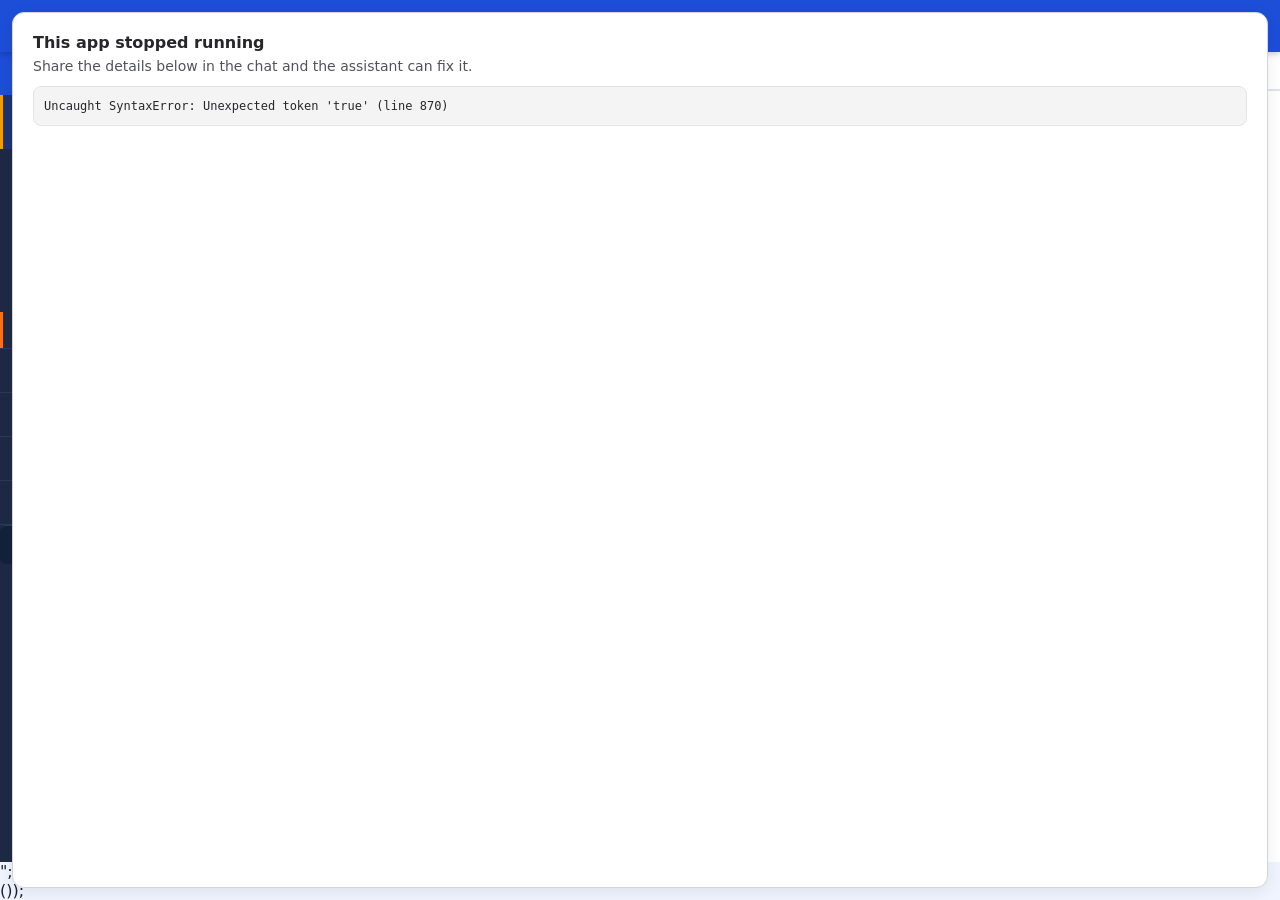
<file: Homeroom-Teacher-Dashboard-Single-File.html>
<!DOCTYPE html>
<html lang="en">
<head>
<script data-cochat-failure-overlay="true">
(function () {
  function show(msg) {
    var el = document.getElementById('cc-fail');
    if (!el) {
      el = document.createElement('div'); el.id = 'cc-fail';
      el.style.cssText = 'position:fixed;inset:12px;z-index:2147483647;background:#fff;'
        + 'border:1px solid #d4d4d8;border-radius:12px;padding:20px;overflow:auto;'
        + 'font-family:system-ui,-apple-system,sans-serif;color:#27272a;'
        + 'box-shadow:0 4px 16px rgba(0,0,0,.08)';
      el.innerHTML = '<h2 style="margin:0 0 6px;font-size:16px;font-weight:600">'
        + 'This app stopped running</h2>'
        + '<p style="margin:0 0 12px;font-size:14px;color:#52525b">'
        + 'Share the details below in the chat and the assistant can fix it.</p>'
        + '<pre style="white-space:pre-wrap;background:#f4f4f5;border:1px solid #e4e4e7;'
        + 'padding:10px;border-radius:8px;font-size:12px;line-height:1.5;margin:0"></pre>';
      (document.body || document.documentElement).appendChild(el);
    }
    el.querySelector('pre').textContent += msg + '\n';
  }
  window.__ccFail = show;
  window.addEventListener('error', function (e) {
    if (e.target && (e.target.src || e.target.href)) {
      show('Could not load: ' + (e.target.src || e.target.href));
    } else {
      show((e.message || 'Unknown error') + (e.lineno ? ' (line ' + e.lineno + ')' : ''));
    }
  }, true);
  window.addEventListener('unhandledrejection', function (e) {
    show('Promise error: ' + (e.reason && e.reason.message ? e.reason.message : e.reason));
  });
})();
</script>
<script data-cochat-helper="true">
// Dark mode sync from parent
window.addEventListener('message', function(e) {
    if (e.data && e.data.type === 'darkMode') {
        document.documentElement.classList.toggle('dark', e.data.dark);
    }
});

// CoChat helpers — bridge to the parent window for authenticated calls.
// The artifact iframe has no ``allow-same-origin``, so localStorage and
// direct same-origin fetches with auth do not work here. The parent
// attaches the user's token, picks a model (preferring the active chat's
// selection over a platform default), and proxies to an allow-listed
// endpoint. If your caller wants to pin a specific model id, set
// ``window._cochatModel = '<model-id>'`` before invoking ``cochat.ask``.
(function() {
    // An artifact that ships its own bridge object keeps it; the host's copy
    // only fills the gap.
    if (window.cochat) { return; }
    var _pending = {};
    var _seq = 0;
    var _BRIDGE_TIMEOUT_MS = 30000;

    function _newRequestId() {
        _seq += 1;
        return 'cochat-' + Date.now().toString(36) + '-' + _seq.toString(36);
    }

    window.addEventListener('message', function(e) {
        var data = e.data;
        if (!data || data.type !== 'cochat:bridge:response') return;
        var pending = _pending[data.requestId];
        if (!pending) return;
        delete _pending[data.requestId];
        clearTimeout(pending.timer);
        if (data.error) {
            pending.reject(new Error(data.error));
        } else {
            pending.resolve(data);
        }
    });

    function _bridge(message) {
        return new Promise(function(resolve, reject) {
            if (!window.parent || window.parent === window) {
                reject(new Error('CoChat bridge unavailable: no parent window'));
                return;
            }
            var requestId = _newRequestId();
            var timer = setTimeout(function() {
                if (_pending[requestId]) {
                    delete _pending[requestId];
                    reject(new Error('CoChat bridge timed out after 30s'));
                }
            }, _BRIDGE_TIMEOUT_MS);
            _pending[requestId] = { resolve: resolve, reject: reject, timer: timer };
            try {
                window.parent.postMessage(
                    Object.assign({ requestId: requestId }, message),
                    '*'
                );
            } catch (err) {
                delete _pending[requestId];
                clearTimeout(timer);
                reject(err);
            }
        });
    }

    window.cochat = {
        // Call the LLM. The parent attaches auth and uses the current chat's model.
        // Usage: const reply = await cochat.ask("What is 2+2?", {system: "..."});
        ask: async function(prompt, options) {
            options = options || {};
            var model = (options && options.model) || window._cochatModel || '';
            var resp = await _bridge({
                type: 'cochat:ask',
                prompt: prompt,
                system: options.system || '',
                model: model
            });
            if (resp && typeof resp.content === 'string') return resp.content;
            return '';
        },

        // Proxied external HTTP call. Goes through /api/proxy parent-side.
        // Usage: const r = await cochat.fetch({method:'GET', url:'https://api.example.com/x'});
        fetch: async function(opts) {
            opts = opts || {};
            var resp = await _bridge({
                type: 'cochat:proxy',
                method: opts.method || 'GET',
                url: opts.url || '',
                headers: opts.headers || {},
                body: typeof opts.body === 'string' ? opts.body : (opts.body == null ? '' : JSON.stringify(opts.body))
            });
            return {
                ok: !!resp.ok,
                status: resp.status || 0,
                headers: resp.headers || {},
                body: resp.body || '',
                json: function() {
                    try { return JSON.parse(resp.body || ''); } catch (e) { return null; }
                }
            };
        }
    };
})();
</script>
<style data-cochat-base="true">
/*
 * CoChat artifact base theme.
 *
 * Inlined by `html_document.py:_artifact_renderer` into every HTML artifact's
 * <head>. The variables are always defined (harmless), the opinionated styles
 * are gated under `.cochat-base` so they only apply when the LLM opts in by
 * adding ``class="cochat-base"`` to <body>.
 *
 * Sources of truth (kept in sync with):
 *   src/app.css        — the `.cochat-artifact`-scoped --cc-* tokens
 *   tailwind.config.js — the cochat color scale
 *
 * Dark mode contract:
 *   The parent posts {type:'darkMode', dark} on iframe load and toggles
 *   `html.dark` via the listener injected by `_artifact_renderer`. We key the
 *   dark variables off `html.dark` (authoritative), plus a `prefers-color-
 *   scheme` fallback for the standalone /artifacts/[id] viewer and the brief
 *   pre-postMessage window.
 */

:root {
    /* Brand */
    --cc-primary: #811a71;
    --cc-primary-light: #9e3d8e;
    --cc-primary-dark: #5e1252;
    --cc-primary-subtle: rgba(129, 26, 113, 0.08);
    --cc-secondary: #450077;
    --cc-accent: #0ea371;
    --cc-accent-light: #12c98a;
    --cc-accent-subtle: rgba(14, 163, 113, 0.1);

    /* Neutrals */
    --cc-gray-50: #f9fafb;
    --cc-gray-100: #f3f4f6;
    --cc-gray-200: #e5e7eb;
    --cc-gray-300: #d1d5db;
    --cc-gray-400: #9ca3af;
    --cc-gray-500: #6b7280;
    --cc-gray-600: #4b5563;
    --cc-gray-700: #374151;
    --cc-gray-800: #1f2937;
    --cc-gray-900: #111827;

    /* Surfaces & text */
    --cc-surface: #ffffff;
    --cc-surface-soft: #fafafa;
    --cc-surface-muted: #f3f4f6;
    --cc-border: #e5e7eb;
    --cc-border-strong: #d1d5db;
    --cc-text: #111827;
    --cc-text-soft: #4b5563;
    --cc-text-muted: #6b7280;

    /* Semantic */
    --cc-success: #16a34a;
    --cc-warning: #d97706;
    --cc-danger: #dc2626;
    --cc-info: #2563eb;

    /* Radius */
    --cc-radius-xs: 4px;
    --cc-radius-sm: 6px;
    --cc-radius-md: 8px;
    --cc-radius-lg: 12px;
    --cc-radius-xl: 16px;
    --cc-radius-pill: 999px;

    /* Shadows */
    --cc-shadow-xs: 0 1px 2px rgba(0, 0, 0, 0.04);
    --cc-shadow-sm: 0 1px 3px rgba(0, 0, 0, 0.08);
    --cc-shadow-md: 0 4px 12px rgba(0, 0, 0, 0.08);
    --cc-shadow-lg: 0 8px 24px rgba(0, 0, 0, 0.12);
    --cc-shadow-focus: 0 0 0 3px rgba(129, 26, 113, 0.25);

    /* Typography */
    --cc-font-sans: -apple-system, BlinkMacSystemFont, 'Segoe UI', Roboto,
        'Helvetica Neue', Arial, sans-serif;
    --cc-font-mono: ui-monospace, SFMono-Regular, 'JetBrains Mono', Menlo,
        Consolas, monospace;
}

/* Dark mode — authoritative, driven by parent's html.dark toggle */
html.dark {
    --cc-primary: #d43ea6;
    --cc-primary-light: #e87bc5;
    --cc-primary-dark: #811a71;
    --cc-primary-subtle: rgba(212, 62, 166, 0.14);
    --cc-secondary: #9e3d8e;
    --cc-accent: #12c98a;
    --cc-accent-light: #34d399;
    --cc-accent-subtle: rgba(18, 201, 138, 0.14);

    --cc-gray-50: #171717;
    --cc-gray-100: #262626;
    --cc-gray-200: #333333;
    --cc-gray-300: #4e4e4e;
    --cc-gray-400: #676767;
    --cc-gray-500: #9b9b9b;
    --cc-gray-600: #b4b4b4;
    --cc-gray-700: #cdcdcd;
    --cc-gray-800: #ececec;
    --cc-gray-900: #f9f9f9;

    --cc-surface: #262626;
    --cc-surface-soft: #1f1f1f;
    --cc-surface-muted: #333333;
    --cc-border: #2a2a2a;
    --cc-border-strong: #4e4e4e;
    --cc-text: #eeeeee;
    --cc-text-soft: #cdcdcd;
    --cc-text-muted: #9b9b9b;

    --cc-success: #4ade80;
    --cc-warning: #fbbf24;
    --cc-danger: #f87171;
    --cc-info: #60a5fa;

    --cc-shadow-xs: 0 1px 2px rgba(0, 0, 0, 0.3);
    --cc-shadow-sm: 0 1px 3px rgba(0, 0, 0, 0.35);
    --cc-shadow-md: 0 4px 12px rgba(0, 0, 0, 0.4);
    --cc-shadow-lg: 0 8px 24px rgba(0, 0, 0, 0.5);
    --cc-shadow-focus: 0 0 0 3px rgba(212, 62, 166, 0.35);
}

/*
 * System-preference fallback for contexts where the parent hasn't (yet)
 * posted darkMode — e.g. the standalone /artifacts/[id] viewer or the
 * first paint before the load handler fires. `html.light` (if ever set)
 * pins light; `html.dark` (above) pins dark and wins via specificity.
 */
@media (prefers-color-scheme: dark) {
    :root:not(.light):not(.dark) {
        --cc-primary: #d43ea6;
        --cc-primary-light: #e87bc5;
        --cc-primary-dark: #811a71;
        --cc-primary-subtle: rgba(212, 62, 166, 0.14);
        --cc-secondary: #9e3d8e;
        --cc-accent: #12c98a;
        --cc-accent-light: #34d399;
        --cc-accent-subtle: rgba(18, 201, 138, 0.14);

        --cc-gray-50: #171717;
        --cc-gray-100: #262626;
        --cc-gray-200: #333333;
        --cc-gray-300: #4e4e4e;
        --cc-gray-400: #676767;
        --cc-gray-500: #9b9b9b;
        --cc-gray-600: #b4b4b4;
        --cc-gray-700: #cdcdcd;
        --cc-gray-800: #ececec;
        --cc-gray-900: #f9f9f9;

        --cc-surface: #262626;
        --cc-surface-soft: #1f1f1f;
        --cc-surface-muted: #333333;
        --cc-border: #2a2a2a;
        --cc-border-strong: #4e4e4e;
        --cc-text: #eeeeee;
        --cc-text-soft: #cdcdcd;
        --cc-text-muted: #9b9b9b;

        --cc-success: #4ade80;
        --cc-warning: #fbbf24;
        --cc-danger: #f87171;
        --cc-info: #60a5fa;
    }
}

/* ============================================================ *
 *  Opt-in opinionated styles                                   *
 *  Apply ONLY when <body class="cochat-base"> is present.      *
 *  Without the class, only the CSS variables above exist —     *
 *  zero visual effect on styled mockups.                       *
 * ============================================================ */

.cochat-base,
.cochat-base *,
.cochat-base *::before,
.cochat-base *::after {
    box-sizing: border-box;
}

.cochat-base {
    margin: 0;
    background: var(--cc-surface);
    color: var(--cc-text);
    font-family: var(--cc-font-sans);
    font-size: 14px;
    line-height: 1.5;
    -webkit-font-smoothing: antialiased;
    -moz-osx-font-smoothing: grayscale;
    accent-color: var(--cc-primary);
}

/* Headings */
.cochat-base h1,
.cochat-base h2,
.cochat-base h3,
.cochat-base h4,
.cochat-base h5,
.cochat-base h6 {
    margin: 0 0 0.5em;
    color: var(--cc-text);
    font-weight: 600;
    line-height: 1.25;
}
.cochat-base h1 { font-size: 1.5rem; }
.cochat-base h2 { font-size: 1.25rem; }
.cochat-base h3 { font-size: 1.125rem; }
.cochat-base h4 { font-size: 1rem; }

.cochat-base p { margin: 0 0 0.75em; }
.cochat-base small { color: var(--cc-text-muted); font-size: 0.875em; }

/* Links */
.cochat-base a {
    color: var(--cc-primary);
    text-decoration: none;
    transition: color 0.15s ease;
}
.cochat-base a:hover { color: var(--cc-primary-light); text-decoration: underline; }

/* Horizontal rule */
.cochat-base hr {
    border: 0;
    border-top: 1px solid var(--cc-border);
    margin: 1rem 0;
}

/* Buttons */
.cochat-base .cc-btn {
    display: inline-flex;
    align-items: center;
    justify-content: center;
    gap: 0.5em;
    padding: 0.5rem 0.9rem;
    border: 1px solid var(--cc-border-strong);
    border-radius: var(--cc-radius-md);
    background: var(--cc-surface-soft);
    color: var(--cc-text);
    font: inherit;
    font-weight: 500;
    cursor: pointer;
    transition: background 0.15s ease, border-color 0.15s ease, color 0.15s ease, box-shadow 0.15s ease;
}
.cochat-base .cc-btn:hover { background: var(--cc-surface-muted); border-color: var(--cc-primary); }
.cochat-base .cc-btn:disabled { opacity: 0.55; cursor: not-allowed; }

.cochat-base .cc-btn-primary {
    background: var(--cc-primary);
    border-color: var(--cc-primary);
    color: #fff;
}
.cochat-base .cc-btn-primary:hover {
    background: var(--cc-primary-light);
    border-color: var(--cc-primary-light);
    color: #fff;
}

.cochat-base .cc-btn-ghost {
    background: transparent;
    border-color: transparent;
    color: var(--cc-text-soft);
}
.cochat-base .cc-btn-ghost:hover {
    background: var(--cc-primary-subtle);
    color: var(--cc-primary);
}

/* Cards & panels */
.cochat-base .cc-card {
    background: var(--cc-surface);
    border: 1px solid var(--cc-border);
    border-radius: var(--cc-radius-lg);
    padding: 1rem;
    box-shadow: var(--cc-shadow-sm);
}
.cochat-base .cc-panel {
    background: var(--cc-surface-soft);
    border: 1px solid var(--cc-border);
    border-radius: var(--cc-radius-md);
    padding: 0.75rem;
}

/* Inputs */
.cochat-base .cc-input,
.cochat-base .cc-select,
.cochat-base .cc-textarea {
    width: 100%;
    padding: 0.5rem 0.7rem;
    background: var(--cc-surface);
    color: var(--cc-text);
    border: 1px solid var(--cc-border-strong);
    border-radius: var(--cc-radius-md);
    font: inherit;
    transition: border-color 0.15s ease, box-shadow 0.15s ease;
}
.cochat-base .cc-input:focus,
.cochat-base .cc-select:focus,
.cochat-base .cc-textarea:focus {
    outline: none;
    border-color: var(--cc-primary);
    box-shadow: var(--cc-shadow-focus);
}
.cochat-base .cc-textarea { min-height: 5rem; resize: vertical; }
.cochat-base label { display: inline-block; margin-bottom: 0.25rem; color: var(--cc-text-soft); font-size: 0.875em; }

/* Range slider — brand-tinted thumb in all browsers that support accent-color */
.cochat-base input[type='range'] { accent-color: var(--cc-primary); }

/* Tables */
.cochat-base table {
    width: 100%;
    border-collapse: collapse;
    font-size: 0.9375em;
}
.cochat-base th,
.cochat-base td {
    padding: 0.5rem 0.75rem;
    border-bottom: 1px solid var(--cc-border);
    text-align: left;
    vertical-align: top;
}
.cochat-base th { color: var(--cc-text-soft); font-weight: 600; background: var(--cc-surface-soft); }

/* Code */
.cochat-base code,
.cochat-base pre {
    font-family: var(--cc-font-mono);
    font-size: 0.875em;
}
.cochat-base code {
    background: var(--cc-surface-muted);
    color: var(--cc-text);
    padding: 0.1em 0.35em;
    border-radius: var(--cc-radius-xs);
}
.cochat-base pre {
    background: var(--cc-surface-muted);
    color: var(--cc-text);
    padding: 0.75rem 1rem;
    border-radius: var(--cc-radius-md);
    overflow-x: auto;
}
.cochat-base pre code { background: transparent; padding: 0; }

/* Focus ring for keyboard users (interactive elements not already covered) */
.cochat-base :focus-visible {
    outline: none;
    box-shadow: var(--cc-shadow-focus);
    border-radius: var(--cc-radius-sm);
}

/* Selection */
.cochat-base ::selection {
    background: var(--cc-primary-subtle);
    color: var(--cc-text);
}

/* Scrollbars (WebKit) — subtle, brand-tinted */
.cochat-base ::-webkit-scrollbar { width: 10px; height: 10px; }
.cochat-base ::-webkit-scrollbar-track { background: transparent; }
.cochat-base ::-webkit-scrollbar-thumb {
    background: var(--cc-border-strong);
    border-radius: var(--cc-radius-pill);
}
.cochat-base ::-webkit-scrollbar-thumb:hover { background: var(--cc-primary); }

/* Respect reduced motion */
@media (prefers-reduced-motion: reduce) {
    .cochat-base *,
    .cochat-base *::before,
    .cochat-base *::after {
        animation-duration: 0.001ms !important;
        animation-iteration-count: 1 !important;
        transition-duration: 0.001ms !important;
        scroll-behavior: auto !important;
    }
}

</style>
<meta charset="UTF-8">
<meta name="viewport" content="width=device-width, initial-scale=1.0">
<title>Homeroom Teacher Dashboard</title>
<link rel="stylesheet" href="style.css">
</head>
<body>
<header>
  <h1 id="hr-dash-title" title="Click to set your name" style="cursor:pointer">Homeroom Teacher Dashboard</h1>
  <div class="header-controls">
    <button id="print-btn">🖨 Print</button>
  </div>
</header>
<div id="app">
  <div id="sidebar"></div>
  <div id="main">
    <div id="tabs"></div>
    <div id="lesson-content"></div>
  </div>
</div>

<!-- Lesson data — already on your GitHub, loads fine -->
<script src="data_u1.js"></script>
<script src="data_u2.js"></script>
<script src="data_u3.js"></script>
<script src="data_u4.js"></script>
<script src="data_u5.js"></script>

<!-- ── PASSAGES — embedded inline, no separate file needed ── -->
<script>
window.HR_STORIES=[
{id:1,t:"The Lost Kitten",wc:118,p:"Max was determined to finish watering the garden before dinner. As he carried the heavy watering can, he heard a faint sound coming from the bushes. Curious, he leaned closer and discovered a tiny, shivering kitten tangled in the branches. Its fur was damp, and its eyes looked frightened. Max carefully untangled the kitten and carried it inside. He managed to dry it with a soft towel and poured warm milk into a small bowl. At first, the kitten refused to drink, but Max patiently encouraged it. Finally, the kitten began to sip, and its tail flicked with relief. Max realized that helping the kitten required more than kindness \u2014 it demanded patience and responsibility.",dok:[{lvl:1,pts:1,q1:"Who found the kitten?",a1:"Max",q2:"Where was the kitten hiding?",a2:"In the bushes"},{lvl:2,pts:2,q1:"Why was the kitten shivering?",a1:"It was wet and scared",q2:"What did Max do after bringing it inside?",a2:"Dried it and gave it warm milk"},{lvl:3,pts:3,q1:"What does Max's behavior show about his personality?",a1:"He is patient and responsible",q2:"Why does the author describe the kitten's tail flicking?",a2:"To show it felt safe and relieved"},{lvl:4,pts:4,q1:"Was Max's response the best way to help?",a1:"Open-ended: connects Max's actions to responsible animal care",q2:"Compare caring for a found animal to professional rescue.",a2:"Both require responsibility and care"}]},
{id:2,t:"The Red Kite",wc:100,p:"Lily loved Saturdays because they meant time with her grandmother. One breezy afternoon, her grandmother handed her a bright red kite with a long ribbon tail. Lily ran across the yard, and the wind lifted the kite high into the sky. Suddenly, the string tangled, and the kite dipped dangerously. Lily felt frustrated but remembered her grandmother's advice: 'Dreams fly higher when you don't give up.' She untangled the string carefully and tried again. This time, the kite soared even higher, dancing against the clouds. Lily realized that persistence was the key to success, whether with kites or with dreams.",dok:[{lvl:1,pts:1,q1:"Who is the main character?",a1:"Lily",q2:"When did she fly her kite?",a2:"Saturday afternoon"},{lvl:2,pts:2,q1:"What challenge did Lily face?",a1:"The string tangled and kite dipped",q2:"How did she solve it?",a2:"Untangled string and tried again"},{lvl:3,pts:3,q1:"What does Lily's persistence show?",a1:"Determination and resilience",q2:"Why is the grandmother's gift meaningful?",a2:"It symbolizes dreaming big"},{lvl:4,pts:4,q1:"How does kite flying connect to life goals?",a1:"Teaches persistence and reaching high",q2:"Compare kite flying to another activity requiring persistence.",a2:"Both need practice and effort"}]},
{id:3,t:"Fresh Apples",wc:96,p:"Sam's father owned a small orchard filled with apple trees. One crisp autumn morning, Sam was asked to gather apples for a pie. He carefully picked five shiny red apples and placed them in a basket. As he walked back, one apple slipped out and rolled across the grass. Sam chased it, laughing, and returned with all five. His mother praised his effort and began slicing the apples. The sweet smell of cinnamon filled the kitchen, and Sam felt proud that his work contributed to the family's meal. He realized that even small tasks could bring joy and connection.",dok:[{lvl:1,pts:1,q1:"Who gathered the apples?",a1:"Sam",q2:"How many apples did he pick?",a2:"Five"},{lvl:2,pts:2,q1:"What was the apples' purpose?",a1:"To make a pie",q2:"What happened to one apple?",a2:"It rolled away but Sam retrieved it"},{lvl:3,pts:3,q1:"What does Sam's effort show?",a1:"Pride and responsibility",q2:"Why is the family meal important?",a2:"It strengthens family bonds"},{lvl:4,pts:4,q1:"How does helping with chores build character?",a1:"It teaches responsibility and teamwork",q2:"Compare homegrown apples to store-bought ones.",a2:"Homegrown apples connect families to nature"}]},
{id:4,t:"The Little Frog",wc:77,p:"A small green frog sat on a wet log near the pond. It watched a fly buzzing close by. The frog leapt forward, but the fly escaped. Determined, the frog waited patiently until another fly came near. This time, it snapped its tongue out quickly and caught the insect. The frog's belly was full, and it croaked happily. The pond echoed with sounds of frogs, crickets, and splashing fish. The frog realized that patience and timing were just as important as strength.",dok:[{lvl:1,pts:1,q1:"What animal is the story about?",a1:"A frog",q2:"Where was the frog sitting?",a2:"On a wet log near the pond"},{lvl:2,pts:2,q1:"What did the frog try to catch?",a1:"A fly",q2:"What happened on the first attempt?",a2:"The fly escaped"},{lvl:3,pts:3,q1:"What does the frog's persistence show?",a1:"Patience and determination",q2:"Why is timing important for the frog?",a2:"It helps catch food successfully"},{lvl:4,pts:4,q1:"How does the frog's behavior relate to human problem-solving?",a1:"Both require patience and persistence",q2:"Compare the frog's pond to another animal's habitat.",a2:"Each habitat provides food and safety"}]},
{id:5,t:"Baking Sweet Cookies",wc:92,p:"Ben loved baking with his grandmother. One rainy afternoon, they decided to make chocolate chip cookies. Ben measured the flour carefully, but when he scooped sugar, some spilled onto the counter. His grandmother smiled and said, 'Mistakes happen; we just clean them up.' Together, they mixed butter, sugar, and chocolate chips until the dough was ready. The oven filled the kitchen with a warm, sweet smell. When the cookies were done, Ben proudly shared them with his family. He realized that baking was not only about food but also about patience, teamwork, and joy.",dok:[{lvl:1,pts:1,q1:"Who baked cookies with Ben?",a1:"His grandmother",q2:"What kind of cookies did they make?",a2:"Chocolate chip"},{lvl:2,pts:2,q1:"What mistake did Ben make?",a1:"He spilled sugar",q2:"How did his grandmother respond?",a2:"She said mistakes happen and helped clean up"},{lvl:3,pts:3,q1:"What does baking teach Ben?",a1:"Patience and teamwork",q2:"Why is sharing cookies important?",a2:"It brings family joy"},{lvl:4,pts:4,q1:"How does baking connect to learning life skills?",a1:"It teaches responsibility and cooperation",q2:"Compare baking with family to baking alone.",a2:"Baking with family builds connection and happiness"}]},
{id:6,t:"The Busy Ants",wc:80,p:"On a warm summer day, a colony of ants worked together near a dirt hill. Some ants carried crumbs twice their size, while others dug tunnels to make the hill stronger. A few ants stood guard, watching for danger. As the food pile grew, the ants moved quickly and efficiently, never stopping to rest. Their teamwork made the colony stronger, and each ant played an important role. The ants showed that cooperation and persistence could achieve more than one ant alone.",dok:[{lvl:1,pts:1,q1:"What insects are in the story?",a1:"Ants",q2:"Where did they work?",a2:"Near a dirt hill"},{lvl:2,pts:2,q1:"What did the ants carry?",a1:"Crumbs",q2:"Why did some ants dig tunnels?",a2:"To make the hill stronger"},{lvl:3,pts:3,q1:"What does the ants' teamwork show?",a1:"Cooperation and persistence",q2:"Why did some ants stand guard?",a2:"To protect the colony from danger"},{lvl:4,pts:4,q1:"How does teamwork help both ants and humans?",a1:"It allows groups to achieve more together",q2:"Compare ant teamwork to a human group project.",a2:"Both require cooperation and shared effort"}]},
{id:7,t:"The Lost Key",wc:74,p:"Anna loved exploring her grandmother's attic. One afternoon, she discovered a small wooden box with a rusty lock. She searched the attic until she found an old key on the kitchen table. Excited, Anna unlocked the box and found letters, seashells, and a faded photograph. Her grandmother explained that these were treasures from her childhood. Anna realized that the box held memories more valuable than gold. She felt proud to have uncovered a piece of family history.",dok:[{lvl:1,pts:1,q1:"Who found the box?",a1:"Anna",q2:"Where was the key?",a2:"On the kitchen table"},{lvl:2,pts:2,q1:"What did the box contain?",a1:"Letters, seashells, and a photograph",q2:"Why was Anna excited?",a2:"She unlocked the box and found treasures"},{lvl:3,pts:3,q1:"What does the box symbolize?",a1:"Family memories and history",q2:"How did Anna feel after opening it?",a2:"Proud and connected to her grandmother"},{lvl:4,pts:4,q1:"Why are memories more valuable than gold?",a1:"They hold emotional meaning and connection",q2:"Compare Anna's treasure to something you value.",a2:"Both represent personal importance"}]},
{id:8,t:"Swimming Pool Fun",wc:72,p:"Leo and his sister spent the afternoon at the community pool. They splashed, played with a beach ball, and raced each other across the water. After an hour, Leo noticed his fingers were wrinkled. His sister laughed and said it meant he had been swimming too long. They climbed out, dried off, and enjoyed popsicles together. Leo realized that swimming was not just fun but also a way to bond with his sister.",dok:[{lvl:1,pts:1,q1:"Who went swimming?",a1:"Leo and his sister",q2:"What did they play with?",a2:"A beach ball"},{lvl:2,pts:2,q1:"Why were Leo's fingers wrinkled?",a1:"He had been swimming too long",q2:"What did they do after swimming?",a2:"Dried off and ate popsicles"},{lvl:3,pts:3,q1:"What does swimming teach Leo?",a1:"Bonding and fun with family",q2:"Why is playing together important?",a2:"It strengthens relationships"},{lvl:4,pts:4,q1:"How does swimming compare to other family activities?",a1:"Both build connection and joy",q2:"Why is balance important in fun activities?",a2:"Balance keeps experiences healthy"}]},
{id:9,t:"Planting Seeds",wc:67,p:"Maya wanted to grow a sunflower in her backyard. She dug a small hole with a shovel, placed a seed inside, and covered it with soil. Every day, she watered the spot and waited patiently. Weeks later, a green sprout appeared, and soon a tall sunflower bloomed with golden petals. Maya felt proud of her effort and realized that patience and care were needed to help things grow.",dok:[{lvl:1,pts:1,q1:"Who planted the seed?",a1:"Maya",q2:"What kind of seed was it?",a2:"Sunflower"},{lvl:2,pts:2,q1:"What tool did Maya use?",a1:"A shovel",q2:"What did she do daily?",a2:"Watered the seed"},{lvl:3,pts:3,q1:"What does the sunflower symbolize?",a1:"Growth and patience",q2:"How did Maya feel when it bloomed?",a2:"Proud and accomplished"},{lvl:4,pts:4,q1:"How does caring for plants teach responsibility?",a1:"It requires daily effort and patience",q2:"Compare caring for a plant to caring for a pet.",a2:"Both need attention and consistency"}]},
{id:10,t:"The Train Ride",wc:59,p:"Mark loved traveling by train. One afternoon, he sat by the window as the train sped past trees, rivers, and small towns. He imagined adventures waiting in each place. The rhythmic sound of the train wheels made him feel excited and curious. Mark realized that journeys were not only about reaching a destination but also about enjoying the ride itself.",dok:[{lvl:1,pts:1,q1:"Who rode the train?",a1:"Mark",q2:"Where did he sit?",a2:"By the window"},{lvl:2,pts:2,q1:"What did Mark see outside?",a1:"Trees, rivers, and towns",q2:"How did the train sound make him feel?",a2:"Excited and curious"},{lvl:3,pts:3,q1:"What does Mark's imagination show?",a1:"Curiosity and creativity",q2:"Why is the journey important?",a2:"It teaches enjoyment beyond the destination"},{lvl:4,pts:4,q1:"How does train travel compare to other travel?",a1:"It allows observation and reflection",q2:"Why is enjoying the journey valuable in life?",a2:"It makes experiences meaningful"}]},
{id:11,t:"The Missing Homework",wc:71,p:"Jake rushed into class, realizing he had left his homework on his desk at home. His stomach twisted with worry as the teacher asked for assignments. Jake explained honestly, and the teacher gave him an extra page to complete during recess. Though disappointed, Jake worked hard and finished the task. When he handed it in, the teacher praised his determination. Jake learned that mistakes can be fixed with effort and honesty.",dok:[{lvl:1,pts:1,q1:"Who forgot his homework?",a1:"Jake",q2:"Where was the homework left?",a2:"On his desk at home"},{lvl:2,pts:2,q1:"How did Jake feel?",a1:"Nervous and worried",q2:"What did the teacher do?",a2:"Gave him an extra page to complete"},{lvl:3,pts:3,q1:"What does Jake's effort show?",a1:"Determination and responsibility",q2:"Why did the teacher praise him?",a2:"For fixing his mistake with effort"},{lvl:4,pts:4,q1:"How does honesty help in school?",a1:"It builds trust and responsibility",q2:"Compare Jake's response to how you would react.",a2:"Both involve facing mistakes honestly"}]},
{id:12,t:"Camping at Night",wc:59,p:"One summer evening, a family set up tents near a quiet lake. They roasted marshmallows over a fire, told stories, and sang songs under the stars. The night air was cool, and crickets chirped nearby. As the fire dimmed, the family huddled together, feeling peaceful and safe. Camping reminded them that simple moments outdoors could bring joy and closeness.",dok:[{lvl:1,pts:1,q1:"What food did Dad roast over the fire?",a1:"Marshmallows",q2:"Where was the family camping?",a2:"Near a quiet lake"},{lvl:2,pts:2,q1:"What sounds did they hear at night?",a1:"Crickets chirping",q2:"How did they feel at night?",a2:"Peaceful and safe"},{lvl:3,pts:3,q1:"What does camping show about family?",a1:"It builds closeness and joy",q2:"Why are simple moments important?",a2:"They create lasting memories"},{lvl:4,pts:4,q1:"How does camping compare to staying home?",a1:"Camping connects families to nature",q2:"Why is outdoor time valuable?",a2:"It refreshes and strengthens relationships"}]},
{id:13,t:"The New Library Book",wc:56,p:"Elena visited the library and chose a book about dinosaurs. She flipped through pages filled with colorful illustrations and facts. Some dinosaurs looked frightening, but Elena was fascinated by their size and strength. She borrowed the book and read it at home, eager to learn more. Elena realized that books could open doors to new worlds and ideas.",dok:[{lvl:1,pts:1,q1:"Who visited the library?",a1:"Elena",q2:"What kind of book did she choose?",a2:"A book about dinosaurs"},{lvl:2,pts:2,q1:"What did the book contain?",a1:"Illustrations and facts",q2:"How did Elena feel about the dinosaurs?",a2:"Fascinated, though some looked frightening"},{lvl:3,pts:3,q1:"What does Elena's interest show?",a1:"Curiosity and eagerness to learn",q2:"Why are books powerful?",a2:"They open doors to new worlds"},{lvl:4,pts:4,q1:"How does reading compare to visiting a museum?",a1:"Both teach and inspire learning",q2:"Why is curiosity important?",a2:"It drives discovery and growth"}]},
{id:14,t:"A Puppy in the Rain",wc:62,p:"A small brown puppy wandered onto the porch during a storm. Its fur was soaked, and it shivered from the cold. When the rain stopped, the puppy shook itself dry and chased a butterfly across the yard. The family watching smiled, realizing the puppy had found comfort and joy after fear. The storm reminded them that challenges can lead to brighter moments.",dok:[{lvl:1,pts:1,q1:"What animal came to the porch?",a1:"A puppy",q2:"What color was it?",a2:"Brown"},{lvl:2,pts:2,q1:"Why was the puppy shivering?",a1:"It was wet and cold",q2:"What did the puppy do after the rain?",a2:"Shook itself dry and chased a butterfly"},{lvl:3,pts:3,q1:"What does the puppy's change show?",a1:"Fear can turn into joy",q2:"Why did the family smile?",a2:"They saw the puppy's happiness"},{lvl:4,pts:4,q1:"How do animals and humans react to storms?",a1:"Both feel fear but find relief afterward",q2:"Why are challenges important?",a2:"They lead to growth and brighter moments"}]},
{id:15,t:"The Winter Snowman",wc:55,p:"Tom loved winter snow. One morning, he rolled three large snowballs and stacked them to build a snowman. He added a carrot for the nose and buttons for the eyes. When his family came outside, they admired his creation. Tom felt proud of his creativity and effort. The snowman stood tall as a symbol of joy and imagination.",dok:[{lvl:1,pts:1,q1:"Who built the snowman?",a1:"Tom",q2:"How many snowballs did he use?",a2:"Three"},{lvl:2,pts:2,q1:"What did Tom use for the nose?",a1:"A carrot",q2:"What did he use for the eyes?",a2:"Buttons"},{lvl:3,pts:3,q1:"What does the snowman show about Tom?",a1:"Creativity and pride",q2:"Why did his family admire it?",a2:"It showed effort and imagination"},{lvl:4,pts:4,q1:"How does building a snowman compare to other winter activities?",a1:"Both bring joy and creativity",q2:"Why is imagination important in play?",a2:"It makes experiences meaningful and fun"}]},
{id:16,t:"The Art Project",wc:65,p:"Kim loved creating art in school. For her project, she decided to build a spaceship from cardboard. She painted stars on the sides and glued shiny paper to make windows. Using scissors and glue, she carefully shaped the rocket. When she presented it to the class, everyone admired her creativity. Kim realized that art was more than colors and shapes \u2014 it was imagination brought to life.",dok:[{lvl:1,pts:1,q1:"Who made the art project?",a1:"Kim",q2:"What did she build?",a2:"A spaceship"},{lvl:2,pts:2,q1:"What materials did Kim use?",a1:"Cardboard, scissors, glue, shiny paper",q2:"What did she paint on the sides?",a2:"Stars"},{lvl:3,pts:3,q1:"What does Kim's project show?",a1:"Creativity and imagination",q2:"Why did her classmates admire it?",a2:"It showed effort and originality"},{lvl:4,pts:4,q1:"How does art help express ideas?",a1:"It turns imagination into visible form",q2:"Compare art projects to another way of expressing creativity.",a2:"Both allow personal expression"}]},
{id:17,t:"Feeding the Ducks",wc:60,p:"Mia carried a bag of bread to the pond. Four ducks swam quickly toward her, quacking loudly. She tossed pieces of bread, and the ducks gobbled them up. Mia laughed, enjoying the connection with the animals. Feeding the ducks made her feel peaceful and happy. She realized that small acts of kindness could bring joy to both people and animals.",dok:[{lvl:1,pts:1,q1:"Who fed the ducks?",a1:"Mia",q2:"How many ducks came?",a2:"Four"},{lvl:2,pts:2,q1:"What did Mia feed them?",a1:"Bread",q2:"How did the ducks respond?",a2:"Swam quickly and ate eagerly"},{lvl:3,pts:3,q1:"What does Mia's laughter show?",a1:"Joy and connection",q2:"Why is feeding animals meaningful?",a2:"It builds appreciation for nature"},{lvl:4,pts:4,q1:"How does feeding ducks compare to other outdoor activities?",a1:"Both bring peace and enjoyment",q2:"Why are small acts of kindness important?",a2:"They create happiness for all involved"}]},
{id:18,t:"The Lost Hat",wc:55,p:"Lucas wore his favorite birthday hat while walking outside. Suddenly, a strong wind blew it off his head. The hat rolled across the grass, and Lucas chased after it. He used a stick to reach it from under a bush. Relieved, he placed it back on his head. Lucas realized that determination helped him recover something important.",dok:[{lvl:1,pts:1,q1:"Who lost the hat?",a1:"Lucas",q2:"What caused the hat to blow away?",a2:"The wind"},{lvl:2,pts:2,q1:"How did Lucas get the hat back?",a1:"Used a stick to reach it",q2:"Why was the hat special?",a2:"It was a birthday gift"},{lvl:3,pts:3,q1:"What does Lucas's effort show?",a1:"Determination and care",q2:"How did he feel after recovering it?",a2:"Relieved"},{lvl:4,pts:4,q1:"How does losing something outdoors differ from indoors?",a1:"Outdoors requires more effort to recover",q2:"Why is determination important in challenges?",a2:"It helps achieve goals despite obstacles"}]},
{id:19,t:"The Birthday Surprise",wc:51,p:"Nina's friends planned a surprise party. They hid behind the sofa with balloons and a chocolate cake. When Nina walked in, everyone shouted, 'Surprise!' She laughed with joy and hugged her friends. The party was filled with games and laughter. Nina realized that friendship was the best gift of all.",dok:[{lvl:1,pts:1,q1:"Who was surprised?",a1:"Nina",q2:"Where were her friends hiding?",a2:"Behind the sofa"},{lvl:2,pts:2,q1:"What kind of cake did they have?",a1:"Chocolate",q2:"What did the friends plan?",a2:"A surprise party"},{lvl:3,pts:3,q1:"What does the party show about friendship?",a1:"It brings joy and connection",q2:"Why did Nina laugh with joy?",a2:"She felt loved and appreciated"},{lvl:4,pts:4,q1:"How does a surprise party differ from a planned one?",a1:"Surprises create excitement and stronger emotions",q2:"Why is friendship valuable?",a2:"It provides support and happiness"}]},
{id:20,t:"The Beach Shells",wc:52,p:"Leo walked along the sandy beach, searching for shells. He found three colorful shells and placed them in his bucket. Each shell reminded him of summer days filled with sunshine and laughter. As the waves rolled in, Leo felt connected to the ocean's beauty. Collecting shells taught him to appreciate nature's small treasures.",dok:[{lvl:1,pts:1,q1:"Who collected shells?",a1:"Leo",q2:"How many shells did he find?",a2:"Three"},{lvl:2,pts:2,q1:"Where did Leo put the shells?",a1:"In his bucket",q2:"What did the shells remind him of?",a2:"Summer days with sunshine and laughter"},{lvl:3,pts:3,q1:"What does Leo's collection show?",a1:"Love for nature and appreciation",q2:"Why did he feel connected to the ocean?",a2:"The shells symbolized its beauty"},{lvl:4,pts:4,q1:"How does collecting shells compare to other beach activities?",a1:"Both bring joy and connection to nature",q2:"Why are small treasures meaningful?",a2:"They remind us of special experiences"}]},
{id:21,t:"Bird House Builders",wc:58,p:"Ella wanted to build a birdhouse with her father. They gathered wood, nails, and paint. Together, they measured and hammered until the small house was complete. Ella painted it bright blue and hung it on a tree branch. Soon, a bird flew inside, chirping happily. Ella felt proud of her success and realized that teamwork made projects more meaningful.",dok:[{lvl:1,pts:1,q1:"Who built the birdhouse?",a1:"Ella and her father",q2:"Where did they hang it?",a2:"On a tree branch"},{lvl:2,pts:2,q1:"What materials did they use?",a1:"Wood, nails, and paint",q2:"What happened after it was finished?",a2:"A bird flew inside"},{lvl:3,pts:3,q1:"What does Ella's project show?",a1:"Success through teamwork",q2:"Why did she feel proud?",a2:"She completed the project with effort"},{lvl:4,pts:4,q1:"How does building a birdhouse compare to other projects?",a1:"Both require planning and teamwork",q2:"Why is teamwork valuable?",a2:"It makes tasks easier and more meaningful"}]},
{id:22,t:"The Evening Bike Ride",wc:63,p:"Ryan loved riding his bike in the evening. He strapped on his helmet and pedaled down the quiet street. The sunset painted the sky orange and pink, and stars began to appear. The cool breeze brushed his face, and he felt free and peaceful. Ryan realized that evening rides gave him time to reflect and enjoy the beauty of the world around him.",dok:[{lvl:1,pts:1,q1:"Who rode the bike?",a1:"Ryan",q2:"What safety item did he wear?",a2:"A helmet"},{lvl:2,pts:2,q1:"What did Ryan see in the sky?",a1:"Sunset colors and stars",q2:"How did the breeze make him feel?",a2:"Free and peaceful"},{lvl:3,pts:3,q1:"What does Ryan's ride show?",a1:"Freedom and reflection",q2:"Why is evening special for him?",a2:"It allows peace and appreciation"},{lvl:4,pts:4,q1:"How does evening riding compare to daytime riding?",a1:"Evening is calmer and more reflective",q2:"Why is reflection important in life?",a2:"It helps people appreciate experiences"}]}
];
</script>

<!-- ── TRACKER — embedded inline, clean version, no dead code ── -->
<script>
(function(){
"use strict";
var KEY="hr_tracker_v1";
var GROUPS={"Sight Words":{icon:"\uD83D\uDD35",cls:"sw",desc:"VALLSS At Risk \u2014 intensive foundational support"},"Fluency":{icon:"\uD83D\uDFE0",cls:"fl",desc:"VALLSS Some Risk \u2014 strategic fluency support"},"Comprehension":{icon:"\uD83D\uDFE2",cls:"cp",desc:"VALLSS Low Risk \u2014 comprehension deepening"}};
var RISK_MAP={"At Risk":"Sight Words","Some Risk":"Fluency","Low Risk":"Comprehension"};
function uid(){return Date.now().toString(36)+Math.random().toString(36).slice(2,6);}
function load(){try{return JSON.parse(localStorage.getItem(KEY))||{className:"",students:[]};}catch(e){return{className:"",students:[]};}}
function save(d){try{localStorage.setItem(KEY,JSON.stringify(d));}catch(e){}}

var _hrid=null;
var HR_STORIES=window.HR_STORIES||[];
var HR_STATION_META={"Sight Words":{icon:"\uD83D\uDD35",cls:"sw",scoreType:"mastery",goal:80,goalLabel:"80% Mastery"},"Fluency":{icon:"\uD83D\uDFE0",cls:"fl",scoreType:"wpm",goal:90,goalLabel:"90 WPM"},"Comprehension":{icon:"\uD83D\uDFE2",cls:"cp",scoreType:"dok",goal:80,goalLabel:"80% DOK"}};
var HR_DOLCH={"pre":["a","and","away","big","blue","can","come","down","find","for","funny","go","help","here","I","in","is","it","jump","little","look","make","me","my","not","one","play","red","run","said","see","the","three","to","two","up","we","where","yellow","you"],"primer":["all","am","are","at","ate","be","black","brown","but","came","did","do","eat","four","get","good","have","he","into","like","must","new","no","now","on","our","out","please","pretty","ran","ride","saw","say","she","so","soon","that","there","they","this","too","under","want","was","well","went","what","white","who","will","with","yes"],"g1":["after","again","an","any","as","ask","by","could","every","fly","from","give","going","had","has","her","him","his","how","just","know","let","live","may","of","old","once","open","over","put","round","some","stop","take","thank","them","think","walk","were","when"],"g2":["always","around","because","been","before","best","both","buy","call","cold","does","don't","fast","first","five","found","gave","goes","green","its","made","many","off","or","pull","read","right","sing","sit","sleep","tell","their","these","those","upon","us","use","very","wash","which","why","wish","work","would","write","your"],"g3":["about","better","bring","carry","clean","cut","done","draw","drink","eight","fall","far","full","got","grow","hold","hot","hurt","if","keep","kind","laugh","light","long","much","myself","never","nine","only","own","pick","seven","shall","show","six","small","start","ten","today","together","try","warm"]};
var DAYS=["Sunday","Monday","Tuesday","Wednesday","Thursday","Friday","Saturday"];

function getHrtScore(e,station){if(!e)return 0;if(station==="Sight Words")return e.score||0;if(station==="Fluency")return e.wpm||0;var pts=(e.d1q1?1:0)+(e.d1q2?1:0)+(e.d2q1?2:0)+(e.d2q2?2:0)+(e.d3q1?3:0)+(e.d3q2?3:0)+(e.d4q1?4:0)+(e.d4q2?4:0);return e.score||Math.round(pts/20*100);}

function drawHrtChart(stu,meta){
  var cv=document.getElementById("hrt-canvas");if(!cv)return;
  var ctx=cv.getContext("2d"),W=cv.width,H=cv.height,pad={t:24,r:16,b:36,l:48};
  var ent=stu.entries.slice().sort(function(a,b){return new Date(a.date)-new Date(b.date);});
  if(!ent.length)return;
  ctx.clearRect(0,0,W,H);ctx.fillStyle="#f8faff";ctx.fillRect(0,0,W,H);
  var sc=ent.map(function(e){return getHrtScore(e,stu.group);});
  var goal=meta.goal,maxV=Math.max(goal*1.2,Math.max.apply(null,sc)*1.1,30),minV=Math.max(0,Math.min.apply(null,sc)-10);
  function xp(i){return pad.l+(i/Math.max(ent.length-1,1))*(W-pad.l-pad.r);}
  function yp(v){return pad.t+(1-(v-minV)/(maxV-minV))*(H-pad.t-pad.b);}
  ctx.strokeStyle="#e2e8f0";ctx.lineWidth=1;
  for(var g=0;g<=4;g++){var gv=minV+(g/4)*(maxV-minV),gy=yp(gv);ctx.beginPath();ctx.moveTo(pad.l,gy);ctx.lineTo(W-pad.r,gy);ctx.stroke();ctx.fillStyle="#94a3b8";ctx.font="10px sans-serif";ctx.textAlign="right";ctx.fillText(Math.round(gv)+(meta.scoreType!=="wpm"?"%":""),pad.l-4,gy+4);}
  ctx.strokeStyle="#f59f00";ctx.lineWidth=1.5;ctx.setLineDash([5,4]);
  ctx.beginPath();ctx.moveTo(pad.l,yp(goal));ctx.lineTo(W-pad.r,yp(goal));ctx.stroke();ctx.setLineDash([]);
  ctx.strokeStyle="#3b5bdb";ctx.lineWidth=2.5;ctx.lineJoin="round";ctx.beginPath();
  ent.forEach(function(e,i){var s=getHrtScore(e,stu.group);i===0?ctx.moveTo(xp(i),yp(s)):ctx.lineTo(xp(i),yp(s));});ctx.stroke();
  ent.forEach(function(e,i){var s=getHrtScore(e,stu.group);ctx.fillStyle="#3b5bdb";ctx.beginPath();ctx.arc(xp(i),yp(s),5,0,Math.PI*2);ctx.fill();ctx.fillStyle="#1e293b";ctx.font="bold 10px sans-serif";ctx.textAlign="center";ctx.fillText(Math.round(s)+(meta.scoreType!=="wpm"?"%":""),xp(i),yp(s)-9);});
}

function renderInto(el){
  var d=load();
  if(!_hrid){showHrtRoster(el,d);return;}
  var hrtS=null;
  for(var i=0;i<d.students.length;i++){if(d.students[i].id===_hrid){hrtS=d.students[i];break;}}
  if(!hrtS){_hrid=null;showHrtRoster(el,d);return;}
  showHrtStudentFile(el,d,hrtS);
}

function showHrtRoster(el,d){
  var sts=d.students||[],todayDay=DAYS[new Date().getDay()],testToday=sts.filter(function(s){return s.testDay===todayDay;});
  var h="<div style='padding:1rem'>";
  if(testToday.length){
    h+="<div style='background:#fef9c3;border:1.5px solid #fde047;border-radius:10px;padding:.7rem 1rem;margin-bottom:.8rem'>";
    h+="<div style='font-size:.85rem;font-weight:700;color:#713f12;margin-bottom:.35rem'>\uD83D\uDCC5 Test Today ("+todayDay+")</div>";
    testToday.forEach(function(s){h+="<span class='hrt-scard' data-sid='"+s.id+"' style='display:inline-flex;align-items:center;gap:.35rem;padding:.22rem .55rem;background:#fff;border-radius:5px;margin:.15rem;cursor:pointer;border:1px solid #fde047;font-size:.82rem;font-weight:600;color:#0f172a'>"+s.name+" \u203a</span>";});
    h+="</div>";
  }
  h+="<div style='background:#f8faff;border:1.5px solid #e2e8f0;border-radius:10px;padding:.75rem 1rem;margin-bottom:.9rem'>";
  h+="<div style='font-size:.88rem;font-weight:700;color:#1e3a8a;margin-bottom:.4rem'>Add Student</div>";
  h+="<div style='display:flex;gap:.5rem;flex-wrap:wrap;align-items:flex-end'>";
  h+="<div><div style='font-size:.74rem;font-weight:600;color:#475569;margin-bottom:.15rem'>Name</div><input id='hrt-name' type='text' placeholder='First name' style='padding:.3rem .5rem;border:1.5px solid #cbd5e1;border-radius:6px;font-size:.83rem;width:110px'></div>";
  h+="<div><div style='font-size:.74rem;font-weight:600;color:#475569;margin-bottom:.15rem'>VALLSS Risk</div><select id='hrt-risk' style='padding:.3rem .5rem;border:1.5px solid #cbd5e1;border-radius:6px;font-size:.83rem'><option value=''>-- Select --</option><option>At Risk</option><option>Some Risk</option><option>Low Risk</option></select></div>";
  h+="<div><div style='font-size:.74rem;font-weight:600;color:#475569;margin-bottom:.15rem'>Testing Day</div><select id='hrt-day' style='padding:.3rem .5rem;border:1.5px solid #cbd5e1;border-radius:6px;font-size:.83rem'><option value=''>-- Select --</option><option>Monday</option><option>Tuesday</option><option>Wednesday</option><option>Thursday</option><option>Friday</option></select></div>";
  h+="<button id='hrt-add-btn' style='padding:.35rem .9rem;background:#1e40af;color:#fff;border:none;border-radius:6px;font-size:.83rem;font-weight:600;cursor:pointer'>+ Add</button></div></div>";
  [["Sight Words","\uD83D\uDD35","#eff6ff","#bfdbfe","#1e40af"],["Fluency","\uD83D\uDFE0","#fff7ed","#fed7aa","#c2410c"],["Comprehension","\uD83D\uDFE2","#f0fdf4","#bbf7d0","#166534"]].forEach(function(sta){
    var grp=sts.filter(function(s){return s.group===sta[0];});
    h+="<div style='background:"+sta[2]+";border:1.5px solid "+sta[3]+";border-radius:10px;padding:.75rem 1rem;margin-bottom:.6rem'>";
    h+="<div style='font-size:.85rem;font-weight:700;color:"+sta[4]+";margin-bottom:.4rem'>"+sta[1]+" "+sta[0]+" <span style='font-weight:400;font-size:.77rem;color:#94a3b8'>("+grp.length+")</span></div>";
    if(!grp.length){h+="<div style='font-size:.77rem;color:#94a3b8;font-style:italic'>No students yet</div>";}
    grp.forEach(function(s){
      var le=s.entries&&s.entries.length?s.entries[s.entries.length-1]:null,sc2="No sessions";
      if(le){if(s.group==="Sight Words")sc2=(le.score||0)+"% mastery";else if(s.group==="Fluency")sc2=(le.wpm||0)+" WPM";else{var dp=(le.d1q1?1:0)+(le.d1q2?1:0)+(le.d2q1?2:0)+(le.d2q2?2:0)+(le.d3q1?3:0)+(le.d3q2?3:0)+(le.d4q1?4:0)+(le.d4q2?4:0);sc2=dp+"/20 pts";}}
      var tb=s.testDay?"<span style='font-size:.68rem;color:#92400e;background:#fef9c3;border-radius:3px;padding:.05rem .25rem;margin-left:.25rem'>"+s.testDay.slice(0,3)+"</span>":"";
      h+="<div class='hrt-scard' data-sid='"+s.id+"' style='display:flex;justify-content:space-between;align-items:center;padding:.38rem .6rem;background:rgba(255,255,255,.75);border-radius:7px;margin:.2rem 0;cursor:pointer;border:1px solid "+sta[3]+"'><span style='font-size:.85rem;font-weight:600;color:#0f172a'>"+s.name+tb+"</span><span style='font-size:.75rem;color:"+sta[4]+"'>"+sc2+" \u203a</span></div>";
    });
    h+="</div>";
  });
  if(!sts.length){h+="<div style='text-align:center;padding:2rem;color:#94a3b8'>Add your first student above.</div>";}
  h+="<button id='hrt-pass-btn' style='margin-top:.6rem;font-size:.78rem;padding:.28rem .7rem;border:1.5px solid #e2e8f0;border-radius:6px;background:#fff;cursor:pointer;color:#475569'>\uD83D\uDCDA View / Print Passages</button></div>";
  el.innerHTML=h;
  var ab=document.getElementById("hrt-add-btn");
  if(ab)ab.addEventListener("click",function(){
    var nm=(document.getElementById("hrt-name")||{}).value.trim(),risk=(document.getElementById("hrt-risk")||{}).value,day=(document.getElementById("hrt-day")||{}).value;
    if(!nm){alert("Enter a student name.");return;}if(!risk){alert("Select a VALLSS risk level.");return;}if(!day){alert("Select a testing day.");return;}
    var d2=load(),ns={id:uid(),name:nm,risk:risk,group:RISK_MAP[risk],testDay:day,entries:[]};
    d2.students.push(ns);save(d2);_hrid=ns.id;renderInto(el);
  });
  el.addEventListener("click",function(e){
    var c=e.target.closest?e.target.closest(".hrt-scard"):null;
    if(c&&c.dataset.sid){_hrid=c.dataset.sid;renderInto(el);}
    if(e.target.id==="hrt-pass-btn"){renderHrtPassages(el);}
  });
}

function showHrtStudentFile(el,d,sel){
  var m2=HR_STATION_META[sel.group];
  var h="<div style='padding:.75rem 1rem'>";
  h+="<div style='display:flex;align-items:center;gap:.5rem;flex-wrap:wrap;margin-bottom:.6rem'>";
  h+="<button id='hrt-back' style='font-size:.77rem;padding:.27rem .6rem;border-radius:6px;border:1px solid #e2e8f0;background:#f8faff;color:#1e3a8a;cursor:pointer'>\u2190 All Students</button>";
  h+="<h2 style='margin:0;font-size:.98rem;color:#0f172a'>"+sel.name+"</h2>";
  h+="<span style='background:"+(m2.cls==="sw"?"#eff6ff":m2.cls==="fl"?"#fff7ed":"#f0fdf4")+";color:"+(m2.cls==="sw"?"#1e40af":m2.cls==="fl"?"#c2410c":"#166534")+";padding:.18rem .55rem;border-radius:12px;font-size:.74rem;font-weight:700'>"+m2.icon+" "+sel.group+"</span>";
  if(sel.testDay)h+="<span style='background:#fef9c3;color:#713f12;padding:.15rem .45rem;border-radius:10px;font-size:.73rem'>\uD83D\uDCC5 "+sel.testDay+"</span>";
  h+="<button class='hrt-del' data-del='"+sel.id+"' style='font-size:.76rem;padding:.25rem .55rem;border-radius:5px;border:1px solid #fca5a5;background:#fff;color:#dc2626;cursor:pointer;margin-left:auto'>Remove</button></div>";
  h+="<div style='background:#f8faff;border:1.5px solid #e2e8f0;border-radius:10px;padding:.75rem 1rem;margin-bottom:.75rem'>";
  h+="<div style='font-size:.85rem;font-weight:700;color:#0f172a;margin-bottom:.35rem'>Log Session</div>";
  h+="<div style='display:flex;gap:.5rem;flex-wrap:wrap;align-items:flex-end'><label style='font-size:.78rem;font-weight:600;color:#475569'>Date<br><input id='hrt-date' type='date' value='"+new Date().toISOString().slice(0,10)+"' style='padding:.3rem .5rem;border:1.5px solid #cbd5e1;border-radius:6px;font-size:.82rem'></label>";
  if(sel.group==="Sight Words"){
    h+="<label style='font-size:.78rem;font-weight:600;color:#475569'>Dolch Level<br><select id='hrt-sw-lvl' style='padding:.3rem .5rem;border:1.5px solid #cbd5e1;border-radius:6px;font-size:.82rem'><option value='pre'>Pre-Primer (40)</option><option value='primer'>Primer (52)</option><option value='g1'>1st Grade (41)</option><option value='g2'>2nd Grade (46)</option><option value='g3'>3rd Grade (41)</option></select></label></div>";
    h+="<div id='hrt-sw-grid' style='padding:.35rem 0;line-height:2.1'></div><div id='hrt-sw-score' style='font-size:.78rem;color:#1d4ed8;font-weight:600'>Select a level to load words</div>";
  }else if(sel.group==="Fluency"){
    h+="<label style='font-size:.78rem;font-weight:600;color:#475569'>Passage<br><select id='hrt-story' style='padding:.3rem .5rem;border:1.5px solid #cbd5e1;border-radius:6px;font-size:.82rem'><option value=''>\u2014 Select \u2014</option>";
    HR_STORIES.forEach(function(s){h+="<option value='"+s.id+"'>Story "+s.id+": "+s.t+" ("+s.wc+" words)</option>";});
    h+="</select></label><label style='font-size:.78rem;font-weight:600;color:#475569'>Time (min)<br><input id='hrt-time' type='number' step='0.5' min='0.5' max='10' value='1' style='padding:.3rem .5rem;border:1.5px solid #cbd5e1;border-radius:6px;font-size:.82rem;width:70px'></label></div>";
    h+="<div id='hrt-fl-words' style='display:none;margin:.4rem 0;line-height:2.2'></div>";
  }else{
    h+="<label style='font-size:.78rem;font-weight:600;color:#475569'>Passage<br><select id='hrt-story' style='padding:.3rem .5rem;border:1.5px solid #cbd5e1;border-radius:6px;font-size:.82rem'><option value=''>\u2014 Select \u2014</option>";
    HR_STORIES.forEach(function(s){h+="<option value='"+s.id+"'>Story "+s.id+": "+s.t+" ("+s.wc+" words)</option>";});
    h+="</select></label><label style='font-size:.78rem;font-weight:600;color:#475569'>Read time (min)<br><input id='hrt-time' type='number' step='0.5' min='0.5' max='20' style='padding:.3rem .5rem;border:1.5px solid #cbd5e1;border-radius:6px;font-size:.82rem;width:70px'></label></div>";
    h+="<div id='hrt-cp-area' style='display:none;margin:.4rem 0'></div>";
  }
  h+="<div style='display:flex;gap:.6rem;align-items:center;margin-top:.55rem'><label style='font-size:.78rem;font-weight:600;color:#475569'>Notes<br><input id='hrt-notes' placeholder='Optional' style='padding:.3rem .5rem;border:1.5px solid #cbd5e1;border-radius:6px;font-size:.82rem;width:160px'></label>";
  h+="<button id='hrt-log' style='margin-top:auto;padding:.35rem .9rem;background:#166534;color:#fff;border:none;border-radius:6px;font-size:.83rem;font-weight:600;cursor:pointer'>Log Session</button></div></div>";
  var sl=m2.scoreType==="wpm"?"WPM":m2.scoreType==="mastery"?"Mastery %":"DOK %";
  h+="<div style='background:#f8faff;border:1.5px solid #e2e8f0;border-radius:10px;padding:.6rem .8rem;margin-bottom:.75rem'><canvas id='hrt-canvas' width='520' height='180'></canvas><div style='font-size:.72rem;color:#94a3b8;margin-top:.3rem'>\u2015 "+sl+" &nbsp;\u2015 \u2015 \u2015 Goal ("+m2.goalLabel+")</div></div>";
  h+="<div style='background:#f8faff;border:1.5px solid #e2e8f0;border-radius:10px;padding:.6rem .8rem'>";
  h+="<div style='font-size:.84rem;font-weight:700;color:#1e3a8a;margin-bottom:.4rem'>Session History</div>";
  if(!sel.entries||!sel.entries.length){h+="<p style='font-size:.8rem;color:#94a3b8;margin:0'>No sessions yet.</p>";}
  else{
    var sorted=sel.entries.slice().sort(function(a,b){return new Date(b.date)-new Date(a.date);});
    h+="<table style='width:100%;border-collapse:collapse;font-size:.8rem'><thead><tr style='color:#475569'><th style='text-align:left;padding:.25rem .4rem'>Date</th><th style='text-align:left;padding:.25rem .4rem'>Score</th><th style='text-align:left;padding:.25rem .4rem'>Notes</th><th></th></tr></thead><tbody>";
    sorted.forEach(function(e){
      var sc3="";
      if(sel.group==="Sight Words")sc3=(e.score||0)+"% mastery";
      else if(sel.group==="Fluency")sc3=(e.wpm||0)+" WPM";
      else{var dp=(e.d1q1?1:0)+(e.d1q2?1:0)+(e.d2q1?2:0)+(e.d2q2?2:0)+(e.d3q1?3:0)+(e.d3q2?3:0)+(e.d4q1?4:0)+(e.d4q2?4:0);sc3=dp+"/20 pts ("+(e.score||Math.round(dp/20*100))+"%)"}
      h+="<tr style='border-top:1px solid #e2e8f0'><td style='padding:.25rem .4rem'>"+e.date+"</td><td style='padding:.25rem .4rem;font-weight:600'>"+sc3+"</td><td style='padding:.25rem .4rem;color:#64748b'>"+(e.notes||"")+"</td><td><button class='hrt-del-e' data-sid='"+sel.id+"' data-eid='"+(e.id||"")+"' style='font-size:.75rem;border:1px solid #fca5a5;background:#fff;border-radius:4px;color:#dc2626;cursor:pointer'>&times;</button></td></tr>";
    });
    h+="</tbody></table>";
  }
  h+="</div></div>";
  el.innerHTML=h;
  if(sel.entries&&sel.entries.length){drawHrtChart(sel,m2);}
  wireHRT(el,sel,d.students);
}

function wireHRT(el,sel,students){
  var back=document.getElementById("hrt-back");
  if(back)back.addEventListener("click",function(){_hrid=null;renderInto(el);});

  if(sel&&sel.group==="Sight Words"){
    var swLvl=document.getElementById("hrt-sw-lvl"),swGrid=document.getElementById("hrt-sw-grid"),swScore=document.getElementById("hrt-sw-score");
    function loadSwGrid(){
      var words=HR_DOLCH[swLvl?swLvl.value:"pre"]||[];
      var gs="";words.forEach(function(w){gs+="<span class='hrt-fw' data-word='"+w+"' data-state='0' style='display:inline-block;padding:.2rem .45rem;margin:.15rem;border:1.5px solid #cbd5e1;border-radius:5px;font-size:.8rem;cursor:pointer;background:#fff'>"+w+"</span>";});
      if(swGrid)swGrid.innerHTML=gs;
      if(swGrid)swGrid.addEventListener("click",function(e){
        var sp=e.target.closest?e.target.closest(".hrt-fw"):null;if(!sp)return;
        var st=parseInt(sp.dataset.state||"0");
        if(st===0){sp.dataset.state="1";sp.style.background="#dcfce7";sp.style.borderColor="#86efac";}
        else if(st===1){sp.dataset.state="2";sp.style.background="#fee2e2";sp.style.borderColor="#fca5a5";}
        else{sp.dataset.state="0";sp.style.background="#fff";sp.style.borderColor="#cbd5e1";}
        var all=swGrid.querySelectorAll(".hrt-fw"),cor=0,tot=0;
        all.forEach(function(x){if(x.dataset.state==="1"){cor++;tot++;}else if(x.dataset.state==="2")tot++;});
        if(swScore)swScore.textContent="Tested: "+tot+"/"+words.length+" \u2014 Correct: "+cor+" ("+Math.round(cor/Math.max(tot,1)*100)+"%)";
      });
    }
    loadSwGrid();
    if(swLvl)swLvl.addEventListener("change",loadSwGrid);
  }

  if(sel&&sel.group==="Fluency"){
    var stF=document.getElementById("hrt-story"),flW=document.getElementById("hrt-fl-words");
    if(stF)stF.addEventListener("change",function(){
      var story=HR_STORIES.find(function(s){return s.id===parseInt(stF.value,10);});
      if(!story||!flW)return;
      var words=story.p.split(" ");
      var wh="<div style='line-height:2.2;padding:.3rem 0'>";
      words.forEach(function(w,i){wh+="<span class='hrt-fw' data-idx='"+i+"' data-state='0' style='margin:.1rem;padding:.15rem .3rem;border-radius:4px;cursor:pointer;font-size:.86rem'>"+w+"</span> ";});
      wh+="</div>";flW.innerHTML=wh;flW.style.display="";
      flW.addEventListener("click",function(e){
        var sp=e.target.closest?e.target.closest(".hrt-fw"):null;if(!sp)return;
        var st=sp.dataset.state||"0";
        if(st==="0"){
          flW.querySelectorAll(".hrt-fw").forEach(function(x){if(x.dataset.state==="1"){x.dataset.state="0";x.style.background="";x.style.color="";}});
          sp.dataset.state="1";sp.style.background="#dcfce7";sp.style.color="#15803d";
        }else if(st==="1"){sp.dataset.state="2";sp.style.background="#fee2e2";sp.style.color="#dc2626";}
        else{sp.dataset.state="0";sp.style.background="";sp.style.color="";}
      });
    });
  }

  if(sel&&sel.group==="Comprehension"){
    var stC=document.getElementById("hrt-story"),ca=document.getElementById("hrt-cp-area");
    if(stC)stC.addEventListener("change",function(){
      var story=HR_STORIES.find(function(s){return s.id===parseInt(stC.value,10);});
      if(!story||!ca)return;
      ca.style.display="";
      var ch="<p style='font-size:.8rem;color:#334155;line-height:1.6;background:#f8faff;padding:.5rem .65rem;border-radius:6px;margin-bottom:.4rem'>"+story.p+"</p><div>";
      story.dok.forEach(function(dq){
        ch+="<div style='margin:.3rem 0'><div style='font-size:.77rem;font-weight:600;color:#475569;margin-bottom:.2rem'>DOK "+dq.lvl+" ("+dq.pts+" pt each)</div>";
        ch+="<label style='display:block;font-size:.8rem;margin:.15rem 0'><input type='checkbox' id='hrt-d"+dq.lvl+"q1' style='margin-right:.35rem'> "+dq.q1+"</label>";
        ch+="<label style='display:block;font-size:.8rem;margin:.15rem 0'><input type='checkbox' id='hrt-d"+dq.lvl+"q2' style='margin-right:.35rem'> "+dq.q2+"</label></div>";
      });
      ch+="</div>";ca.innerHTML=ch;
    });
  }

  var logBtn=document.getElementById("hrt-log");
  if(logBtn&&sel)logBtn.addEventListener("click",function(){
    var d2=load(),stu=d2.students.find(function(s){return s.id===sel.id;});
    if(!stu)return;
    var dt=(document.getElementById("hrt-date")||{}).value||new Date().toISOString().slice(0,10);
    var notes=(document.getElementById("hrt-notes")||{}).value||"";
    var entry={id:uid(),date:dt,notes:notes};
    if(stu.group==="Sight Words"){
      var sg=document.getElementById("hrt-sw-grid"),sl2=document.getElementById("hrt-sw-lvl");
      var all2=sg?sg.querySelectorAll(".hrt-fw"):[];var cor2=[],tot2=[];
      all2.forEach(function(x){if(x.dataset.state==="1"){cor2.push(x.dataset.word);tot2.push(x.dataset.word);}else if(x.dataset.state==="2")tot2.push(x.dataset.word);});
      entry.swLevel=sl2?sl2.value:"";entry.swCorrect=cor2;entry.swTested=tot2;entry.score=tot2.length?Math.round(cor2.length/tot2.length*100):0;
    }else if(stu.group==="Fluency"){
      var stEl=document.getElementById("hrt-story"),flW2=document.getElementById("hrt-fl-words");
      var stopW=flW2?flW2.querySelector("[data-state='1']"):null;
      var redW=flW2?Array.from(flW2.querySelectorAll("[data-state='2']")).map(function(x){return x.textContent.trim();}):[];
      entry.storyId=stEl?parseInt(stEl.value,10):null;
      var st2=entry.storyId?HR_STORIES.find(function(s){return s.id===entry.storyId;}):null;
      entry.storyTitle=st2?st2.t:"";entry.stoppedIdx=stopW?parseInt(stopW.dataset.idx,10):0;entry.redWords=redW;
      var tm=(parseFloat((document.getElementById("hrt-time")||{}).value)||1);
      entry.wpm=Math.round(Math.max(0,(entry.stoppedIdx+1-redW.length)/Math.max(tm,0.1)));entry.score=entry.wpm;
    }else{
      var stEl2=document.getElementById("hrt-story");entry.storyId=stEl2?parseInt(stEl2.value,10):null;
      var st3=entry.storyId?HR_STORIES.find(function(s){return s.id===entry.storyId;}):null;
      entry.storyTitle=st3?st3.t:"";
      ["d1q1","d1q2","d2q1","d2q2","d3q1","d3q2","d4q1","d4q2"].forEach(function(k){var el2=document.getElementById("hrt-"+k);entry[k]=!!(el2&&el2.checked);});
      var rp=(entry.d1q1?1:0)+(entry.d1q2?1:0)+(entry.d2q1?2:0)+(entry.d2q2?2:0)+(entry.d3q1?3:0)+(entry.d3q2?3:0)+(entry.d4q1?4:0)+(entry.d4q2?4:0);
      entry.rawPts=rp;entry.score=Math.round(rp/20*100);
    }
    stu.entries=stu.entries||[];stu.entries.push(entry);save(d2);renderInto(el);
  });

  el.querySelectorAll(".hrt-del").forEach(function(btn){
    btn.addEventListener("click",function(){
      if(!confirm("Remove this student?"))return;
      var d3=load();d3.students=d3.students.filter(function(s){return s.id!==btn.dataset.del;});
      save(d3);_hrid=null;renderInto(el);
    });
  });
  el.querySelectorAll(".hrt-del-e").forEach(function(btn){
    btn.addEventListener("click",function(){
      var d4=load(),stu2=d4.students.find(function(s){return s.id===btn.dataset.sid;});
      if(stu2)stu2.entries=(stu2.entries||[]).filter(function(e){return e.id!==btn.dataset.eid;});
      save(d4);renderInto(el);
    });
  });
}

function renderHrtPassages(el){
  var h="<div style='padding:1rem 1.25rem'>";
  h+="<div style='display:flex;justify-content:space-between;align-items:center;margin-bottom:.7rem'><strong style='font-size:.95rem'>\uD83D\uDCDA Reading Passages (22)</strong><button id='hrt-pb-back' style='font-size:.78rem;padding:.28rem .65rem;border:1.5px solid #e2e8f0;border-radius:6px;background:#fff;cursor:pointer'>\u2190 Back</button></div>";
  h+="<div style='font-size:.78rem;color:#64748b;margin-bottom:.7rem'>DOK 1\u20114 \u00B7 Student copies print without answers</div>";
  HR_STORIES.forEach(function(s){
    h+="<div style='background:#fff;border:1px solid #e2e8f0;border-radius:8px;padding:.7rem .9rem;margin-bottom:.5rem'>";
    h+="<div style='display:flex;justify-content:space-between;align-items:center;gap:.5rem'><strong style='font-size:.87rem'>Story "+s.id+": "+s.t+"</strong><span style='font-size:.74rem;color:#64748b'>("+s.wc+" words)</span><button class='hrt-stucopy' data-sid='"+s.id+"' style='font-size:.73rem;background:#f0fdf4;border:1px solid #bbf7d0;border-radius:5px;padding:.2rem .55rem;cursor:pointer;white-space:nowrap'>&#128438; Student Copy</button></div>";
    h+="<p style='font-size:.8rem;color:#475569;margin:.3rem 0;line-height:1.55'>"+s.p+"</p>";
    s.dok.forEach(function(dq){
      h+="<div style='font-size:.75rem;margin:.2rem 0;color:#334155'><span style='font-weight:700'>DOK "+dq.lvl+" ("+dq.pts+"pt):</span> 1. "+dq.q1+" <em style='color:#64748b'>\u2192 "+dq.a1+"</em> &nbsp; 2. "+dq.q2+" <em style='color:#64748b'>\u2192 "+dq.a2+"</em></div>";
    });
    h+="</div>";
  });
  h+="</div>";
  el.innerHTML=h;
  var pb=document.getElementById("hrt-pb-back");
  if(pb)pb.addEventListener("click",function(){renderInto(el);});
  el.querySelectorAll(".hrt-stucopy").forEach(function(btn){
    btn.addEventListener("click",function(){printStudentCopyHR(parseInt(btn.dataset.sid,10));});
  });
}

function printStudentCopyHR(id){
  var s=HR_STORIES.find(function(x){return x.id===id;});if(!s)return;
  var h="<!DOCTYPE html><html><head><meta charset='UTF-8'><style>body{font-family:Georgia,serif;max-width:620px;margin:2.5rem auto;padding:0 1.5rem;font-size:13pt;line-height:1.75;}h1{font-size:1.1rem;font-weight:700;margin-bottom:.2rem;}h2{font-size:.88rem;color:#555;margin:0 0 1.25rem;}.ps{margin-bottom:1.75rem;border-bottom:1px solid #ccc;padding-bottom:1.5rem;}.ql{font-weight:700;font-size:.93rem;margin-bottom:.25rem;}.al{border-bottom:1px solid #bbb;min-height:1.3rem;margin:.15rem 0 .5rem;}.pb{background:#166534;color:#fff;border:none;border-radius:6px;padding:.4rem 1rem;cursor:pointer;margin-top:.5rem;}@media print{.pb{display:none!important;}}</style></head><body>";
  h+="<h1>Story "+s.id+": "+s.t+"</h1><h2>"+s.wc+" words &bull; Name: ______________________________ &bull; Date: _____________</h2>";
  h+="<div class='ps'>"+s.p+"</div><div>";
  s.dok.forEach(function(dq){
    h+="<div class='ql'>DOK "+dq.lvl+" ("+dq.pts+" pt each)</div>";
    h+="<p style='margin:.2rem 0'>1. "+dq.q1+"</p><div class='al'></div><div class='al'></div>";
    h+="<p style='margin:.2rem 0'>2. "+dq.q2+"</p><div class='al'></div><div class='al'></div>";
  });
  h+="</div><button class='pb' onclick='window.print()'>&#128438; Print</button><script data-cochat-model="true">window._cochatModel="openrouter_manifold.anthropic/claude-sonnet-4.6";</script>
</body></html>";
  var w=window.open("","_blank","width=720,height=900");if(w){w.document.write(h);w.document.close();}
}

window.HR_TRACKER={render:renderInto};
}());
</script>

<!-- App logic — already on your GitHub, loads fine -->
<script src="app.js"></script>

<!-- Teacher name: always works regardless of app.js version -->
<script>
(function(){
  var KEY="hr_teacher_name",el=document.getElementById("hr-dash-title");
  if(!el)return;
  var saved=localStorage.getItem(KEY);
  if(saved)el.textContent=saved;
  el.style.cursor="pointer";
  el.title="Click to set your name";
  el.addEventListener("click",function(){
    var cur=el.textContent;
    var name=prompt("Enter your name for this dashboard:",cur==="Homeroom Teacher Dashboard"?"":cur);
    if(name!==null&&name.trim()){localStorage.setItem(KEY,name.trim());el.textContent=name.trim();}
  });
})();
</script>
</body>
</html>
</file>
<file: style.css>
:root {
  --primary:#1d4ed8;--primary-dark:#1e3a8a;--sidebar-bg:#1e2a45;
  --sidebar-text:#e0e8ff;--sidebar-active:#1d4ed8;--sidebar-hover:#2a3a5e;
  --accent:#f59f00;--bg:#f0f4ff;--surface:#ffffff;--border:#dde3f0;
  --text:#1a1f36;--text-muted:#6b7280;
  --below-bg:#fef9c3;--below-border:#d97706;
  --on-bg:#dcfce7;--on-border:#16a34a;
}
*,*::before,*::after{box-sizing:border-box;margin:0;padding:0;}
body{font-family:"Segoe UI",system-ui,sans-serif;background:var(--bg);color:var(--text);min-height:100vh;display:flex;flex-direction:column;}
header{background:var(--primary);color:#fff;padding:.75rem 1.25rem;display:flex;align-items:center;justify-content:space-between;flex-wrap:wrap;gap:.5rem;position:sticky;top:0;z-index:100;box-shadow:0 2px 6px rgba(0,0,0,.2);}
header h1{font-size:1.05rem;font-weight:700;}
.header-controls{display:flex;gap:.5rem;align-items:center;}
button{cursor:pointer;border:none;border-radius:6px;padding:.4rem .9rem;font-size:.85rem;font-weight:600;transition:background .15s;}
#print-btn{background:rgba(255,255,255,.2);color:#fff;}
#print-btn:hover{background:rgba(255,255,255,.3);}
#app{display:flex;flex:1;overflow:hidden;height:calc(100vh - 52px);}
#sidebar{width:240px;min-width:200px;background:var(--sidebar-bg);color:var(--sidebar-text);overflow-y:auto;flex-shrink:0;padding-bottom:2rem;}
.unit-group{border-bottom:1px solid #2a3a5e;}
.unit-title{padding:.85rem 1rem;font-weight:700;font-size:.88rem;cursor:pointer;transition:background .15s;}
.unit-title:hover{background:var(--sidebar-hover);}
.unit-group.active .unit-title{background:var(--sidebar-active);}
.week-list{list-style:none;}
.week-item{padding:.55rem 1rem .55rem 1.5rem;font-size:.82rem;cursor:pointer;border-left:3px solid transparent;transition:background .12s;line-height:1.4;}
.week-item:hover{background:var(--sidebar-hover);}
.week-item.active{background:rgba(29,78,216,.3);border-left-color:var(--accent);color:#fff;font-weight:600;}
.week-item.project{border-left-color:#f97316;}
#main{flex:1;display:flex;flex-direction:column;overflow:hidden;background:var(--surface);}
#tabs{display:flex;overflow-x:auto;background:var(--surface);border-bottom:2px solid var(--border);padding:0 .75rem;gap:.2rem;flex-shrink:0;}
.tab-btn{background:transparent;color:var(--text-muted);border-radius:0;padding:.6rem .9rem;font-size:.83rem;border-bottom:3px solid transparent;white-space:nowrap;cursor:pointer;border:none;}
.tab-btn:hover{color:var(--primary);}
.tab-btn.active{color:var(--primary);border-bottom:3px solid var(--primary);font-weight:700;}
#lesson-content{flex:1;overflow-y:auto;padding:1.25rem 1.5rem 3rem;}
.lesson-header{margin-bottom:1rem;}
.lesson-header h2{font-size:1.25rem;color:var(--primary);margin-bottom:.35rem;}
.lesson-meta{font-size:.83rem;color:var(--text-muted);line-height:1.7;}
.lesson-meta span{display:inline-block;background:#ede9fe;color:#5b21b6;padding:.15rem .5rem;border-radius:4px;margin:.1rem;font-size:.78rem;}
.overview-grid{display:grid;grid-template-columns:repeat(auto-fill,minmax(280px,1fr));gap:.75rem;margin-top:.75rem;}
.ov-card{background:var(--bg);border:1px solid var(--border);border-radius:8px;padding:.75rem 1rem;}
.ov-card-label{font-size:.75rem;font-weight:700;text-transform:uppercase;letter-spacing:.04em;color:var(--primary);margin-bottom:.3rem;}
.ov-card-value{font-size:.9rem;line-height:1.55;color:var(--text);}
.lesson-box{border-radius:10px;padding:1rem 1.25rem;margin-bottom:1rem;border-left:4px solid;}
.lesson-box.below{background:var(--below-bg);border-color:var(--below-border);}
.lesson-box.on{background:var(--on-bg);border-color:var(--on-border);}
.lesson-box h3{font-size:.95rem;margin-bottom:.65rem;}
.lesson-box.below h3{color:#92400e;}
.lesson-box.on h3{color:#14532d;}
.info-row{display:flex;flex-wrap:wrap;gap:.4rem;margin-bottom:.65rem;font-size:.8rem;}
.info-chip{background:rgba(0,0,0,.07);padding:.2rem .5rem;border-radius:4px;}
.step-list{padding-left:1.25rem;display:flex;flex-direction:column;gap:.5rem;margin-bottom:.75rem;}
.step-list li{font-size:.9rem;line-height:1.6;padding:.4rem .65rem;background:rgba(255,255,255,.55);border-radius:6px;}
.field-label{font-size:.78rem;font-weight:700;text-transform:uppercase;letter-spacing:.04em;color:var(--text-muted);margin:.65rem 0 .25rem;}
.field-value{font-size:.88rem;line-height:1.6;}
.error-banner{padding:2rem;background:#fef2f2;border:2px solid #fca5a5;border-radius:10px;margin:2rem;}
.error-banner h2{color:#b91c1c;margin-bottom:.5rem;}
.error-banner p{color:#7f1d1d;font-size:.95rem;line-height:1.6;}
.project-note{background:#fff7ed;border:1px solid #fed7aa;border-radius:8px;padding:1rem 1.25rem;font-size:.92rem;line-height:1.7;margin-top:.5rem;}
@media(max-width:680px){#sidebar{width:200px;}#lesson-content{padding:1rem;}.overview-grid{grid-template-columns:1fr;}}
/* Homeroom Class Tracker */
.hrt-wrap{padding:1.25rem 1.5rem 3rem;}
.hrt-hd{background:#f8faff;border:1px solid var(--border);border-radius:8px;padding:.85rem 1rem;margin-bottom:1rem;}
.hrt-class-row{display:flex;align-items:center;gap:.5rem;margin-bottom:.35rem;}
.hrt-lbl{font-weight:700;font-size:.85rem;white-space:nowrap;}
.hrt-class-inp{flex:1;border:1px solid var(--border);border-radius:5px;padding:.35rem .6rem;font-size:.88rem;background:#fff;}
.hrt-sub{font-size:.76rem;color:var(--text-muted);line-height:1.5;}
.hrt-add-panel{background:#fff;border:1px solid var(--border);border-radius:8px;padding:.85rem 1rem;margin-bottom:1rem;}
.hrt-add-top{display:flex;align-items:center;justify-content:space-between;}
.hrt-add-title{font-weight:700;font-size:.88rem;}
.hrt-form{margin-top:.65rem;display:flex;flex-direction:column;gap:.5rem;}
.hrt-inp{width:100%;border:1px solid var(--border);border-radius:5px;padding:.38rem .6rem;font-size:.86rem;background:#fff;box-sizing:border-box;}
.hrt-inp-sm{width:110px;border:1px solid var(--border);border-radius:5px;padding:.32rem .5rem;font-size:.84rem;background:#fff;}
.hrt-sel{border:1px solid var(--border);border-radius:5px;padding:.32rem .5rem;font-size:.84rem;background:#fff;}
.hrt-fld{display:flex;flex-direction:column;gap:.2rem;font-size:.8rem;font-weight:600;color:var(--text-muted);}
.hrt-frow{display:flex;gap:.65rem;flex-wrap:wrap;align-items:flex-end;}
.hrt-btn-pri{background:var(--primary);color:#fff;padding:.38rem .85rem;border-radius:6px;font-size:.84rem;font-weight:600;cursor:pointer;border:none;}
.hrt-btn-sm{background:#f1f5f9;color:var(--text);padding:.32rem .75rem;border-radius:6px;font-size:.81rem;font-weight:600;cursor:pointer;border:1px solid var(--border);}
.hrt-groups{display:grid;grid-template-columns:repeat(auto-fill,minmax(240px,1fr));gap:.85rem;margin-bottom:.85rem;}
.hrt-grp-card{background:#fff;border:1px solid var(--border);border-radius:10px;overflow:hidden;}
.hrt-grp-hd{padding:.65rem 1rem;font-weight:700;font-size:.88rem;display:flex;align-items:center;gap:.35rem;}
.hrt-count{font-weight:400;opacity:.7;font-size:.82rem;}
.hrt-grp-desc{font-size:.76rem;color:var(--text-muted);padding:.25rem 1rem .5rem;border-bottom:1px solid var(--border);}
.hrt-sw{background:#dbeafe;color:#1e3a8a;}
.hrt-fl{background:#fef3c7;color:#92400e;}
.hrt-cp{background:#dcfce7;color:#14532d;}
.hrt-list{padding:.45rem .75rem;}
.hrt-srow{display:flex;align-items:center;gap:.4rem;padding:.3rem .2rem;border-bottom:1px solid #f1f5f9;}
.hrt-srow:last-child{border-bottom:none;}
.hrt-sname{flex:1;font-size:.86rem;font-weight:600;}
.hrt-smeta{font-size:.77rem;color:var(--text-muted);}
.hrt-del{background:none;border:none;color:#94a3b8;cursor:pointer;font-size:1rem;padding:0 .2rem;}
.hrt-del:hover{color:#dc2626;}
.hrt-empty{padding:.65rem 1rem;font-size:.82rem;color:var(--text-muted);font-style:italic;}
.hrt-summary{font-size:.8rem;color:var(--text-muted);text-align:center;padding:.5rem;border-top:1px solid var(--border);background:#f8faff;border-radius:0 0 8px 8px;}
/* Tracker sidebar button */
.trk-sidebar-btn{width:100%;background:#14213a;color:#a0b4d8;border:none;border-top:1px solid #2a3a5e;padding:.7rem 1rem;text-align:left;font-size:.82rem;font-weight:600;cursor:pointer;letter-spacing:.02em;}
.trk-sidebar-btn.active,.trk-sidebar-btn:hover{background:var(--accent);color:#1a1f36;}
@media(max-width:480px){#app{flex-direction:column;height:auto;}#sidebar{width:100%;max-height:200px;}#main{height:auto;}}
@media print{header,#sidebar,#tabs{display:none!important;}#app{display:block;height:auto;}#lesson-content{padding:0;overflow:visible;}.lesson-box{break-inside:avoid;}}

/* Block Plan — day tabs */
.bp-day-tabs{display:flex;gap:.35rem;padding:.75rem 1.5rem .25rem;background:var(--bg);border-bottom:1px solid var(--border);flex-wrap:wrap;}
.bp-day-btn{background:#fff;border:1.5px solid var(--border);color:var(--text-muted);border-radius:20px;padding:.3rem .85rem;font-size:.82rem;font-weight:600;cursor:pointer;transition:all .15s;}
.bp-day-btn:hover{border-color:var(--primary);color:var(--primary);}
.bp-day-btn.active{background:var(--primary);border-color:var(--primary);color:#fff;}
.bp-day-hd{padding:.6rem 1.5rem .2rem;font-size:.9rem;font-weight:700;color:var(--primary);}
/* Block Plan */
.bp-wrap{max-width:720px;margin:0 auto;padding:1.25rem 1.5rem 3rem;}
.bp-hd{background:#1d4ed8;color:#fff;border-radius:10px;padding:1rem 1.25rem;margin-bottom:1rem;}
.bp-title{font-size:1.1rem;margin-bottom:.25rem;}
.bp-sub{font-size:.9rem;opacity:.9;margin-bottom:.2rem;}
.bp-eq{font-size:.8rem;opacity:.75;font-style:italic;}
.bp-sched{display:flex;flex-direction:column;gap:.4rem;margin-bottom:.85rem;}
.bp-row{display:grid;grid-template-columns:90px 110px 1fr;gap:.5rem;align-items:start;background:#fff;border-radius:7px;padding:.65rem .85rem;box-shadow:0 1px 3px rgba(0,0,0,.07);border-left:4px solid #cbd5e1;}
.bp-time{font-size:.74rem;color:#64748b;font-weight:700;white-space:nowrap;padding-top:.1rem;}
.bp-lbl{font-size:.73rem;font-weight:800;text-transform:uppercase;letter-spacing:.05em;padding-top:.1rem;}
.bp-cnt{font-size:.87rem;line-height:1.55;}
.bp-warmup{border-left-color:#94a3b8;}
.bp-warmup .bp-lbl{color:#64748b;}
.bp-whole{border-left-color:#3b82f6;}
.bp-whole .bp-lbl{color:#1d4ed8;}
.bp-small{border-left-color:#8b5cf6;}
.bp-small .bp-lbl{color:#6d28d9;}
.bp-wrapup{border-left-color:#22c55e;}
.bp-wrapup .bp-lbl{color:#15803d;}
.bp-pullout{background:#fff7ed;border:1px solid #fed7aa;border-radius:10px;padding:1rem 1.25rem;margin-bottom:.85rem;}
.bp-po-hd{font-size:.9rem;font-weight:700;color:#c2410c;margin-bottom:.75rem;}
.bp-po-hint{font-size:.76rem;font-weight:400;color:#92400e;margin-left:.35rem;}
.bp-po-grid{display:flex;flex-wrap:wrap;gap:.65rem;margin-bottom:.1rem;}
.bp-field{display:flex;flex-direction:column;gap:.2rem;font-size:.76rem;font-weight:700;color:#6b7280;}
.bp-inp{width:150px;border:1px solid #d1d5db;border-radius:5px;padding:.35rem .55rem;font-size:.84rem;background:#fff;}
.bp-ta{width:100%;min-height:52px;border:1px solid #d1d5db;border-radius:5px;padding:.35rem .55rem;font-size:.84rem;background:#fff;resize:vertical;font-family:inherit;}
.bp-save-btn{background:#c2410c;color:#fff;border:none;border-radius:6px;padding:.4rem 1rem;font-size:.84rem;font-weight:600;cursor:pointer;}
.bp-save-btn:hover{background:#9a3412;}
@media(max-width:600px){.bp-row{grid-template-columns:1fr;}.bp-time,.bp-lbl{display:inline;margin-right:.4rem;}.bp-po-grid{flex-direction:column;}.bp-inp{width:100%;}}
@media print{.bp-pullout{border:1px solid #999;background:#fff;}.bp-save-btn{display:none;}}
</file>
